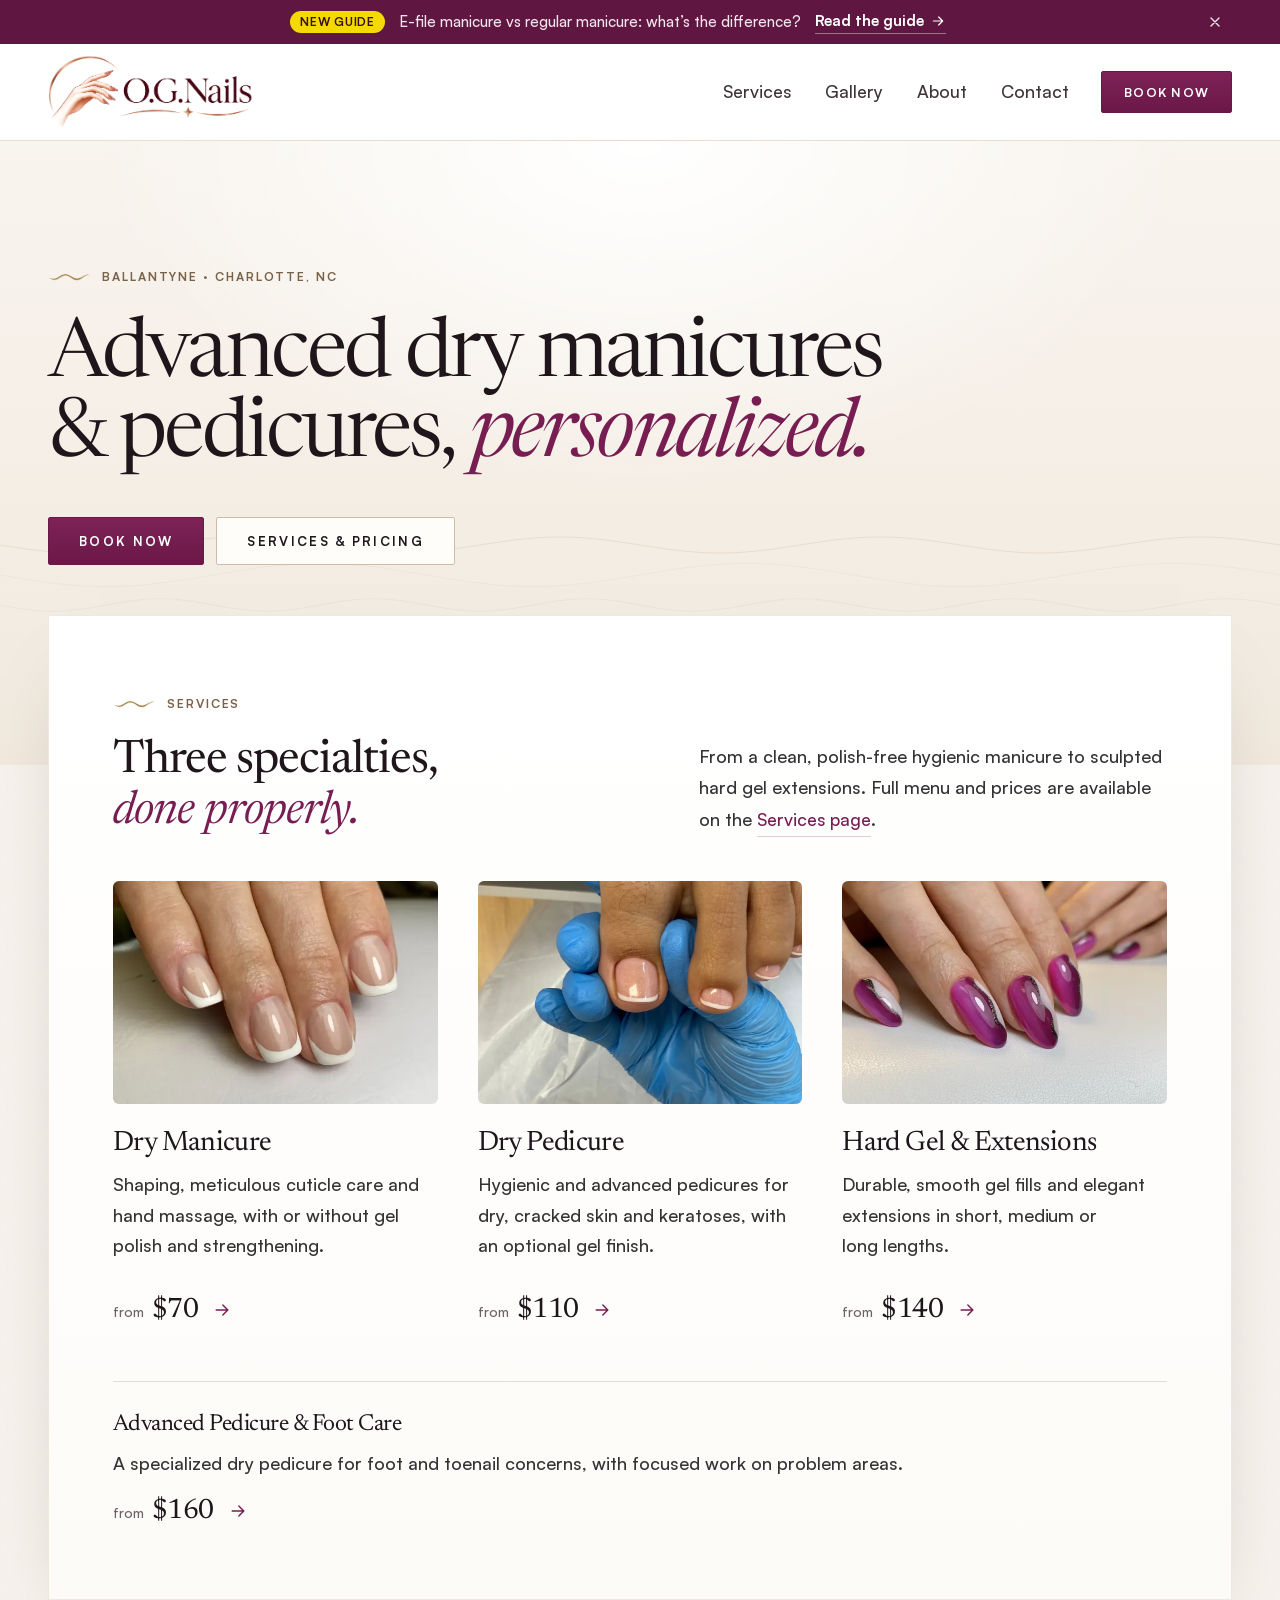
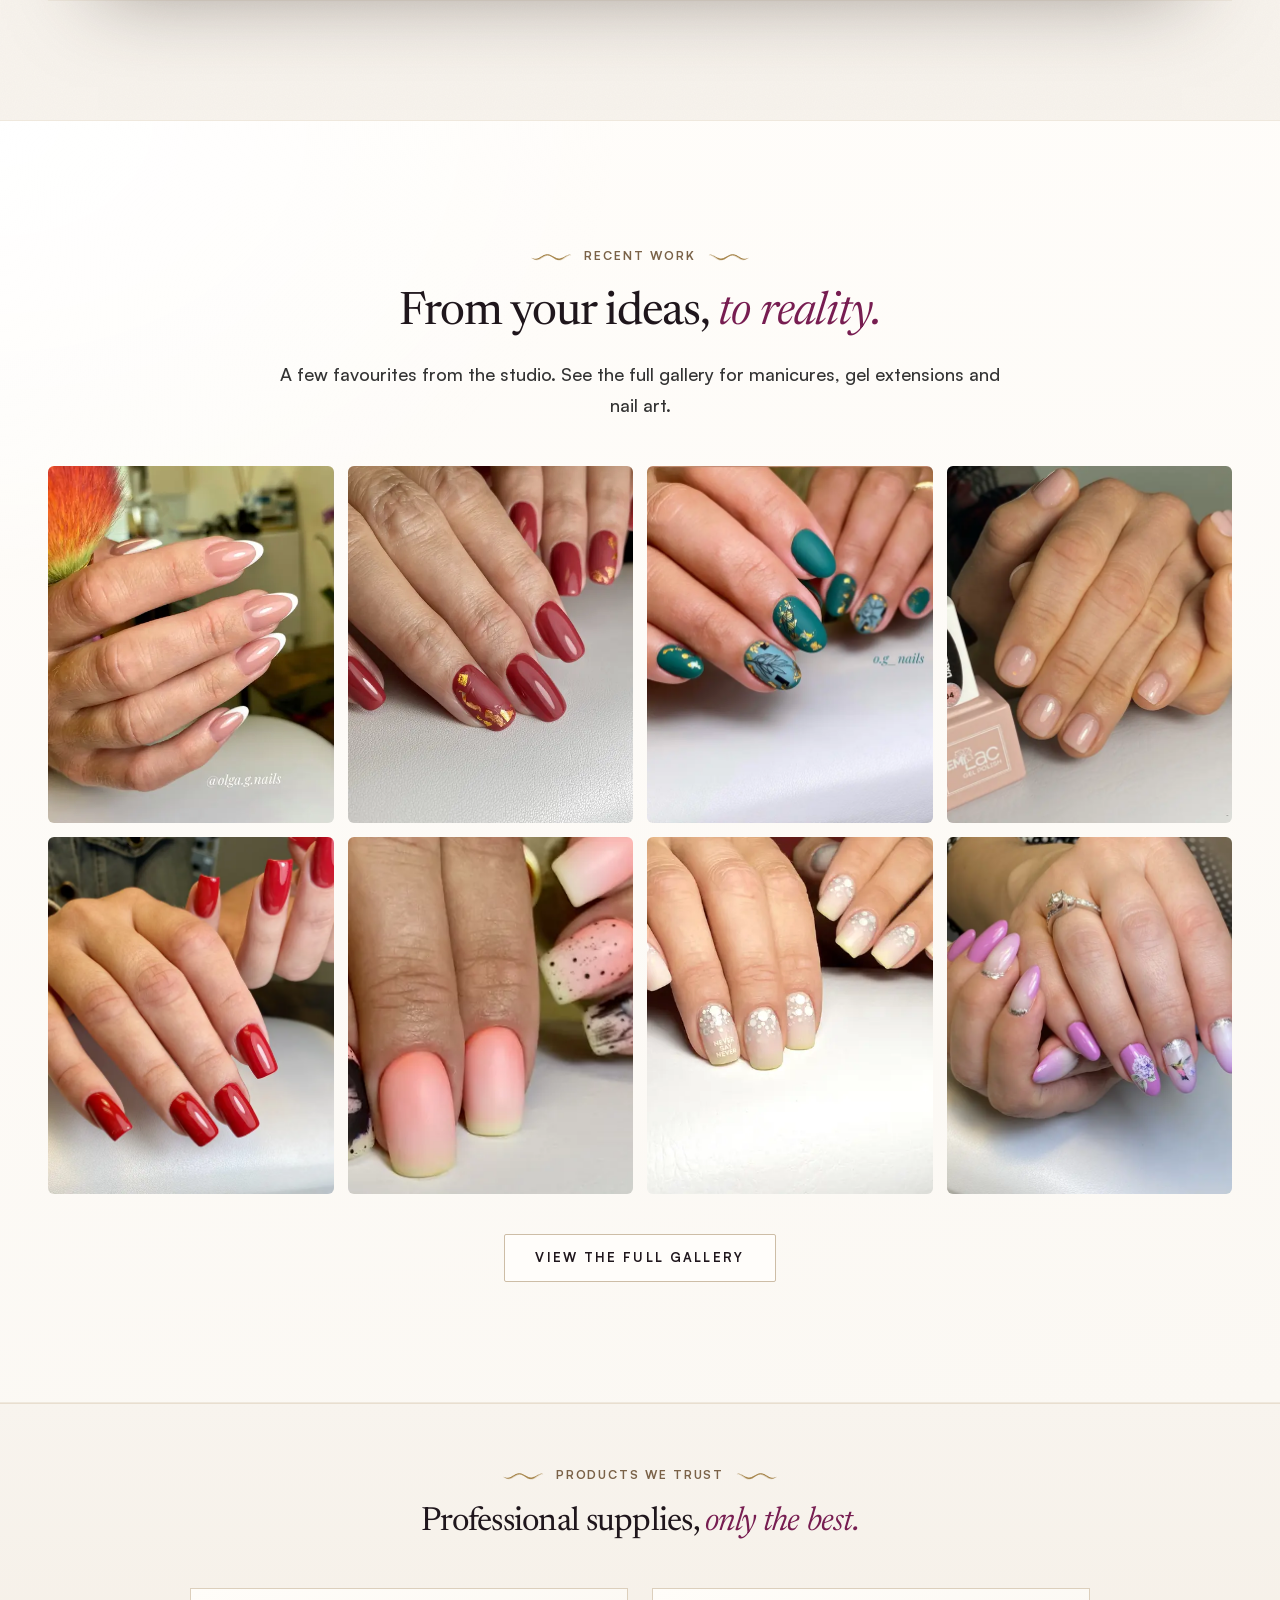
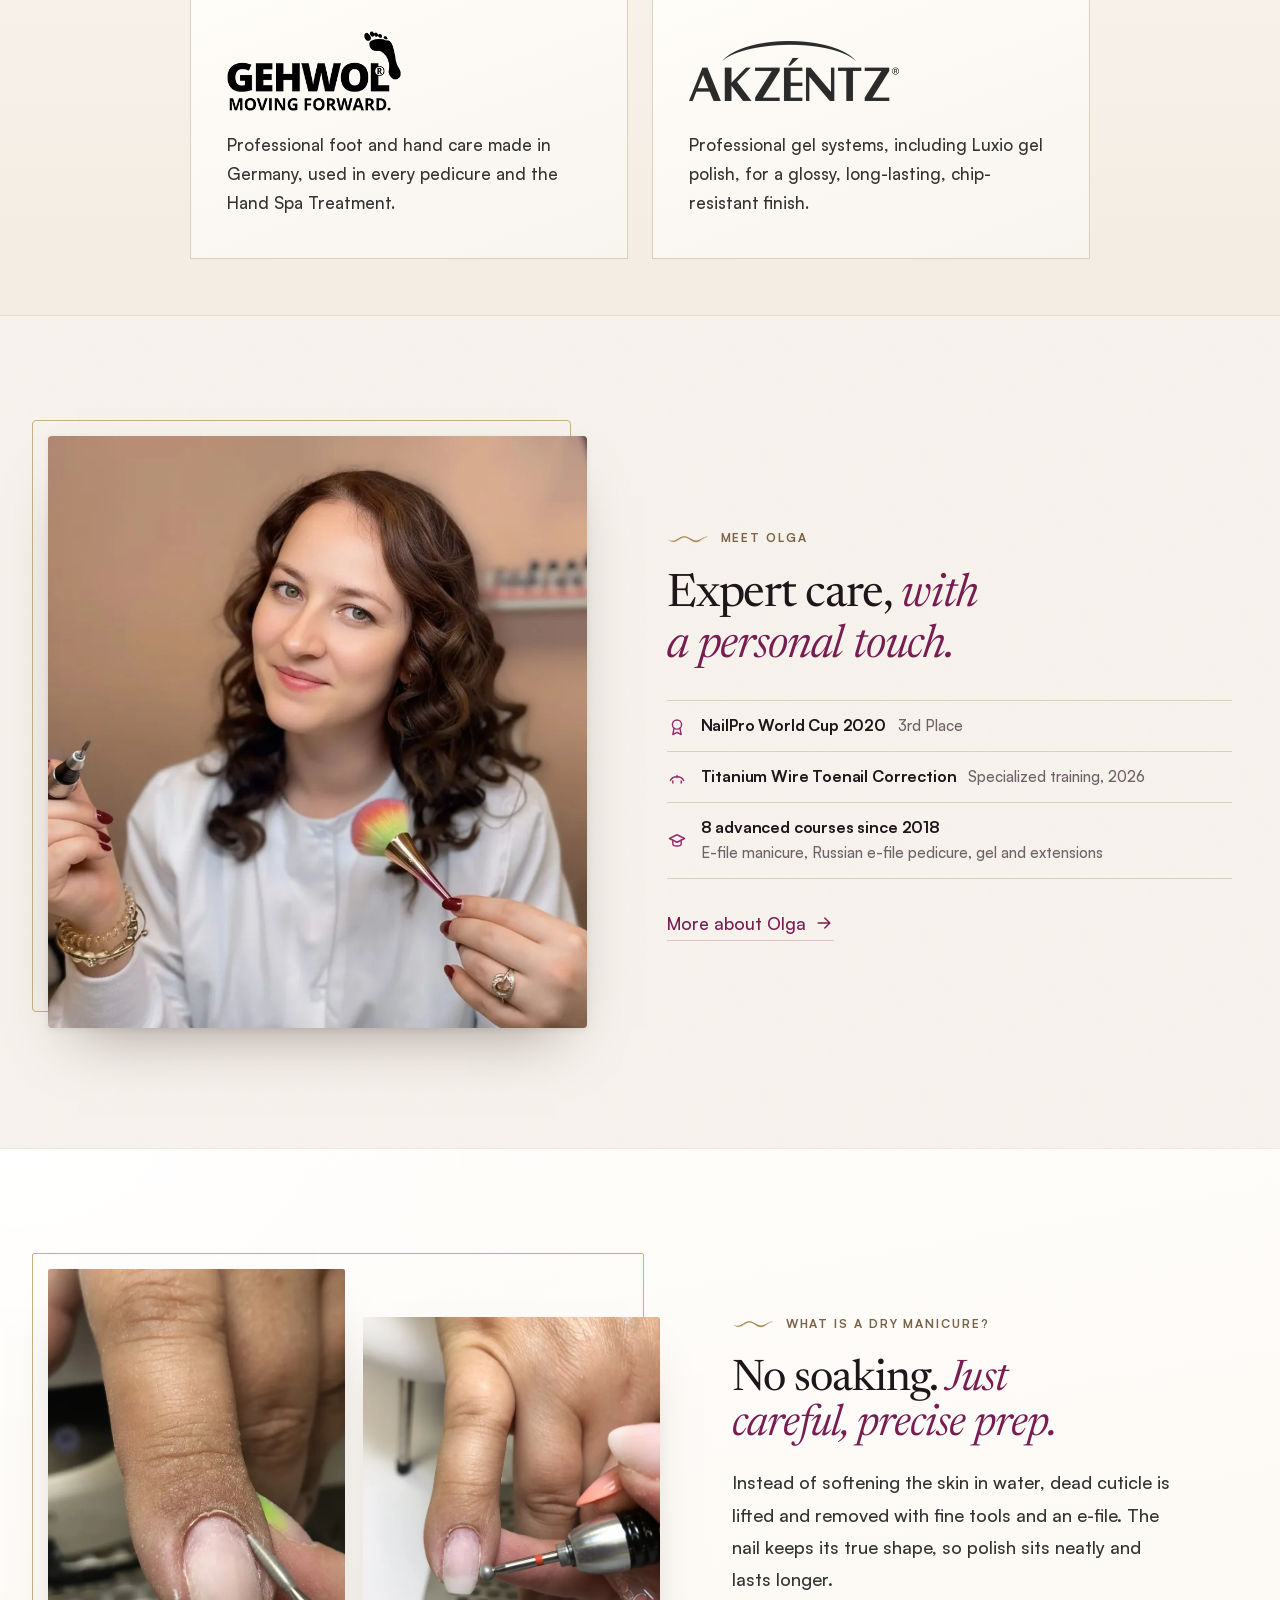
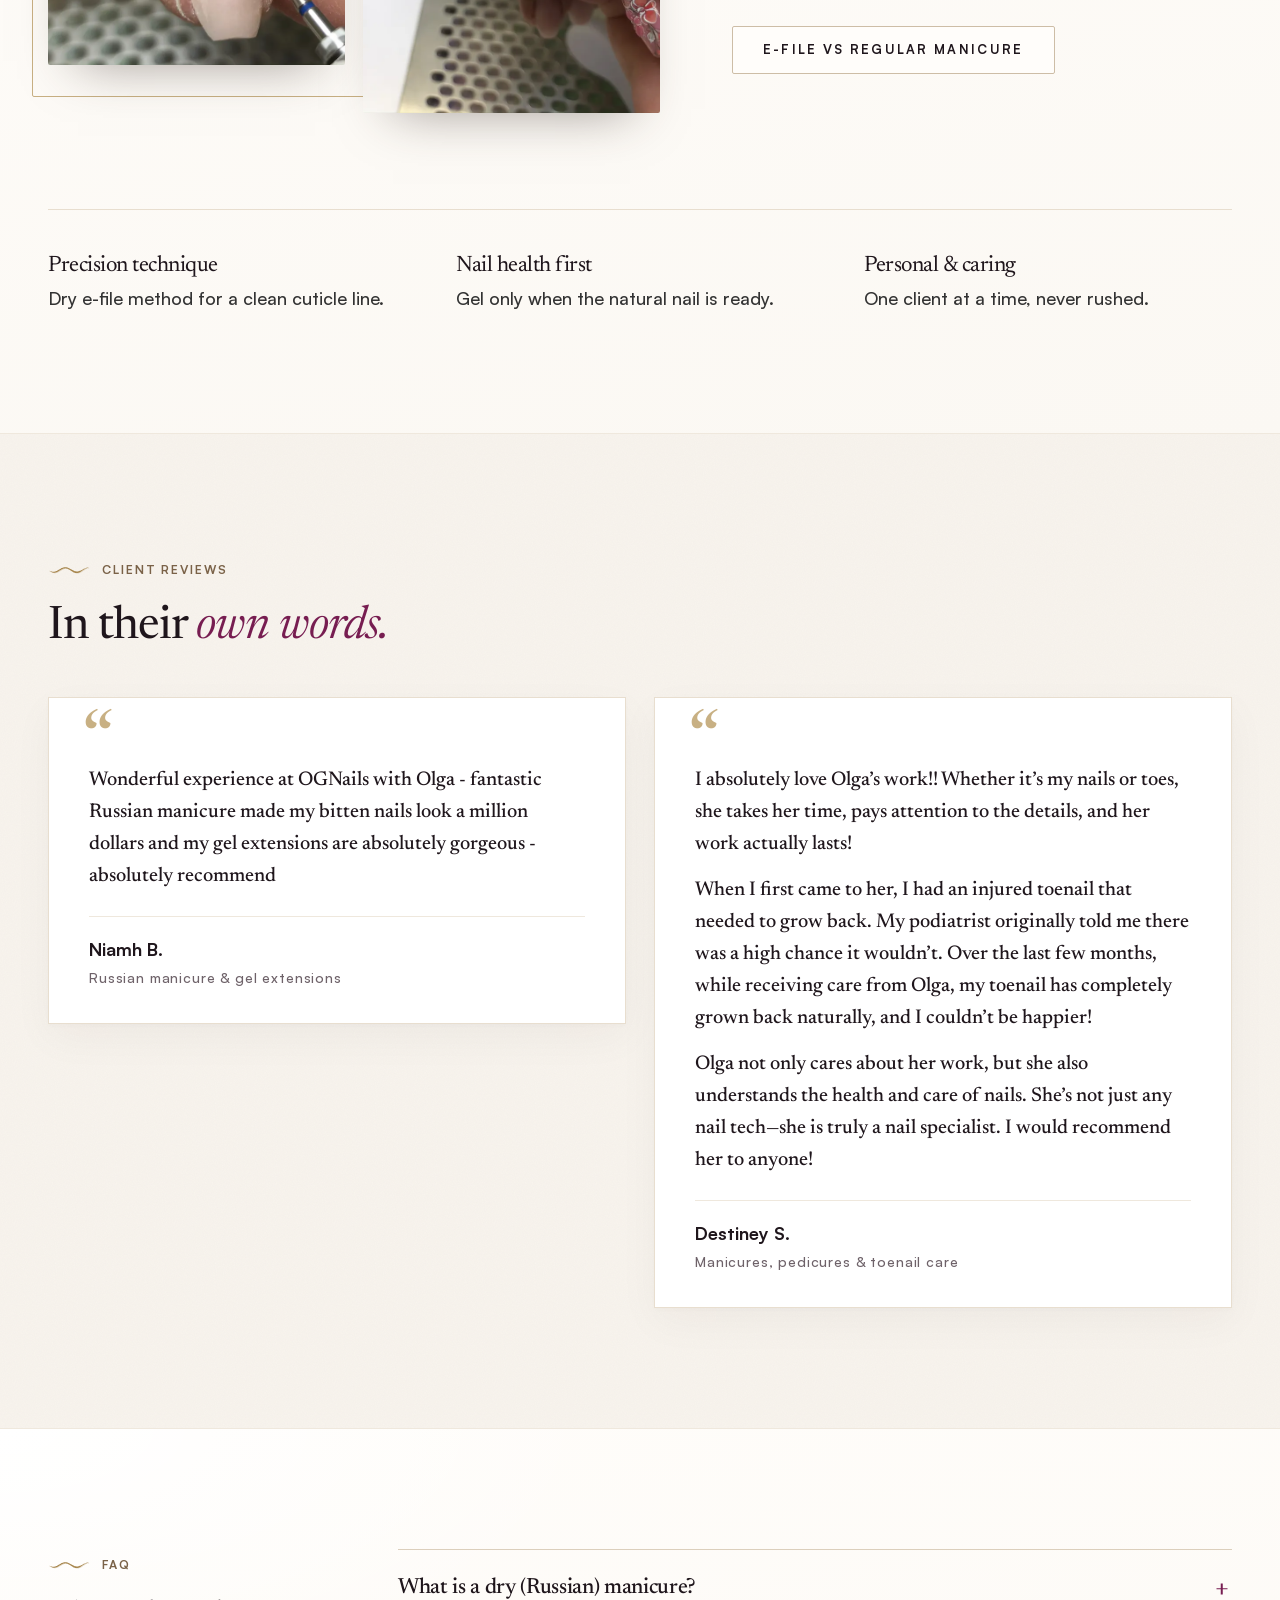
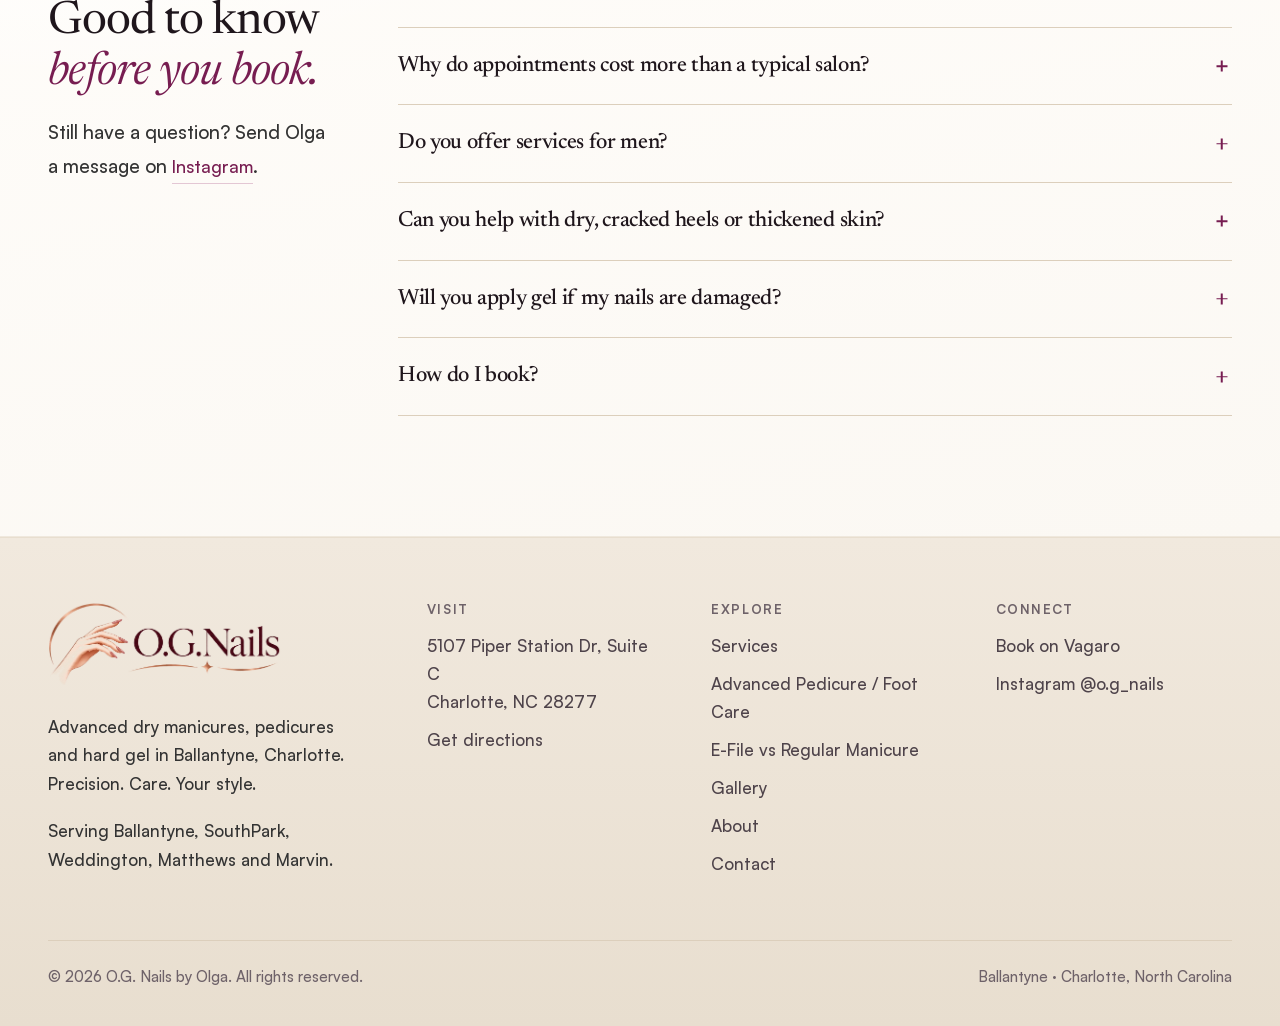
<file: index.html>
<!doctype html>
<html lang="en">
<head>
<meta charset="utf-8">
<!-- Google tag (gtag.js) -->
<script>
    !function(t,e){var o,n,p,r;e.__SV||(window.posthog && window.posthog.__loaded)||(window.posthog=e,e._i=[],e.init=function(i,s,a){function g(t,e){var o=e.split(".");2==o.length&&(t=t[o[0]],e=o[1]),t[e]=function(){t.push([e].concat(Array.prototype.slice.call(arguments,0)))}}p||((p=t.createElement("script")).type="text/javascript",p.crossOrigin="anonymous",p.async=!0,p.src=s.api_host.replace(".i.posthog.com","-assets.i.posthog.com")+"/static/array.js",p.onerror=function(){p=null},(r=t.getElementsByTagName("script")[0]).parentNode.insertBefore(p,r));var u=e;for(void 0!==a?u=e[a]=[]:a="posthog",u.people=u.people||[],Object.defineProperty(u,"toString",{configurable:!0,enumerable:!0,writable:!0,value:function(t){var e="posthog";return"posthog"!==a&&(e+="."+a),t||(e+=" (stub)"),e}}),Object.defineProperty(u.people,"toString",{configurable:!0,enumerable:!0,writable:!0,value:function(){return u.toString(1)+".people (stub)"}}),o="vu pu gu mu init Gu Qu Hu Wu Xu il Vu Yu ju oc ac lc uc cc hc capture getExtension Zu hu gc calculateEventProperties vc register register_once register_for_session unregister unregister_for_session zu mc getFeatureFlag getFeatureFlagPayload getFeatureFlagResult getAllFeatureFlags isFeatureEnabled reloadFeatureFlags updateFlags updateEarlyAccessFeatureEnrollment getEarlyAccessFeatures on onFeatureFlags onSurveysLoaded onSessionId getSurveys getActiveMatchingSurveys onActiveMatchingSurveysChanged renderSurvey displaySurvey cancelPendingSurvey canRenderSurvey canRenderSurveyAsync wc identify setPersonProperties unsetPersonProperties group resetGroups setPersonPropertiesForFlags resetPersonPropertiesForFlags setGroupPropertiesForFlags resetGroupPropertiesForFlags reset kc shutdown setIdentity clearIdentity get_distinct_id getGroups get_session_id get_session_replay_url alias set_config startSessionRecording stopSessionRecording sessionRecordingStarted captureException addExceptionStep captureLog startExceptionAutocapture stopExceptionAutocapture loadToolbar get_property getSessionProperty yc nc createPersonProfile setInternalOrTestUser bc xu ku opt_in_capturing opt_out_capturing Su has_opted_in_capturing has_opted_out_capturing get_explicit_consent_status is_capturing clear_opt_in_out_capturing tc debug nl Os getPageViewId captureTraceFeedback captureTraceMetric Du".split(" "),n=0;n<o.length;n++)g(u,o[n]);e._i.push([i,s,a])},e.__SV=1)}(document,window.posthog||[]);
    posthog.init('phc_rKeMGLRDmFMbcvj2HG238b6Ui7hPsgeLKQimXH4zbVta', {
        api_host: 'https://us.i.posthog.com',
        defaults: '2026-05-30',
        person_profiles: 'identified_only', // or 'always' to create profiles for anonymous users as well
    })
</script>
<script async src="https://www.googletagmanager.com/gtag/js?id=G-LPJMN4SHJZ"></script>
<script>
  window.dataLayer = window.dataLayer || [];
  function gtag(){dataLayer.push(arguments);}
  gtag('js', new Date());

  gtag('config', 'G-LPJMN4SHJZ');
</script>
<meta name="viewport" content="width=device-width, initial-scale=1, viewport-fit=cover">
<title>Russian Manicure & Pedicure in Charlotte | O.G. Nails by Olga</title>
<meta name="description" content="Dry (Russian) manicures, pedicures, advanced foot care and hard gel in Ballantyne, Charlotte NC, near SouthPark, Matthews and Weddington. Book online.">
<meta name="theme-color" content="#ffffff">
<link rel="icon" href="favicon.ico?v=f0ef2752" sizes="any">
<link rel="icon" type="image/png" sizes="32x32" href="assets/img/favicon-32.png?v=cf6e3716">
<link rel="icon" type="image/png" sizes="192x192" href="assets/img/favicon-192.png?v=92e95df4">
<link rel="apple-touch-icon" href="assets/img/apple-touch-icon.png?v=94cba978">
<meta property="og:type" content="website">
<meta property="og:site_name" content="O.G. Nails by Olga">
<meta property="og:title" content="Russian Manicure &amp; Pedicure in Charlotte | O.G. Nails by Olga">
<meta property="og:description" content="Dry (Russian) manicures, pedicures, advanced foot care and hard gel in Ballantyne, Charlotte NC, near SouthPark, Matthews and Weddington. Book online.">
<link rel="canonical" href="https://ognailscharlotte.com/">
<meta property="og:url" content="https://ognailscharlotte.com/">
<meta property="og:image" content="https://ognailscharlotte.com/assets/img/og-image.jpg">
<meta property="og:image:width" content="1200">
<meta property="og:image:height" content="630">
<meta property="og:image:alt" content="O.G. Nails by Olga, nail studio in Ballantyne, Charlotte NC">
<meta property="og:locale" content="en_US">
<meta name="twitter:card" content="summary_large_image">
<meta name="twitter:title" content="Russian Manicure &amp; Pedicure in Charlotte | O.G. Nails by Olga">
<meta name="twitter:description" content="Dry (Russian) manicures, pedicures, advanced foot care and hard gel in Ballantyne, Charlotte NC, near SouthPark, Matthews and Weddington. Book online.">
<link rel="preload" href="assets/fonts/newsreader-latin-opsz-normal.woff2" as="font" type="font/woff2" crossorigin>
<link rel="preload" href="assets/fonts/satoshi-medium.woff2" as="font" type="font/woff2" crossorigin>
<link rel="stylesheet" href="assets/css/styles.css?v=38c53be3">
<script type="application/ld+json">{"@context": "https://schema.org", "@type": "FAQPage", "mainEntity": [{"@type": "Question", "name": "What is a dry (Russian) manicure?", "acceptedAnswer": {"@type": "Answer", "text": "A dry manicure is done without soaking the hands in water. Instead, Olga uses a precision e-file and fine tools to gently lift and remove dead cuticle tissue and refine the nail fold. Because the nail isn\u2019t swollen with water, polish is applied to the nail\u2019s true shape, which helps it sit closer to the cuticle and look neater for longer."}}, {"@type": "Question", "name": "Why do appointments cost more than a typical salon?", "acceptedAnswer": {"@type": "Answer", "text": "You\u2019re paying for time, advanced training and meticulous technique, not a quick turnover. The goal is healthy nails and a result that holds up between visits."}}, {"@type": "Question", "name": "Do you offer services for men?", "acceptedAnswer": {"@type": "Answer", "text": "Yes. There\u2019s a dedicated Hygienic Manicure for Men and Hygienic Pedicure for Men: clean shaping, cuticle care and massage, with no polish."}}, {"@type": "Question", "name": "Can you help with dry, cracked heels or thickened skin?", "acceptedAnswer": {"@type": "Answer", "text": "That\u2019s what the Advanced Pedicure is for. It addresses keratoses, cracks and excessive dryness, and can be combined with gel polish when the natural nail is suitable."}}, {"@type": "Question", "name": "Will you apply gel if my nails are damaged?", "acceptedAnswer": {"@type": "Answer", "text": "Nail health comes first. Gel polish is applied only when the natural nail plate is healthy and suitable. If it isn\u2019t, Olga will suggest a strengthening option or a hygienic service instead."}}, {"@type": "Question", "name": "How do I book?", "acceptedAnswer": {"@type": "Answer", "text": "All appointments are booked online through Vagaro, where you can see live availability and current prices. If you have trouble booking through Vagaro, send a message on Instagram to request an appointment."}}]}</script><script type="application/ld+json">{"@context": "https://schema.org", "@type": "Person", "@id": "https://ognailscharlotte.com/#olga", "name": "Olga Glavatcaia", "jobTitle": "Nail specialist", "image": "https://ognailscharlotte.com/images/olga-glavatcaia-md.webp", "url": "https://ognailscharlotte.com/about", "worksFor": {"@id": "https://ognailscharlotte.com/#business"}, "sameAs": ["https://www.instagram.com/o.g_nails"], "award": "NailPro World Cup 2020, 3rd place", "knowsAbout": ["Russian e-file manicure", "Dry pedicure", "Titanium wire toenail correction", "Hard gel extensions", "French sculpture gel nails"], "workLocation": {"@id": "https://ognailscharlotte.com/#business"}}</script><script type="application/ld+json">{"@context": "https://schema.org", "@type": "NailSalon", "@id": "https://ognailscharlotte.com/#business", "name": "O.G. Nails by Olga", "alternateName": "O.G. Nails", "image": "https://ognailscharlotte.com/images/olga-glavatcaia-md.webp", "url": "https://ognailscharlotte.com/", "logo": "https://ognailscharlotte.com/logo-badge.png", "description": "Advanced dry (Russian) manicures, dry pedicures, advanced pedicure and foot care, and hard gel extensions by Olga Glavatcaia in Ballantyne, Charlotte, NC, near SouthPark, Weddington, Matthews and Marvin.", "address": {"@type": "PostalAddress", "streetAddress": "5107 Piper Station Dr, Suite C", "addressLocality": "Charlotte", "addressRegion": "NC", "postalCode": "28277", "addressCountry": "US"}, "hasMap": "https://www.google.com/maps/search/?api=1&query=5107+Piper+Station+Dr+Suite+C+Charlotte+NC+28277", "areaServed": [{"@type": "City", "name": "Charlotte"}, {"@type": "City", "name": "Matthews"}, {"@type": "City", "name": "Weddington"}, {"@type": "City", "name": "Marvin"}, {"@type": "Place", "name": "Ballantyne"}, {"@type": "Place", "name": "SouthPark"}], "priceRange": "$$$", "currenciesAccepted": "USD", "founder": {"@id": "https://ognailscharlotte.com/#olga"}, "employee": {"@id": "https://ognailscharlotte.com/#olga"}, "knowsAbout": ["Russian manicure", "Dry manicure", "E-file manicure", "Dry pedicure", "Advanced pedicure", "Cracked heels", "Calluses and corns", "Thick toenails", "Titanium wire toenail correction", "Hard gel extensions", "Nail art"], "sameAs": ["https://www.instagram.com/o.g_nails", "https://www.vagaro.com/ognails"], "potentialAction": {"@type": "ReserveAction", "target": {"@type": "EntryPoint", "urlTemplate": "https://www.vagaro.com/ognails", "actionPlatform": ["https://schema.org/DesktopWebPlatform", "https://schema.org/MobileWebPlatform"]}, "result": {"@type": "Reservation", "name": "Nail appointment"}}}</script>
</head>
<body class="has-overlay-header">
<a class="skip-link" href="#main">Skip to content</a>
<div class="promo-bar" id="promo-bar" role="region" aria-label="Announcement">
  <div class="container promo-inner">
    <p><span class="promo-tag">New guide</span><span>E-file manicure vs regular manicure: what’s the difference?</span><a class="promo-link" href="/e-file-vs-regular-manicure" data-promo="efile-guide">Read the guide <svg class="icon" viewBox="0 0 24 24" aria-hidden="true"><path d="M5 12h14M13 6l6 6-6 6"/></svg></a></p>
    <button class="promo-close" type="button" aria-label="Dismiss announcement"><svg class="icon" viewBox="0 0 24 24" aria-hidden="true"><path d="M6 6l12 12M18 6 6 18"/></svg></button>
  </div>
</div>
<script>try{if(localStorage.getItem('promo-efile-closed'))document.getElementById('promo-bar').remove()}catch(e){}</script>
<header class="site-header">
  <div class="container nav-wrap">
    <a class="brand" href="/"><img class="logo" src="assets/img/logo-og.webp?v=9fd27e76" width="971" height="350" alt="O.G. Nails by Olga"></a>
    <button class="nav-toggle" type="button" aria-expanded="false" aria-controls="site-nav" aria-label="Menu"><span class="bar"></span></button>
    <nav class="site-nav" id="site-nav" aria-label="Main"><a href="/services">Services</a><a href="/gallery">Gallery</a><a href="/about">About</a><a href="/contact">Contact</a></nav>
    <a class="button button-small header-book" href="https://www.vagaro.com/ognails" data-book="header">Book Now</a>
  </div>
</header>
<main id="main">

<section class="hero hero-full">
  <div class="hero-waves" aria-hidden="true"><span class="wave w1"></span><span class="wave w2"></span><span class="wave w3"></span></div>
  <div class="container">
    <div class="hero-copy">
      <span class="eyebrow">Ballantyne &middot; Charlotte, NC</span>
      <h1>Advanced dry manicures &amp; pedicures, <em>personalized.</em></h1>
      <div class="hero-actions">
        <a class="button" href="https://www.vagaro.com/ognails" data-book="home-hero">Book Now</a>
        <a class="button button-secondary" href="/services">Services &amp; pricing</a>
      </div>
    </div>
  </div>
</section>

<section class="section services-overlap" id="services">
  <div class="container">
    <div class="section-head reveal">
      <div>
        <span class="eyebrow">Services</span>
        <h2>Three specialties, <em>done properly.</em></h2>
      </div>
      <p>From a clean, polish-free hygienic manicure to sculpted hard gel extensions. Full menu and prices are available on the <a class="text-link" href="/services">Services page</a>.</p>
    </div>
    <div class="service-cards reveal">
      <a class="service-card" href="/services#manicure">
        <div class="media"><img src="images/gallery/og-nails-charlotte-05-sm.webp?v=bdfd2102" width="570" height="720" alt="Short natural French manicure" loading="lazy" decoding="async"></div>
        <div class="body">
          <h3>Dry Manicure</h3>
          <p>Shaping, meticulous cuticle care and hand massage, with or without gel polish and strengthening.</p>
          <div class="meta"><span class="price-from">from <strong>$70</strong></span><span class="arrow"><svg class="icon" viewBox="0 0 24 24" aria-hidden="true"><path d="M5 12h14M13 6l6 6-6 6"/></svg></span></div>
        </div>
      </a>
      <a class="service-card" href="/services#pedicure">
        <div class="media"><img src="images/gallery/pedicure-french-gel-sm.webp?v=6d8b30b8" width="1000" height="693" alt="Natural French gel pedicure with neatly shaped toenails" loading="lazy" decoding="async"></div>
        <div class="body">
          <h3>Dry Pedicure</h3>
          <p>Hygienic and advanced pedicures for dry, cracked skin and keratoses, with an optional gel finish.</p>
          <div class="meta"><span class="price-from">from <strong>$110</strong></span><span class="arrow"><svg class="icon" viewBox="0 0 24 24" aria-hidden="true"><path d="M5 12h14M13 6l6 6-6 6"/></svg></span></div>
        </div>
      </a>
      <a class="service-card" href="/services#hard-gel">
        <div class="media"><img src="images/gallery/og-nails-charlotte-31-sm.webp?v=49a13223" width="603" height="720" alt="Plum almond hard gel nails with white and silver accents" loading="lazy" decoding="async"></div>
        <div class="body">
          <h3>Hard Gel &amp; Extensions</h3>
          <p>Durable, smooth gel fills and elegant extensions in short, medium or long lengths.</p>
          <div class="meta"><span class="price-from">from <strong>$140</strong></span><span class="arrow"><svg class="icon" viewBox="0 0 24 24" aria-hidden="true"><path d="M5 12h14M13 6l6 6-6 6"/></svg></span></div>
        </div>
      </a>
    </div>
    <a class="svc-sub service-card reveal" href="/advanced-pedicure-foot-care">
      <div class="body">
        <h3>Advanced Pedicure &amp; Foot Care</h3>
        <p>A specialized dry pedicure for foot and toenail concerns, with focused work on problem areas.</p>
        <div class="meta"><span class="price-from">from <strong>$160</strong></span><span class="arrow"><svg class="icon" viewBox="0 0 24 24" aria-hidden="true"><path d="M5 12h14M13 6l6 6-6 6"/></svg></span></div>
      </div>
    </a>
  </div>
</section>

<section class="section section-tint" id="work">
  <div class="container">
    <div class="section-head center reveal">
      <span class="eyebrow">Recent work</span>
      <h2>From your ideas, <em>to reality.</em></h2>
      <p>A few favourites from the studio. See the full gallery for manicures, gel extensions and nail art.</p>
    </div>
    <div class="photo-grid reveal">
      <a class="tile" href="/gallery"><img src="images/gallery/og-nails-charlotte-02-sm.webp?v=d108722f" width="487" height="720" alt="Classic white French tips on almond nails" loading="lazy" decoding="async"></a><a class="tile" href="/gallery"><img src="images/gallery/og-nails-charlotte-04-sm.webp?v=8ce168ab" width="540" height="720" alt="Deep burgundy gel manicure with gold foil accents" loading="lazy" decoding="async"></a><a class="tile" href="/gallery"><img src="images/gallery/og-nails-charlotte-07-sm.webp?v=54ab1840" width="576" height="720" alt="Matte teal manicure with gold leaf and botanical accents" loading="lazy" decoding="async"></a><a class="tile" href="/gallery"><img src="images/gallery/og-nails-charlotte-08-sm.webp?v=9a9e8c57" width="674" height="720" alt="Sheer nude gel manicure on short natural nails" loading="lazy" decoding="async"></a><a class="tile" href="/gallery"><img src="images/gallery/og-nails-charlotte-11-sm.webp?v=4b78065f" width="681" height="720" alt="Glossy red square gel extensions" loading="lazy" decoding="async"></a><a class="tile" href="/gallery"><img src="images/gallery/og-nails-charlotte-12-sm.webp?v=50ec6b43" width="720" height="427" alt="Peach ombre manicure with hand-painted portrait art" loading="lazy" decoding="async"></a><a class="tile" href="/gallery"><img src="images/gallery/og-nails-charlotte-10-sm.webp?v=3ba66a74" width="720" height="540" alt="Soft nude manicure with white dot design" loading="lazy" decoding="async"></a><a class="tile" href="/gallery"><img src="images/gallery/og-nails-charlotte-18-sm.webp?v=b3966a86" width="662" height="720" alt="Lilac ombre almond nails with floral art" loading="lazy" decoding="async"></a>
    </div>
    <div class="section-foot"><a class="button button-secondary" href="/gallery">View the full gallery</a></div>
  </div>
</section>



<section class="brands" aria-labelledby="brands-title">
  <div class="container brands-grid reveal">
    <div class="brands-copy">
      <span class="eyebrow">Products we trust</span>
      <h2 id="brands-title">Professional supplies, <em>only the best.</em></h2>
    </div>
    <ul class="brand-list">
      <li class="brand-tile">
        <span class="brand-logo" data-brand="gehwol"><img src="images/brands/gehwol.png?v=208dd46d" width="314" height="144" alt="Gehwol" loading="lazy" decoding="async"></span>
        <p>Professional foot and hand care made in Germany, used in every pedicure and the Hand Spa Treatment.</p>
      </li>
      <li class="brand-tile">
        <span class="brand-logo" data-brand="akzentz"><img src="images/brands/akzentz.png?v=c13eb7dd" width="420" height="120" alt="Akzentz" loading="lazy" decoding="async"></span>
        <p>Professional gel systems, including Luxio gel polish, for a glossy, long-lasting, chip-resistant finish.</p>
      </li>
    </ul>
  </div>
</section>

<section class="section" id="about">
  <div class="container about-split">
    <figure class="hero-photo">
    <div class="portrait reveal">
      <img src="images/olga-glavatcaia-md.webp?v=e395c34f" width="1184" height="864" alt="Olga Glavatcaia, nail specialist, in her Charlotte studio" loading="lazy" decoding="async">
      <div class="portrait-badge"><span class="medal">3rd</span><span><strong>NailPro World Cup</strong>2020 placement</span></div>
    </div>
    </figure>
    <div class="about-copy reveal">
      <span class="eyebrow">Meet Olga</span>
      <h2>Expert care, <em>with a personal touch.</em></h2>
      <ul class="badges">
        <li class="badge"><svg class="icon" viewBox="0 0 24 24" aria-hidden="true"><circle cx="12" cy="9" r="5.5"/><path d="M8.5 13.3 7 21l5-2.6 5 2.6-1.5-7.7"/></svg><div><strong>NailPro World Cup 2020</strong><span>3rd Place</span></div></li>
        <li class="badge"><svg class="icon" viewBox="0 0 24 24" aria-hidden="true"><path d="M4 15c3-6 13-6 16 0"/><path d="M7 15.5V18M17 15.5V18M12 11.5V9"/></svg><div><strong>Titanium Wire Toenail Correction</strong><span>Specialized training, 2026</span></div></li>
        <li class="badge wide"><svg class="icon" viewBox="0 0 24 24" aria-hidden="true"><path d="m3 9 9-4.5L21 9l-9 4.5L3 9Z"/><path d="M7 11v4.5c0 1.4 2.2 2.5 5 2.5s5-1.1 5-2.5V11"/></svg><div><strong>8 advanced courses since 2018</strong><span>E-file manicure, Russian e-file pedicure, gel and extensions</span></div></li>
      </ul>
      <a class="text-link" href="/about">More about Olga <svg class="icon" viewBox="0 0 24 24" aria-hidden="true"><path d="M5 12h14M13 6l6 6-6 6"/></svg></a>
    </div>
  </div>
</section>

<section class="section section-tint" id="approach">
  <div class="container">
    <div class="dry-feature reveal">
      <div class="dry-media">
        <figure><img src="images/gallery/process-cuticle-sm.webp?v=d08b654b" width="675" height="900" alt="Close-up of precise e-file cuticle work during a dry manicure" loading="lazy" decoding="async"></figure>
        <figure><img src="images/gallery/process-structure-sm.webp?v=adda1b46" width="675" height="900" alt="Building a natural-looking hard gel structure with an e-file" loading="lazy" decoding="async"></figure>
      </div>
      <div class="dry-copy">
        <span class="eyebrow">What is a dry manicure?</span>
        <h2>No soaking. <em>Just careful, precise prep.</em></h2>
        <p>Instead of softening the skin in water, dead cuticle is lifted and removed with fine tools and an e-file. The nail keeps its true shape, so polish sits neatly and lasts longer.</p>
        <div class="hero-actions"><a class="button button-secondary" href="/e-file-vs-regular-manicure">E-file vs regular manicure</a></div>
      </div>
    </div>
    <ol class="approach-steps reveal">
      <li><h3>Precision technique</h3><p>Dry e-file method for a clean cuticle line.</p></li>
      <li><h3>Nail health first</h3><p>Gel only when the natural nail is ready.</p></li>
      <li><h3>Personal &amp; caring</h3><p>One client at a time, never rushed.</p></li>
    </ol>
  </div>
</section>

<section class="section" id="reviews">
  <div class="container">
    <div class="section-head reveal">
      <div>
        <span class="eyebrow">Client reviews</span>
        <h2>In their <em>own words.</em></h2>
      </div>
    </div>
    <div class="reviews-grid reveal">
      <figure class="review-card">
      <span class="review-mark" aria-hidden="true">&ldquo;</span>
      <blockquote><p>Wonderful experience at OGNails with Olga - fantastic Russian manicure made my bitten nails look a million dollars and my gel extensions are absolutely gorgeous - absolutely recommend</p></blockquote>
      <figcaption><strong>Niamh B.</strong><span>Russian manicure &amp; gel extensions</span></figcaption>
    </figure><figure class="review-card">
      <span class="review-mark" aria-hidden="true">&ldquo;</span>
      <blockquote><p>I absolutely love Olga&rsquo;s work!! Whether it&rsquo;s my nails or toes, she takes her time, pays attention to the details, and her work actually lasts!</p><p>When I first came to her, I had an injured toenail that needed to grow back. My podiatrist originally told me there was a high chance it wouldn&rsquo;t. Over the last few months, while receiving care from Olga, my toenail has completely grown back naturally, and I couldn&rsquo;t be happier!</p><p>Olga not only cares about her work, but she also understands the health and care of nails. She&rsquo;s not just any nail tech&mdash;she is truly a nail specialist. I would recommend her to anyone!</p></blockquote>
      <figcaption><strong>Destiney S.</strong><span>Manicures, pedicures &amp; toenail care</span></figcaption>
    </figure>
    </div>
  </div>
</section>

<section class="section section-tint" id="faq">
  <div class="container faq">
    <div class="reveal">
      <span class="eyebrow">FAQ</span>
      <h2 style="margin-top:18px">Good to know <em>before you book.</em></h2>
      <p class="lead" style="margin-top:18px">Still have a question? Send Olga a message on <a class="text-link" href="https://www.instagram.com/o.g_nails" target="_blank" rel="noopener">Instagram</a>.</p>
    </div>
    <div class="faq-list reveal"><details><summary>What is a dry (Russian) manicure?<span class="plus" aria-hidden="true"></span></summary><div class="answer"><p>A dry manicure is done without soaking the hands in water. Instead, Olga uses a precision e-file and fine tools to gently lift and remove dead cuticle tissue and refine the nail fold.</p><p>Because the nail isn’t swollen with water, polish is applied to the nail’s true shape, which helps it sit closer to the cuticle and look neater for longer.</p></div></details><details><summary>Why do appointments cost more than a typical salon?<span class="plus" aria-hidden="true"></span></summary><div class="answer"><p>You’re paying for time, advanced training and meticulous technique, not a quick turnover. The goal is healthy nails and a result that holds up between visits.</p></div></details><details><summary>Do you offer services for men?<span class="plus" aria-hidden="true"></span></summary><div class="answer"><p>Yes. There’s a dedicated Hygienic Manicure for Men and Hygienic Pedicure for Men: clean shaping, cuticle care and massage, with no polish.</p></div></details><details><summary>Can you help with dry, cracked heels or thickened skin?<span class="plus" aria-hidden="true"></span></summary><div class="answer"><p>That’s what the <a class="text-link" href="/advanced-pedicure-foot-care">Advanced Pedicure</a> is for. It addresses keratoses, cracks and excessive dryness, and can be combined with gel polish when the natural nail is suitable.</p></div></details><details><summary>Will you apply gel if my nails are damaged?<span class="plus" aria-hidden="true"></span></summary><div class="answer"><p>Nail health comes first. Gel polish is applied only when the natural nail plate is healthy and suitable. If it isn’t, Olga will suggest a strengthening option or a hygienic service instead.</p></div></details><details><summary>How do I book?<span class="plus" aria-hidden="true"></span></summary><div class="answer"><p>All appointments are booked online through <a class="text-link" href="https://www.vagaro.com/ognails" data-book="faq">Vagaro</a>, where you can see live availability and current prices. If you have trouble booking through Vagaro, send a message on <a class="text-link" href="https://www.instagram.com/o.g_nails" target="_blank" rel="noopener">Instagram</a> to request an appointment.</p></div></details></div>
  </div>
</section>

</main>
<footer class="site-footer">
  <div class="container">
    <div class="footer-grid">
      <div class="footer-brand">
        <a class="brand" href="/" ><img class="logo" src="assets/img/logo-og.webp?v=9fd27e76" width="971" height="350" alt="O.G. Nails by Olga"></a>
        <p>Advanced dry manicures, pedicures and hard gel in Ballantyne, Charlotte. Precision. Care. Your style.</p>
        <p class="footer-areas">Serving Ballantyne, SouthPark, Weddington, Matthews and Marvin.</p>
      </div>
      <div>
        <h3>Visit</h3>
        <ul>
          <li>5107 Piper Station Dr, Suite C<br>Charlotte, NC 28277</li>
          <li><a href="https://www.google.com/maps/search/?api=1&query=5107+Piper+Station+Dr+Suite+C+Charlotte+NC+28277" target="_blank" rel="noopener">Get directions</a></li>
        </ul>
      </div>
      <div>
        <h3>Explore</h3>
        <ul><li><a href="/services">Services</a></li><li><a href="/advanced-pedicure-foot-care">Advanced Pedicure / Foot Care</a></li><li><a href="/e-file-vs-regular-manicure">E-File vs Regular Manicure</a></li><li><a href="/gallery">Gallery</a></li><li><a href="/about">About</a></li><li><a href="/contact">Contact</a></li></ul>
      </div>
      <div>
        <h3>Connect</h3>
        <ul>
          <li><a href="https://www.vagaro.com/ognails" data-book="footer">Book on Vagaro</a></li>
          <li><a href="https://www.instagram.com/o.g_nails" target="_blank" rel="noopener">Instagram @o.g_nails</a></li>
        </ul>
      </div>
    </div>
    <div class="footer-bottom">
      <span>&copy; <span data-year>2026</span> O.G. Nails by Olga. All rights reserved.</span>
      <span>Ballantyne &middot; Charlotte, North Carolina</span>
    </div>
  </div>
</footer>
<div class="mobile-book">
  <a class="button" href="https://www.vagaro.com/ognails" data-book="mobile-bar">Book Now</a>
  <a class="button button-secondary" href="https://www.instagram.com/o.g_nails" target="_blank" rel="noopener" aria-label="Instagram"><svg class="icon" viewBox="0 0 24 24" aria-hidden="true"><rect x="3.5" y="3.5" width="17" height="17" rx="5"/><circle cx="12" cy="12" r="4"/><circle cx="17.2" cy="6.8" r=".6" fill="currentColor"/></svg></a>
</div>
<script src="assets/js/main.js?v=a03feeff" defer></script>
</body>
</html>
</file>
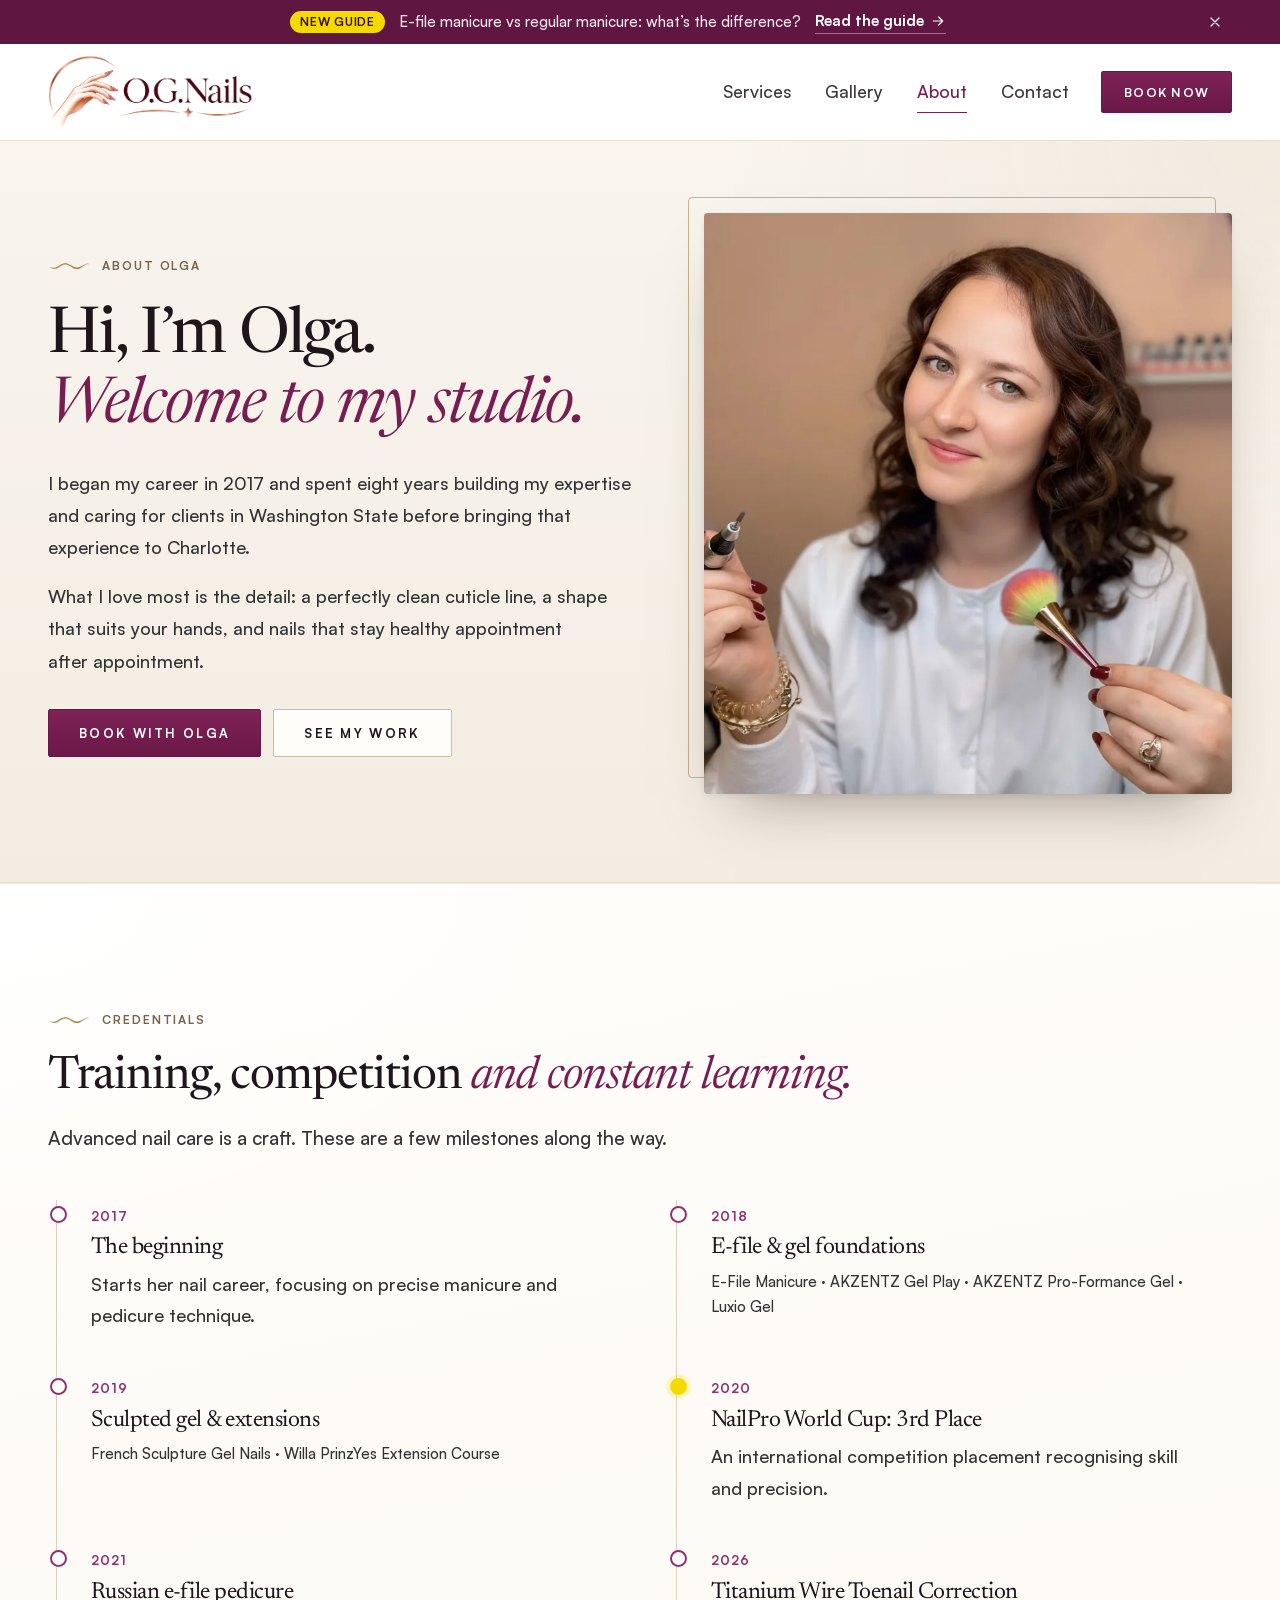
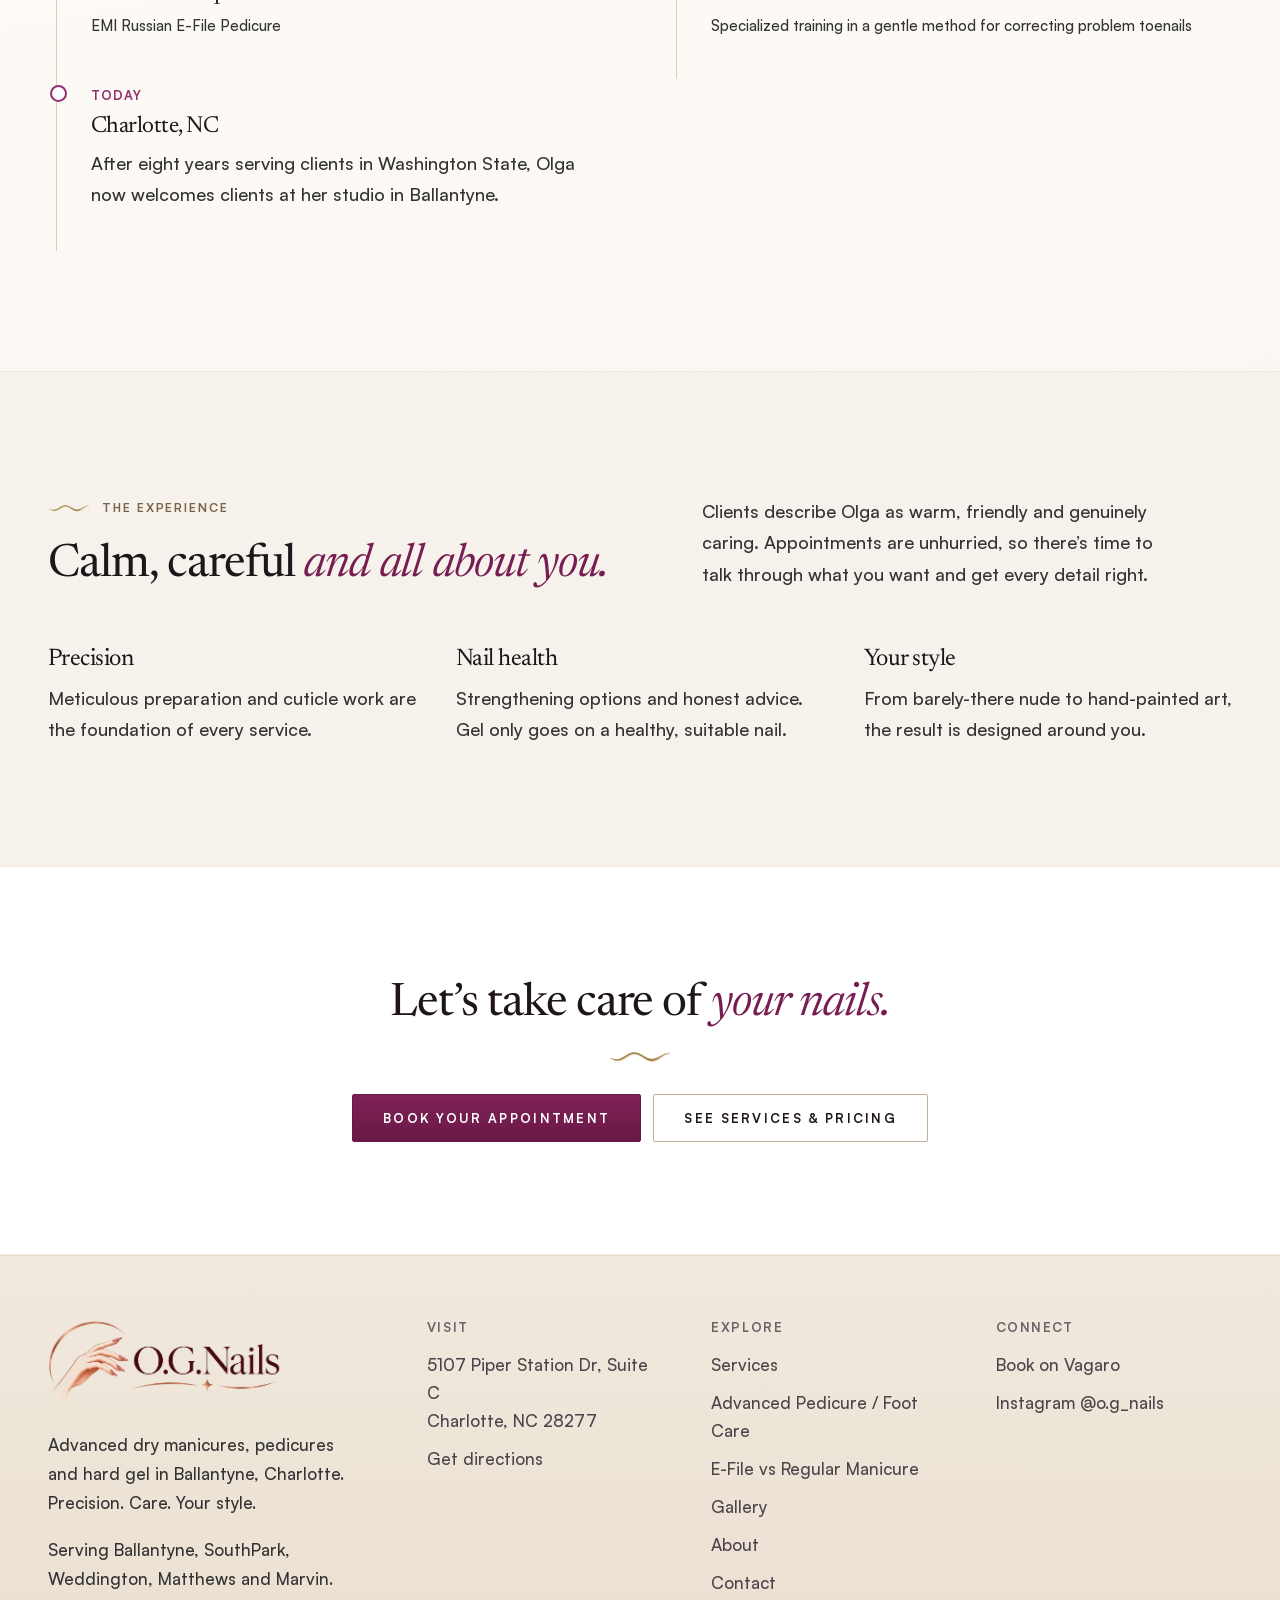
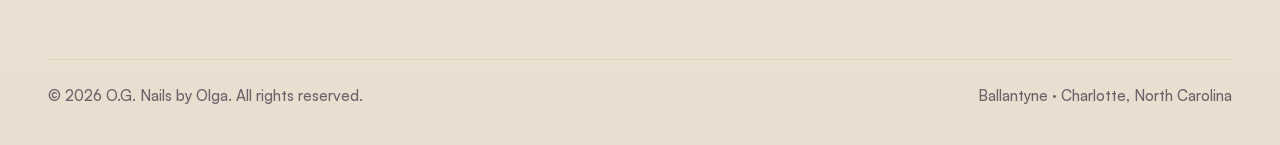
<file: about.html>
<!doctype html>
<html lang="en">
<head>
<meta charset="utf-8">
<!-- Google tag (gtag.js) -->
<script>
    !function(t,e){var o,n,p,r;e.__SV||(window.posthog && window.posthog.__loaded)||(window.posthog=e,e._i=[],e.init=function(i,s,a){function g(t,e){var o=e.split(".");2==o.length&&(t=t[o[0]],e=o[1]),t[e]=function(){t.push([e].concat(Array.prototype.slice.call(arguments,0)))}}p||((p=t.createElement("script")).type="text/javascript",p.crossOrigin="anonymous",p.async=!0,p.src=s.api_host.replace(".i.posthog.com","-assets.i.posthog.com")+"/static/array.js",p.onerror=function(){p=null},(r=t.getElementsByTagName("script")[0]).parentNode.insertBefore(p,r));var u=e;for(void 0!==a?u=e[a]=[]:a="posthog",u.people=u.people||[],Object.defineProperty(u,"toString",{configurable:!0,enumerable:!0,writable:!0,value:function(t){var e="posthog";return"posthog"!==a&&(e+="."+a),t||(e+=" (stub)"),e}}),Object.defineProperty(u.people,"toString",{configurable:!0,enumerable:!0,writable:!0,value:function(){return u.toString(1)+".people (stub)"}}),o="vu pu gu mu init Gu Qu Hu Wu Xu il Vu Yu ju oc ac lc uc cc hc capture getExtension Zu hu gc calculateEventProperties vc register register_once register_for_session unregister unregister_for_session zu mc getFeatureFlag getFeatureFlagPayload getFeatureFlagResult getAllFeatureFlags isFeatureEnabled reloadFeatureFlags updateFlags updateEarlyAccessFeatureEnrollment getEarlyAccessFeatures on onFeatureFlags onSurveysLoaded onSessionId getSurveys getActiveMatchingSurveys onActiveMatchingSurveysChanged renderSurvey displaySurvey cancelPendingSurvey canRenderSurvey canRenderSurveyAsync wc identify setPersonProperties unsetPersonProperties group resetGroups setPersonPropertiesForFlags resetPersonPropertiesForFlags setGroupPropertiesForFlags resetGroupPropertiesForFlags reset kc shutdown setIdentity clearIdentity get_distinct_id getGroups get_session_id get_session_replay_url alias set_config startSessionRecording stopSessionRecording sessionRecordingStarted captureException addExceptionStep captureLog startExceptionAutocapture stopExceptionAutocapture loadToolbar get_property getSessionProperty yc nc createPersonProfile setInternalOrTestUser bc xu ku opt_in_capturing opt_out_capturing Su has_opted_in_capturing has_opted_out_capturing get_explicit_consent_status is_capturing clear_opt_in_out_capturing tc debug nl Os getPageViewId captureTraceFeedback captureTraceMetric Du".split(" "),n=0;n<o.length;n++)g(u,o[n]);e._i.push([i,s,a])},e.__SV=1)}(document,window.posthog||[]);
    posthog.init('phc_rKeMGLRDmFMbcvj2HG238b6Ui7hPsgeLKQimXH4zbVta', {
        api_host: 'https://us.i.posthog.com',
        defaults: '2026-05-30',
        person_profiles: 'identified_only', // or 'always' to create profiles for anonymous users as well
    })
</script>
<script async src="https://www.googletagmanager.com/gtag/js?id=G-LPJMN4SHJZ"></script>
<script>
  window.dataLayer = window.dataLayer || [];
  function gtag(){dataLayer.push(arguments);}
  gtag('js', new Date());

  gtag('config', 'G-LPJMN4SHJZ');
</script>
<meta name="viewport" content="width=device-width, initial-scale=1, viewport-fit=cover">
<title>About Olga Glavatcaia, Nail Specialist | O.G. Nails</title>
<meta name="description" content="Meet Olga Glavatcaia: nail specialist since 2017, NailPro World Cup 2020 3rd place, trained in titanium wire toenail correction. Now in Ballantyne, Charlotte.">
<meta name="theme-color" content="#ffffff">
<link rel="icon" href="favicon.ico?v=f0ef2752" sizes="any">
<link rel="icon" type="image/png" sizes="32x32" href="assets/img/favicon-32.png?v=cf6e3716">
<link rel="icon" type="image/png" sizes="192x192" href="assets/img/favicon-192.png?v=92e95df4">
<link rel="apple-touch-icon" href="assets/img/apple-touch-icon.png?v=94cba978">
<meta property="og:type" content="website">
<meta property="og:site_name" content="O.G. Nails by Olga">
<meta property="og:title" content="About Olga Glavatcaia, Nail Specialist | O.G. Nails">
<meta property="og:description" content="Meet Olga Glavatcaia: nail specialist since 2017, NailPro World Cup 2020 3rd place, trained in titanium wire toenail correction. Now in Ballantyne, Charlotte.">
<link rel="canonical" href="https://ognailscharlotte.com/about">
<meta property="og:url" content="https://ognailscharlotte.com/about">
<meta property="og:image" content="https://ognailscharlotte.com/assets/img/og-image.jpg">
<meta property="og:image:width" content="1200">
<meta property="og:image:height" content="630">
<meta property="og:image:alt" content="O.G. Nails by Olga, nail studio in Ballantyne, Charlotte NC">
<meta property="og:locale" content="en_US">
<meta name="twitter:card" content="summary_large_image">
<meta name="twitter:title" content="About Olga Glavatcaia, Nail Specialist | O.G. Nails">
<meta name="twitter:description" content="Meet Olga Glavatcaia: nail specialist since 2017, NailPro World Cup 2020 3rd place, trained in titanium wire toenail correction. Now in Ballantyne, Charlotte.">
<link rel="preload" href="assets/fonts/newsreader-latin-opsz-normal.woff2" as="font" type="font/woff2" crossorigin>
<link rel="preload" href="assets/fonts/satoshi-medium.woff2" as="font" type="font/woff2" crossorigin>
<link rel="stylesheet" href="assets/css/styles.css?v=38c53be3">
<script type="application/ld+json">{"@context": "https://schema.org", "@type": "Person", "@id": "https://ognailscharlotte.com/#olga", "name": "Olga Glavatcaia", "jobTitle": "Nail specialist", "image": "https://ognailscharlotte.com/images/olga-glavatcaia-md.webp", "url": "https://ognailscharlotte.com/about", "worksFor": {"@id": "https://ognailscharlotte.com/#business"}, "sameAs": ["https://www.instagram.com/o.g_nails"], "award": "NailPro World Cup 2020, 3rd place", "knowsAbout": ["Russian e-file manicure", "Dry pedicure", "Titanium wire toenail correction", "Hard gel extensions", "French sculpture gel nails"], "workLocation": {"@id": "https://ognailscharlotte.com/#business"}}</script><script type="application/ld+json">{"@context": "https://schema.org", "@type": "BreadcrumbList", "itemListElement": [{"@type": "ListItem", "position": 1, "name": "Home", "item": "https://ognailscharlotte.com/"}, {"@type": "ListItem", "position": 2, "name": "About", "item": "https://ognailscharlotte.com/about"}]}</script>
</head>
<body class="">
<a class="skip-link" href="#main">Skip to content</a>
<div class="promo-bar" id="promo-bar" role="region" aria-label="Announcement">
  <div class="container promo-inner">
    <p><span class="promo-tag">New guide</span><span>E-file manicure vs regular manicure: what’s the difference?</span><a class="promo-link" href="/e-file-vs-regular-manicure" data-promo="efile-guide">Read the guide <svg class="icon" viewBox="0 0 24 24" aria-hidden="true"><path d="M5 12h14M13 6l6 6-6 6"/></svg></a></p>
    <button class="promo-close" type="button" aria-label="Dismiss announcement"><svg class="icon" viewBox="0 0 24 24" aria-hidden="true"><path d="M6 6l12 12M18 6 6 18"/></svg></button>
  </div>
</div>
<script>try{if(localStorage.getItem('promo-efile-closed'))document.getElementById('promo-bar').remove()}catch(e){}</script>
<header class="site-header">
  <div class="container nav-wrap">
    <a class="brand" href="/"><img class="logo" src="assets/img/logo-og.webp?v=9fd27e76" width="971" height="350" alt="O.G. Nails by Olga"></a>
    <button class="nav-toggle" type="button" aria-expanded="false" aria-controls="site-nav" aria-label="Menu"><span class="bar"></span></button>
    <nav class="site-nav" id="site-nav" aria-label="Main"><a href="/services">Services</a><a href="/gallery">Gallery</a><a href="/about" aria-current="page">About</a><a href="/contact">Contact</a></nav>
    <a class="button button-small header-book" href="https://www.vagaro.com/ognails" data-book="header">Book Now</a>
  </div>
</header>
<main id="main">

<section class="about-hero">
  <div class="container about-split">
    <figure class="hero-photo">
    <div class="portrait reveal">
      <img src="images/olga-glavatcaia-md.webp?v=e395c34f" width="1184" height="864" alt="Portrait of Olga Glavatcaia holding an e-file and nail brush in her studio" fetchpriority="high" decoding="async">
    </div>
    </figure>
    <div class="about-copy reveal">
      <span class="eyebrow">About Olga</span>
      <h1>Hi, I’m Olga. <em>Welcome to my studio.</em></h1>
      <p>I began my career in 2017 and spent eight years building my expertise and caring for clients in Washington State before bringing that experience to Charlotte.</p>
      <p>What I love most is the detail: a perfectly clean cuticle line, a shape that suits your hands, and nails that stay healthy appointment after appointment.</p>
      <div class="hero-actions" style="justify-content:flex-start">
        <a class="button" href="https://www.vagaro.com/ognails" data-book="about-hero">Book with Olga</a>
        <a class="button button-secondary" href="/gallery">See my work</a>
      </div>
    </div>
  </div>
</section>

<section class="section section-tint cred-section">
  <div class="container about-split" style="align-items:start">
    <div class="reveal">
      <span class="eyebrow">Credentials</span>
      <h2 style="margin:18px 0 20px">Training, competition <em>and constant learning.</em></h2>
      <p class="lead">Advanced nail care is a craft. These are a few milestones along the way.</p>
    </div>
    <ol class="timeline reveal">
      <li><span class="when">2017</span><h3>The beginning</h3><p>Starts her nail career, focusing on precise manicure and pedicure technique.</p></li>
      <li><span class="when">2018</span><h3>E-file &amp; gel foundations</h3><p class="courses">E-File Manicure &middot; AKZENTZ Gel Play &middot; AKZENTZ Pro-Formance Gel &middot; Luxio Gel</p></li>
      <li><span class="when">2019</span><h3>Sculpted gel &amp; extensions</h3><p class="courses">French Sculpture Gel Nails &middot; Willa PrinzYes Extension Course</p></li>
      <li class="highlight"><span class="when">2020</span><h3>NailPro World Cup: 3rd Place</h3><p>An international competition placement recognising skill and precision.</p></li>
      <li><span class="when">2021</span><h3>Russian e-file pedicure</h3><p class="courses">EMI Russian E-File Pedicure</p></li>
      <li><span class="when">2026</span><h3>Titanium Wire Toenail Correction</h3><p class="courses">Specialized training in a gentle method for correcting problem toenails</p></li>
      <li><span class="when">Today</span><h3>Charlotte, NC</h3><p>After eight years serving clients in Washington State, Olga now welcomes clients at her studio in Ballantyne.</p></li>
    </ol>
  </div>
</section>

<section class="section">
  <div class="container">
    <div class="section-head reveal">
      <div>
        <span class="eyebrow">The experience</span>
        <h2>Calm, careful <em>and all about you.</em></h2>
      </div>
      <p>Clients describe Olga as warm, friendly and genuinely caring. Appointments are unhurried, so there’s time to talk through what you want and get every detail right.</p>
    </div>
    <div class="values reveal">
      <article><h3>Precision</h3><p>Meticulous preparation and cuticle work are the foundation of every service.</p></article>
      <article><h3>Nail health</h3><p>Strengthening options and honest advice. Gel only goes on a healthy, suitable nail.</p></article>
      <article><h3>Your style</h3><p>From barely-there nude to hand-painted art, the result is designed around you.</p></article>
    </div>
  </div>
</section>
<section class="section" aria-label="Book an appointment">
  <div class="container">
    <div class="cta-band reveal">
      <h2>Let’s take care of <em>your nails.</em></h2>
      
      <div class="hero-actions">
        <a class="button" href="https://www.vagaro.com/ognails" data-book="about-cta">Book your appointment</a>
        <a class="button button-ghost" href="/services">See services &amp; pricing</a>
      </div>
    </div>
  </div>
</section>

</main>
<footer class="site-footer">
  <div class="container">
    <div class="footer-grid">
      <div class="footer-brand">
        <a class="brand" href="/" ><img class="logo" src="assets/img/logo-og.webp?v=9fd27e76" width="971" height="350" alt="O.G. Nails by Olga"></a>
        <p>Advanced dry manicures, pedicures and hard gel in Ballantyne, Charlotte. Precision. Care. Your style.</p>
        <p class="footer-areas">Serving Ballantyne, SouthPark, Weddington, Matthews and Marvin.</p>
      </div>
      <div>
        <h3>Visit</h3>
        <ul>
          <li>5107 Piper Station Dr, Suite C<br>Charlotte, NC 28277</li>
          <li><a href="https://www.google.com/maps/search/?api=1&query=5107+Piper+Station+Dr+Suite+C+Charlotte+NC+28277" target="_blank" rel="noopener">Get directions</a></li>
        </ul>
      </div>
      <div>
        <h3>Explore</h3>
        <ul><li><a href="/services">Services</a></li><li><a href="/advanced-pedicure-foot-care">Advanced Pedicure / Foot Care</a></li><li><a href="/e-file-vs-regular-manicure">E-File vs Regular Manicure</a></li><li><a href="/gallery">Gallery</a></li><li><a href="/about">About</a></li><li><a href="/contact">Contact</a></li></ul>
      </div>
      <div>
        <h3>Connect</h3>
        <ul>
          <li><a href="https://www.vagaro.com/ognails" data-book="footer">Book on Vagaro</a></li>
          <li><a href="https://www.instagram.com/o.g_nails" target="_blank" rel="noopener">Instagram @o.g_nails</a></li>
        </ul>
      </div>
    </div>
    <div class="footer-bottom">
      <span>&copy; <span data-year>2026</span> O.G. Nails by Olga. All rights reserved.</span>
      <span>Ballantyne &middot; Charlotte, North Carolina</span>
    </div>
  </div>
</footer>
<div class="mobile-book">
  <a class="button" href="https://www.vagaro.com/ognails" data-book="mobile-bar">Book Now</a>
  <a class="button button-secondary" href="https://www.instagram.com/o.g_nails" target="_blank" rel="noopener" aria-label="Instagram"><svg class="icon" viewBox="0 0 24 24" aria-hidden="true"><rect x="3.5" y="3.5" width="17" height="17" rx="5"/><circle cx="12" cy="12" r="4"/><circle cx="17.2" cy="6.8" r=".6" fill="currentColor"/></svg></a>
</div>
<script src="assets/js/main.js?v=a03feeff" defer></script>
</body>
</html>
</file>
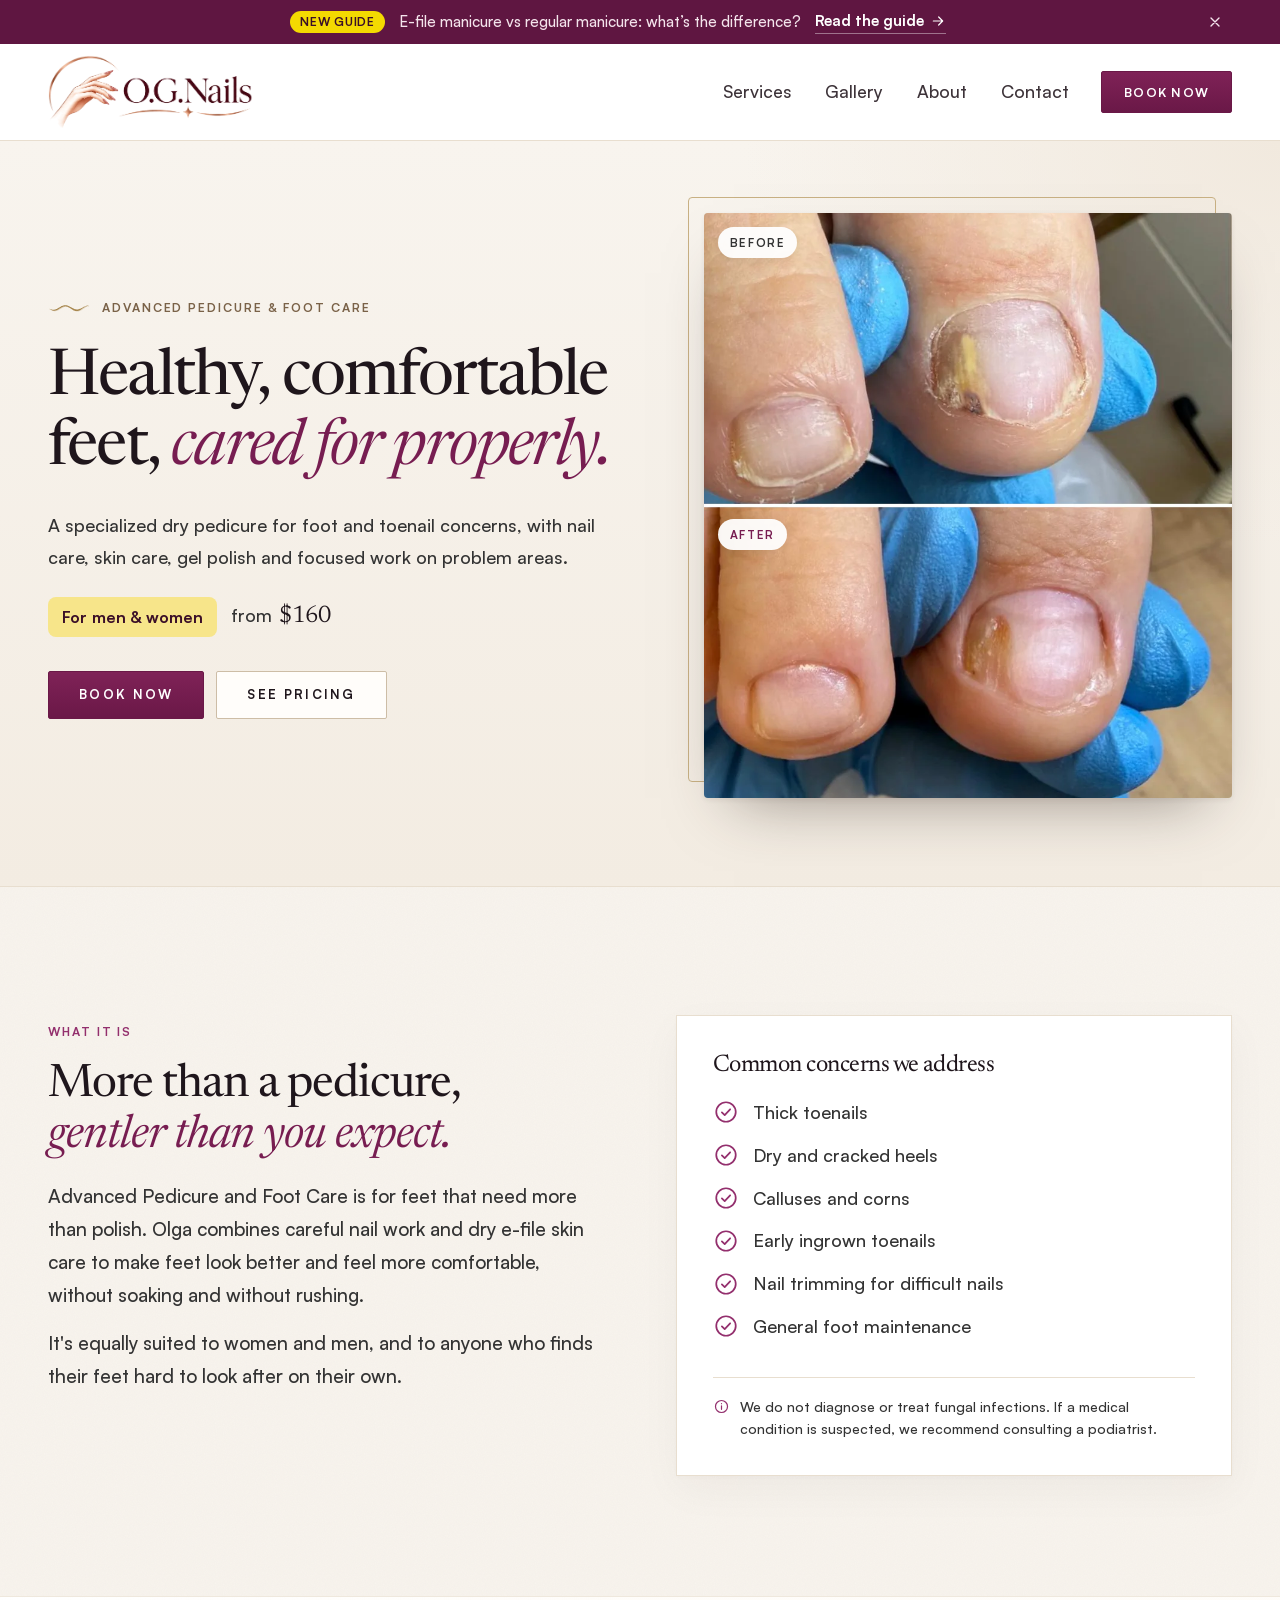
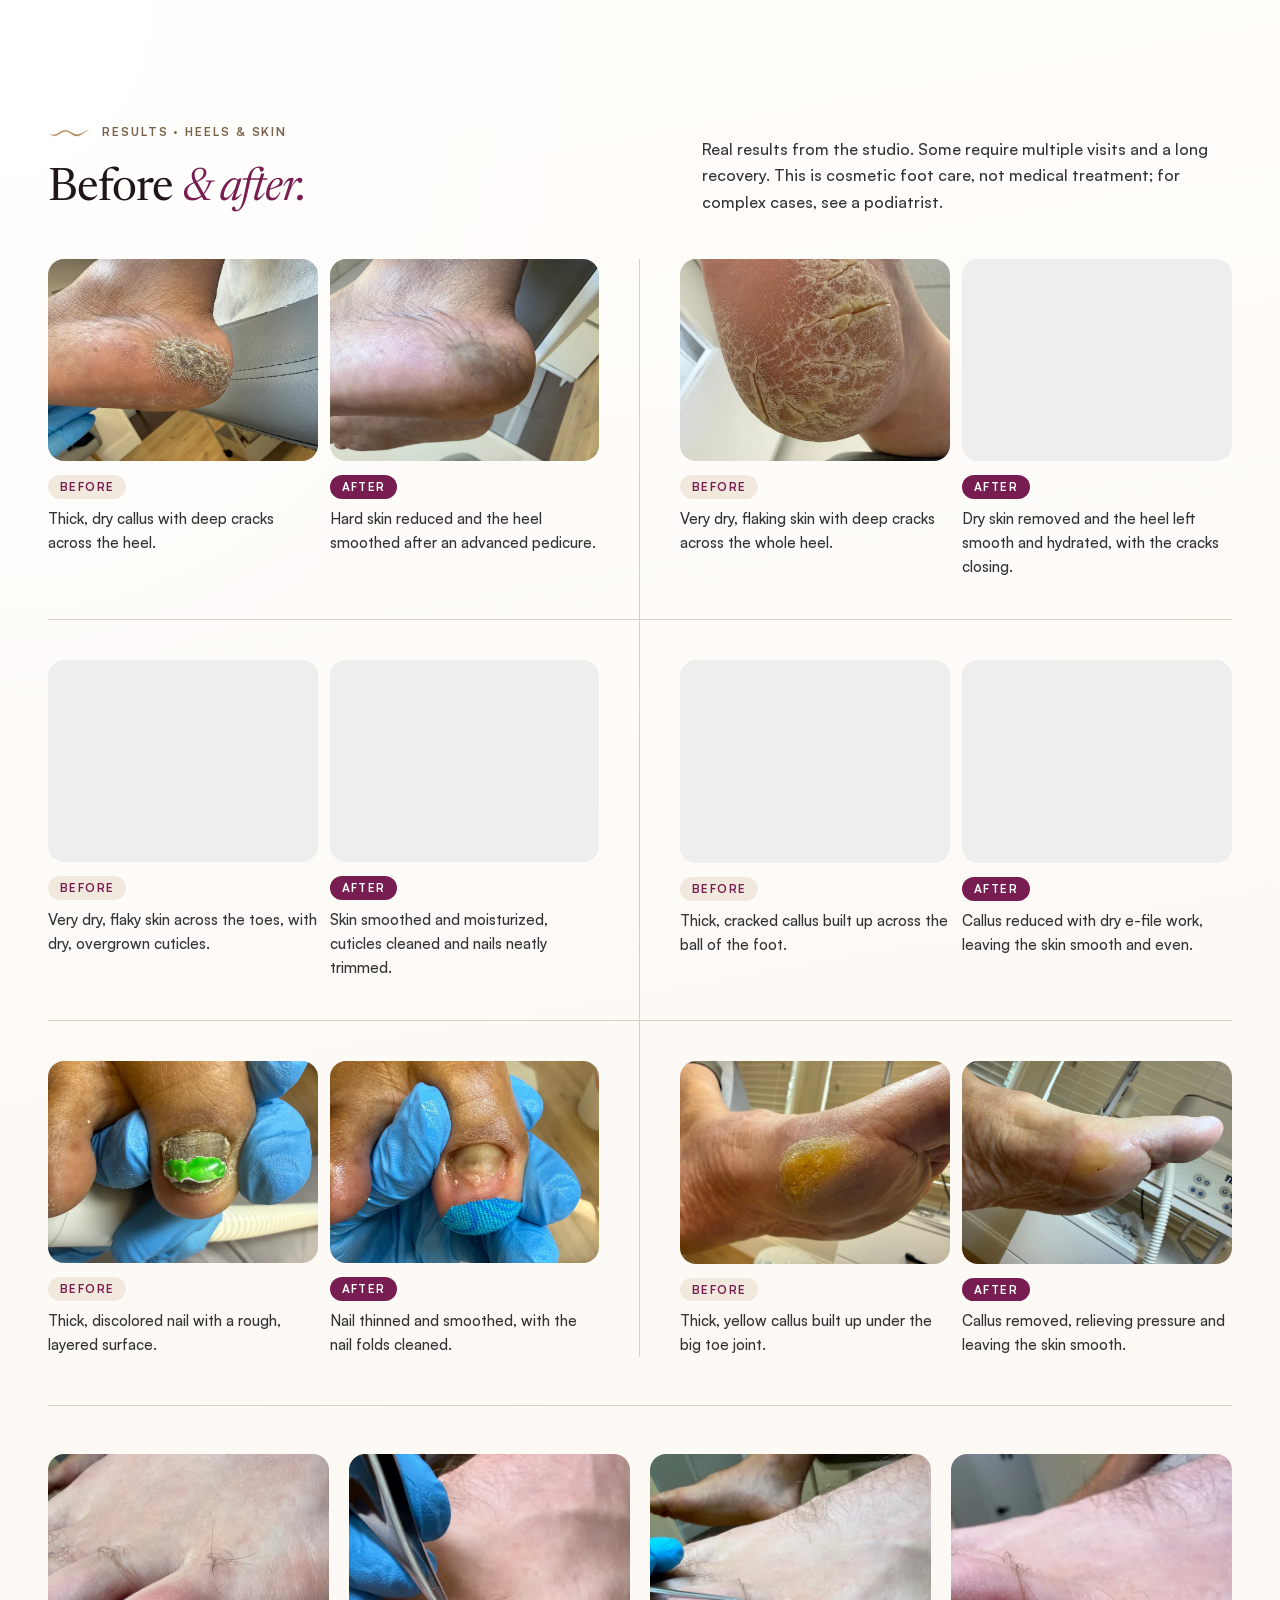
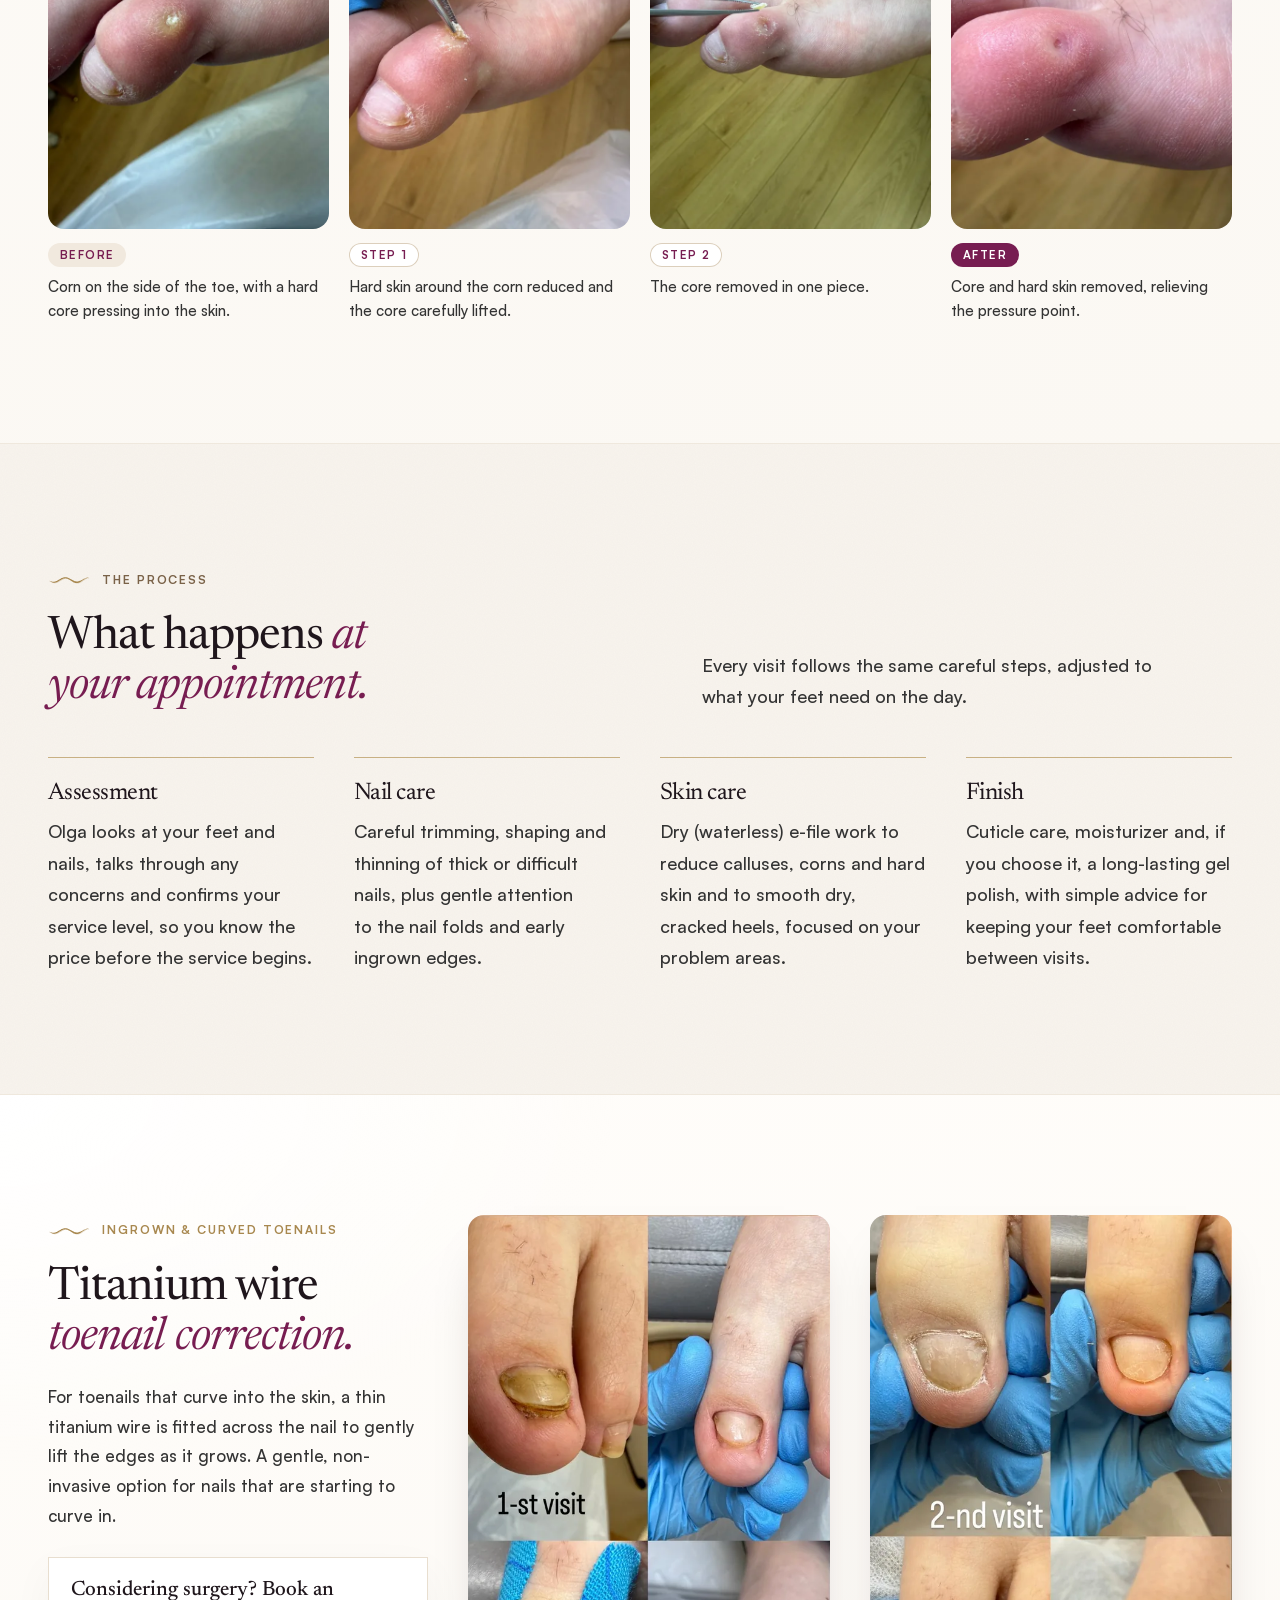
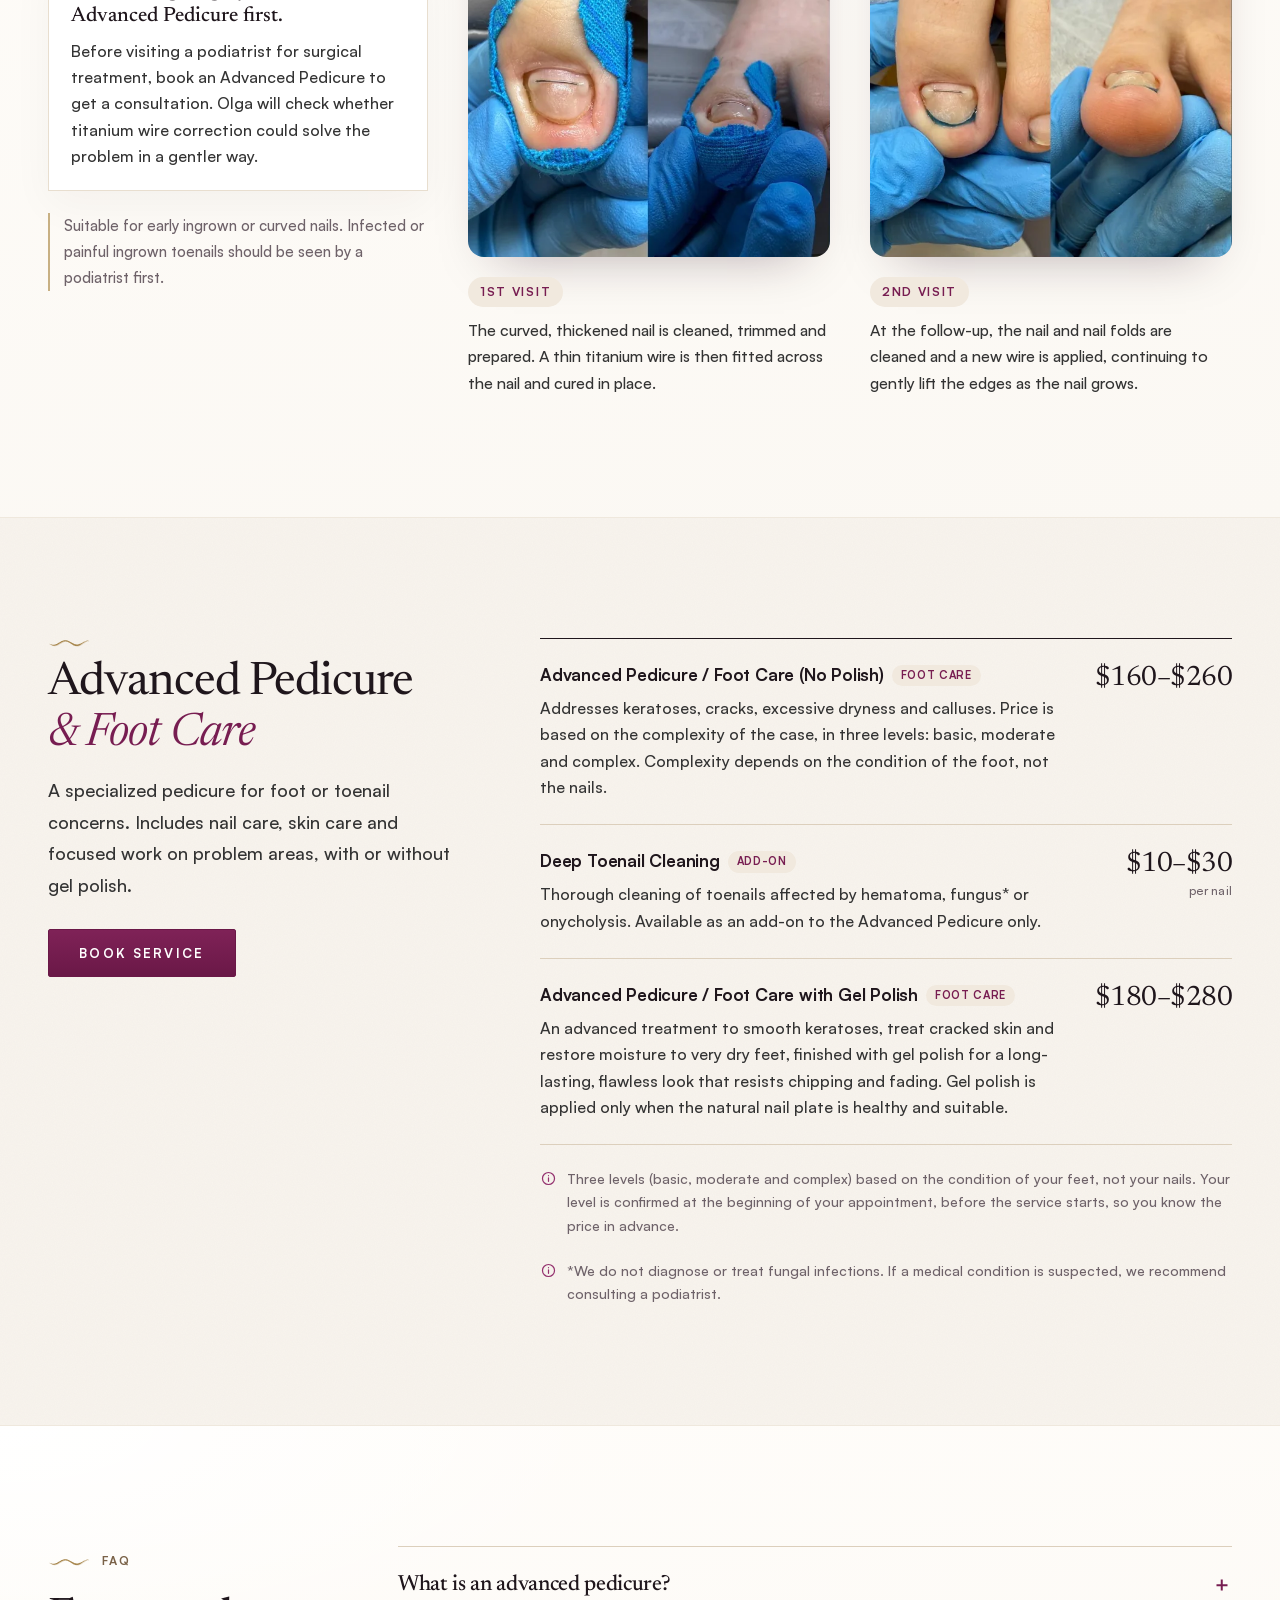
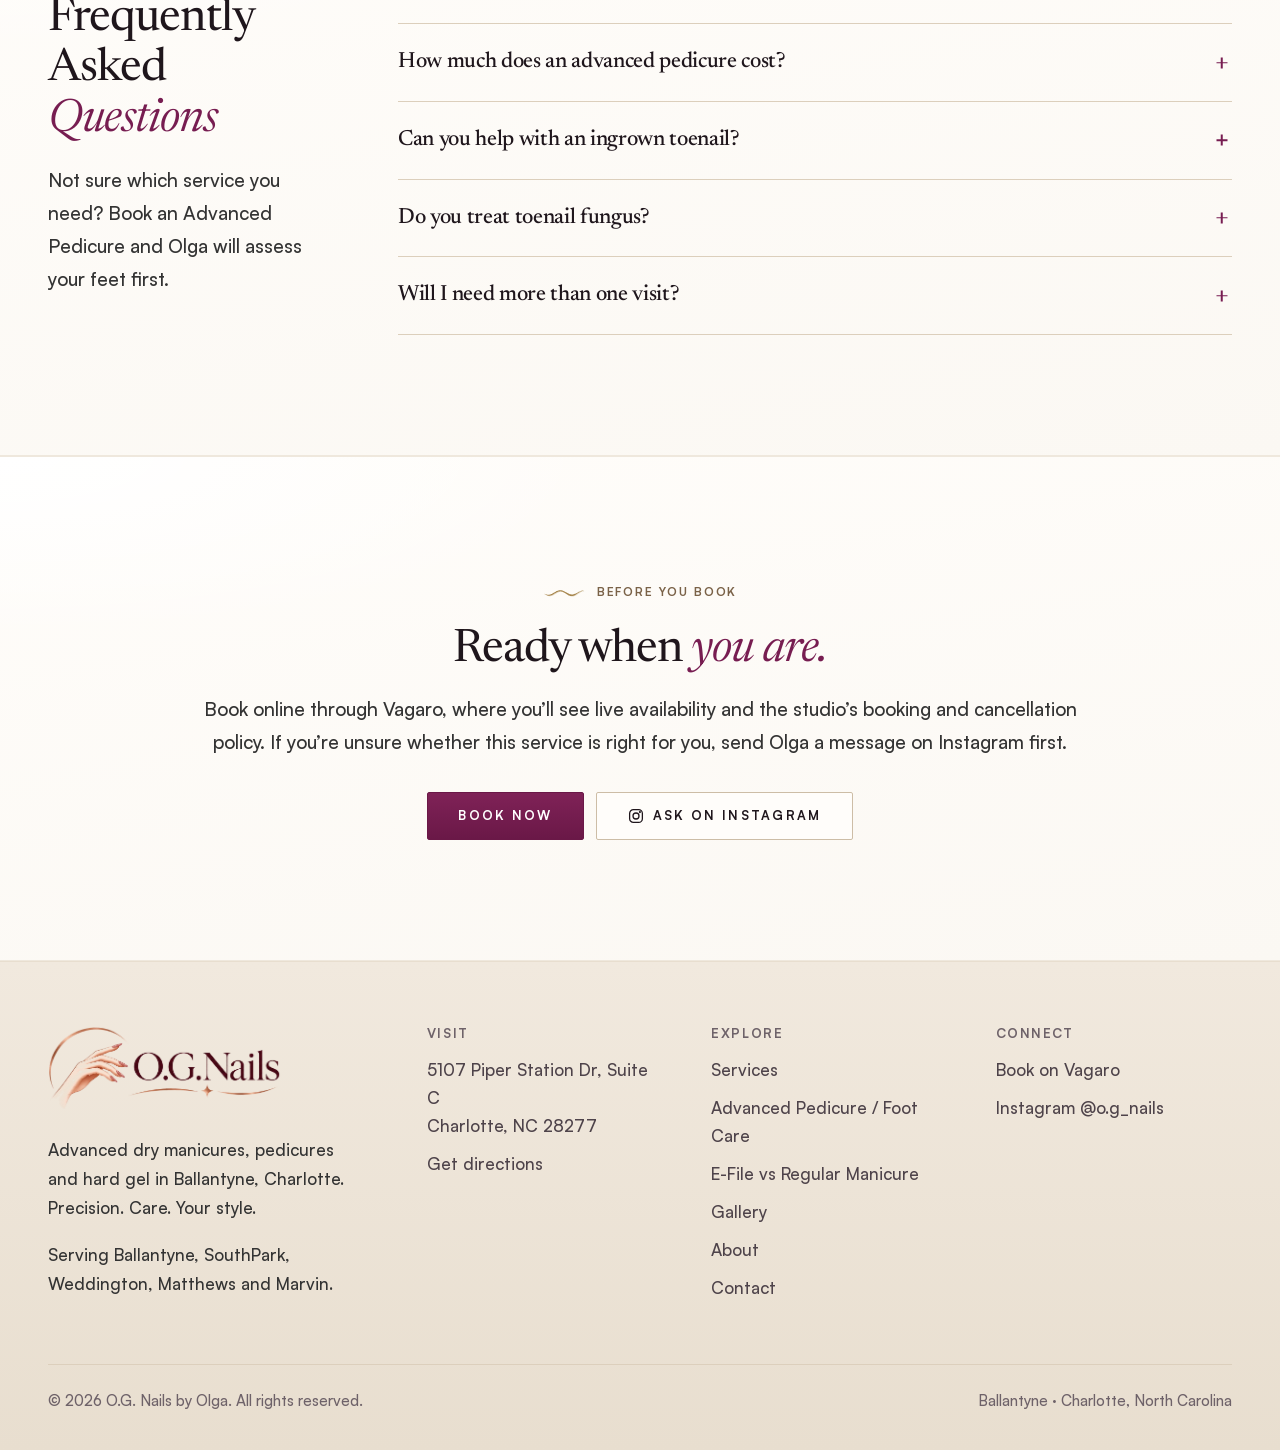
<file: advanced-pedicure-foot-care.html>
<!doctype html>
<html lang="en">
<head>
<meta charset="utf-8">
<!-- Google tag (gtag.js) -->
<script>
    !function(t,e){var o,n,p,r;e.__SV||(window.posthog && window.posthog.__loaded)||(window.posthog=e,e._i=[],e.init=function(i,s,a){function g(t,e){var o=e.split(".");2==o.length&&(t=t[o[0]],e=o[1]),t[e]=function(){t.push([e].concat(Array.prototype.slice.call(arguments,0)))}}p||((p=t.createElement("script")).type="text/javascript",p.crossOrigin="anonymous",p.async=!0,p.src=s.api_host.replace(".i.posthog.com","-assets.i.posthog.com")+"/static/array.js",p.onerror=function(){p=null},(r=t.getElementsByTagName("script")[0]).parentNode.insertBefore(p,r));var u=e;for(void 0!==a?u=e[a]=[]:a="posthog",u.people=u.people||[],Object.defineProperty(u,"toString",{configurable:!0,enumerable:!0,writable:!0,value:function(t){var e="posthog";return"posthog"!==a&&(e+="."+a),t||(e+=" (stub)"),e}}),Object.defineProperty(u.people,"toString",{configurable:!0,enumerable:!0,writable:!0,value:function(){return u.toString(1)+".people (stub)"}}),o="vu pu gu mu init Gu Qu Hu Wu Xu il Vu Yu ju oc ac lc uc cc hc capture getExtension Zu hu gc calculateEventProperties vc register register_once register_for_session unregister unregister_for_session zu mc getFeatureFlag getFeatureFlagPayload getFeatureFlagResult getAllFeatureFlags isFeatureEnabled reloadFeatureFlags updateFlags updateEarlyAccessFeatureEnrollment getEarlyAccessFeatures on onFeatureFlags onSurveysLoaded onSessionId getSurveys getActiveMatchingSurveys onActiveMatchingSurveysChanged renderSurvey displaySurvey cancelPendingSurvey canRenderSurvey canRenderSurveyAsync wc identify setPersonProperties unsetPersonProperties group resetGroups setPersonPropertiesForFlags resetPersonPropertiesForFlags setGroupPropertiesForFlags resetGroupPropertiesForFlags reset kc shutdown setIdentity clearIdentity get_distinct_id getGroups get_session_id get_session_replay_url alias set_config startSessionRecording stopSessionRecording sessionRecordingStarted captureException addExceptionStep captureLog startExceptionAutocapture stopExceptionAutocapture loadToolbar get_property getSessionProperty yc nc createPersonProfile setInternalOrTestUser bc xu ku opt_in_capturing opt_out_capturing Su has_opted_in_capturing has_opted_out_capturing get_explicit_consent_status is_capturing clear_opt_in_out_capturing tc debug nl Os getPageViewId captureTraceFeedback captureTraceMetric Du".split(" "),n=0;n<o.length;n++)g(u,o[n]);e._i.push([i,s,a])},e.__SV=1)}(document,window.posthog||[]);
    posthog.init('phc_rKeMGLRDmFMbcvj2HG238b6Ui7hPsgeLKQimXH4zbVta', {
        api_host: 'https://us.i.posthog.com',
        defaults: '2026-05-30',
        person_profiles: 'identified_only', // or 'always' to create profiles for anonymous users as well
    })
</script>
<script async src="https://www.googletagmanager.com/gtag/js?id=G-LPJMN4SHJZ"></script>
<script>
  window.dataLayer = window.dataLayer || [];
  function gtag(){dataLayer.push(arguments);}
  gtag('js', new Date());

  gtag('config', 'G-LPJMN4SHJZ');
</script>
<meta name="viewport" content="width=device-width, initial-scale=1, viewport-fit=cover">
<title>Advanced Pedicure & Foot Care in Charlotte | O.G. Nails</title>
<meta name="description" content="Dry advanced pedicure in Ballantyne, Charlotte for thick toenails, cracked heels, calluses, corns and early ingrown nails. Men and women, from $160.">
<meta name="theme-color" content="#ffffff">
<link rel="icon" href="favicon.ico?v=f0ef2752" sizes="any">
<link rel="icon" type="image/png" sizes="32x32" href="assets/img/favicon-32.png?v=cf6e3716">
<link rel="icon" type="image/png" sizes="192x192" href="assets/img/favicon-192.png?v=92e95df4">
<link rel="apple-touch-icon" href="assets/img/apple-touch-icon.png?v=94cba978">
<meta property="og:type" content="website">
<meta property="og:site_name" content="O.G. Nails by Olga">
<meta property="og:title" content="Advanced Pedicure &amp; Foot Care in Charlotte | O.G. Nails">
<meta property="og:description" content="Dry advanced pedicure in Ballantyne, Charlotte for thick toenails, cracked heels, calluses, corns and early ingrown nails. Men and women, from $160.">
<link rel="canonical" href="https://ognailscharlotte.com/advanced-pedicure-foot-care">
<meta property="og:url" content="https://ognailscharlotte.com/advanced-pedicure-foot-care">
<meta property="og:image" content="https://ognailscharlotte.com/assets/img/og-image.jpg">
<meta property="og:image:width" content="1200">
<meta property="og:image:height" content="630">
<meta property="og:image:alt" content="O.G. Nails by Olga, nail studio in Ballantyne, Charlotte NC">
<meta property="og:locale" content="en_US">
<meta name="twitter:card" content="summary_large_image">
<meta name="twitter:title" content="Advanced Pedicure &amp; Foot Care in Charlotte | O.G. Nails">
<meta name="twitter:description" content="Dry advanced pedicure in Ballantyne, Charlotte for thick toenails, cracked heels, calluses, corns and early ingrown nails. Men and women, from $160.">
<link rel="preload" href="assets/fonts/newsreader-latin-opsz-normal.woff2" as="font" type="font/woff2" crossorigin>
<link rel="preload" href="assets/fonts/satoshi-medium.woff2" as="font" type="font/woff2" crossorigin>
<link rel="stylesheet" href="assets/css/styles.css?v=38c53be3">
<script type="application/ld+json">{"@context": "https://schema.org", "@type": "Service", "name": "Advanced Pedicure & Foot Care", "serviceType": "Advanced dry pedicure", "url": "https://ognailscharlotte.com/advanced-pedicure-foot-care", "description": "Specialized dry pedicure for thick toenails, dry and cracked heels, calluses and corns, early ingrown toenails and difficult-to-trim nails, for men and women. Includes titanium wire toenail correction for early ingrown or curved nails.", "provider": {"@id": "https://ognailscharlotte.com/#business"}, "areaServed": {"@type": "City", "name": "Charlotte"}, "offers": [{"@type": "Offer", "priceSpecification": {"@type": "PriceSpecification", "priceCurrency": "USD", "minPrice": 160.0, "maxPrice": 260.0}, "itemOffered": {"@type": "Service", "name": "Advanced Pedicure / Foot Care (No Polish)", "description": "Addresses keratoses, cracks, excessive dryness and calluses. Price is based on the complexity of the case, in three levels: basic, moderate and complex. Complexity depends on the condition of the foot, not the nails.", "provider": {"@id": "https://ognailscharlotte.com/#business"}}}, {"@type": "Offer", "priceSpecification": {"@type": "PriceSpecification", "priceCurrency": "USD", "minPrice": 10.0, "maxPrice": 30.0, "unitText": "per nail"}, "itemOffered": {"@type": "Service", "name": "Deep Toenail Cleaning", "description": "Thorough cleaning of toenails affected by hematoma, fungus or onycholysis. Available as an add-on to the Advanced Pedicure only.", "provider": {"@id": "https://ognailscharlotte.com/#business"}}}, {"@type": "Offer", "priceSpecification": {"@type": "PriceSpecification", "priceCurrency": "USD", "minPrice": 180.0, "maxPrice": 280.0}, "itemOffered": {"@type": "Service", "name": "Advanced Pedicure / Foot Care with Gel Polish", "description": "An advanced treatment to smooth keratoses, treat cracked skin and restore moisture to very dry feet, finished with gel polish for a long-lasting, flawless look that resists chipping and fading. Gel polish is applied only when the natural nail plate is healthy and suitable.", "provider": {"@id": "https://ognailscharlotte.com/#business"}}}]}</script><script type="application/ld+json">{"@context": "https://schema.org", "@type": "FAQPage", "mainEntity": [{"@type": "Question", "name": "What is an advanced pedicure?", "acceptedAnswer": {"@type": "Answer", "text": "A specialized dry (waterless) pedicure for foot and toenail concerns: thick toenails, dry and cracked heels, calluses and corns, early ingrown toenails and nails that are difficult to trim. It is available for men and women, with or without gel polish."}}, {"@type": "Question", "name": "How much does an advanced pedicure cost?", "acceptedAnswer": {"@type": "Answer", "text": "From $160 to $260 without polish, or $180 to $280 with gel polish. The price depends on the condition of your feet (basic, moderate or complex), and Olga confirms it at the assessment before the service begins."}}, {"@type": "Question", "name": "Can you help with an ingrown toenail?", "acceptedAnswer": {"@type": "Answer", "text": "For early ingrown or curved toenails, Olga offers titanium wire toenail correction: a thin wire is fitted across the nail to gently lift the edges as it grows, over several visits. Infected or painful ingrown toenails should be seen by a podiatrist first."}}, {"@type": "Question", "name": "Do you treat toenail fungus?", "acceptedAnswer": {"@type": "Answer", "text": "No. We do not diagnose or treat fungal infections. A Deep Toenail Cleaning add-on ($10 to $30 per nail) is available with the Advanced Pedicure for nails affected by hematoma, fungus or onycholysis. If a medical condition is suspected, we recommend consulting a podiatrist."}}, {"@type": "Question", "name": "Will I need more than one visit?", "acceptedAnswer": {"@type": "Answer", "text": "Sometimes. Results vary with the condition of each foot, and some cases need multiple visits and a longer recovery. Titanium wire correction is always done over more than one visit."}}]}</script><script type="application/ld+json">{"@context": "https://schema.org", "@type": "BreadcrumbList", "itemListElement": [{"@type": "ListItem", "position": 1, "name": "Home", "item": "https://ognailscharlotte.com/"}, {"@type": "ListItem", "position": 2, "name": "Advanced Pedicure & Foot Care", "item": "https://ognailscharlotte.com/advanced-pedicure-foot-care"}]}</script><script type="application/ld+json">{"@context": "https://schema.org", "@type": "NailSalon", "@id": "https://ognailscharlotte.com/#business", "name": "O.G. Nails by Olga", "alternateName": "O.G. Nails", "image": "https://ognailscharlotte.com/images/olga-glavatcaia-md.webp", "url": "https://ognailscharlotte.com/", "logo": "https://ognailscharlotte.com/logo-badge.png", "description": "Advanced dry (Russian) manicures, dry pedicures, advanced pedicure and foot care, and hard gel extensions by Olga Glavatcaia in Ballantyne, Charlotte, NC, near SouthPark, Weddington, Matthews and Marvin.", "address": {"@type": "PostalAddress", "streetAddress": "5107 Piper Station Dr, Suite C", "addressLocality": "Charlotte", "addressRegion": "NC", "postalCode": "28277", "addressCountry": "US"}, "hasMap": "https://www.google.com/maps/search/?api=1&query=5107+Piper+Station+Dr+Suite+C+Charlotte+NC+28277", "areaServed": [{"@type": "City", "name": "Charlotte"}, {"@type": "City", "name": "Matthews"}, {"@type": "City", "name": "Weddington"}, {"@type": "City", "name": "Marvin"}, {"@type": "Place", "name": "Ballantyne"}, {"@type": "Place", "name": "SouthPark"}], "priceRange": "$$$", "currenciesAccepted": "USD", "founder": {"@id": "https://ognailscharlotte.com/#olga"}, "employee": {"@id": "https://ognailscharlotte.com/#olga"}, "knowsAbout": ["Russian manicure", "Dry manicure", "E-file manicure", "Dry pedicure", "Advanced pedicure", "Cracked heels", "Calluses and corns", "Thick toenails", "Titanium wire toenail correction", "Hard gel extensions", "Nail art"], "sameAs": ["https://www.instagram.com/o.g_nails", "https://www.vagaro.com/ognails"], "potentialAction": {"@type": "ReserveAction", "target": {"@type": "EntryPoint", "urlTemplate": "https://www.vagaro.com/ognails", "actionPlatform": ["https://schema.org/DesktopWebPlatform", "https://schema.org/MobileWebPlatform"]}, "result": {"@type": "Reservation", "name": "Nail appointment"}}}</script>
</head>
<body class="">
<a class="skip-link" href="#main">Skip to content</a>
<div class="promo-bar" id="promo-bar" role="region" aria-label="Announcement">
  <div class="container promo-inner">
    <p><span class="promo-tag">New guide</span><span>E-file manicure vs regular manicure: what’s the difference?</span><a class="promo-link" href="/e-file-vs-regular-manicure" data-promo="efile-guide">Read the guide <svg class="icon" viewBox="0 0 24 24" aria-hidden="true"><path d="M5 12h14M13 6l6 6-6 6"/></svg></a></p>
    <button class="promo-close" type="button" aria-label="Dismiss announcement"><svg class="icon" viewBox="0 0 24 24" aria-hidden="true"><path d="M6 6l12 12M18 6 6 18"/></svg></button>
  </div>
</div>
<script>try{if(localStorage.getItem('promo-efile-closed'))document.getElementById('promo-bar').remove()}catch(e){}</script>
<header class="site-header">
  <div class="container nav-wrap">
    <a class="brand" href="/"><img class="logo" src="assets/img/logo-og.webp?v=9fd27e76" width="971" height="350" alt="O.G. Nails by Olga"></a>
    <button class="nav-toggle" type="button" aria-expanded="false" aria-controls="site-nav" aria-label="Menu"><span class="bar"></span></button>
    <nav class="site-nav" id="site-nav" aria-label="Main"><a href="/services">Services</a><a href="/gallery">Gallery</a><a href="/about">About</a><a href="/contact">Contact</a></nav>
    <a class="button button-small header-book" href="https://www.vagaro.com/ognails" data-book="header">Book Now</a>
  </div>
</header>
<main id="main">

<section class="about-hero">
  <div class="container about-split">
    <figure class="hero-photo">
    <div class="portrait portrait-ba reveal">
      <img src="images/foot-care/hero-before-after.webp?v=36401644" width="880" height="974" alt="Big toenail before and after advanced foot care: discolored, rough nail and dry cuticles before; cleaner, smoother nail and skin after" fetchpriority="high" decoding="async">
      <span class="hero-ba-chip" style="top:14px">Before</span>
      <span class="hero-ba-chip is-after" style="top:calc(50% + 14px)">After</span>
    </div>
    </figure>
    <div class="about-copy reveal">
      <span class="eyebrow">Advanced pedicure &amp; foot care</span>
      <h1>Healthy, comfortable feet, <em>cared for properly.</em></h1>
      <p>A specialized dry pedicure for foot and toenail concerns, with nail care, skin care, gel polish and focused work on problem areas.</p>
      <p class="fc-who"><span class="who-pill">For men &amp; women</span><span class="fc-from">from <strong>$160</strong></span></p>
      <div class="hero-actions" style="justify-content:flex-start">
        <a class="button" href="https://www.vagaro.com/ognails" data-book="footcare-hero">Book Now</a>
        <a class="button button-secondary" href="#pricing">See pricing</a>
      </div>
    </div>
  </div>
</section>

<section class="section" id="about-footcare">
  <div class="container explainer">
    <div class="reveal">
      <span class="kicker">What it is</span>
      <h2 style="margin:16px 0 18px">More than a pedicure, <em>gentler than you expect.</em></h2>
      <p class="lead">Advanced Pedicure and Foot Care is for feet that need more than polish. Olga combines careful nail work and dry e-file skin care to make feet look better and feel more comfortable, without soaking and without rushing.</p>
      <p class="lead" style="margin-top:14px">It's equally suited to women and men, and to anyone who finds their feet hard to look after on their own.</p>
    </div>
    <div class="checks checks-white reveal">
      <h3>Common concerns we address</h3>
      <ul style="display:grid;gap:14px">
        <li><svg class="icon" viewBox="0 0 24 24" aria-hidden="true"><circle cx="12" cy="12" r="9"/><path d="m8.2 12.3 2.6 2.6 5-5.4"/></svg><span>Thick toenails</span></li><li><svg class="icon" viewBox="0 0 24 24" aria-hidden="true"><circle cx="12" cy="12" r="9"/><path d="m8.2 12.3 2.6 2.6 5-5.4"/></svg><span>Dry and cracked heels</span></li><li><svg class="icon" viewBox="0 0 24 24" aria-hidden="true"><circle cx="12" cy="12" r="9"/><path d="m8.2 12.3 2.6 2.6 5-5.4"/></svg><span>Calluses and corns</span></li><li><svg class="icon" viewBox="0 0 24 24" aria-hidden="true"><circle cx="12" cy="12" r="9"/><path d="m8.2 12.3 2.6 2.6 5-5.4"/></svg><span>Early ingrown toenails</span></li><li><svg class="icon" viewBox="0 0 24 24" aria-hidden="true"><circle cx="12" cy="12" r="9"/><path d="m8.2 12.3 2.6 2.6 5-5.4"/></svg><span>Nail trimming for difficult nails</span></li><li><svg class="icon" viewBox="0 0 24 24" aria-hidden="true"><circle cx="12" cy="12" r="9"/><path d="m8.2 12.3 2.6 2.6 5-5.4"/></svg><span>General foot maintenance</span></li>
      </ul>
      <p class="disclaimer"><svg class="icon" viewBox="0 0 24 24" aria-hidden="true"><circle cx="12" cy="12" r="8.5"/><path d="M12 11v5M12 8h.01"/></svg><span>We do not diagnose or treat fungal infections. If a medical condition is suspected, we recommend consulting a podiatrist.</span></p>
    </div>
  </div>
</section>

<div data-gallery>
<section class="section section-tint" id="results">
  <div class="container">
    <div class="section-head reveal">
      <div>
        <span class="eyebrow">Results &middot; Heels &amp; skin</span>
        <h2>Before <em>&amp; after.</em></h2>
      </div>
      <p class="results-note">Real results from the studio. Some require multiple visits and a long recovery. This is cosmetic foot care, not medical treatment; for complex cases, see a podiatrist.</p>
    </div>
    <div class="ba-pairs reveal">
    <div class="ba">
      <figure class="ba-item">
        <button class="ba-img tile" type="button" data-full="images/foot-care/heel-before-lg.webp?v=e340d19c" aria-label="View larger: heel before treatment"><img src="images/foot-care/heel-before-sm.webp?v=1507fa57" width="900" height="675" alt="Heel before treatment, with thick, dry, cracked callus" loading="lazy" decoding="async"></button>
        <figcaption><span class="ba-tag">Before</span>Thick, dry callus with deep cracks across the heel.</figcaption>
      </figure>
      <figure class="ba-item">
        <button class="ba-img tile" type="button" data-full="images/foot-care/heel-after-lg.webp?v=b9a45ffc" aria-label="View larger: heel after treatment"><img src="images/foot-care/heel-after-sm.webp?v=80c2b5ad" width="900" height="675" alt="Heel after treatment, smooth and even" loading="lazy" decoding="async"></button>
        <figcaption><span class="ba-tag ba-after">After</span>Hard skin reduced and the heel smoothed after an advanced pedicure.</figcaption>
      </figure>
    </div>
    <div class="ba">
      <figure class="ba-item">
        <button class="ba-img tile" type="button" data-full="images/foot-care/heel2-before-lg.webp?v=a3ccce7f" aria-label="View larger: second heel before treatment"><img src="images/foot-care/heel2-before-sm.webp?v=51038bac" width="900" height="675" alt="Heel before treatment, very dry with scaly, flaking skin and deep cracks" loading="lazy" decoding="async"></button>
        <figcaption><span class="ba-tag">Before</span>Very dry, flaking skin with deep cracks across the whole heel.</figcaption>
      </figure>
      <figure class="ba-item">
        <button class="ba-img tile" type="button" data-full="images/foot-care/heel2-after-lg.webp?v=2d417172" aria-label="View larger: second heel after treatment"><img src="images/foot-care/heel2-after-sm.webp?v=00ac41eb" width="900" height="675" alt="Same heel after treatment, smooth and hydrated with cracks closed" loading="lazy" decoding="async"></button>
        <figcaption><span class="ba-tag ba-after">After</span>Dry skin removed and the heel left smooth and hydrated, with the cracks closing.</figcaption>
      </figure>
    </div>
    <div class="ba">
      <figure class="ba-item">
        <button class="ba-img tile" type="button" data-full="images/foot-care/toes-before-lg.webp?v=ce4c4fd8" aria-label="View larger: toes before treatment"><img src="images/foot-care/toes-before-sm.webp?v=8d22588b" width="900" height="675" alt="Toes before treatment, with very dry, flaky skin and dry cuticles" loading="lazy" decoding="async"></button>
        <figcaption><span class="ba-tag">Before</span>Very dry, flaky skin across the toes, with dry, overgrown cuticles.</figcaption>
      </figure>
      <figure class="ba-item">
        <button class="ba-img tile" type="button" data-full="images/foot-care/toes-after-lg.webp?v=e8f8939c" aria-label="View larger: toes after treatment"><img src="images/foot-care/toes-after-sm.webp?v=ec1f202c" width="900" height="675" alt="Same toes after treatment, skin smooth and moisturized, cuticles clean" loading="lazy" decoding="async"></button>
        <figcaption><span class="ba-tag ba-after">After</span>Skin smoothed and moisturized, cuticles cleaned and nails neatly trimmed.</figcaption>
      </figure>
    </div>
    <div class="ba">
      <figure class="ba-item">
        <button class="ba-img tile" type="button" data-full="images/foot-care/sole-before-lg.webp?v=2191a822" aria-label="View larger: ball of the foot before treatment"><img src="images/foot-care/sole-before-sm.webp?v=09e89959" width="900" height="675" alt="Ball of the foot before treatment, with thick, cracked yellow callus" loading="lazy" decoding="async"></button>
        <figcaption><span class="ba-tag">Before</span>Thick, cracked callus built up across the ball of the foot.</figcaption>
      </figure>
      <figure class="ba-item">
        <button class="ba-img tile" type="button" data-full="images/foot-care/sole-after-lg.webp?v=eb7e6964" aria-label="View larger: ball of the foot after treatment"><img src="images/foot-care/sole-after-sm.webp?v=f8ab199c" width="900" height="675" alt="Same foot after treatment, callus reduced and skin smooth" loading="lazy" decoding="async"></button>
        <figcaption><span class="ba-tag ba-after">After</span>Callus reduced with dry e-file work, leaving the skin smooth and even.</figcaption>
      </figure>
    </div>
    <div class="ba">
      <figure class="ba-item">
        <button class="ba-img tile" type="button" data-full="images/foot-care/nail-before-lg.webp?v=fa2e7270" aria-label="View larger: thick toenail before treatment"><img src="images/foot-care/nail-before-sm.webp?v=fb0c72f6" width="900" height="675" alt="Thick, discolored big toenail with a rough, layered surface before treatment" loading="lazy" decoding="async"></button>
        <figcaption><span class="ba-tag">Before</span>Thick, discolored nail with a rough, layered surface.</figcaption>
      </figure>
      <figure class="ba-item">
        <button class="ba-img tile" type="button" data-full="images/foot-care/nail-after-lg.webp?v=17b9f3a9" aria-label="View larger: toenail after treatment"><img src="images/foot-care/nail-after-sm.webp?v=a9ac88c6" width="900" height="675" alt="Same toenail after treatment, thinned and smoothed with clean nail folds" loading="lazy" decoding="async"></button>
        <figcaption><span class="ba-tag ba-after">After</span>Nail thinned and smoothed, with the nail folds cleaned.</figcaption>
      </figure>
    </div>
    <div class="ba">
      <figure class="ba-item">
        <button class="ba-img tile" type="button" data-full="images/foot-care/ball-before-lg.webp?v=2e446b9f" aria-label="View larger: callus under the big toe joint before treatment"><img src="images/foot-care/ball-before-sm.webp?v=c21fed5c" width="900" height="675" alt="Thick yellow callus under the big toe joint before treatment" loading="lazy" decoding="async"></button>
        <figcaption><span class="ba-tag">Before</span>Thick, yellow callus built up under the big toe joint.</figcaption>
      </figure>
      <figure class="ba-item">
        <button class="ba-img tile" type="button" data-full="images/foot-care/ball-after-lg.webp?v=79c94705" aria-label="View larger: same area after treatment"><img src="images/foot-care/ball-after-sm.webp?v=5bbe9987" width="900" height="675" alt="Same area after treatment, callus removed and skin smooth" loading="lazy" decoding="async"></button>
        <figcaption><span class="ba-tag ba-after">After</span>Callus removed, relieving pressure and leaving the skin smooth.</figcaption>
      </figure>
    </div>
    </div>
    <div class="ba ba-next ba-quad reveal">
      <figure class="ba-item">
        <button class="ba-img tile" type="button" data-full="images/foot-care/corn-1-lg.webp?v=c7c04bc8" aria-label="View larger: corn removal, before"><img src="images/foot-care/corn-1-sm.webp?v=e544de26" width="600" height="800" alt="Corn on the side of a toe before treatment" loading="lazy" decoding="async"></button>
        <figcaption><span class="ba-tag">Before</span>Corn on the side of the toe, with a hard core pressing into the skin.</figcaption>
      </figure>
      <figure class="ba-item">
        <button class="ba-img tile" type="button" data-full="images/foot-care/corn-2-lg.webp?v=26c6e976" aria-label="View larger: corn removal, step 1"><img src="images/foot-care/corn-2-sm.webp?v=c3e3f561" width="600" height="800" alt="Lifting the core of a corn with fine tweezers" loading="lazy" decoding="async"></button>
        <figcaption><span class="ba-tag ba-step">Step 1</span>Hard skin around the corn reduced and the core carefully lifted.</figcaption>
      </figure>
      <figure class="ba-item">
        <button class="ba-img tile" type="button" data-full="images/foot-care/corn-3-lg.webp?v=ff2852d5" aria-label="View larger: corn removal, step 2"><img src="images/foot-care/corn-3-sm.webp?v=16b0f0e4" width="600" height="800" alt="The removed corn core held in tweezers" loading="lazy" decoding="async"></button>
        <figcaption><span class="ba-tag ba-step">Step 2</span>The core removed in one piece.</figcaption>
      </figure>
      <figure class="ba-item">
        <button class="ba-img tile" type="button" data-full="images/foot-care/corn-4-lg.webp?v=dd46b32b" aria-label="View larger: corn removal, after"><img src="images/foot-care/corn-4-sm.webp?v=7891a25e" width="600" height="800" alt="Toe after the corn and its core were removed" loading="lazy" decoding="async"></button>
        <figcaption><span class="ba-tag ba-after">After</span>Core and hard skin removed, relieving the pressure point.</figcaption>
      </figure>
    </div>
  </div>
</section>

<section class="section" id="process">
  <div class="container">
    <div class="section-head reveal">
      <div>
        <span class="eyebrow">The process</span>
        <h2>What happens <em>at your appointment.</em></h2>
      </div>
      <p>Every visit follows the same careful steps, adjusted to what your feet need on the day.</p>
    </div>
    <ol class="fc-steps reveal">
      <li><h3>Assessment</h3><p>Olga looks at your feet and nails, talks through any concerns and confirms your service level, so you know the price before the service begins.</p></li><li><h3>Nail care</h3><p>Careful trimming, shaping and thinning of thick or difficult nails, plus gentle attention to the nail folds and early ingrown edges.</p></li><li><h3>Skin care</h3><p>Dry (waterless) e-file work to reduce calluses, corns and hard skin and to smooth dry, cracked heels, focused on your problem areas.</p></li><li><h3>Finish</h3><p>Cuticle care, moisturizer and, if you choose it, a long-lasting gel polish, with simple advice for keeping your feet comfortable between visits.</p></li>
    </ol>
  </div>
</section>

<section class="section section-tint wire-band wire-light" id="titanium-wire" aria-labelledby="wire-title">
  <div class="container wire-grid">
    <div class="wire-intro reveal">
      <span class="eyebrow">Ingrown &amp; curved toenails</span>
      <h2 id="wire-title">Titanium wire <em>toenail correction.</em></h2>
      <p>For toenails that curve into the skin, a thin titanium wire is fitted across the nail to gently lift the edges as it grows. A gentle, non-invasive option for nails that are starting to curve in.</p>
      <div class="wire-consult">
        <strong>Considering surgery? Book an Advanced Pedicure first.</strong>
        <p>Before visiting a podiatrist for surgical treatment, book an Advanced Pedicure to get a consultation. Olga will check whether titanium wire correction could solve the problem in a gentler way.</p>
      </div>
      <p class="wire-note">Suitable for early ingrown or curved nails. Infected or painful ingrown toenails should be seen by a podiatrist first.</p>
    </div>
    <figure class="wire-card reveal">
      <button class="ba-img tile" type="button" data-full="images/foot-care/wire/wire-visit-1-lg.webp?v=bee4fa22" aria-label="View larger: 1st visit"><img src="images/foot-care/wire/wire-visit-1-sm.webp?v=587a9bf7" width="600" height="1057" alt="Titanium wire correction, 1st visit: nail before, after preparation, and with the wire fitted under protective tape" loading="lazy" decoding="async"></button>
      <figcaption><span class="wire-tag">1st visit</span><p>The curved, thickened nail is cleaned, trimmed and prepared. A thin titanium wire is then fitted across the nail and cured in place.</p></figcaption>
    </figure><figure class="wire-card reveal">
      <button class="ba-img tile" type="button" data-full="images/foot-care/wire/wire-visit-2-lg.webp?v=aef829d7" aria-label="View larger: 2nd visit"><img src="images/foot-care/wire/wire-visit-2-sm.webp?v=6be27125" width="600" height="1070" alt="Titanium wire correction, 2nd visit: nail at follow-up, cleaned, and with a new wire applied" loading="lazy" decoding="async"></button>
      <figcaption><span class="wire-tag">2nd visit</span><p>At the follow-up, the nail and nail folds are cleaned and a new wire is applied, continuing to gently lift the edges as the nail grows.</p></figcaption>
    </figure>
  </div>
</section>
</div>

<section class="section" id="pricing">
  <div class="container price-layout">
    <div class="price-intro reveal">
      <span class="num">Pricing</span>
      <h2>Advanced Pedicure <em>&amp; Foot Care</em></h2>
      <p>A specialized pedicure for foot or toenail concerns. Includes nail care, skin care and focused work on problem areas, with or without gel polish.</p>
      <a class="button" href="https://www.vagaro.com/ognails" data-book="footcare-pricing">Book Service</a>
    </div>
    <div class="reveal">
      <ul class="price-list">
        <li class="price-row"><h3>Advanced Pedicure / Foot Care (No Polish)<span class="tag">Foot care</span></h3><div class="price">$160–$260</div><p>Addresses keratoses, cracks, excessive dryness and calluses. Price is based on the complexity of the case, in three levels: basic, moderate and complex. Complexity depends on the condition of the foot, not the nails.</p></li><li class="price-row"><h3>Deep Toenail Cleaning<span class="tag">Add-on</span></h3><div class="price">$10–$30<small class="per">per nail</small></div><p>Thorough cleaning of toenails affected by hematoma, fungus* or onycholysis. Available as an add-on to the Advanced Pedicure only.</p></li><li class="price-row"><h3>Advanced Pedicure / Foot Care with Gel Polish<span class="tag">Foot care</span></h3><div class="price">$180–$280</div><p>An advanced treatment to smooth keratoses, treat cracked skin and restore moisture to very dry feet, finished with gel polish for a long-lasting, flawless look that resists chipping and fading. Gel polish is applied only when the natural nail plate is healthy and suitable.</p></li>
      </ul>
      <p class="price-note"><svg class="icon" viewBox="0 0 24 24" aria-hidden="true"><circle cx="12" cy="12" r="8.5"/><path d="M12 11v5M12 8h.01"/></svg>Three levels (basic, moderate and complex) based on the condition of your feet, not your nails. Your level is confirmed at the beginning of your appointment, before the service starts, so you know the price in advance.</p>
      <p class="price-note"><svg class="icon" viewBox="0 0 24 24" aria-hidden="true"><circle cx="12" cy="12" r="8.5"/><path d="M12 11v5M12 8h.01"/></svg>*We do not diagnose or treat fungal infections. If a medical condition is suspected, we recommend consulting a podiatrist.</p>
    </div>
  </div>
</section>

<section class="section section-tint" id="foot-care-faq">
  <div class="container faq">
    <div class="reveal">
      <span class="eyebrow">FAQ</span>
      <h2 style="margin-top:18px">Frequently Asked <em>Questions</em></h2>
      <p class="lead" style="margin-top:18px">Not sure which service you need? Book an Advanced Pedicure and Olga will assess your feet first.</p>
    </div>
    <div class="faq-list reveal"><details><summary>What is an advanced pedicure?<span class="plus" aria-hidden="true"></span></summary><div class="answer"><p>A specialized dry (waterless) pedicure for foot and toenail concerns: thick toenails, dry and cracked heels, calluses and corns, early ingrown toenails and nails that are difficult to trim. It is available for men and women, with or without gel polish.</p></div></details><details><summary>How much does an advanced pedicure cost?<span class="plus" aria-hidden="true"></span></summary><div class="answer"><p>From $160 to $260 without polish, or $180 to $280 with gel polish. The price depends on the condition of your feet (basic, moderate or complex), and Olga confirms it at the assessment before the service begins.</p></div></details><details><summary>Can you help with an ingrown toenail?<span class="plus" aria-hidden="true"></span></summary><div class="answer"><p>For early ingrown or curved toenails, Olga offers titanium wire toenail correction: a thin wire is fitted across the nail to gently lift the edges as it grows, over several visits. Infected or painful ingrown toenails should be seen by a podiatrist first.</p></div></details><details><summary>Do you treat toenail fungus?<span class="plus" aria-hidden="true"></span></summary><div class="answer"><p>No. We do not diagnose or treat fungal infections. A Deep Toenail Cleaning add-on ($10 to $30 per nail) is available with the Advanced Pedicure for nails affected by hematoma, fungus or onycholysis. If a medical condition is suspected, we recommend consulting a podiatrist.</p></div></details><details><summary>Will I need more than one visit?<span class="plus" aria-hidden="true"></span></summary><div class="answer"><p>Sometimes. Results vary with the condition of each foot, and some cases need multiple visits and a longer recovery. Titanium wire correction is always done over more than one visit.</p></div></details></div>
  </div>
</section>

<section class="section section-tint">
  <div class="container narrow" style="text-align:center">
    <span class="eyebrow" style="justify-content:center">Before you book</span>
    <h2 style="margin-top:18px">Ready when <em>you are.</em></h2>
    <p class="lead" style="margin-top:18px">Book online through Vagaro, where you&rsquo;ll see live availability and the studio&rsquo;s booking and cancellation policy. If you&rsquo;re unsure whether this service is right for you, send Olga a message on Instagram first.</p>
    <div class="hero-actions">
      <a class="button" href="https://www.vagaro.com/ognails" data-book="footcare-final">Book Now</a>
      <a class="button button-secondary" href="https://www.instagram.com/o.g_nails" target="_blank" rel="noopener"><svg class="icon" viewBox="0 0 24 24" aria-hidden="true"><rect x="3.5" y="3.5" width="17" height="17" rx="5"/><circle cx="12" cy="12" r="4"/><circle cx="17.2" cy="6.8" r=".6" fill="currentColor"/></svg>Ask on Instagram</a>
    </div>
  </div>
</section>
<dialog class="lightbox" aria-label="Photo viewer">
  <div class="lb-top"><span class="lb-count"></span><button class="lb-btn lb-close" type="button" aria-label="Close"><svg class="icon" viewBox="0 0 24 24" aria-hidden="true"><path d="M6 6l12 12M18 6 6 18"/></svg></button></div>
  <div class="lb-stage">
    <button class="lb-btn lb-prev" type="button" aria-label="Previous photo"><svg class="icon" viewBox="0 0 24 24" aria-hidden="true"><path d="m15 5-7 7 7 7"/></svg></button>
    <img alt="">
    <button class="lb-btn lb-next" type="button" aria-label="Next photo"><svg class="icon" viewBox="0 0 24 24" aria-hidden="true"><path d="m9 5 7 7-7 7"/></svg></button>
  </div>
  <p class="lb-caption"></p>
</dialog>

</main>
<footer class="site-footer">
  <div class="container">
    <div class="footer-grid">
      <div class="footer-brand">
        <a class="brand" href="/" ><img class="logo" src="assets/img/logo-og.webp?v=9fd27e76" width="971" height="350" alt="O.G. Nails by Olga"></a>
        <p>Advanced dry manicures, pedicures and hard gel in Ballantyne, Charlotte. Precision. Care. Your style.</p>
        <p class="footer-areas">Serving Ballantyne, SouthPark, Weddington, Matthews and Marvin.</p>
      </div>
      <div>
        <h3>Visit</h3>
        <ul>
          <li>5107 Piper Station Dr, Suite C<br>Charlotte, NC 28277</li>
          <li><a href="https://www.google.com/maps/search/?api=1&query=5107+Piper+Station+Dr+Suite+C+Charlotte+NC+28277" target="_blank" rel="noopener">Get directions</a></li>
        </ul>
      </div>
      <div>
        <h3>Explore</h3>
        <ul><li><a href="/services">Services</a></li><li><a href="/advanced-pedicure-foot-care">Advanced Pedicure / Foot Care</a></li><li><a href="/e-file-vs-regular-manicure">E-File vs Regular Manicure</a></li><li><a href="/gallery">Gallery</a></li><li><a href="/about">About</a></li><li><a href="/contact">Contact</a></li></ul>
      </div>
      <div>
        <h3>Connect</h3>
        <ul>
          <li><a href="https://www.vagaro.com/ognails" data-book="footer">Book on Vagaro</a></li>
          <li><a href="https://www.instagram.com/o.g_nails" target="_blank" rel="noopener">Instagram @o.g_nails</a></li>
        </ul>
      </div>
    </div>
    <div class="footer-bottom">
      <span>&copy; <span data-year>2026</span> O.G. Nails by Olga. All rights reserved.</span>
      <span>Ballantyne &middot; Charlotte, North Carolina</span>
    </div>
  </div>
</footer>
<div class="mobile-book">
  <a class="button" href="https://www.vagaro.com/ognails" data-book="mobile-bar">Book Now</a>
  <a class="button button-secondary" href="https://www.instagram.com/o.g_nails" target="_blank" rel="noopener" aria-label="Instagram"><svg class="icon" viewBox="0 0 24 24" aria-hidden="true"><rect x="3.5" y="3.5" width="17" height="17" rx="5"/><circle cx="12" cy="12" r="4"/><circle cx="17.2" cy="6.8" r=".6" fill="currentColor"/></svg></a>
</div>
<script src="assets/js/main.js?v=a03feeff" defer></script>
</body>
</html>
</file>
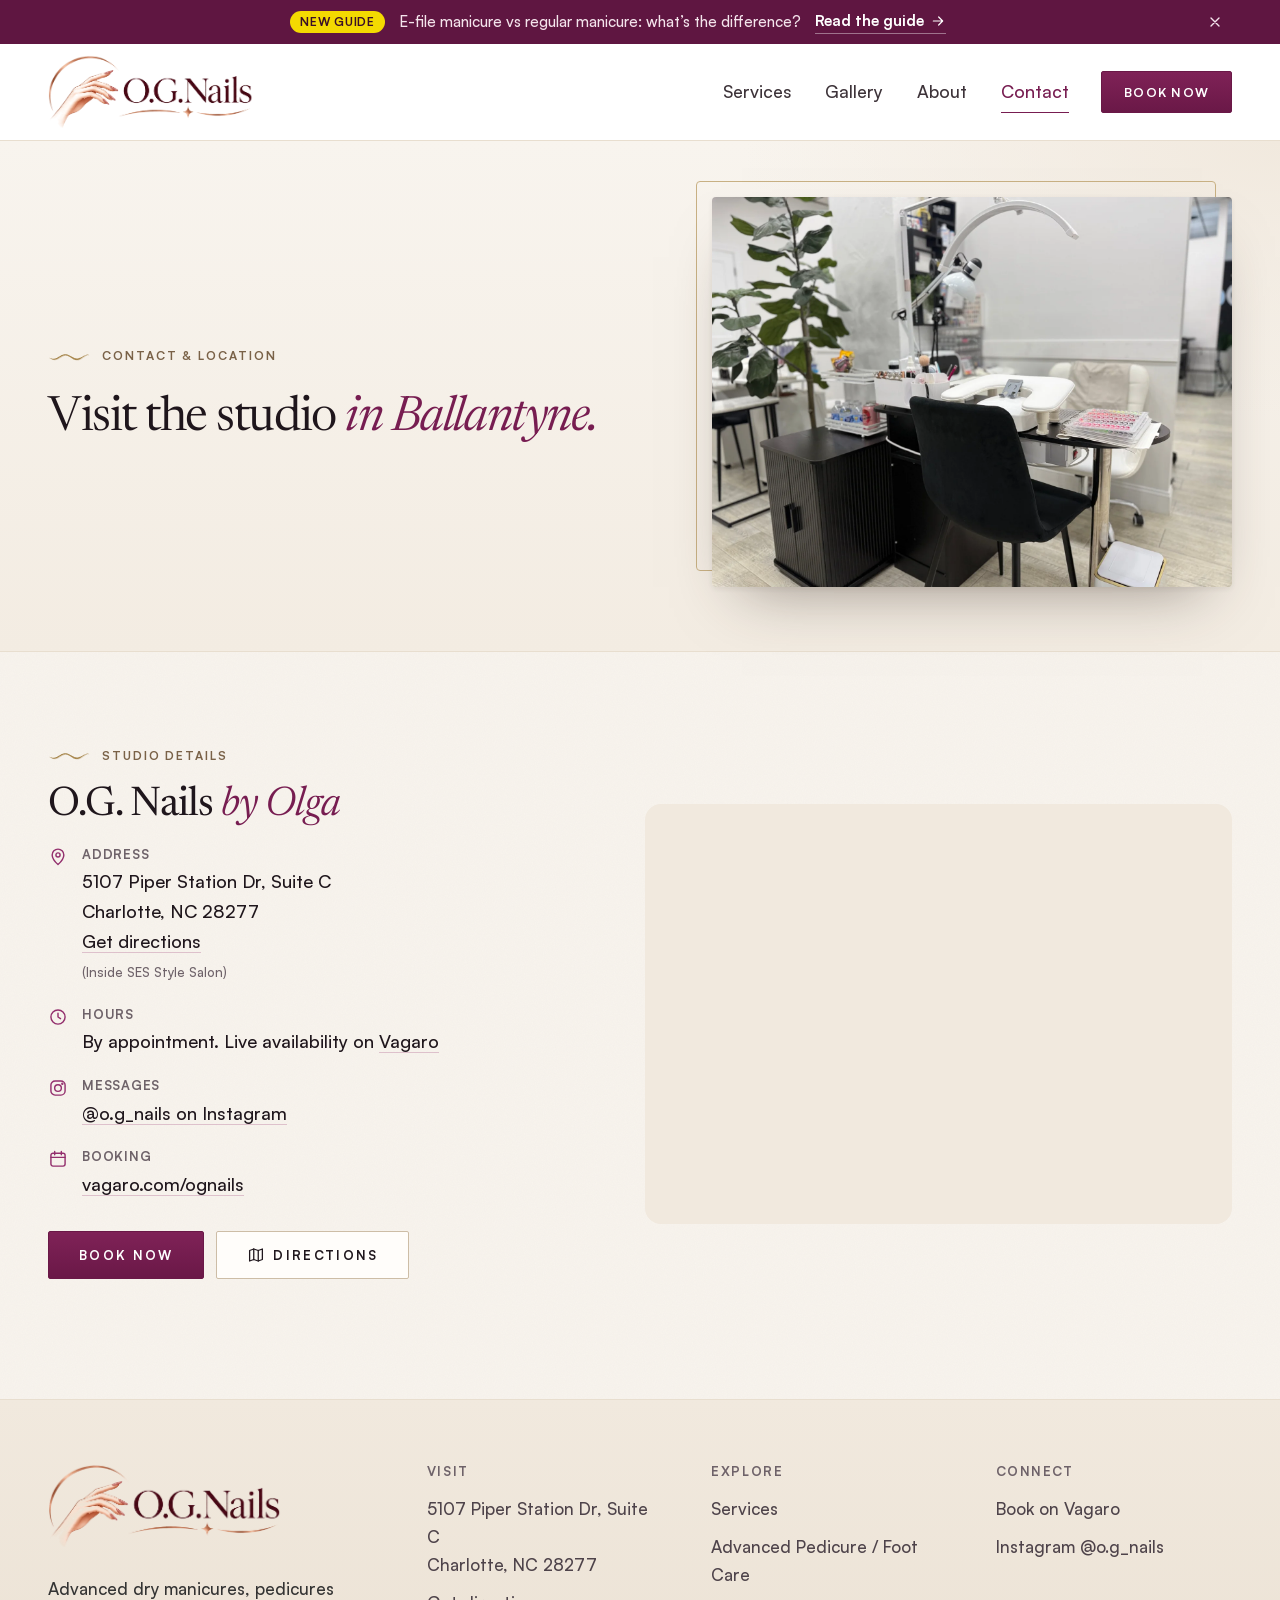
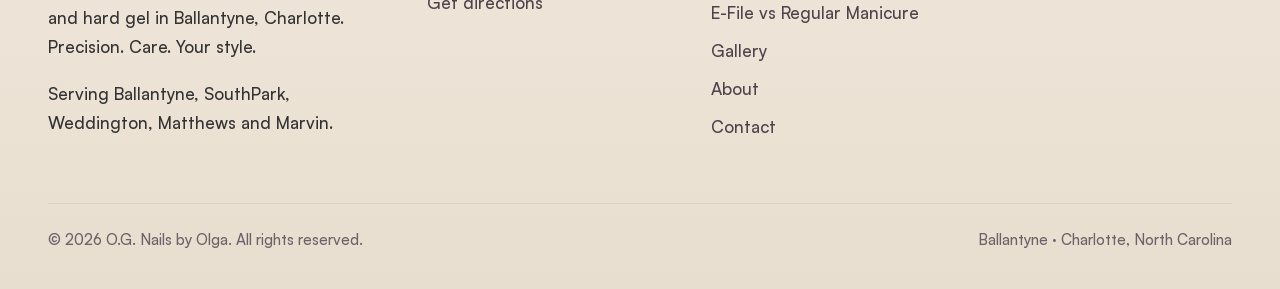
<file: contact.html>
<!doctype html>
<html lang="en">
<head>
<meta charset="utf-8">
<!-- Google tag (gtag.js) -->
<script>
    !function(t,e){var o,n,p,r;e.__SV||(window.posthog && window.posthog.__loaded)||(window.posthog=e,e._i=[],e.init=function(i,s,a){function g(t,e){var o=e.split(".");2==o.length&&(t=t[o[0]],e=o[1]),t[e]=function(){t.push([e].concat(Array.prototype.slice.call(arguments,0)))}}p||((p=t.createElement("script")).type="text/javascript",p.crossOrigin="anonymous",p.async=!0,p.src=s.api_host.replace(".i.posthog.com","-assets.i.posthog.com")+"/static/array.js",p.onerror=function(){p=null},(r=t.getElementsByTagName("script")[0]).parentNode.insertBefore(p,r));var u=e;for(void 0!==a?u=e[a]=[]:a="posthog",u.people=u.people||[],Object.defineProperty(u,"toString",{configurable:!0,enumerable:!0,writable:!0,value:function(t){var e="posthog";return"posthog"!==a&&(e+="."+a),t||(e+=" (stub)"),e}}),Object.defineProperty(u.people,"toString",{configurable:!0,enumerable:!0,writable:!0,value:function(){return u.toString(1)+".people (stub)"}}),o="vu pu gu mu init Gu Qu Hu Wu Xu il Vu Yu ju oc ac lc uc cc hc capture getExtension Zu hu gc calculateEventProperties vc register register_once register_for_session unregister unregister_for_session zu mc getFeatureFlag getFeatureFlagPayload getFeatureFlagResult getAllFeatureFlags isFeatureEnabled reloadFeatureFlags updateFlags updateEarlyAccessFeatureEnrollment getEarlyAccessFeatures on onFeatureFlags onSurveysLoaded onSessionId getSurveys getActiveMatchingSurveys onActiveMatchingSurveysChanged renderSurvey displaySurvey cancelPendingSurvey canRenderSurvey canRenderSurveyAsync wc identify setPersonProperties unsetPersonProperties group resetGroups setPersonPropertiesForFlags resetPersonPropertiesForFlags setGroupPropertiesForFlags resetGroupPropertiesForFlags reset kc shutdown setIdentity clearIdentity get_distinct_id getGroups get_session_id get_session_replay_url alias set_config startSessionRecording stopSessionRecording sessionRecordingStarted captureException addExceptionStep captureLog startExceptionAutocapture stopExceptionAutocapture loadToolbar get_property getSessionProperty yc nc createPersonProfile setInternalOrTestUser bc xu ku opt_in_capturing opt_out_capturing Su has_opted_in_capturing has_opted_out_capturing get_explicit_consent_status is_capturing clear_opt_in_out_capturing tc debug nl Os getPageViewId captureTraceFeedback captureTraceMetric Du".split(" "),n=0;n<o.length;n++)g(u,o[n]);e._i.push([i,s,a])},e.__SV=1)}(document,window.posthog||[]);
    posthog.init('phc_rKeMGLRDmFMbcvj2HG238b6Ui7hPsgeLKQimXH4zbVta', {
        api_host: 'https://us.i.posthog.com',
        defaults: '2026-05-30',
        person_profiles: 'identified_only', // or 'always' to create profiles for anonymous users as well
    })
</script>
<script async src="https://www.googletagmanager.com/gtag/js?id=G-LPJMN4SHJZ"></script>
<script>
  window.dataLayer = window.dataLayer || [];
  function gtag(){dataLayer.push(arguments);}
  gtag('js', new Date());

  gtag('config', 'G-LPJMN4SHJZ');
</script>
<meta name="viewport" content="width=device-width, initial-scale=1, viewport-fit=cover">
<title>Contact & Location, Ballantyne, Charlotte | O.G. Nails</title>
<meta name="description" content="O.G. Nails by Olga, 5107 Piper Station Dr Suite C, Charlotte NC 28277 (Ballantyne), near SouthPark, Matthews and Weddington. Book online on Vagaro.">
<meta name="theme-color" content="#ffffff">
<link rel="icon" href="favicon.ico?v=f0ef2752" sizes="any">
<link rel="icon" type="image/png" sizes="32x32" href="assets/img/favicon-32.png?v=cf6e3716">
<link rel="icon" type="image/png" sizes="192x192" href="assets/img/favicon-192.png?v=92e95df4">
<link rel="apple-touch-icon" href="assets/img/apple-touch-icon.png?v=94cba978">
<meta property="og:type" content="website">
<meta property="og:site_name" content="O.G. Nails by Olga">
<meta property="og:title" content="Contact &amp; Location, Ballantyne, Charlotte | O.G. Nails">
<meta property="og:description" content="O.G. Nails by Olga, 5107 Piper Station Dr Suite C, Charlotte NC 28277 (Ballantyne), near SouthPark, Matthews and Weddington. Book online on Vagaro.">
<link rel="canonical" href="https://ognailscharlotte.com/contact">
<meta property="og:url" content="https://ognailscharlotte.com/contact">
<meta property="og:image" content="https://ognailscharlotte.com/assets/img/og-image.jpg">
<meta property="og:image:width" content="1200">
<meta property="og:image:height" content="630">
<meta property="og:image:alt" content="O.G. Nails by Olga, nail studio in Ballantyne, Charlotte NC">
<meta property="og:locale" content="en_US">
<meta name="twitter:card" content="summary_large_image">
<meta name="twitter:title" content="Contact &amp; Location, Ballantyne, Charlotte | O.G. Nails">
<meta name="twitter:description" content="O.G. Nails by Olga, 5107 Piper Station Dr Suite C, Charlotte NC 28277 (Ballantyne), near SouthPark, Matthews and Weddington. Book online on Vagaro.">
<link rel="preload" href="assets/fonts/newsreader-latin-opsz-normal.woff2" as="font" type="font/woff2" crossorigin>
<link rel="preload" href="assets/fonts/satoshi-medium.woff2" as="font" type="font/woff2" crossorigin>
<link rel="stylesheet" href="assets/css/styles.css?v=38c53be3">
<script type="application/ld+json">{"@context": "https://schema.org", "@type": "BreadcrumbList", "itemListElement": [{"@type": "ListItem", "position": 1, "name": "Home", "item": "https://ognailscharlotte.com/"}, {"@type": "ListItem", "position": 2, "name": "Contact", "item": "https://ognailscharlotte.com/contact"}]}</script><script type="application/ld+json">{"@context": "https://schema.org", "@type": "NailSalon", "@id": "https://ognailscharlotte.com/#business", "name": "O.G. Nails by Olga", "alternateName": "O.G. Nails", "image": "https://ognailscharlotte.com/images/olga-glavatcaia-md.webp", "url": "https://ognailscharlotte.com/", "logo": "https://ognailscharlotte.com/logo-badge.png", "description": "Advanced dry (Russian) manicures, dry pedicures, advanced pedicure and foot care, and hard gel extensions by Olga Glavatcaia in Ballantyne, Charlotte, NC, near SouthPark, Weddington, Matthews and Marvin.", "address": {"@type": "PostalAddress", "streetAddress": "5107 Piper Station Dr, Suite C", "addressLocality": "Charlotte", "addressRegion": "NC", "postalCode": "28277", "addressCountry": "US"}, "hasMap": "https://www.google.com/maps/search/?api=1&query=5107+Piper+Station+Dr+Suite+C+Charlotte+NC+28277", "areaServed": [{"@type": "City", "name": "Charlotte"}, {"@type": "City", "name": "Matthews"}, {"@type": "City", "name": "Weddington"}, {"@type": "City", "name": "Marvin"}, {"@type": "Place", "name": "Ballantyne"}, {"@type": "Place", "name": "SouthPark"}], "priceRange": "$$$", "currenciesAccepted": "USD", "founder": {"@id": "https://ognailscharlotte.com/#olga"}, "employee": {"@id": "https://ognailscharlotte.com/#olga"}, "knowsAbout": ["Russian manicure", "Dry manicure", "E-file manicure", "Dry pedicure", "Advanced pedicure", "Cracked heels", "Calluses and corns", "Thick toenails", "Titanium wire toenail correction", "Hard gel extensions", "Nail art"], "sameAs": ["https://www.instagram.com/o.g_nails", "https://www.vagaro.com/ognails"], "potentialAction": {"@type": "ReserveAction", "target": {"@type": "EntryPoint", "urlTemplate": "https://www.vagaro.com/ognails", "actionPlatform": ["https://schema.org/DesktopWebPlatform", "https://schema.org/MobileWebPlatform"]}, "result": {"@type": "Reservation", "name": "Nail appointment"}}}</script>
</head>
<body class="has-overlay-header">
<a class="skip-link" href="#main">Skip to content</a>
<div class="promo-bar" id="promo-bar" role="region" aria-label="Announcement">
  <div class="container promo-inner">
    <p><span class="promo-tag">New guide</span><span>E-file manicure vs regular manicure: what’s the difference?</span><a class="promo-link" href="/e-file-vs-regular-manicure" data-promo="efile-guide">Read the guide <svg class="icon" viewBox="0 0 24 24" aria-hidden="true"><path d="M5 12h14M13 6l6 6-6 6"/></svg></a></p>
    <button class="promo-close" type="button" aria-label="Dismiss announcement"><svg class="icon" viewBox="0 0 24 24" aria-hidden="true"><path d="M6 6l12 12M18 6 6 18"/></svg></button>
  </div>
</div>
<script>try{if(localStorage.getItem('promo-efile-closed'))document.getElementById('promo-bar').remove()}catch(e){}</script>
<header class="site-header">
  <div class="container nav-wrap">
    <a class="brand" href="/"><img class="logo" src="assets/img/logo-og.webp?v=9fd27e76" width="971" height="350" alt="O.G. Nails by Olga"></a>
    <button class="nav-toggle" type="button" aria-expanded="false" aria-controls="site-nav" aria-label="Menu"><span class="bar"></span></button>
    <nav class="site-nav" id="site-nav" aria-label="Main"><a href="/services">Services</a><a href="/gallery">Gallery</a><a href="/about">About</a><a href="/contact" aria-current="page">Contact</a></nav>
    <a class="button button-small header-book" href="https://www.vagaro.com/ognails" data-book="header">Book Now</a>
  </div>
</header>
<main id="main">

<section class="hero hero-split hero-split-page">
  <div class="container hero-split-grid">
    <div class="hero-copy">
      <span class="eyebrow">Contact &amp; location</span>
      <h1>Visit the studio <em>in Ballantyne.</em></h1>
    </div>
    <figure class="hero-photo">
      <div class="hero-photo-pic"><img src="images/hero/studio-lg.webp?v=f526815e" width="1600" height="1200" alt="Olga’s manicure station at O.G. Nails in Ballantyne, Charlotte, with a velvet client chair and professional lamp" style="object-position:45% 60%" fetchpriority="high" decoding="async"></div>
    </figure>
  </div>
</section>
<section class="section" style="padding-top:0">
  <div class="container visit">
    <div class="visit-card reveal">
      <span class="eyebrow">Studio details</span>
      <h2>O.G. Nails <em>by Olga</em></h2>
      <ul class="info-list">
        <li><svg class="icon" viewBox="0 0 24 24" aria-hidden="true"><path d="M12 21s-7-6.2-7-11.5A7 7 0 0 1 19 9.5C19 14.8 12 21 12 21Z"/><circle cx="12" cy="9.5" r="2.5"/></svg><div><strong>Address</strong>5107 Piper Station Dr, Suite C<br>Charlotte, NC 28277<br><a href="https://www.google.com/maps/search/?api=1&query=5107+Piper+Station+Dr+Suite+C+Charlotte+NC+28277" target="_blank" rel="noopener">Get directions</a><br><small class="addr-note">(Inside SES Style Salon)</small></div></li>
        <li><svg class="icon" viewBox="0 0 24 24" aria-hidden="true"><circle cx="12" cy="12" r="8.5"/><path d="M12 7.5V12l3 2"/></svg><div><strong>Hours</strong>By appointment. Live availability on <a href="https://www.vagaro.com/ognails" data-book="contact-hours">Vagaro</a></div></li>
        <li><svg class="icon" viewBox="0 0 24 24" aria-hidden="true"><rect x="3.5" y="3.5" width="17" height="17" rx="5"/><circle cx="12" cy="12" r="4"/><circle cx="17.2" cy="6.8" r=".6" fill="currentColor"/></svg><div><strong>Messages</strong><a href="https://www.instagram.com/o.g_nails" target="_blank" rel="noopener">@o.g_nails on Instagram</a></div></li>
        <li><svg class="icon" viewBox="0 0 24 24" aria-hidden="true"><rect x="3.5" y="5" width="17" height="15.5" rx="2.5"/><path d="M3.5 10h17M8 3v4M16 3v4"/></svg><div><strong>Booking</strong><a href="https://www.vagaro.com/ognails" data-book="contact-booking">vagaro.com/ognails</a></div></li>
      </ul>
      <div class="actions">
        <a class="button" href="https://www.vagaro.com/ognails" data-book="contact-card">Book Now</a>
        <a class="button button-secondary" href="https://www.google.com/maps/search/?api=1&query=5107+Piper+Station+Dr+Suite+C+Charlotte+NC+28277" target="_blank" rel="noopener"><svg class="icon" viewBox="0 0 24 24" aria-hidden="true"><path d="m9 4-5.5 2v14L9 18l6 2 5.5-2V4L15 6 9 4Z"/><path d="M9 4v14M15 6v14"/></svg>Directions</a>
      </div>
    </div>
    <div class="map reveal">
      <iframe src="https://www.google.com/maps?q=5107+Piper+Station+Dr+Suite+C,+Charlotte,+NC+28277&output=embed" title="Map to O.G. Nails by Olga, 5107 Piper Station Dr Suite C, Charlotte" loading="lazy" referrerpolicy="no-referrer-when-downgrade"></iframe>
    </div>
  </div>
</section>

</main>
<footer class="site-footer">
  <div class="container">
    <div class="footer-grid">
      <div class="footer-brand">
        <a class="brand" href="/" ><img class="logo" src="assets/img/logo-og.webp?v=9fd27e76" width="971" height="350" alt="O.G. Nails by Olga"></a>
        <p>Advanced dry manicures, pedicures and hard gel in Ballantyne, Charlotte. Precision. Care. Your style.</p>
        <p class="footer-areas">Serving Ballantyne, SouthPark, Weddington, Matthews and Marvin.</p>
      </div>
      <div>
        <h3>Visit</h3>
        <ul>
          <li>5107 Piper Station Dr, Suite C<br>Charlotte, NC 28277</li>
          <li><a href="https://www.google.com/maps/search/?api=1&query=5107+Piper+Station+Dr+Suite+C+Charlotte+NC+28277" target="_blank" rel="noopener">Get directions</a></li>
        </ul>
      </div>
      <div>
        <h3>Explore</h3>
        <ul><li><a href="/services">Services</a></li><li><a href="/advanced-pedicure-foot-care">Advanced Pedicure / Foot Care</a></li><li><a href="/e-file-vs-regular-manicure">E-File vs Regular Manicure</a></li><li><a href="/gallery">Gallery</a></li><li><a href="/about">About</a></li><li><a href="/contact">Contact</a></li></ul>
      </div>
      <div>
        <h3>Connect</h3>
        <ul>
          <li><a href="https://www.vagaro.com/ognails" data-book="footer">Book on Vagaro</a></li>
          <li><a href="https://www.instagram.com/o.g_nails" target="_blank" rel="noopener">Instagram @o.g_nails</a></li>
        </ul>
      </div>
    </div>
    <div class="footer-bottom">
      <span>&copy; <span data-year>2026</span> O.G. Nails by Olga. All rights reserved.</span>
      <span>Ballantyne &middot; Charlotte, North Carolina</span>
    </div>
  </div>
</footer>
<div class="mobile-book">
  <a class="button" href="https://www.vagaro.com/ognails" data-book="mobile-bar">Book Now</a>
  <a class="button button-secondary" href="https://www.instagram.com/o.g_nails" target="_blank" rel="noopener" aria-label="Instagram"><svg class="icon" viewBox="0 0 24 24" aria-hidden="true"><rect x="3.5" y="3.5" width="17" height="17" rx="5"/><circle cx="12" cy="12" r="4"/><circle cx="17.2" cy="6.8" r=".6" fill="currentColor"/></svg></a>
</div>
<script src="assets/js/main.js?v=a03feeff" defer></script>
</body>
</html>
</file>
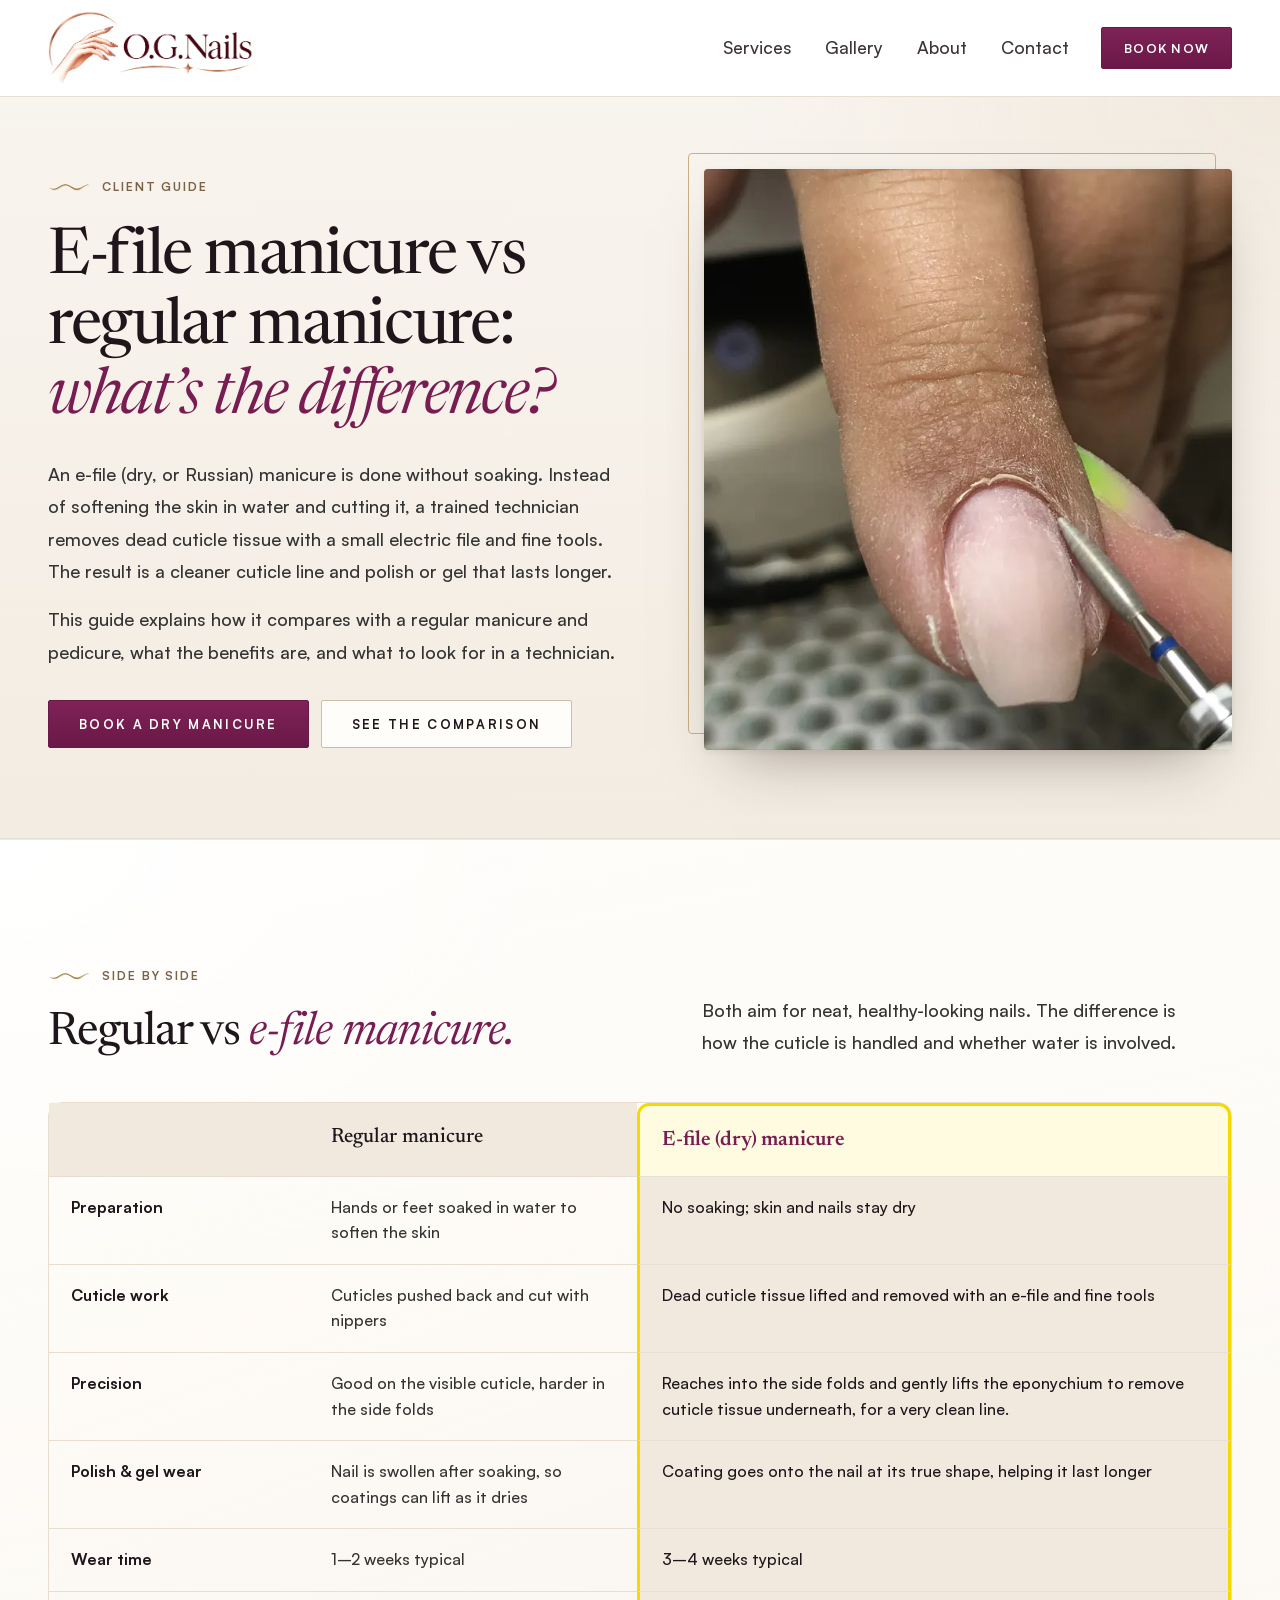
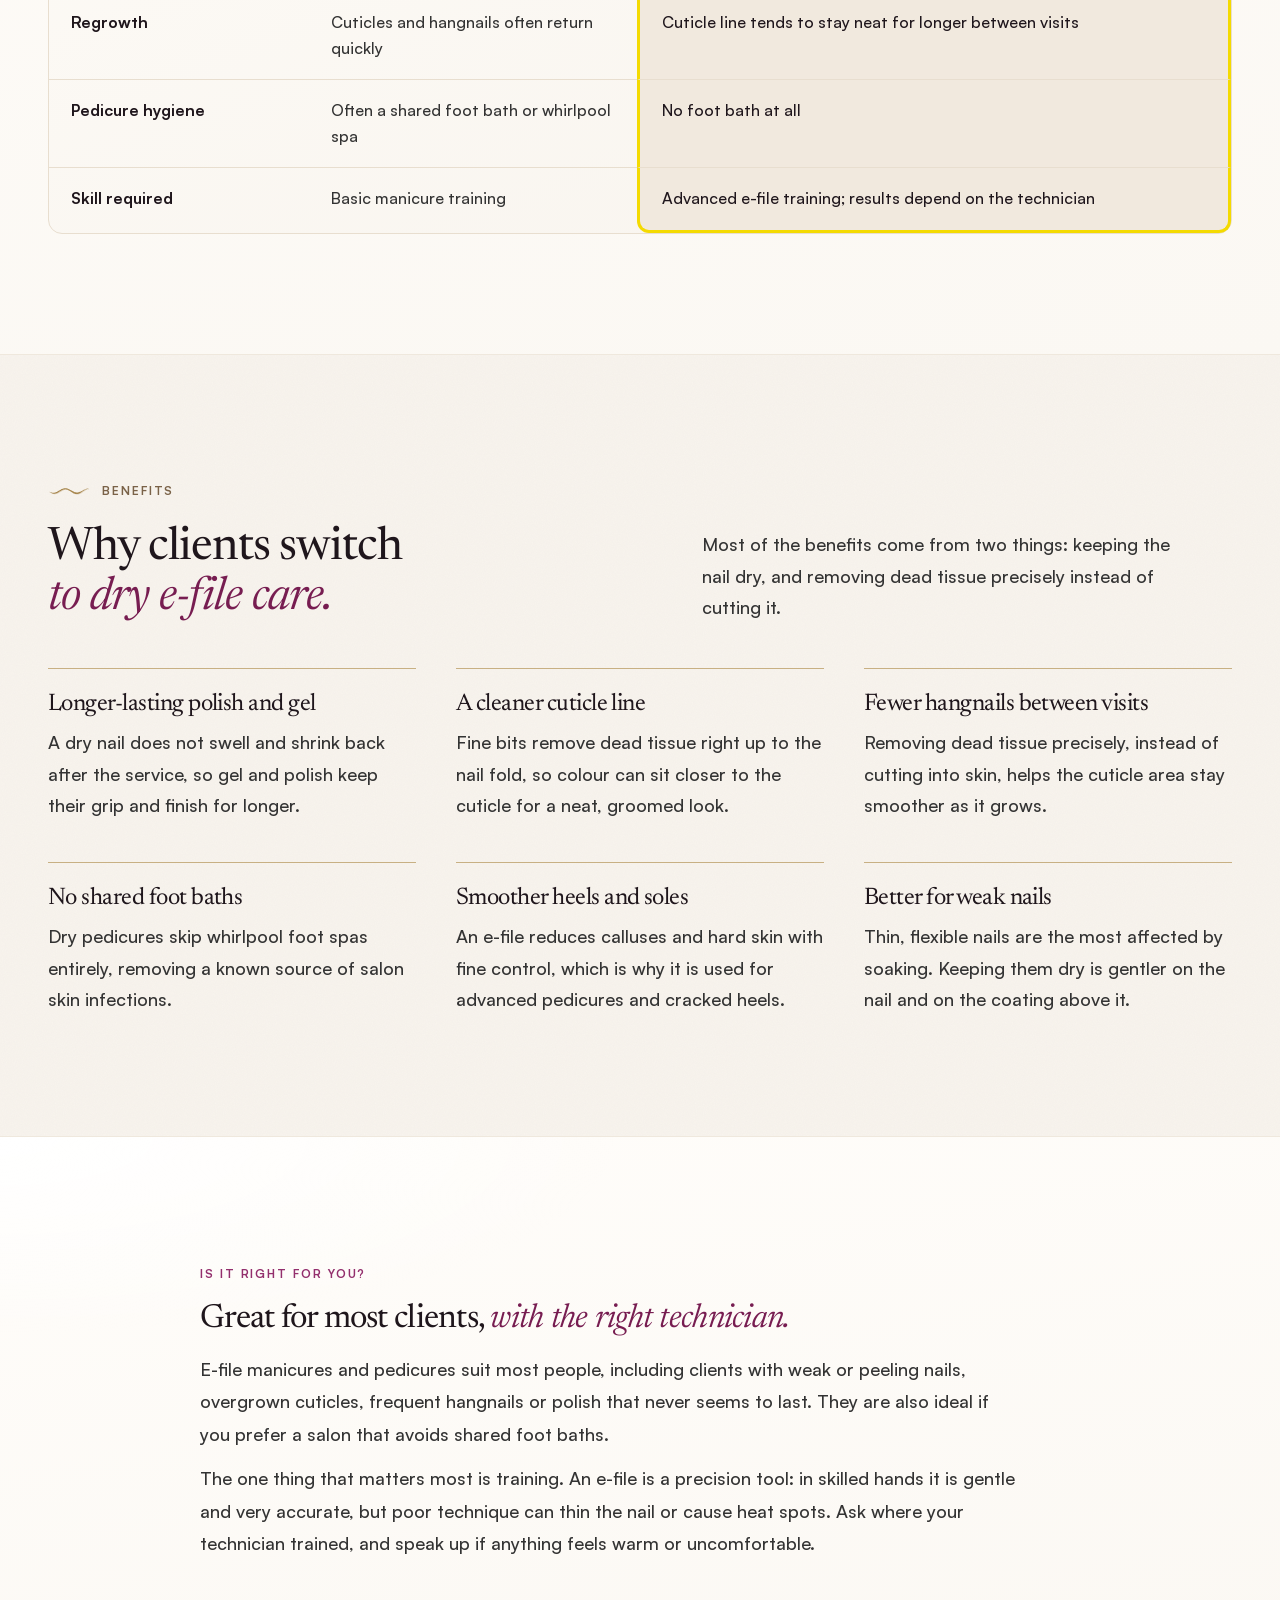
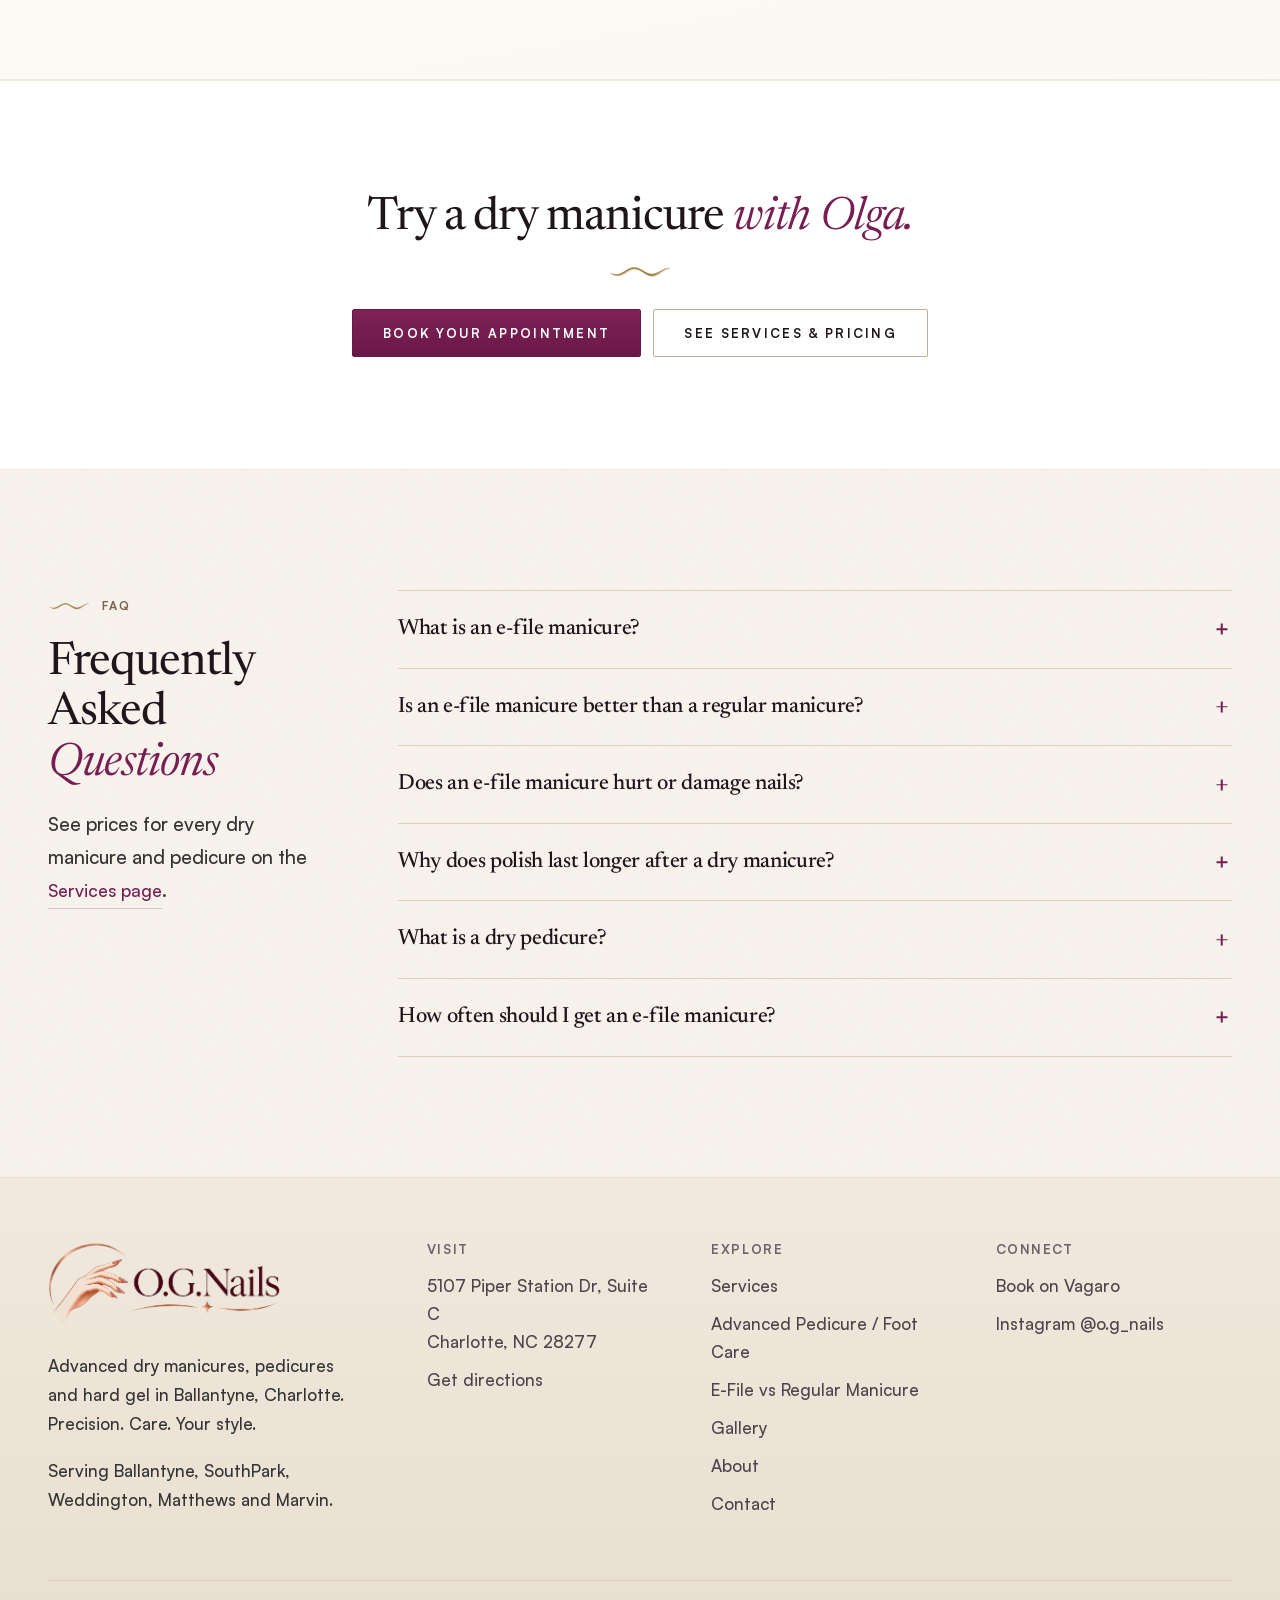
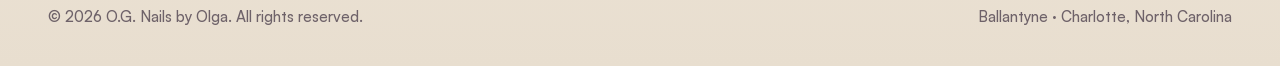
<file: e-file-vs-regular-manicure.html>
<!doctype html>
<html lang="en">
<head>
<meta charset="utf-8">
<!-- Google tag (gtag.js) -->
<script>
    !function(t,e){var o,n,p,r;e.__SV||(window.posthog && window.posthog.__loaded)||(window.posthog=e,e._i=[],e.init=function(i,s,a){function g(t,e){var o=e.split(".");2==o.length&&(t=t[o[0]],e=o[1]),t[e]=function(){t.push([e].concat(Array.prototype.slice.call(arguments,0)))}}p||((p=t.createElement("script")).type="text/javascript",p.crossOrigin="anonymous",p.async=!0,p.src=s.api_host.replace(".i.posthog.com","-assets.i.posthog.com")+"/static/array.js",p.onerror=function(){p=null},(r=t.getElementsByTagName("script")[0]).parentNode.insertBefore(p,r));var u=e;for(void 0!==a?u=e[a]=[]:a="posthog",u.people=u.people||[],Object.defineProperty(u,"toString",{configurable:!0,enumerable:!0,writable:!0,value:function(t){var e="posthog";return"posthog"!==a&&(e+="."+a),t||(e+=" (stub)"),e}}),Object.defineProperty(u.people,"toString",{configurable:!0,enumerable:!0,writable:!0,value:function(){return u.toString(1)+".people (stub)"}}),o="vu pu gu mu init Gu Qu Hu Wu Xu il Vu Yu ju oc ac lc uc cc hc capture getExtension Zu hu gc calculateEventProperties vc register register_once register_for_session unregister unregister_for_session zu mc getFeatureFlag getFeatureFlagPayload getFeatureFlagResult getAllFeatureFlags isFeatureEnabled reloadFeatureFlags updateFlags updateEarlyAccessFeatureEnrollment getEarlyAccessFeatures on onFeatureFlags onSurveysLoaded onSessionId getSurveys getActiveMatchingSurveys onActiveMatchingSurveysChanged renderSurvey displaySurvey cancelPendingSurvey canRenderSurvey canRenderSurveyAsync wc identify setPersonProperties unsetPersonProperties group resetGroups setPersonPropertiesForFlags resetPersonPropertiesForFlags setGroupPropertiesForFlags resetGroupPropertiesForFlags reset kc shutdown setIdentity clearIdentity get_distinct_id getGroups get_session_id get_session_replay_url alias set_config startSessionRecording stopSessionRecording sessionRecordingStarted captureException addExceptionStep captureLog startExceptionAutocapture stopExceptionAutocapture loadToolbar get_property getSessionProperty yc nc createPersonProfile setInternalOrTestUser bc xu ku opt_in_capturing opt_out_capturing Su has_opted_in_capturing has_opted_out_capturing get_explicit_consent_status is_capturing clear_opt_in_out_capturing tc debug nl Os getPageViewId captureTraceFeedback captureTraceMetric Du".split(" "),n=0;n<o.length;n++)g(u,o[n]);e._i.push([i,s,a])},e.__SV=1)}(document,window.posthog||[]);
    posthog.init('phc_rKeMGLRDmFMbcvj2HG238b6Ui7hPsgeLKQimXH4zbVta', {
        api_host: 'https://us.i.posthog.com',
        defaults: '2026-05-30',
        person_profiles: 'identified_only', // or 'always' to create profiles for anonymous users as well
    })
</script>
<script async src="https://www.googletagmanager.com/gtag/js?id=G-LPJMN4SHJZ"></script>
<script>
  window.dataLayer = window.dataLayer || [];
  function gtag(){dataLayer.push(arguments);}
  gtag('js', new Date());

  gtag('config', 'G-LPJMN4SHJZ');
</script>
<meta name="viewport" content="width=device-width, initial-scale=1, viewport-fit=cover">
<title>E-File (Dry) Manicure vs Regular Manicure | O.G. Nails</title>
<meta name="description" content="How an e-file (dry, Russian) manicure and pedicure compare with a regular manicure: longer-lasting polish, cleaner cuticles and no shared foot baths.">
<meta name="theme-color" content="#ffffff">
<link rel="icon" href="favicon.ico?v=f0ef2752" sizes="any">
<link rel="icon" type="image/png" sizes="32x32" href="assets/img/favicon-32.png?v=cf6e3716">
<link rel="icon" type="image/png" sizes="192x192" href="assets/img/favicon-192.png?v=92e95df4">
<link rel="apple-touch-icon" href="assets/img/apple-touch-icon.png?v=94cba978">
<meta property="og:type" content="website">
<meta property="og:site_name" content="O.G. Nails by Olga">
<meta property="og:title" content="E-File (Dry) Manicure vs Regular Manicure | O.G. Nails">
<meta property="og:description" content="How an e-file (dry, Russian) manicure and pedicure compare with a regular manicure: longer-lasting polish, cleaner cuticles and no shared foot baths.">
<link rel="canonical" href="https://ognailscharlotte.com/e-file-vs-regular-manicure">
<meta property="og:url" content="https://ognailscharlotte.com/e-file-vs-regular-manicure">
<meta property="og:image" content="https://ognailscharlotte.com/assets/img/og-image.jpg">
<meta property="og:image:width" content="1200">
<meta property="og:image:height" content="630">
<meta property="og:image:alt" content="O.G. Nails by Olga, nail studio in Ballantyne, Charlotte NC">
<meta property="og:locale" content="en_US">
<meta name="twitter:card" content="summary_large_image">
<meta name="twitter:title" content="E-File (Dry) Manicure vs Regular Manicure | O.G. Nails">
<meta name="twitter:description" content="How an e-file (dry, Russian) manicure and pedicure compare with a regular manicure: longer-lasting polish, cleaner cuticles and no shared foot baths.">
<link rel="preload" href="assets/fonts/newsreader-latin-opsz-normal.woff2" as="font" type="font/woff2" crossorigin>
<link rel="preload" href="assets/fonts/satoshi-medium.woff2" as="font" type="font/woff2" crossorigin>
<link rel="stylesheet" href="assets/css/styles.css?v=38c53be3">
<script type="application/ld+json">{"@context": "https://schema.org", "@type": "Person", "@id": "https://ognailscharlotte.com/#olga", "name": "Olga Glavatcaia", "jobTitle": "Nail specialist", "image": "https://ognailscharlotte.com/images/olga-glavatcaia-md.webp", "url": "https://ognailscharlotte.com/about", "worksFor": {"@id": "https://ognailscharlotte.com/#business"}, "sameAs": ["https://www.instagram.com/o.g_nails"], "award": "NailPro World Cup 2020, 3rd place", "knowsAbout": ["Russian e-file manicure", "Dry pedicure", "Titanium wire toenail correction", "Hard gel extensions", "French sculpture gel nails"], "workLocation": {"@id": "https://ognailscharlotte.com/#business"}}</script><script type="application/ld+json">{"@context": "https://schema.org", "@type": "Article", "headline": "E-file manicure vs regular manicure: what\u2019s the difference?", "description": "How e-file (dry, Russian) manicures and pedicures compare with regular manicures, the benefits, and what to look for in a technician.", "author": {"@id": "https://ognailscharlotte.com/#olga"}, "publisher": {"@id": "https://ognailscharlotte.com/#business"}, "image": "https://ognailscharlotte.com/images/gallery/process-cuticle-sm.webp", "mainEntityOfPage": "https://ognailscharlotte.com/e-file-vs-regular-manicure", "datePublished": "2026-10-16", "dateModified": "2026-10-16", "about": ["E-file manicure", "Dry manicure", "Russian manicure", "Dry pedicure"]}</script><script type="application/ld+json">{"@context": "https://schema.org", "@type": "FAQPage", "mainEntity": [{"@type": "Question", "name": "What is an e-file manicure?", "acceptedAnswer": {"@type": "Answer", "text": "An e-file (electric file) manicure, also called a dry or Russian manicure, is done without soaking. Instead of softening skin in water and cutting it, the nail technician uses a small electric file with fine bits to lift and remove dead cuticle tissue, then refines the nail fold and prepares the nail plate for polish or gel."}}, {"@type": "Question", "name": "Is an e-file manicure better than a regular manicure?", "acceptedAnswer": {"@type": "Answer", "text": "For many clients, yes. Because the nail is never soaked, polish and gel go onto the nail at its true size and shape, which helps them last longer. The cuticle line is also cleaner and tends to stay neat for longer. The trade-off is that it depends heavily on the technician\u2019s training, so it should only be done by someone skilled with an e-file."}}, {"@type": "Question", "name": "Does an e-file manicure hurt or damage nails?", "acceptedAnswer": {"@type": "Answer", "text": "In trained hands it should not hurt. The e-file works on dead tissue and the nail surface, not on living skin. Damage such as thinning or heat spots comes from poor technique, not from the tool itself, which is why training matters. Tell your technician straight away if anything feels warm or uncomfortable."}}, {"@type": "Question", "name": "Why does polish last longer after a dry manicure?", "acceptedAnswer": {"@type": "Answer", "text": "Nail plates absorb water. After a soak the nail swells, and as it dries it shrinks back. Polish or gel applied to a swollen nail can then lift, crack or chip as the nail returns to its normal shape. Working on a dry nail avoids that."}}, {"@type": "Question", "name": "What is a dry pedicure?", "acceptedAnswer": {"@type": "Answer", "text": "A dry pedicure skips the foot bath. Nails, cuticles, calluses and hard skin are treated with an e-file on dry skin, which gives very precise control and leaves heels and soles smoother. It also avoids the shared whirlpool foot spas that have been linked to skin infections."}}, {"@type": "Question", "name": "How often should I get an e-file manicure?", "acceptedAnswer": {"@type": "Answer", "text": "Most clients book every 2 to 4 weeks. Gel manicures are usually refreshed every 3 to 4 weeks, and hygienic (no polish) manicures every 2 to 3 weeks, depending on how fast your nails and cuticles grow."}}]}</script><script type="application/ld+json">{"@context": "https://schema.org", "@type": "BreadcrumbList", "itemListElement": [{"@type": "ListItem", "position": 1, "name": "Home", "item": "https://ognailscharlotte.com/"}, {"@type": "ListItem", "position": 2, "name": "E-File vs Regular Manicure", "item": "https://ognailscharlotte.com/e-file-vs-regular-manicure"}]}</script>
</head>
<body class="">
<a class="skip-link" href="#main">Skip to content</a>
<header class="site-header">
  <div class="container nav-wrap">
    <a class="brand" href="/"><img class="logo" src="assets/img/logo-og.webp?v=9fd27e76" width="971" height="350" alt="O.G. Nails by Olga"></a>
    <button class="nav-toggle" type="button" aria-expanded="false" aria-controls="site-nav" aria-label="Menu"><span class="bar"></span></button>
    <nav class="site-nav" id="site-nav" aria-label="Main"><a href="/services">Services</a><a href="/gallery">Gallery</a><a href="/about">About</a><a href="/contact">Contact</a></nav>
    <a class="button button-small header-book" href="https://www.vagaro.com/ognails" data-book="header">Book Now</a>
  </div>
</header>
<main id="main">

<section class="about-hero">
  <div class="container about-split">
    <figure class="hero-photo">
    <div class="portrait reveal">
      <img class="focus-bottom" src="images/gallery/process-cuticle-sm.webp?v=d08b654b" width="675" height="900" alt="Close-up of an e-file bit lifting dead cuticle tissue along the nail fold during a dry manicure" fetchpriority="high" decoding="async">
    </div>
    </figure>
    <div class="about-copy reveal">
      <span class="eyebrow">Client guide</span>
      <h1>E-file manicure vs regular manicure: <em>what’s the difference?</em></h1>
      <p>An e-file (dry, or Russian) manicure is done without soaking. Instead of softening the skin in water and cutting it, a trained technician removes dead cuticle tissue with a small electric file and fine tools. The result is a cleaner cuticle line and polish or gel that lasts longer.</p>
      <p>This guide explains how it compares with a regular manicure and pedicure, what the benefits are, and what to look for in a technician.</p>
      <div class="hero-actions" style="justify-content:flex-start">
        <a class="button" href="https://www.vagaro.com/ognails" data-book="efile-hero">Book a dry manicure</a>
        <a class="button button-secondary" href="#compare">See the comparison</a>
      </div>
    </div>
  </div>
</section>

<section class="section section-tint" id="compare">
  <div class="container">
    <div class="section-head reveal">
      <div>
        <span class="eyebrow">Side by side</span>
        <h2>Regular vs <em>e-file manicure.</em></h2>
      </div>
      <p>Both aim for neat, healthy-looking nails. The difference is how the cuticle is handled and whether water is involved.</p>
    </div>
    <div class="compare-wrap reveal">
      <table class="compare">
        <thead><tr><th scope="col"></th><th scope="col">Regular manicure</th><th scope="col">E-file (dry) manicure</th></tr></thead>
        <tbody><tr><th scope="row">Preparation</th><td data-label="Regular">Hands or feet soaked in water to soften the skin</td><td data-label="E-file (dry)">No soaking; skin and nails stay dry</td></tr><tr><th scope="row">Cuticle work</th><td data-label="Regular">Cuticles pushed back and cut with nippers</td><td data-label="E-file (dry)">Dead cuticle tissue lifted and removed with an e-file and fine tools</td></tr><tr><th scope="row">Precision</th><td data-label="Regular">Good on the visible cuticle, harder in the side folds</td><td data-label="E-file (dry)">Reaches into the side folds and gently lifts the eponychium to remove cuticle tissue underneath, for a very clean line.</td></tr><tr><th scope="row">Polish & gel wear</th><td data-label="Regular">Nail is swollen after soaking, so coatings can lift as it dries</td><td data-label="E-file (dry)">Coating goes onto the nail at its true shape, helping it last longer</td></tr><tr><th scope="row">Wear time</th><td data-label="Regular">1–2 weeks typical</td><td data-label="E-file (dry)">3–4 weeks typical</td></tr><tr><th scope="row">Regrowth</th><td data-label="Regular">Cuticles and hangnails often return quickly</td><td data-label="E-file (dry)">Cuticle line tends to stay neat for longer between visits</td></tr><tr><th scope="row">Pedicure hygiene</th><td data-label="Regular">Often a shared foot bath or whirlpool spa</td><td data-label="E-file (dry)">No foot bath at all</td></tr><tr><th scope="row">Skill required</th><td data-label="Regular">Basic manicure training</td><td data-label="E-file (dry)">Advanced e-file training; results depend on the technician</td></tr></tbody>
      </table>
    </div>
  </div>
</section>

<section class="section" id="benefits">
  <div class="container">
    <div class="section-head reveal">
      <div>
        <span class="eyebrow">Benefits</span>
        <h2>Why clients switch <em>to dry e-file care.</em></h2>
      </div>
      <p>Most of the benefits come from two things: keeping the nail dry, and removing dead tissue precisely instead of cutting it.</p>
    </div>
    <ol class="ef-benefits reveal">
      <li><h3>Longer-lasting polish and gel</h3><p>A dry nail does not swell and shrink back after the service, so gel and polish keep their grip and finish for longer.</p></li><li><h3>A cleaner cuticle line</h3><p>Fine bits remove dead tissue right up to the nail fold, so colour can sit closer to the cuticle for a neat, groomed look.</p></li><li><h3>Fewer hangnails between visits</h3><p>Removing dead tissue precisely, instead of cutting into skin, helps the cuticle area stay smoother as it grows.</p></li><li><h3>No shared foot baths</h3><p>Dry pedicures skip whirlpool foot spas entirely, removing a known source of salon skin infections.</p></li><li><h3>Smoother heels and soles</h3><p>An e-file reduces calluses and hard skin with fine control, which is why it is used for advanced pedicures and cracked heels.</p></li><li><h3>Better for weak nails</h3><p>Thin, flexible nails are the most affected by soaking. Keeping them dry is gentler on the nail and on the coating above it.</p></li>
    </ol>
  </div>
</section>

<section class="section section-tint" id="choose">
  <div class="container narrow choose-single">
    <div class="explainer-card reveal">
      <span class="kicker">Is it right for you?</span>
      <h2>Great for most clients, <em>with the right technician.</em></h2>
      <p>E-file manicures and pedicures suit most people, including clients with weak or peeling nails, overgrown cuticles, frequent hangnails or polish that never seems to last. They are also ideal if you prefer a salon that avoids shared foot baths.</p>
      <p>The one thing that matters most is training. An e-file is a precision tool: in skilled hands it is gentle and very accurate, but poor technique can thin the nail or cause heat spots. Ask where your technician trained, and speak up if anything feels warm or uncomfortable.</p>
    </div>
  </div>
</section>

<section class="section" aria-label="Book an appointment">
  <div class="container">
    <div class="cta-band reveal">
      <h2>Try a dry manicure <em>with Olga.</em></h2>
      
      <div class="hero-actions">
        <a class="button" href="https://www.vagaro.com/ognails" data-book="efile-cta">Book your appointment</a>
        <a class="button button-ghost" href="/services">See services &amp; pricing</a>
      </div>
    </div>
  </div>
</section>

<section class="section" id="efile-faq">
  <div class="container faq">
    <div class="reveal">
      <span class="eyebrow">FAQ</span>
      <h2 style="margin-top:18px">Frequently Asked <em>Questions</em></h2>
      <p class="lead" style="margin-top:18px">See prices for every dry manicure and pedicure on the <a class="text-link" href="/services">Services page</a>.</p>
    </div>
    <div class="faq-list reveal"><details><summary>What is an e-file manicure?<span class="plus" aria-hidden="true"></span></summary><div class="answer"><p>An e-file (electric file) manicure, also called a dry or Russian manicure, is done without soaking. Instead of softening skin in water and cutting it, the nail technician uses a small electric file with fine bits to lift and remove dead cuticle tissue, then refines the nail fold and prepares the nail plate for polish or gel.</p></div></details><details><summary>Is an e-file manicure better than a regular manicure?<span class="plus" aria-hidden="true"></span></summary><div class="answer"><p>For many clients, yes. Because the nail is never soaked, polish and gel go onto the nail at its true size and shape, which helps them last longer. The cuticle line is also cleaner and tends to stay neat for longer. The trade-off is that it depends heavily on the technician’s training, so it should only be done by someone skilled with an e-file.</p></div></details><details><summary>Does an e-file manicure hurt or damage nails?<span class="plus" aria-hidden="true"></span></summary><div class="answer"><p>In trained hands it should not hurt. The e-file works on dead tissue and the nail surface, not on living skin. Damage such as thinning or heat spots comes from poor technique, not from the tool itself, which is why training matters. Tell your technician straight away if anything feels warm or uncomfortable.</p></div></details><details><summary>Why does polish last longer after a dry manicure?<span class="plus" aria-hidden="true"></span></summary><div class="answer"><p>Nail plates absorb water. After a soak the nail swells, and as it dries it shrinks back. Polish or gel applied to a swollen nail can then lift, crack or chip as the nail returns to its normal shape. Working on a dry nail avoids that.</p></div></details><details><summary>What is a dry pedicure?<span class="plus" aria-hidden="true"></span></summary><div class="answer"><p>A dry pedicure skips the foot bath. Nails, cuticles, calluses and hard skin are treated with an e-file on dry skin, which gives very precise control and leaves heels and soles smoother. It also avoids the shared whirlpool foot spas that have been linked to skin infections.</p></div></details><details><summary>How often should I get an e-file manicure?<span class="plus" aria-hidden="true"></span></summary><div class="answer"><p>Most clients book every 2 to 4 weeks. Gel manicures are usually refreshed every 3 to 4 weeks, and hygienic (no polish) manicures every 2 to 3 weeks, depending on how fast your nails and cuticles grow.</p></div></details></div>
  </div>
</section>

</main>
<footer class="site-footer">
  <div class="container">
    <div class="footer-grid">
      <div class="footer-brand">
        <a class="brand" href="/" ><img class="logo" src="assets/img/logo-og.webp?v=9fd27e76" width="971" height="350" alt="O.G. Nails by Olga"></a>
        <p>Advanced dry manicures, pedicures and hard gel in Ballantyne, Charlotte. Precision. Care. Your style.</p>
        <p class="footer-areas">Serving Ballantyne, SouthPark, Weddington, Matthews and Marvin.</p>
      </div>
      <div>
        <h3>Visit</h3>
        <ul>
          <li>5107 Piper Station Dr, Suite C<br>Charlotte, NC 28277</li>
          <li><a href="https://www.google.com/maps/search/?api=1&query=5107+Piper+Station+Dr+Suite+C+Charlotte+NC+28277" target="_blank" rel="noopener">Get directions</a></li>
        </ul>
      </div>
      <div>
        <h3>Explore</h3>
        <ul><li><a href="/services">Services</a></li><li><a href="/advanced-pedicure-foot-care">Advanced Pedicure / Foot Care</a></li><li><a href="/e-file-vs-regular-manicure">E-File vs Regular Manicure</a></li><li><a href="/gallery">Gallery</a></li><li><a href="/about">About</a></li><li><a href="/contact">Contact</a></li></ul>
      </div>
      <div>
        <h3>Connect</h3>
        <ul>
          <li><a href="https://www.vagaro.com/ognails" data-book="footer">Book on Vagaro</a></li>
          <li><a href="https://www.instagram.com/o.g_nails" target="_blank" rel="noopener">Instagram @o.g_nails</a></li>
        </ul>
      </div>
    </div>
    <div class="footer-bottom">
      <span>&copy; <span data-year>2026</span> O.G. Nails by Olga. All rights reserved.</span>
      <span>Ballantyne &middot; Charlotte, North Carolina</span>
    </div>
  </div>
</footer>
<div class="mobile-book">
  <a class="button" href="https://www.vagaro.com/ognails" data-book="mobile-bar">Book Now</a>
  <a class="button button-secondary" href="https://www.instagram.com/o.g_nails" target="_blank" rel="noopener" aria-label="Instagram"><svg class="icon" viewBox="0 0 24 24" aria-hidden="true"><rect x="3.5" y="3.5" width="17" height="17" rx="5"/><circle cx="12" cy="12" r="4"/><circle cx="17.2" cy="6.8" r=".6" fill="currentColor"/></svg></a>
</div>
<script src="assets/js/main.js?v=a03feeff" defer></script>
</body>
</html>
</file>
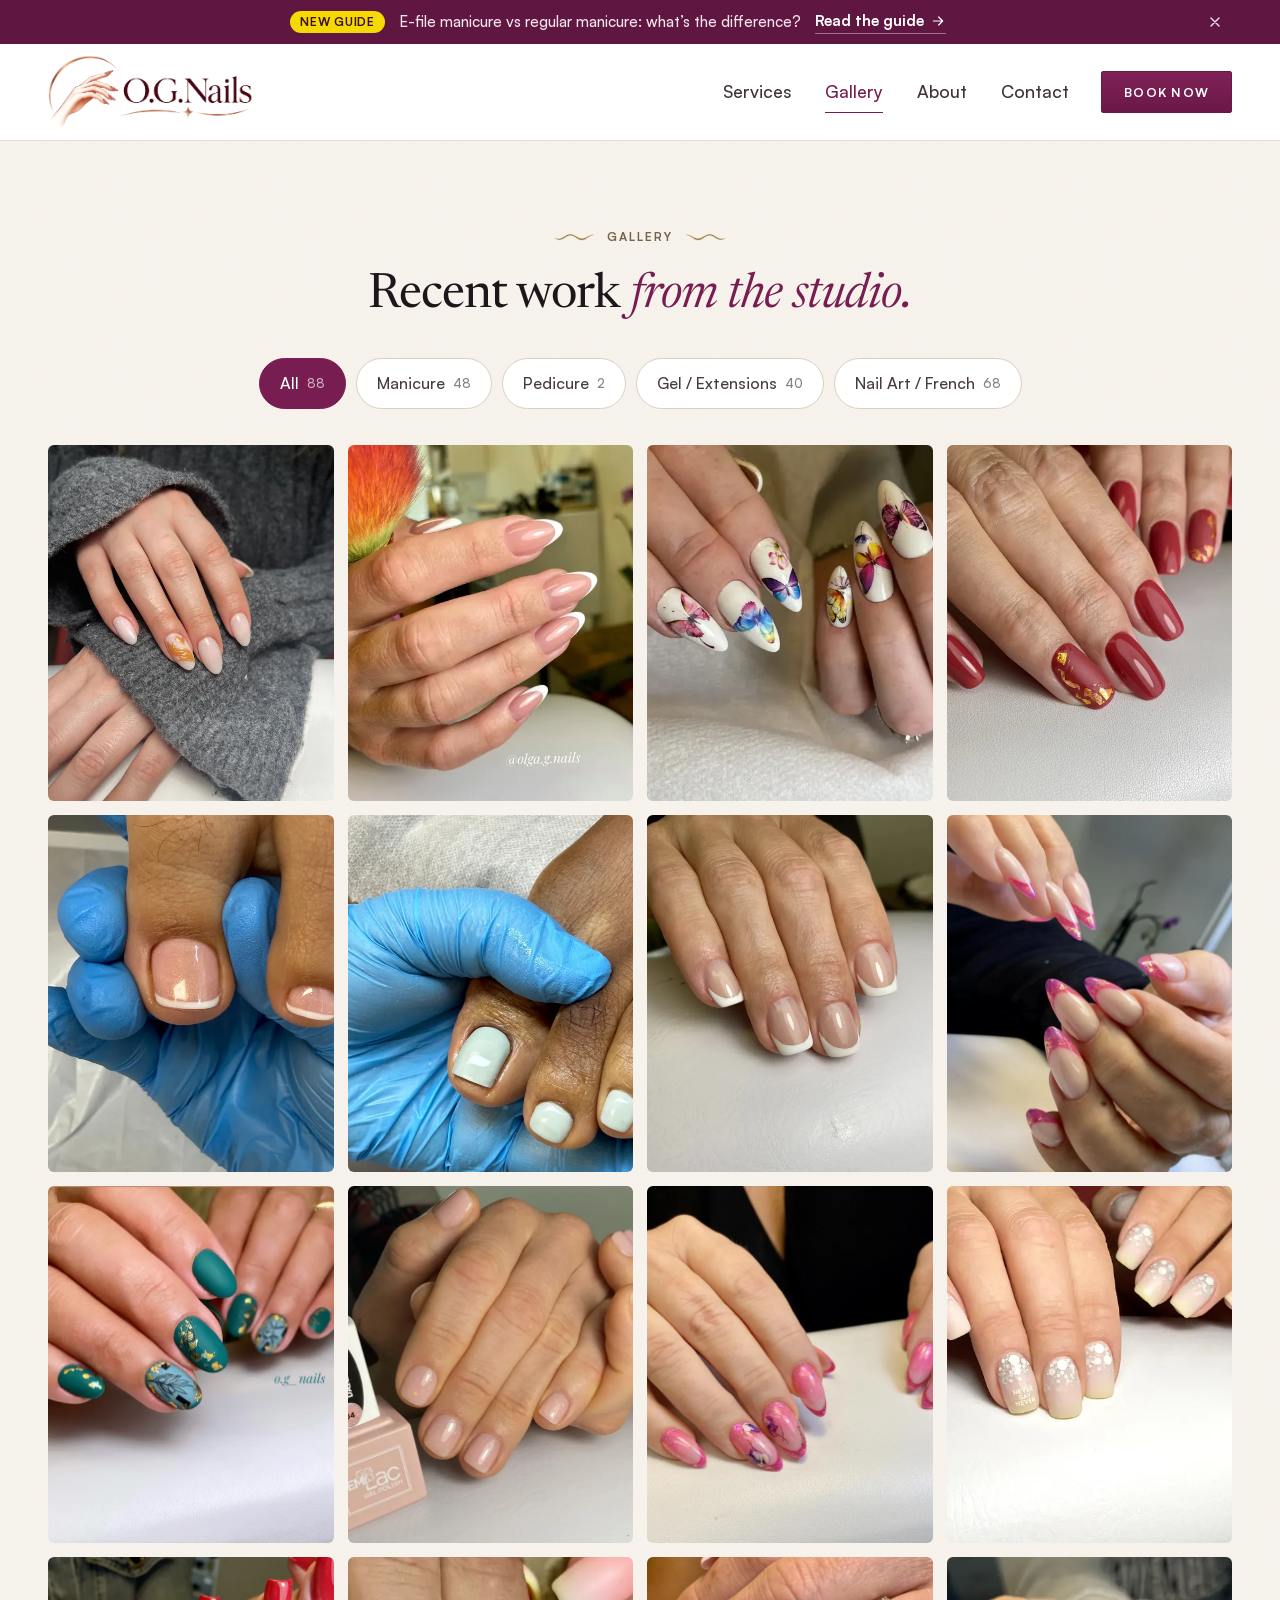
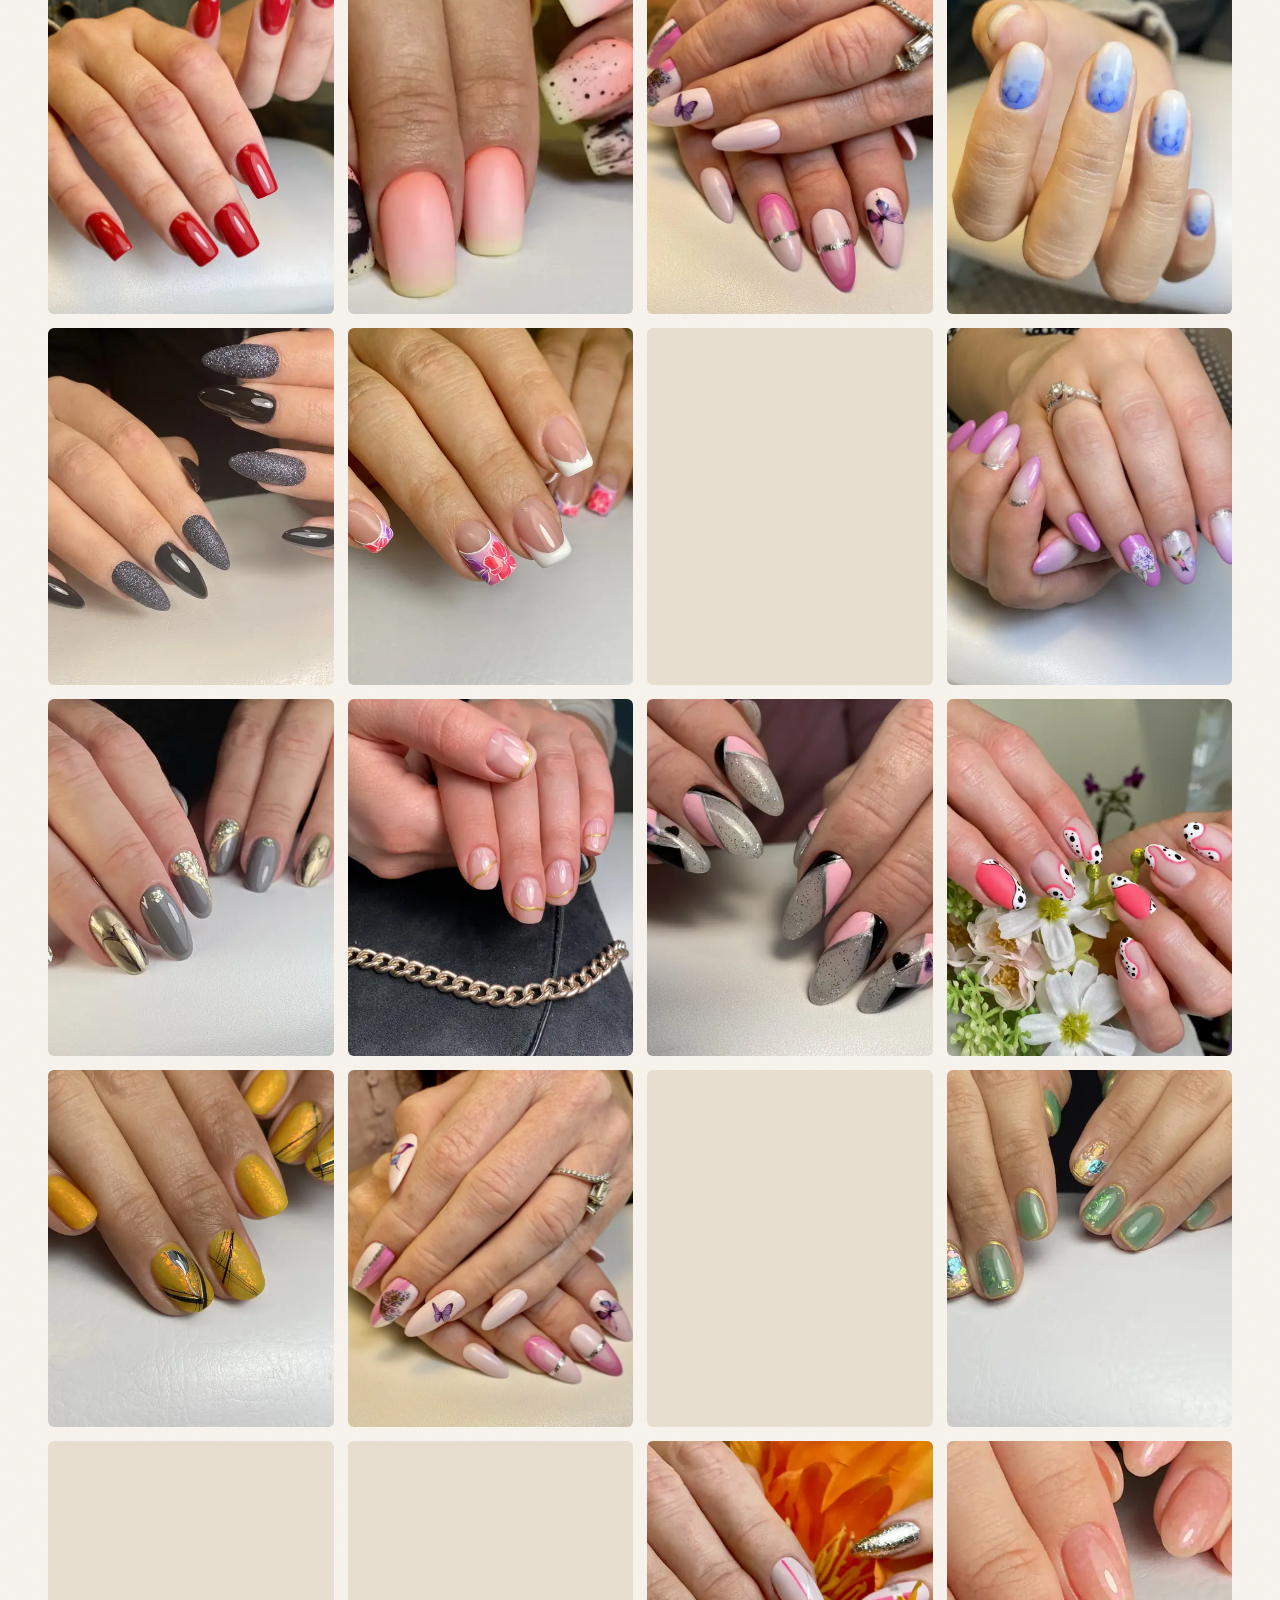
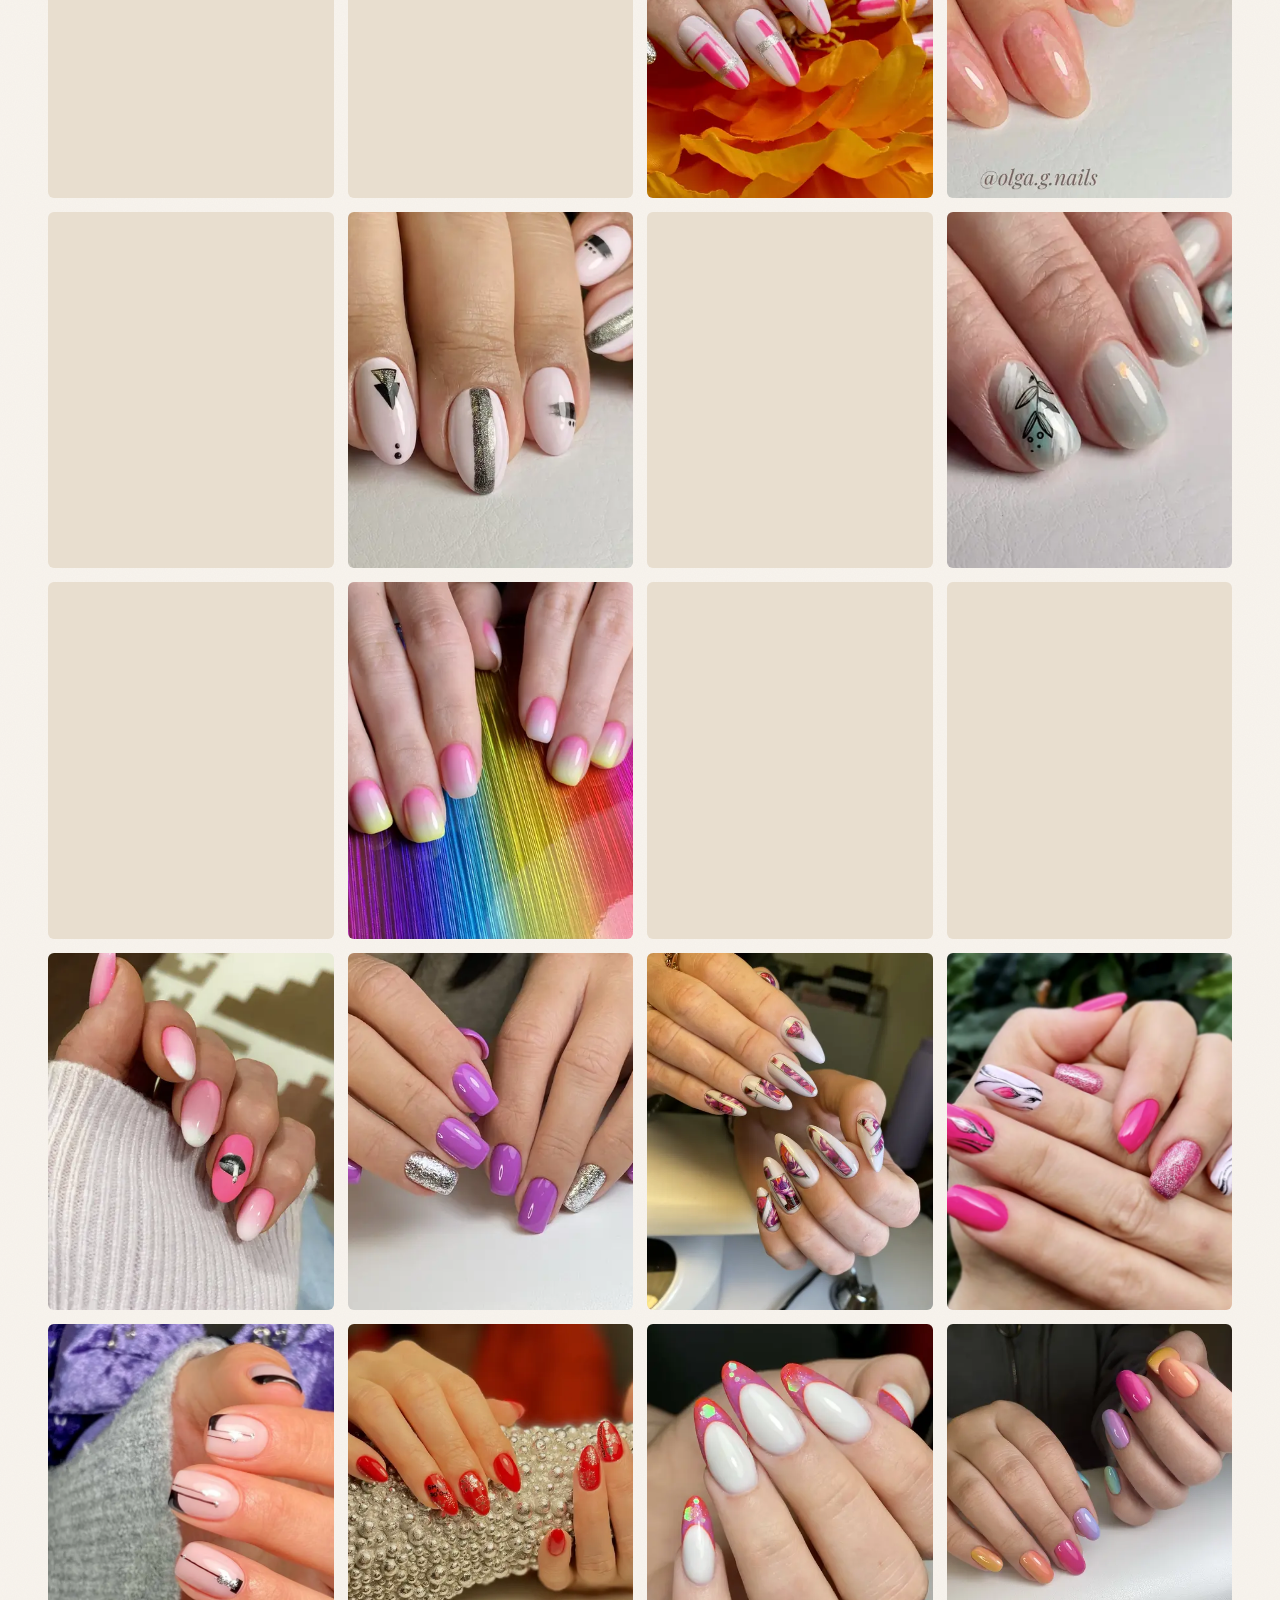
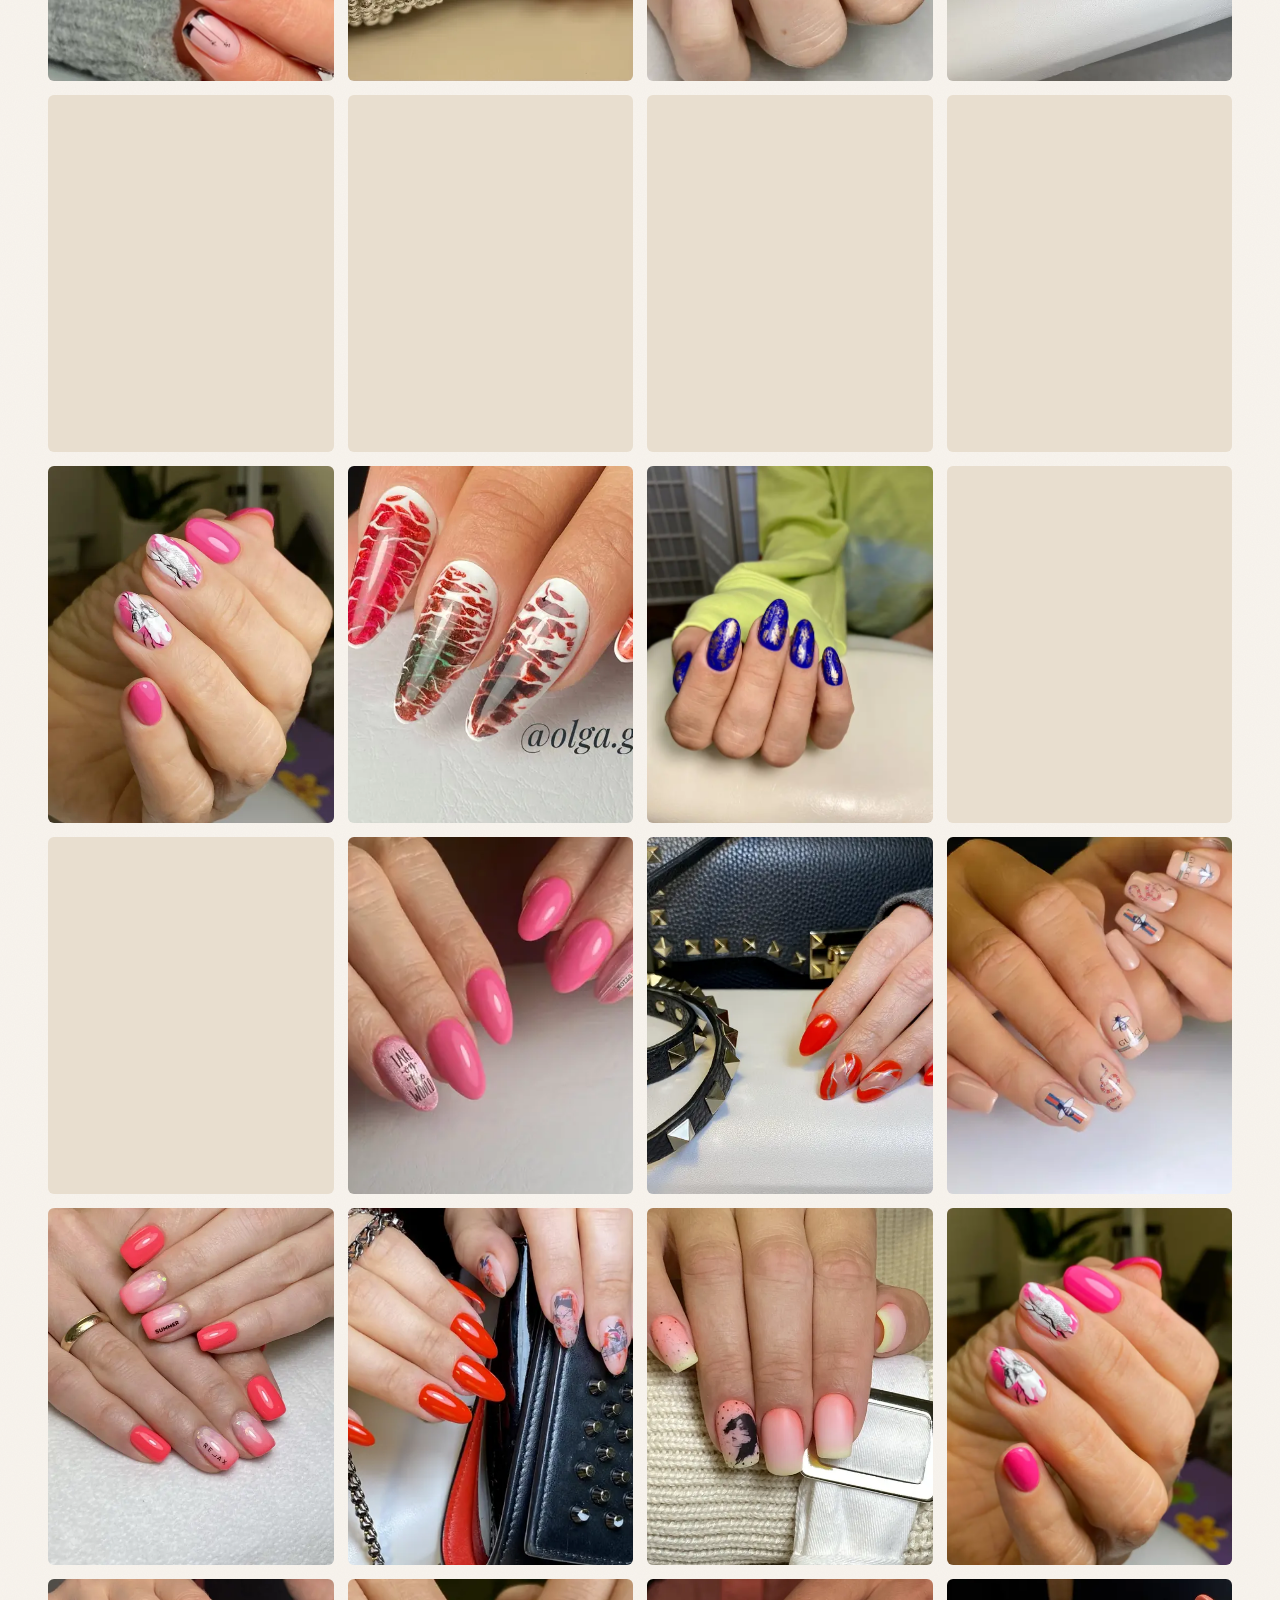
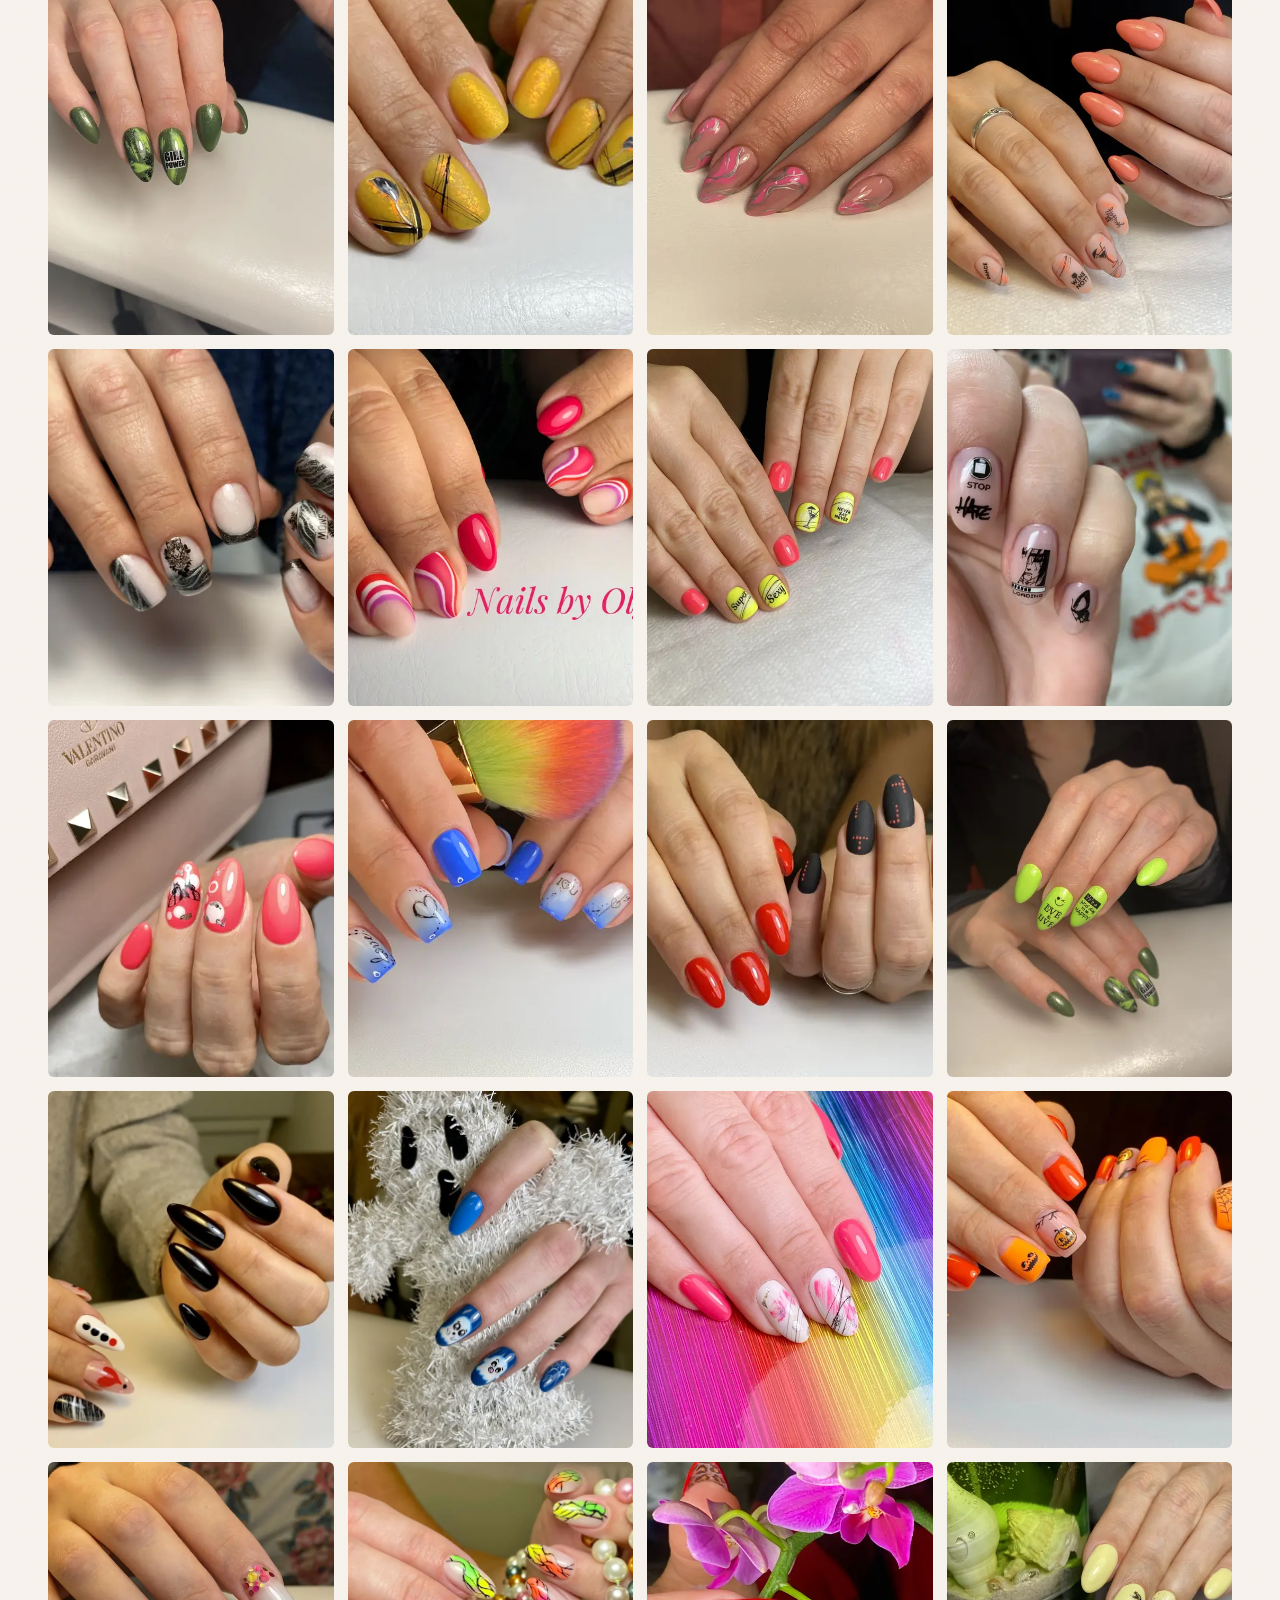
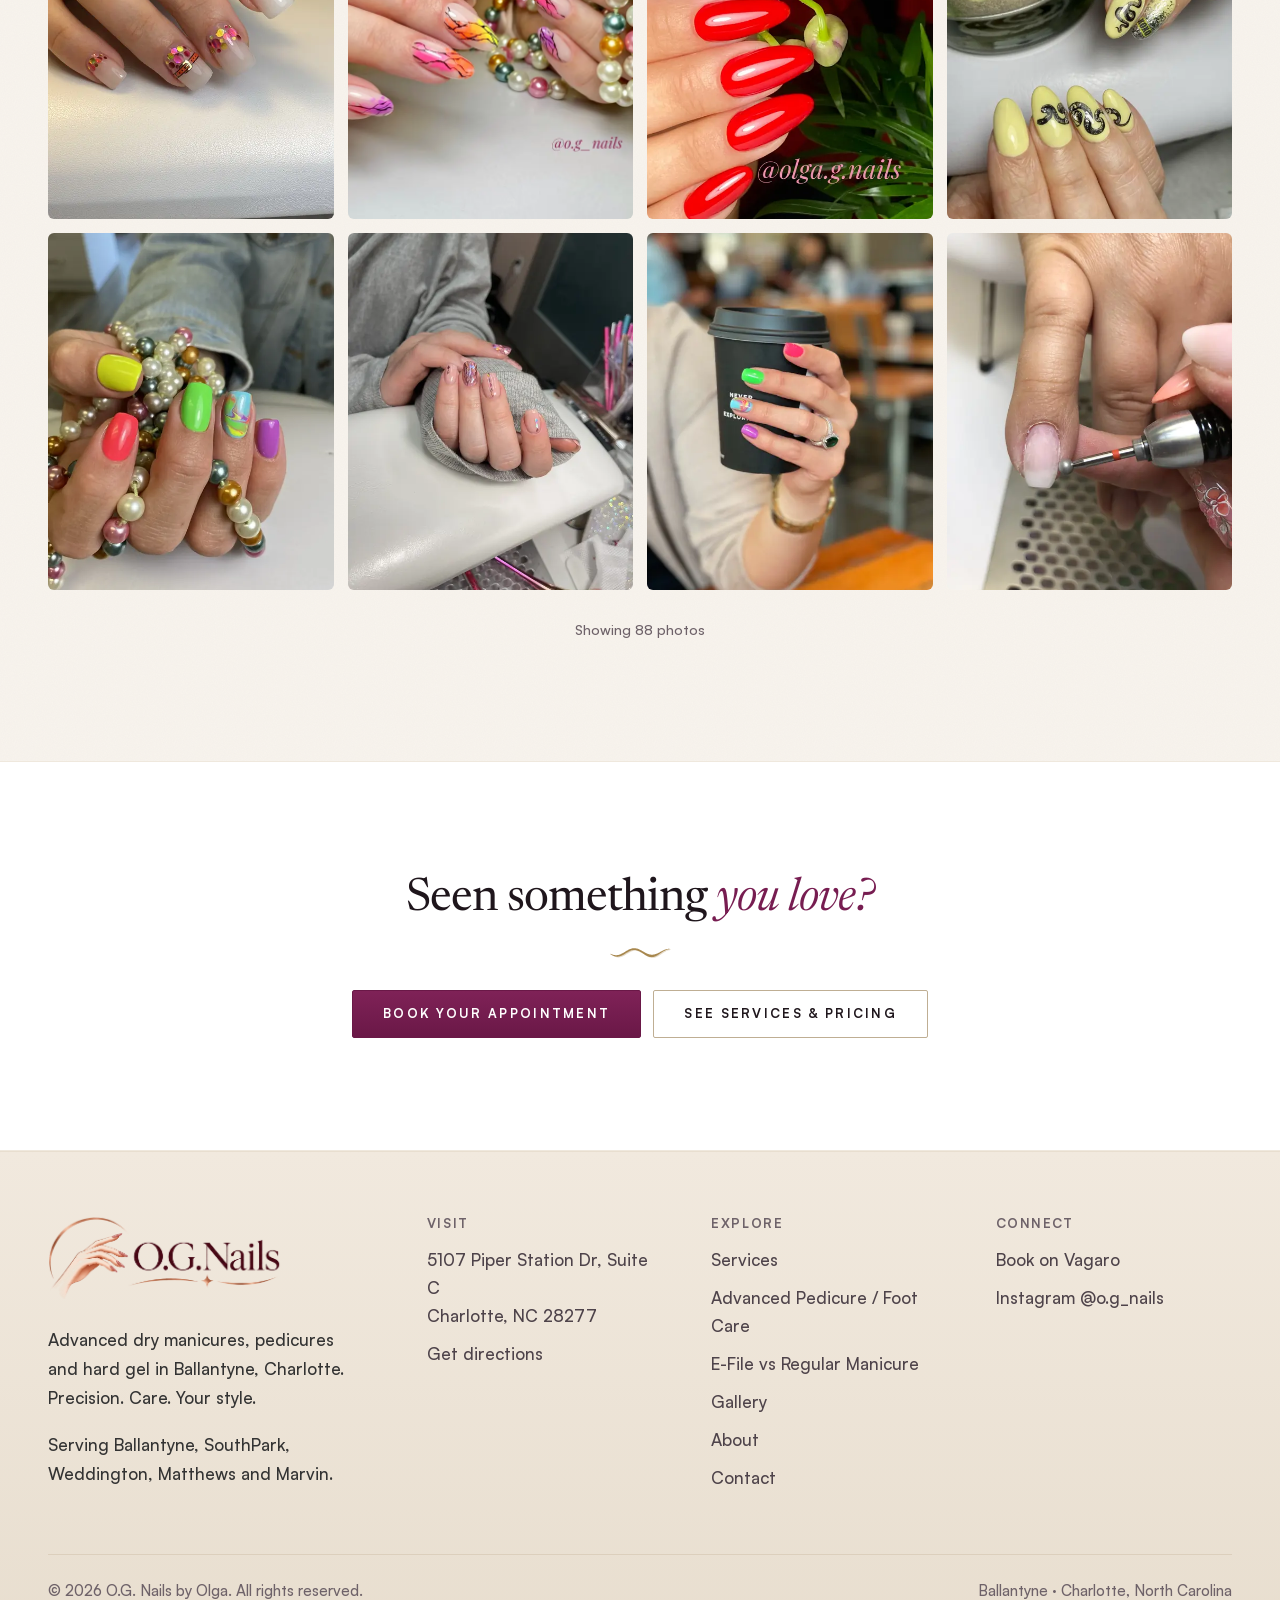
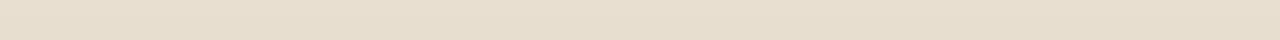
<file: gallery.html>
<!doctype html>
<html lang="en">
<head>
<meta charset="utf-8">
<!-- Google tag (gtag.js) -->
<script>
    !function(t,e){var o,n,p,r;e.__SV||(window.posthog && window.posthog.__loaded)||(window.posthog=e,e._i=[],e.init=function(i,s,a){function g(t,e){var o=e.split(".");2==o.length&&(t=t[o[0]],e=o[1]),t[e]=function(){t.push([e].concat(Array.prototype.slice.call(arguments,0)))}}p||((p=t.createElement("script")).type="text/javascript",p.crossOrigin="anonymous",p.async=!0,p.src=s.api_host.replace(".i.posthog.com","-assets.i.posthog.com")+"/static/array.js",p.onerror=function(){p=null},(r=t.getElementsByTagName("script")[0]).parentNode.insertBefore(p,r));var u=e;for(void 0!==a?u=e[a]=[]:a="posthog",u.people=u.people||[],Object.defineProperty(u,"toString",{configurable:!0,enumerable:!0,writable:!0,value:function(t){var e="posthog";return"posthog"!==a&&(e+="."+a),t||(e+=" (stub)"),e}}),Object.defineProperty(u.people,"toString",{configurable:!0,enumerable:!0,writable:!0,value:function(){return u.toString(1)+".people (stub)"}}),o="vu pu gu mu init Gu Qu Hu Wu Xu il Vu Yu ju oc ac lc uc cc hc capture getExtension Zu hu gc calculateEventProperties vc register register_once register_for_session unregister unregister_for_session zu mc getFeatureFlag getFeatureFlagPayload getFeatureFlagResult getAllFeatureFlags isFeatureEnabled reloadFeatureFlags updateFlags updateEarlyAccessFeatureEnrollment getEarlyAccessFeatures on onFeatureFlags onSurveysLoaded onSessionId getSurveys getActiveMatchingSurveys onActiveMatchingSurveysChanged renderSurvey displaySurvey cancelPendingSurvey canRenderSurvey canRenderSurveyAsync wc identify setPersonProperties unsetPersonProperties group resetGroups setPersonPropertiesForFlags resetPersonPropertiesForFlags setGroupPropertiesForFlags resetGroupPropertiesForFlags reset kc shutdown setIdentity clearIdentity get_distinct_id getGroups get_session_id get_session_replay_url alias set_config startSessionRecording stopSessionRecording sessionRecordingStarted captureException addExceptionStep captureLog startExceptionAutocapture stopExceptionAutocapture loadToolbar get_property getSessionProperty yc nc createPersonProfile setInternalOrTestUser bc xu ku opt_in_capturing opt_out_capturing Su has_opted_in_capturing has_opted_out_capturing get_explicit_consent_status is_capturing clear_opt_in_out_capturing tc debug nl Os getPageViewId captureTraceFeedback captureTraceMetric Du".split(" "),n=0;n<o.length;n++)g(u,o[n]);e._i.push([i,s,a])},e.__SV=1)}(document,window.posthog||[]);
    posthog.init('phc_rKeMGLRDmFMbcvj2HG238b6Ui7hPsgeLKQimXH4zbVta', {
        api_host: 'https://us.i.posthog.com',
        defaults: '2026-05-30',
        person_profiles: 'identified_only', // or 'always' to create profiles for anonymous users as well
    })
</script>
<script async src="https://www.googletagmanager.com/gtag/js?id=G-LPJMN4SHJZ"></script>
<script>
  window.dataLayer = window.dataLayer || [];
  function gtag(){dataLayer.push(arguments);}
  gtag('js', new Date());

  gtag('config', 'G-LPJMN4SHJZ');
</script>
<meta name="viewport" content="width=device-width, initial-scale=1, viewport-fit=cover">
<title>Nail Art & Gel Extensions Gallery, Charlotte | O.G. Nails</title>
<meta name="description" content="Browse dry manicures, hard gel extensions, French and hand-painted nail art by Olga Glavatcaia in Ballantyne, Charlotte NC.">
<meta name="theme-color" content="#ffffff">
<link rel="icon" href="favicon.ico?v=f0ef2752" sizes="any">
<link rel="icon" type="image/png" sizes="32x32" href="assets/img/favicon-32.png?v=cf6e3716">
<link rel="icon" type="image/png" sizes="192x192" href="assets/img/favicon-192.png?v=92e95df4">
<link rel="apple-touch-icon" href="assets/img/apple-touch-icon.png?v=94cba978">
<meta property="og:type" content="website">
<meta property="og:site_name" content="O.G. Nails by Olga">
<meta property="og:title" content="Nail Art &amp; Gel Extensions Gallery, Charlotte | O.G. Nails">
<meta property="og:description" content="Browse dry manicures, hard gel extensions, French and hand-painted nail art by Olga Glavatcaia in Ballantyne, Charlotte NC.">
<link rel="canonical" href="https://ognailscharlotte.com/gallery">
<meta property="og:url" content="https://ognailscharlotte.com/gallery">
<meta property="og:image" content="https://ognailscharlotte.com/assets/img/og-image.jpg">
<meta property="og:image:width" content="1200">
<meta property="og:image:height" content="630">
<meta property="og:image:alt" content="O.G. Nails by Olga, nail studio in Ballantyne, Charlotte NC">
<meta property="og:locale" content="en_US">
<meta name="twitter:card" content="summary_large_image">
<meta name="twitter:title" content="Nail Art &amp; Gel Extensions Gallery, Charlotte | O.G. Nails">
<meta name="twitter:description" content="Browse dry manicures, hard gel extensions, French and hand-painted nail art by Olga Glavatcaia in Ballantyne, Charlotte NC.">
<link rel="preload" href="assets/fonts/newsreader-latin-opsz-normal.woff2" as="font" type="font/woff2" crossorigin>
<link rel="preload" href="assets/fonts/satoshi-medium.woff2" as="font" type="font/woff2" crossorigin>
<link rel="stylesheet" href="assets/css/styles.css?v=38c53be3">
<script type="application/ld+json">{"@context": "https://schema.org", "@type": "BreadcrumbList", "itemListElement": [{"@type": "ListItem", "position": 1, "name": "Home", "item": "https://ognailscharlotte.com/"}, {"@type": "ListItem", "position": 2, "name": "Gallery", "item": "https://ognailscharlotte.com/gallery"}]}</script>
</head>
<body class="has-overlay-header">
<a class="skip-link" href="#main">Skip to content</a>
<div class="promo-bar" id="promo-bar" role="region" aria-label="Announcement">
  <div class="container promo-inner">
    <p><span class="promo-tag">New guide</span><span>E-file manicure vs regular manicure: what’s the difference?</span><a class="promo-link" href="/e-file-vs-regular-manicure" data-promo="efile-guide">Read the guide <svg class="icon" viewBox="0 0 24 24" aria-hidden="true"><path d="M5 12h14M13 6l6 6-6 6"/></svg></a></p>
    <button class="promo-close" type="button" aria-label="Dismiss announcement"><svg class="icon" viewBox="0 0 24 24" aria-hidden="true"><path d="M6 6l12 12M18 6 6 18"/></svg></button>
  </div>
</div>
<script>try{if(localStorage.getItem('promo-efile-closed'))document.getElementById('promo-bar').remove()}catch(e){}</script>
<header class="site-header">
  <div class="container nav-wrap">
    <a class="brand" href="/"><img class="logo" src="assets/img/logo-og.webp?v=9fd27e76" width="971" height="350" alt="O.G. Nails by Olga"></a>
    <button class="nav-toggle" type="button" aria-expanded="false" aria-controls="site-nav" aria-label="Menu"><span class="bar"></span></button>
    <nav class="site-nav" id="site-nav" aria-label="Main"><a href="/services">Services</a><a href="/gallery" aria-current="page">Gallery</a><a href="/about">About</a><a href="/contact">Contact</a></nav>
    <a class="button button-small header-book" href="https://www.vagaro.com/ognails" data-book="header">Book Now</a>
  </div>
</header>
<main id="main">

<section class="section gallery-section">
  <div class="container">
    <div class="section-head center gallery-head">
      <span class="eyebrow">Gallery</span>
      <h1>Recent work <em>from the studio.</em></h1>
    </div>
    <div class="filters" role="group" aria-label="Filter photos">
      <button class="filter" type="button" data-filter="all" aria-pressed="true">All <span class="count"></span></button>
      <button class="filter" type="button" data-filter="manicure" aria-pressed="false">Manicure <span class="count"></span></button>
      <button class="filter" type="button" data-filter="pedicure" aria-pressed="false">Pedicure <span class="count"></span></button>
      <button class="filter" type="button" data-filter="gel" aria-pressed="false">Gel / Extensions <span class="count"></span></button>
      <button class="filter" type="button" data-filter="art" aria-pressed="false">Nail Art / French <span class="count"></span></button>
      <button class="filter" type="button" data-filter="men" aria-pressed="false">Men’s <span class="count"></span></button>
    </div>
    <div class="photo-grid gallery-grid" data-gallery>
<button class="tile" type="button" data-tags="manicure gel art" data-full="images/gallery/og-nails-charlotte-01-lg.webp?v=425c921a" aria-label="View larger: Almond nude gel manicure with a hand-painted accent nail"><img src="images/gallery/og-nails-charlotte-01-sm.webp?v=15cfebc6" width="540" height="720" alt="Almond nude gel manicure with a hand-painted accent nail" loading="lazy" decoding="async"></button>
<button class="tile" type="button" data-tags="gel art" data-full="images/gallery/og-nails-charlotte-02-lg.webp?v=0a1a09ad" aria-label="View larger: Classic white French tips on almond nails"><img src="images/gallery/og-nails-charlotte-02-sm.webp?v=d108722f" width="487" height="720" alt="Classic white French tips on almond nails" loading="lazy" decoding="async"></button>
<button class="tile" type="button" data-tags="gel art" data-full="images/gallery/og-nails-charlotte-03-lg.webp?v=b539f421" aria-label="View larger: Hand-painted butterfly nail art on milky white almond nails"><img src="images/gallery/og-nails-charlotte-03-sm.webp?v=8d2fce5b" width="720" height="532" alt="Hand-painted butterfly nail art on milky white almond nails" loading="lazy" decoding="async"></button>
<button class="tile" type="button" data-tags="manicure art" data-full="images/gallery/og-nails-charlotte-04-lg.webp?v=68691b3d" aria-label="View larger: Deep burgundy gel manicure with gold foil accents"><img src="images/gallery/og-nails-charlotte-04-sm.webp?v=8ce168ab" width="540" height="720" alt="Deep burgundy gel manicure with gold foil accents" loading="lazy" decoding="async"></button>
<button class="tile" type="button" data-tags="pedicure art" data-full="images/gallery/pedicure-french-gel-lg.webp?v=ee1021b6" aria-label="View larger: Natural French gel pedicure with neatly shaped toenails"><img src="images/gallery/pedicure-french-gel-sm.webp?v=6d8b30b8" width="1000" height="693" alt="Natural French gel pedicure with neatly shaped toenails" loading="lazy" decoding="async"></button>
<button class="tile" type="button" data-tags="pedicure" data-full="images/gallery/pedicure-sage-lg.webp?v=7495ae54" aria-label="View larger: Soft sage gel pedicure with clean, square-shaped toenails"><img src="images/gallery/pedicure-sage-sm.webp?v=4c39719b" width="1000" height="667" alt="Soft sage gel pedicure with clean, square-shaped toenails" loading="lazy" decoding="async"></button>
<button class="tile" type="button" data-tags="manicure art" data-full="images/gallery/og-nails-charlotte-05-lg.webp?v=17b5cadc" aria-label="View larger: Short natural French manicure with clean cuticles"><img src="images/gallery/og-nails-charlotte-05-sm.webp?v=bdfd2102" width="570" height="720" alt="Short natural French manicure with clean cuticles" loading="lazy" decoding="async"></button>
<button class="tile" type="button" data-tags="gel art" data-full="images/gallery/og-nails-charlotte-06-lg.webp?v=b5f6cf67" aria-label="View larger: Pink French tips on long almond extensions"><img src="images/gallery/og-nails-charlotte-06-sm.webp?v=9016dbbf" width="616" height="720" alt="Pink French tips on long almond extensions" loading="lazy" decoding="async"></button>
<button class="tile" type="button" data-tags="manicure art" data-full="images/gallery/og-nails-charlotte-07-lg.webp?v=df00201c" aria-label="View larger: Matte teal manicure with gold leaf and botanical accents"><img src="images/gallery/og-nails-charlotte-07-sm.webp?v=54ab1840" width="576" height="720" alt="Matte teal manicure with gold leaf and botanical accents" loading="lazy" decoding="async"></button>
<button class="tile" type="button" data-tags="manicure" data-full="images/gallery/og-nails-charlotte-08-lg.webp?v=fa3ec6e5" aria-label="View larger: Sheer nude gel manicure on short natural nails"><img src="images/gallery/og-nails-charlotte-08-sm.webp?v=9a9e8c57" width="674" height="720" alt="Sheer nude gel manicure on short natural nails" loading="lazy" decoding="async"></button>
<button class="tile" type="button" data-tags="gel art" data-full="images/gallery/og-nails-charlotte-09-lg.webp?v=06e97df6" aria-label="View larger: Pink floral nail art on almond nails"><img src="images/gallery/og-nails-charlotte-09-sm.webp?v=df4ef4b0" width="662" height="720" alt="Pink floral nail art on almond nails" loading="lazy" decoding="async"></button>
<button class="tile" type="button" data-tags="manicure art" data-full="images/gallery/og-nails-charlotte-10-lg.webp?v=e6d32ac8" aria-label="View larger: Soft nude manicure with white dot design"><img src="images/gallery/og-nails-charlotte-10-sm.webp?v=3ba66a74" width="720" height="540" alt="Soft nude manicure with white dot design" loading="lazy" decoding="async"></button>
<button class="tile" type="button" data-tags="gel" data-full="images/gallery/og-nails-charlotte-11-lg.webp?v=61181254" aria-label="View larger: Glossy red square gel extensions"><img src="images/gallery/og-nails-charlotte-11-sm.webp?v=4b78065f" width="681" height="720" alt="Glossy red square gel extensions" loading="lazy" decoding="async"></button>
<button class="tile" type="button" data-tags="manicure art" data-full="images/gallery/og-nails-charlotte-12-lg.webp?v=00b81c8a" aria-label="View larger: Peach ombre manicure with hand-painted portrait art"><img src="images/gallery/og-nails-charlotte-12-sm.webp?v=50ec6b43" width="720" height="427" alt="Peach ombre manicure with hand-painted portrait art" loading="lazy" decoding="async"></button>
<button class="tile" type="button" data-tags="gel art" data-full="images/gallery/og-nails-charlotte-13-lg.webp?v=17ae3872" aria-label="View larger: Blush almond nails with butterfly and silver details"><img src="images/gallery/og-nails-charlotte-13-sm.webp?v=f566d62f" width="650" height="720" alt="Blush almond nails with butterfly and silver details" loading="lazy" decoding="async"></button>
<button class="tile" type="button" data-tags="manicure art" data-full="images/gallery/og-nails-charlotte-14-lg.webp?v=6b996a8b" aria-label="View larger: Blue-to-white ombre manicure"><img src="images/gallery/og-nails-charlotte-14-sm.webp?v=803cd25c" width="490" height="720" alt="Blue-to-white ombre manicure" loading="lazy" decoding="async"></button>
<button class="tile" type="button" data-tags="gel" data-full="images/gallery/og-nails-charlotte-15-lg.webp?v=08e5b609" aria-label="View larger: Black and glitter gel on almond nails"><img src="images/gallery/og-nails-charlotte-15-sm.webp?v=210b3c0a" width="720" height="589" alt="Black and glitter gel on almond nails" loading="lazy" decoding="async"></button>
<button class="tile" type="button" data-tags="manicure art" data-full="images/gallery/og-nails-charlotte-16-lg.webp?v=342135a8" aria-label="View larger: French manicure with painted hibiscus accents"><img src="images/gallery/og-nails-charlotte-16-sm.webp?v=53e14a79" width="540" height="720" alt="French manicure with painted hibiscus accents" loading="lazy" decoding="async"></button>
<button class="tile" type="button" data-tags="manicure gel" data-full="images/gallery/og-nails-charlotte-17-lg.webp?v=f837fe91" aria-label="View larger: Natural-looking hard gel structure on short nails"><img src="images/gallery/og-nails-charlotte-17-sm.webp?v=a53d2d24" width="540" height="720" alt="Natural-looking hard gel structure on short nails" loading="lazy" decoding="async"></button>
<button class="tile" type="button" data-tags="gel art" data-full="images/gallery/og-nails-charlotte-18-lg.webp?v=5b72968f" aria-label="View larger: Lilac ombre almond nails with floral art"><img src="images/gallery/og-nails-charlotte-18-sm.webp?v=b3966a86" width="662" height="720" alt="Lilac ombre almond nails with floral art" loading="lazy" decoding="async"></button>
<button class="tile" type="button" data-tags="manicure art" data-full="images/gallery/og-nails-charlotte-19-lg.webp?v=5fa82d4c" aria-label="View larger: Grey and metallic gold manicure with glitter accent"><img src="images/gallery/og-nails-charlotte-19-sm.webp?v=2afcb2be" width="720" height="540" alt="Grey and metallic gold manicure with glitter accent" loading="lazy" decoding="async"></button>
<button class="tile" type="button" data-tags="manicure" data-full="images/gallery/og-nails-charlotte-20-lg.webp?v=96fe734f" aria-label="View larger: Sheer nude manicure on short natural nails"><img src="images/gallery/og-nails-charlotte-20-sm.webp?v=6f84b409" width="405" height="720" alt="Sheer nude manicure on short natural nails" loading="lazy" decoding="async"></button>
<button class="tile" type="button" data-tags="gel art" data-full="images/gallery/og-nails-charlotte-21-lg.webp?v=3de97b81" aria-label="View larger: Pink, grey and black geometric nail design"><img src="images/gallery/og-nails-charlotte-21-sm.webp?v=b29014b9" width="720" height="540" alt="Pink, grey and black geometric nail design" loading="lazy" decoding="async"></button>
<button class="tile" type="button" data-tags="manicure art" data-full="images/gallery/og-nails-charlotte-22-lg.webp?v=3ce15638" aria-label="View larger: Coral manicure with daisy nail art"><img src="images/gallery/og-nails-charlotte-22-sm.webp?v=9546f025" width="720" height="547" alt="Coral manicure with daisy nail art" loading="lazy" decoding="async"></button>
<button class="tile" type="button" data-tags="manicure art" data-full="images/gallery/og-nails-charlotte-23-lg.webp?v=f358ee15" aria-label="View larger: Mustard manicure with fine black line art"><img src="images/gallery/og-nails-charlotte-23-sm.webp?v=e3669877" width="540" height="720" alt="Mustard manicure with fine black line art" loading="lazy" decoding="async"></button>
<button class="tile" type="button" data-tags="gel art" data-full="images/gallery/og-nails-charlotte-24-lg.webp?v=63d8fcab" aria-label="View larger: Nude almond nails with butterfly art and chrome bands"><img src="images/gallery/og-nails-charlotte-24-sm.webp?v=9ce92b20" width="650" height="720" alt="Nude almond nails with butterfly art and chrome bands" loading="lazy" decoding="async"></button>
<button class="tile" type="button" data-tags="gel" data-full="images/gallery/og-nails-charlotte-25-lg.webp?v=6c965959" aria-label="View larger: Bright red-orange stiletto gel extensions"><img src="images/gallery/og-nails-charlotte-25-sm.webp?v=66bf7684" width="606" height="720" alt="Bright red-orange stiletto gel extensions" loading="lazy" decoding="async"></button>
<button class="tile" type="button" data-tags="manicure art" data-full="images/gallery/og-nails-charlotte-26-lg.webp?v=de1af75b" aria-label="View larger: Sage green manicure with gold foil accents"><img src="images/gallery/og-nails-charlotte-26-sm.webp?v=18a88741" width="720" height="540" alt="Sage green manicure with gold foil accents" loading="lazy" decoding="async"></button>
<button class="tile" type="button" data-tags="manicure art" data-full="images/gallery/og-nails-charlotte-27-lg.webp?v=dc930753" aria-label="View larger: Peach gel manicure with a painted butterfly"><img src="images/gallery/og-nails-charlotte-27-sm.webp?v=3189f79a" width="607" height="720" alt="Peach gel manicure with a painted butterfly" loading="lazy" decoding="async"></button>
<button class="tile" type="button" data-tags="gel art" data-full="images/gallery/og-nails-charlotte-28-lg.webp?v=d6b5226b" aria-label="View larger: Black glitter French tips on almond nails"><img src="images/gallery/og-nails-charlotte-28-sm.webp?v=918bd50c" width="540" height="720" alt="Black glitter French tips on almond nails" loading="lazy" decoding="async"></button>
<button class="tile" type="button" data-tags="manicure art" data-full="images/gallery/og-nails-charlotte-29-lg.webp?v=4e70ac60" aria-label="View larger: Pink and white geometric design with silver glitter"><img src="images/gallery/og-nails-charlotte-29-sm.webp?v=2462f409" width="720" height="540" alt="Pink and white geometric design with silver glitter" loading="lazy" decoding="async"></button>
<button class="tile" type="button" data-tags="gel" data-full="images/gallery/og-nails-charlotte-30-lg.webp?v=e0636d4f" aria-label="View larger: Long sheer nude gel extensions"><img src="images/gallery/og-nails-charlotte-30-sm.webp?v=6c011583" width="720" height="540" alt="Long sheer nude gel extensions" loading="lazy" decoding="async"></button>
<button class="tile" type="button" data-tags="gel" data-full="images/gallery/og-nails-charlotte-31-lg.webp?v=7166ad3d" aria-label="View larger: Plum and white stiletto gel nails"><img src="images/gallery/og-nails-charlotte-31-sm.webp?v=49a13223" width="603" height="720" alt="Plum and white stiletto gel nails" loading="lazy" decoding="async"></button>
<button class="tile" type="button" data-tags="manicure art" data-full="images/gallery/og-nails-charlotte-32-lg.webp?v=6de1cd3a" aria-label="View larger: Pale pink manicure with silver geometric art"><img src="images/gallery/og-nails-charlotte-32-sm.webp?v=42941d36" width="720" height="540" alt="Pale pink manicure with silver geometric art" loading="lazy" decoding="async"></button>
<button class="tile" type="button" data-tags="gel art" data-full="images/gallery/og-nails-charlotte-33-lg.webp?v=117d11da" aria-label="View larger: Coral almond nails with white floral details"><img src="images/gallery/og-nails-charlotte-33-sm.webp?v=397156c9" width="540" height="720" alt="Coral almond nails with white floral details" loading="lazy" decoding="async"></button>
<button class="tile" type="button" data-tags="manicure art" data-full="images/gallery/og-nails-charlotte-34-lg.webp?v=23deb1d6" aria-label="View larger: Grey manicure with fine botanical line art"><img src="images/gallery/og-nails-charlotte-34-sm.webp?v=8665eb2a" width="720" height="464" alt="Grey manicure with fine botanical line art" loading="lazy" decoding="async"></button>
<button class="tile" type="button" data-tags="gel art" data-full="images/gallery/og-nails-charlotte-35-lg.webp?v=690f65b7" aria-label="View larger: Pink almond nails with violet flower art"><img src="images/gallery/og-nails-charlotte-35-sm.webp?v=a3705c5b" width="617" height="720" alt="Pink almond nails with violet flower art" loading="lazy" decoding="async"></button>
<button class="tile" type="button" data-tags="manicure art" data-full="images/gallery/og-nails-charlotte-36-lg.webp?v=1b3e13fc" aria-label="View larger: Pink-to-yellow ombre manicure"><img src="images/gallery/og-nails-charlotte-36-sm.webp?v=39d77ccd" width="720" height="502" alt="Pink-to-yellow ombre manicure" loading="lazy" decoding="async"></button>
<button class="tile" type="button" data-tags="gel art" data-full="images/gallery/og-nails-charlotte-37-lg.webp?v=1375b677" aria-label="View larger: Purple almond nails with crystal accents"><img src="images/gallery/og-nails-charlotte-37-sm.webp?v=2a7b76ed" width="540" height="720" alt="Purple almond nails with crystal accents" loading="lazy" decoding="async"></button>
<button class="tile" type="button" data-tags="manicure art" data-full="images/gallery/og-nails-charlotte-38-lg.webp?v=dc41b3e1" aria-label="View larger: Nude manicure with black French tips and lace accent"><img src="images/gallery/og-nails-charlotte-38-sm.webp?v=fa44f270" width="585" height="720" alt="Nude manicure with black French tips and lace accent" loading="lazy" decoding="async"></button>
<button class="tile" type="button" data-tags="gel art" data-full="images/gallery/og-nails-charlotte-39-lg.webp?v=59dd31d4" aria-label="View larger: Pink ombre almond nails with a heart accent"><img src="images/gallery/og-nails-charlotte-39-sm.webp?v=14d148e3" width="445" height="720" alt="Pink ombre almond nails with a heart accent" loading="lazy" decoding="async"></button>
<button class="tile" type="button" data-tags="manicure" data-full="images/gallery/og-nails-charlotte-40-lg.webp?v=8b4de291" aria-label="View larger: Violet gel manicure with silver glitter accent"><img src="images/gallery/og-nails-charlotte-40-sm.webp?v=146b905a" width="720" height="540" alt="Violet gel manicure with silver glitter accent" loading="lazy" decoding="async"></button>
<button class="tile" type="button" data-tags="gel art" data-full="images/gallery/og-nails-charlotte-41-lg.webp?v=a93db62d" aria-label="View larger: Pink and white abstract floral nail art"><img src="images/gallery/og-nails-charlotte-41-sm.webp?v=edd2a9a3" width="540" height="720" alt="Pink and white abstract floral nail art" loading="lazy" decoding="async"></button>
<button class="tile" type="button" data-tags="manicure art" data-full="images/gallery/og-nails-charlotte-42-lg.webp?v=f7d8c5a0" aria-label="View larger: Hot pink manicure with graphic line art and glitter"><img src="images/gallery/og-nails-charlotte-42-sm.webp?v=81efe0ab" width="720" height="720" alt="Hot pink manicure with graphic line art and glitter" loading="lazy" decoding="async"></button>
<button class="tile" type="button" data-tags="manicure art" data-full="images/gallery/og-nails-charlotte-43-lg.webp?v=b7425367" aria-label="View larger: Pale pink manicure with black and silver line art"><img src="images/gallery/og-nails-charlotte-43-sm.webp?v=cdd5c849" width="578" height="720" alt="Pale pink manicure with black and silver line art" loading="lazy" decoding="async"></button>
<button class="tile" type="button" data-tags="gel art" data-full="images/gallery/og-nails-charlotte-44-lg.webp?v=5dd87af9" aria-label="View larger: Red almond nails with glitter accents"><img src="images/gallery/og-nails-charlotte-44-sm.webp?v=e7a5cb43" width="720" height="595" alt="Red almond nails with glitter accents" loading="lazy" decoding="async"></button>
<button class="tile" type="button" data-tags="gel art" data-full="images/gallery/og-nails-charlotte-45-lg.webp?v=6886f15a" aria-label="View larger: Long white almond nails with pink French edges"><img src="images/gallery/og-nails-charlotte-45-sm.webp?v=edeff047" width="473" height="720" alt="Long white almond nails with pink French edges" loading="lazy" decoding="async"></button>
<button class="tile" type="button" data-tags="manicure" data-full="images/gallery/og-nails-charlotte-46-lg.webp?v=ee292b33" aria-label="View larger: Multicolor pastel gel manicure"><img src="images/gallery/og-nails-charlotte-46-sm.webp?v=4490c624" width="540" height="720" alt="Multicolor pastel gel manicure" loading="lazy" decoding="async"></button>
<button class="tile" type="button" data-tags="gel art" data-full="images/gallery/og-nails-charlotte-47-lg.webp?v=83f928e6" aria-label="View larger: Hand-painted multicolor art on milky almond nails"><img src="images/gallery/og-nails-charlotte-47-sm.webp?v=954001d6" width="540" height="720" alt="Hand-painted multicolor art on milky almond nails" loading="lazy" decoding="async"></button>
<button class="tile" type="button" data-tags="manicure art" data-full="images/gallery/og-nails-charlotte-48-lg.webp?v=8285513c" aria-label="View larger: Pink and white plaid nail design"><img src="images/gallery/og-nails-charlotte-48-sm.webp?v=683a5b07" width="698" height="720" alt="Pink and white plaid nail design" loading="lazy" decoding="async"></button>
<button class="tile" type="button" data-tags="manicure" data-full="images/gallery/og-nails-charlotte-49-lg.webp?v=437ed355" aria-label="View larger: Sheer pink gel manicure on short nails"><img src="images/gallery/og-nails-charlotte-49-sm.webp?v=efb2e04d" width="578" height="720" alt="Sheer pink gel manicure on short nails" loading="lazy" decoding="async"></button>
<button class="tile" type="button" data-tags="gel" data-full="images/gallery/og-nails-charlotte-50-lg.webp?v=3ca0310a" aria-label="View larger: Long black almond nails with sparkle finish"><img src="images/gallery/og-nails-charlotte-50-sm.webp?v=8a0e1094" width="591" height="720" alt="Long black almond nails with sparkle finish" loading="lazy" decoding="async"></button>
<button class="tile" type="button" data-tags="manicure art" data-full="images/gallery/og-nails-charlotte-51-lg.webp?v=d56bfa39" aria-label="View larger: Pink manicure with marble flower art"><img src="images/gallery/og-nails-charlotte-51-sm.webp?v=f53ea94b" width="540" height="720" alt="Pink manicure with marble flower art" loading="lazy" decoding="async"></button>
<button class="tile" type="button" data-tags="gel art" data-full="images/gallery/og-nails-charlotte-52-lg.webp?v=e5a18775" aria-label="View larger: Red and white flame design on long almond nails"><img src="images/gallery/og-nails-charlotte-52-sm.webp?v=27dc5250" width="720" height="540" alt="Red and white flame design on long almond nails" loading="lazy" decoding="async"></button>
<button class="tile" type="button" data-tags="manicure art" data-full="images/gallery/og-nails-charlotte-53-lg.webp?v=bad41cc4" aria-label="View larger: Cobalt blue manicure with gold foil"><img src="images/gallery/og-nails-charlotte-53-sm.webp?v=dab00691" width="585" height="720" alt="Cobalt blue manicure with gold foil" loading="lazy" decoding="async"></button>
<button class="tile" type="button" data-tags="manicure art" data-full="images/gallery/og-nails-charlotte-54-lg.webp?v=be7023bf" aria-label="View larger: Pastel pink manicure with marble accents"><img src="images/gallery/og-nails-charlotte-54-sm.webp?v=88b45f2d" width="587" height="720" alt="Pastel pink manicure with marble accents" loading="lazy" decoding="async"></button>
<button class="tile" type="button" data-tags="gel art" data-full="images/gallery/og-nails-charlotte-55-lg.webp?v=caf524b5" aria-label="View larger: Neon yellow and orange gradient almond nails"><img src="images/gallery/og-nails-charlotte-55-sm.webp?v=8a3675e9" width="530" height="720" alt="Neon yellow and orange gradient almond nails" loading="lazy" decoding="async"></button>
<button class="tile" type="button" data-tags="manicure art" data-full="images/gallery/og-nails-charlotte-56-lg.webp?v=90b13c03" aria-label="View larger: Hot pink manicure with a lettering accent nail"><img src="images/gallery/og-nails-charlotte-56-sm.webp?v=82f55387" width="720" height="436" alt="Hot pink manicure with a lettering accent nail" loading="lazy" decoding="async"></button>
<button class="tile" type="button" data-tags="gel art" data-full="images/gallery/og-nails-charlotte-57-lg.webp?v=5e2da637" aria-label="View larger: Red almond nails with white swirl accent"><img src="images/gallery/og-nails-charlotte-57-sm.webp?v=fd008dca" width="720" height="553" alt="Red almond nails with white swirl accent" loading="lazy" decoding="async"></button>
<button class="tile" type="button" data-tags="manicure art" data-full="images/gallery/og-nails-charlotte-58-lg.webp?v=b75d78a2" aria-label="View larger: Nude manicure with fine line art"><img src="images/gallery/og-nails-charlotte-58-sm.webp?v=c0f7321a" width="405" height="720" alt="Nude manicure with fine line art" loading="lazy" decoding="async"></button>
<button class="tile" type="button" data-tags="manicure" data-full="images/gallery/og-nails-charlotte-59-lg.webp?v=0cc3d7f0" aria-label="View larger: Coral and pink gel manicure"><img src="images/gallery/og-nails-charlotte-59-sm.webp?v=8f87ef49" width="522" height="720" alt="Coral and pink gel manicure" loading="lazy" decoding="async"></button>
<button class="tile" type="button" data-tags="gel art" data-full="images/gallery/og-nails-charlotte-60-lg.webp?v=15f5b4a1" aria-label="View larger: Red almond nails with marble accent nails"><img src="images/gallery/og-nails-charlotte-60-sm.webp?v=e550b177" width="720" height="505" alt="Red almond nails with marble accent nails" loading="lazy" decoding="async"></button>
<button class="tile" type="button" data-tags="manicure art" data-full="images/gallery/og-nails-charlotte-61-lg.webp?v=23cf0a07" aria-label="View larger: Peach ombre manicure with portrait art accent"><img src="images/gallery/og-nails-charlotte-61-sm.webp?v=96f8ae50" width="540" height="720" alt="Peach ombre manicure with portrait art accent" loading="lazy" decoding="async"></button>
<button class="tile" type="button" data-tags="manicure art" data-full="images/gallery/og-nails-charlotte-62-lg.webp?v=2a998967" aria-label="View larger: Hot pink manicure with painted white flowers"><img src="images/gallery/og-nails-charlotte-62-sm.webp?v=707de943" width="576" height="720" alt="Hot pink manicure with painted white flowers" loading="lazy" decoding="async"></button>
<button class="tile" type="button" data-tags="gel art" data-full="images/gallery/og-nails-charlotte-63-lg.webp?v=2d381432" aria-label="View larger: Olive green almond nails with graphic art"><img src="images/gallery/og-nails-charlotte-63-sm.webp?v=4461fdbd" width="540" height="720" alt="Olive green almond nails with graphic art" loading="lazy" decoding="async"></button>
<button class="tile" type="button" data-tags="manicure art" data-full="images/gallery/og-nails-charlotte-64-lg.webp?v=9206afdd" aria-label="View larger: Mustard manicure with black line accents"><img src="images/gallery/og-nails-charlotte-64-sm.webp?v=be5bb76a" width="720" height="466" alt="Mustard manicure with black line accents" loading="lazy" decoding="async"></button>
<button class="tile" type="button" data-tags="gel art" data-full="images/gallery/og-nails-charlotte-65-lg.webp?v=416d01ba" aria-label="View larger: Nude almond nails with pink swirl design"><img src="images/gallery/og-nails-charlotte-65-sm.webp?v=b836884c" width="540" height="720" alt="Nude almond nails with pink swirl design" loading="lazy" decoding="async"></button>
<button class="tile" type="button" data-tags="gel art" data-full="images/gallery/og-nails-charlotte-66-lg.webp?v=1632caa0" aria-label="View larger: Peach almond nails with fine botanical art"><img src="images/gallery/og-nails-charlotte-66-sm.webp?v=48874d4b" width="511" height="720" alt="Peach almond nails with fine botanical art" loading="lazy" decoding="async"></button>
<button class="tile" type="button" data-tags="manicure art" data-full="images/gallery/og-nails-charlotte-67-lg.webp?v=576c1b38" aria-label="View larger: Nude manicure with black and grey artistic French"><img src="images/gallery/og-nails-charlotte-67-sm.webp?v=f6571a3b" width="720" height="540" alt="Nude manicure with black and grey artistic French" loading="lazy" decoding="async"></button>
<button class="tile" type="button" data-tags="manicure art" data-full="images/gallery/og-nails-charlotte-68-lg.webp?v=700651ab" aria-label="View larger: Red and pink manicure with swirl accents"><img src="images/gallery/og-nails-charlotte-68-sm.webp?v=5b1ab72d" width="720" height="540" alt="Red and pink manicure with swirl accents" loading="lazy" decoding="async"></button>
<button class="tile" type="button" data-tags="manicure art" data-full="images/gallery/og-nails-charlotte-69-lg.webp?v=6d330ba4" aria-label="View larger: Coral and yellow manicure with lettering art"><img src="images/gallery/og-nails-charlotte-69-sm.webp?v=3a9eeeb7" width="540" height="720" alt="Coral and yellow manicure with lettering art" loading="lazy" decoding="async"></button>
<button class="tile" type="button" data-tags="manicure art" data-full="images/gallery/og-nails-charlotte-70-lg.webp?v=e199f949" aria-label="View larger: Nude manicure with black illustrated accent nails"><img src="images/gallery/og-nails-charlotte-70-sm.webp?v=c011e318" width="720" height="540" alt="Nude manicure with black illustrated accent nails" loading="lazy" decoding="async"></button>
<button class="tile" type="button" data-tags="gel art" data-full="images/gallery/og-nails-charlotte-71-lg.webp?v=347c44cc" aria-label="View larger: Coral almond nails with painted floral accents"><img src="images/gallery/og-nails-charlotte-71-sm.webp?v=fcd495e1" width="424" height="720" alt="Coral almond nails with painted floral accents" loading="lazy" decoding="async"></button>
<button class="tile" type="button" data-tags="manicure art" data-full="images/gallery/og-nails-charlotte-72-lg.webp?v=5415fe95" aria-label="View larger: Cobalt blue manicure with ombre heart accent"><img src="images/gallery/og-nails-charlotte-72-sm.webp?v=04711239" width="720" height="540" alt="Cobalt blue manicure with ombre heart accent" loading="lazy" decoding="async"></button>
<button class="tile" type="button" data-tags="manicure" data-full="images/gallery/og-nails-charlotte-73-lg.webp?v=b99e249b" aria-label="View larger: Red and charcoal gel manicure"><img src="images/gallery/og-nails-charlotte-73-sm.webp?v=57aa9bfa" width="720" height="490" alt="Red and charcoal gel manicure" loading="lazy" decoding="async"></button>
<button class="tile" type="button" data-tags="gel art" data-full="images/gallery/og-nails-charlotte-74-lg.webp?v=69b92eeb" aria-label="View larger: Neon green and olive almond nails with lettering"><img src="images/gallery/og-nails-charlotte-74-sm.webp?v=43e30199" width="540" height="720" alt="Neon green and olive almond nails with lettering" loading="lazy" decoding="async"></button>
<button class="tile" type="button" data-tags="gel art" data-full="images/gallery/og-nails-charlotte-75-lg.webp?v=5751f9fe" aria-label="View larger: Black almond nails with red heart and dot art"><img src="images/gallery/og-nails-charlotte-75-sm.webp?v=32352e79" width="583" height="720" alt="Black almond nails with red heart and dot art" loading="lazy" decoding="async"></button>
<button class="tile" type="button" data-tags="gel art" data-full="images/gallery/og-nails-charlotte-76-lg.webp?v=1a23bf5a" aria-label="View larger: Cobalt blue almond nails with playful ghost art"><img src="images/gallery/og-nails-charlotte-76-sm.webp?v=8440bf92" width="573" height="720" alt="Cobalt blue almond nails with playful ghost art" loading="lazy" decoding="async"></button>
<button class="tile" type="button" data-tags="manicure art" data-full="images/gallery/og-nails-charlotte-77-lg.webp?v=5e12a077" aria-label="View larger: Pink manicure with marble accent nails"><img src="images/gallery/og-nails-charlotte-77-sm.webp?v=874cdc55" width="540" height="720" alt="Pink manicure with marble accent nails" loading="lazy" decoding="async"></button>
<button class="tile" type="button" data-tags="manicure art" data-full="images/gallery/og-nails-charlotte-78-lg.webp?v=32799eec" aria-label="View larger: Orange manicure with Halloween pumpkin art"><img src="images/gallery/og-nails-charlotte-78-sm.webp?v=45952026" width="720" height="540" alt="Orange manicure with Halloween pumpkin art" loading="lazy" decoding="async"></button>
<button class="tile" type="button" data-tags="manicure art" data-full="images/gallery/og-nails-charlotte-79-lg.webp?v=c562bbd1" aria-label="View larger: Nude manicure with confetti glitter accents"><img src="images/gallery/og-nails-charlotte-79-sm.webp?v=073b9aa6" width="540" height="720" alt="Nude manicure with confetti glitter accents" loading="lazy" decoding="async"></button>
<button class="tile" type="button" data-tags="gel art" data-full="images/gallery/og-nails-charlotte-80-lg.webp?v=fc2cbdce" aria-label="View larger: Neon flame design on nude almond nails"><img src="images/gallery/og-nails-charlotte-80-sm.webp?v=8f763044" width="633" height="720" alt="Neon flame design on nude almond nails" loading="lazy" decoding="async"></button>
<button class="tile" type="button" data-tags="gel" data-full="images/gallery/og-nails-charlotte-81-lg.webp?v=bb9fdf41" aria-label="View larger: Long glossy red almond nails"><img src="images/gallery/og-nails-charlotte-81-sm.webp?v=7362050a" width="520" height="720" alt="Long glossy red almond nails" loading="lazy" decoding="async"></button>
<button class="tile" type="button" data-tags="gel art" data-full="images/gallery/og-nails-charlotte-82-lg.webp?v=2b78aca0" aria-label="View larger: Pastel yellow almond nails with hand-painted art"><img src="images/gallery/og-nails-charlotte-82-sm.webp?v=c4fd31da" width="535" height="720" alt="Pastel yellow almond nails with hand-painted art" loading="lazy" decoding="async"></button>
<button class="tile" type="button" data-tags="manicure" data-full="images/gallery/og-nails-charlotte-83-lg.webp?v=a1f18999" aria-label="View larger: Neon multicolor gel manicure"><img src="images/gallery/og-nails-charlotte-83-sm.webp?v=04758307" width="540" height="720" alt="Neon multicolor gel manicure" loading="lazy" decoding="async"></button>
<button class="tile" type="button" data-tags="manicure" data-full="images/gallery/og-nails-charlotte-84-lg.webp?v=be0274e3" aria-label="View larger: Subtle nude manicure with a glitter accent"><img src="images/gallery/og-nails-charlotte-84-sm.webp?v=dadc56ba" width="540" height="720" alt="Subtle nude manicure with a glitter accent" loading="lazy" decoding="async"></button>
<button class="tile" type="button" data-tags="manicure" data-full="images/gallery/og-nails-charlotte-85-lg.webp?v=3780b0d2" aria-label="View larger: Multicolor neon manicure"><img src="images/gallery/og-nails-charlotte-85-sm.webp?v=95e28bd6" width="493" height="720" alt="Multicolor neon manicure" loading="lazy" decoding="async"></button>
<button class="tile" type="button" data-tags="gel" data-full="images/gallery/og-nails-charlotte-86-lg.webp?v=6eaa1435" aria-label="View larger: Building a hard gel overlay with an e-file"><img src="images/gallery/og-nails-charlotte-86-sm.webp?v=e2f4e756" width="540" height="720" alt="Building a hard gel overlay with an e-file" loading="lazy" decoding="async"></button>
    </div>
    <p class="gallery-status" aria-live="polite"></p>
  </div>
</section>
<section class="section" aria-label="Book an appointment">
  <div class="container">
    <div class="cta-band reveal">
      <h2>Seen something <em>you love?</em></h2>
      
      <div class="hero-actions">
        <a class="button" href="https://www.vagaro.com/ognails" data-book="gallery-cta">Book your appointment</a>
        <a class="button button-ghost" href="/services">See services &amp; pricing</a>
      </div>
    </div>
  </div>
</section>
<dialog class="lightbox" aria-label="Photo viewer">
  <div class="lb-top"><span class="lb-count"></span><button class="lb-btn lb-close" type="button" aria-label="Close"><svg class="icon" viewBox="0 0 24 24" aria-hidden="true"><path d="M6 6l12 12M18 6 6 18"/></svg></button></div>
  <div class="lb-stage">
    <button class="lb-btn lb-prev" type="button" aria-label="Previous photo"><svg class="icon" viewBox="0 0 24 24" aria-hidden="true"><path d="m15 5-7 7 7 7"/></svg></button>
    <img alt="">
    <button class="lb-btn lb-next" type="button" aria-label="Next photo"><svg class="icon" viewBox="0 0 24 24" aria-hidden="true"><path d="m9 5 7 7-7 7"/></svg></button>
  </div>
  <p class="lb-caption"></p>
</dialog>

</main>
<footer class="site-footer">
  <div class="container">
    <div class="footer-grid">
      <div class="footer-brand">
        <a class="brand" href="/" ><img class="logo" src="assets/img/logo-og.webp?v=9fd27e76" width="971" height="350" alt="O.G. Nails by Olga"></a>
        <p>Advanced dry manicures, pedicures and hard gel in Ballantyne, Charlotte. Precision. Care. Your style.</p>
        <p class="footer-areas">Serving Ballantyne, SouthPark, Weddington, Matthews and Marvin.</p>
      </div>
      <div>
        <h3>Visit</h3>
        <ul>
          <li>5107 Piper Station Dr, Suite C<br>Charlotte, NC 28277</li>
          <li><a href="https://www.google.com/maps/search/?api=1&query=5107+Piper+Station+Dr+Suite+C+Charlotte+NC+28277" target="_blank" rel="noopener">Get directions</a></li>
        </ul>
      </div>
      <div>
        <h3>Explore</h3>
        <ul><li><a href="/services">Services</a></li><li><a href="/advanced-pedicure-foot-care">Advanced Pedicure / Foot Care</a></li><li><a href="/e-file-vs-regular-manicure">E-File vs Regular Manicure</a></li><li><a href="/gallery">Gallery</a></li><li><a href="/about">About</a></li><li><a href="/contact">Contact</a></li></ul>
      </div>
      <div>
        <h3>Connect</h3>
        <ul>
          <li><a href="https://www.vagaro.com/ognails" data-book="footer">Book on Vagaro</a></li>
          <li><a href="https://www.instagram.com/o.g_nails" target="_blank" rel="noopener">Instagram @o.g_nails</a></li>
        </ul>
      </div>
    </div>
    <div class="footer-bottom">
      <span>&copy; <span data-year>2026</span> O.G. Nails by Olga. All rights reserved.</span>
      <span>Ballantyne &middot; Charlotte, North Carolina</span>
    </div>
  </div>
</footer>
<div class="mobile-book">
  <a class="button" href="https://www.vagaro.com/ognails" data-book="mobile-bar">Book Now</a>
  <a class="button button-secondary" href="https://www.instagram.com/o.g_nails" target="_blank" rel="noopener" aria-label="Instagram"><svg class="icon" viewBox="0 0 24 24" aria-hidden="true"><rect x="3.5" y="3.5" width="17" height="17" rx="5"/><circle cx="12" cy="12" r="4"/><circle cx="17.2" cy="6.8" r=".6" fill="currentColor"/></svg></a>
</div>
<script src="assets/js/main.js?v=a03feeff" defer></script>
</body>
</html>
</file>
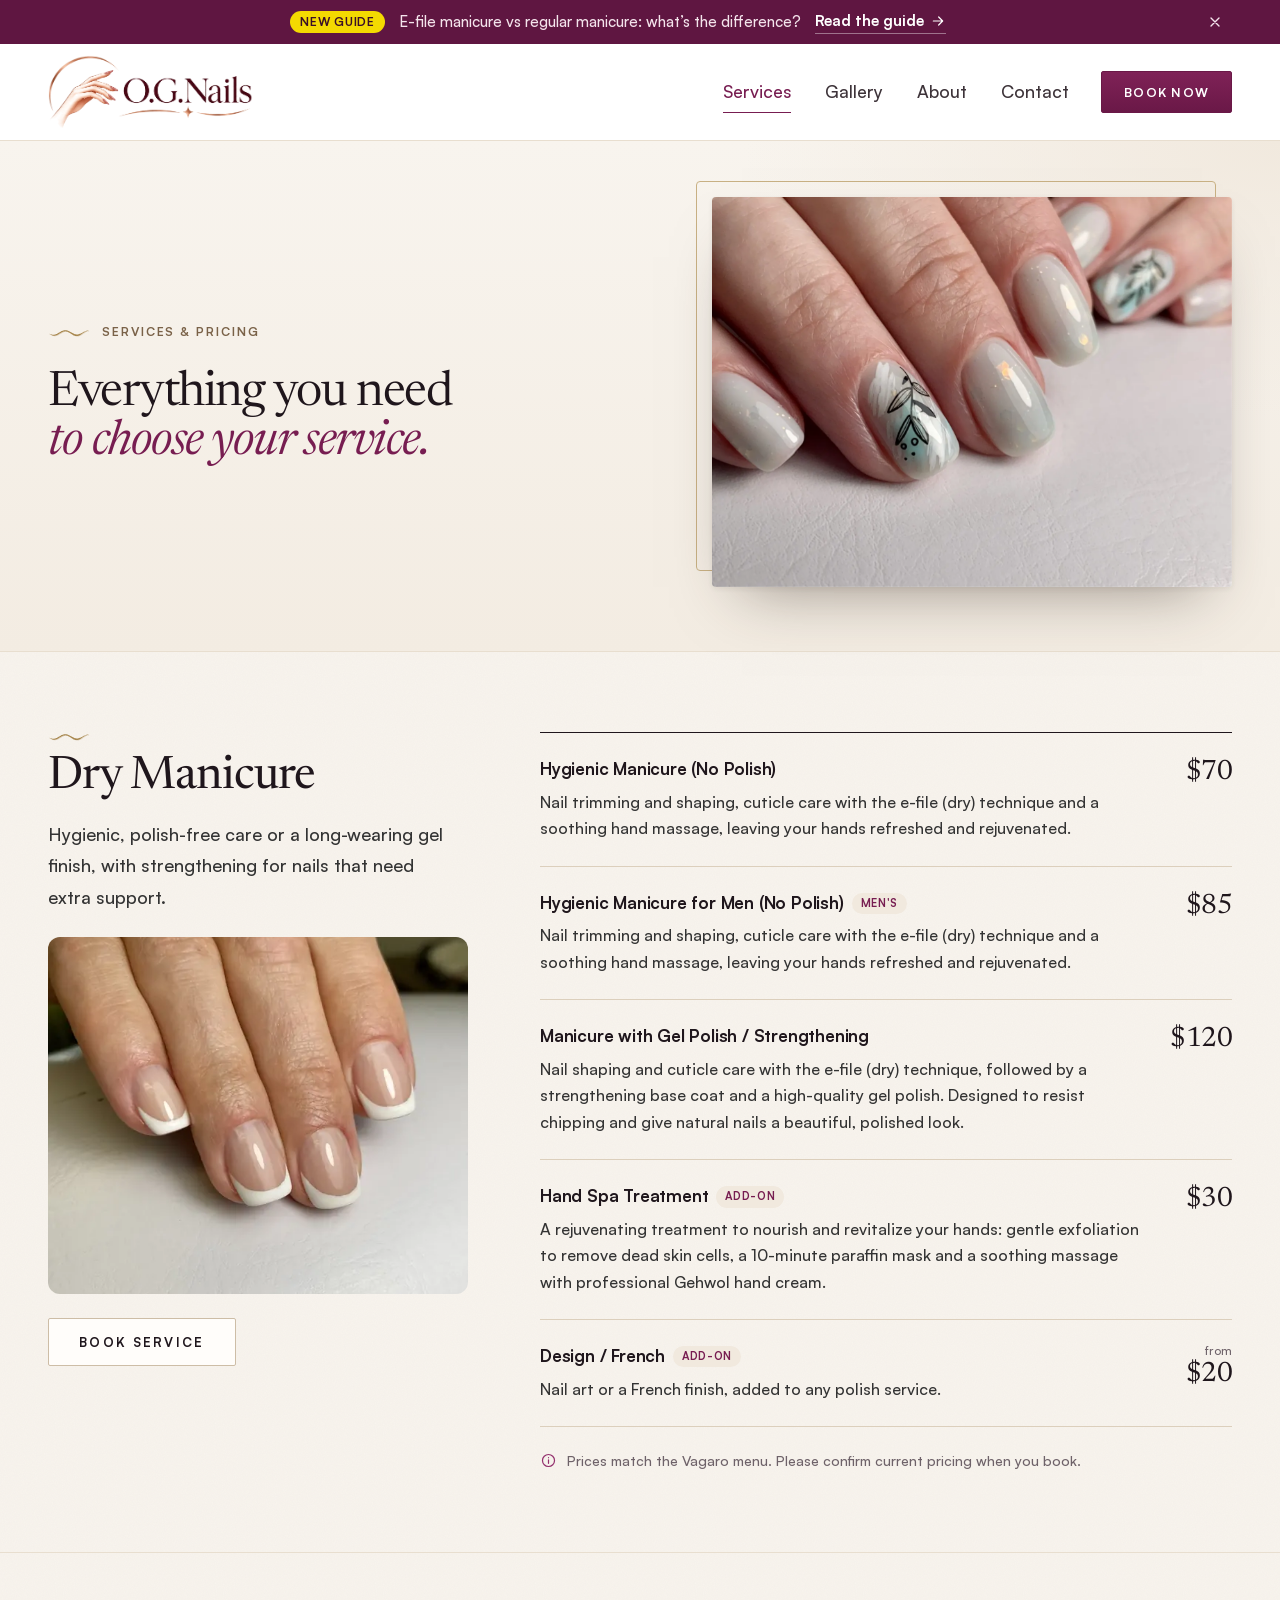
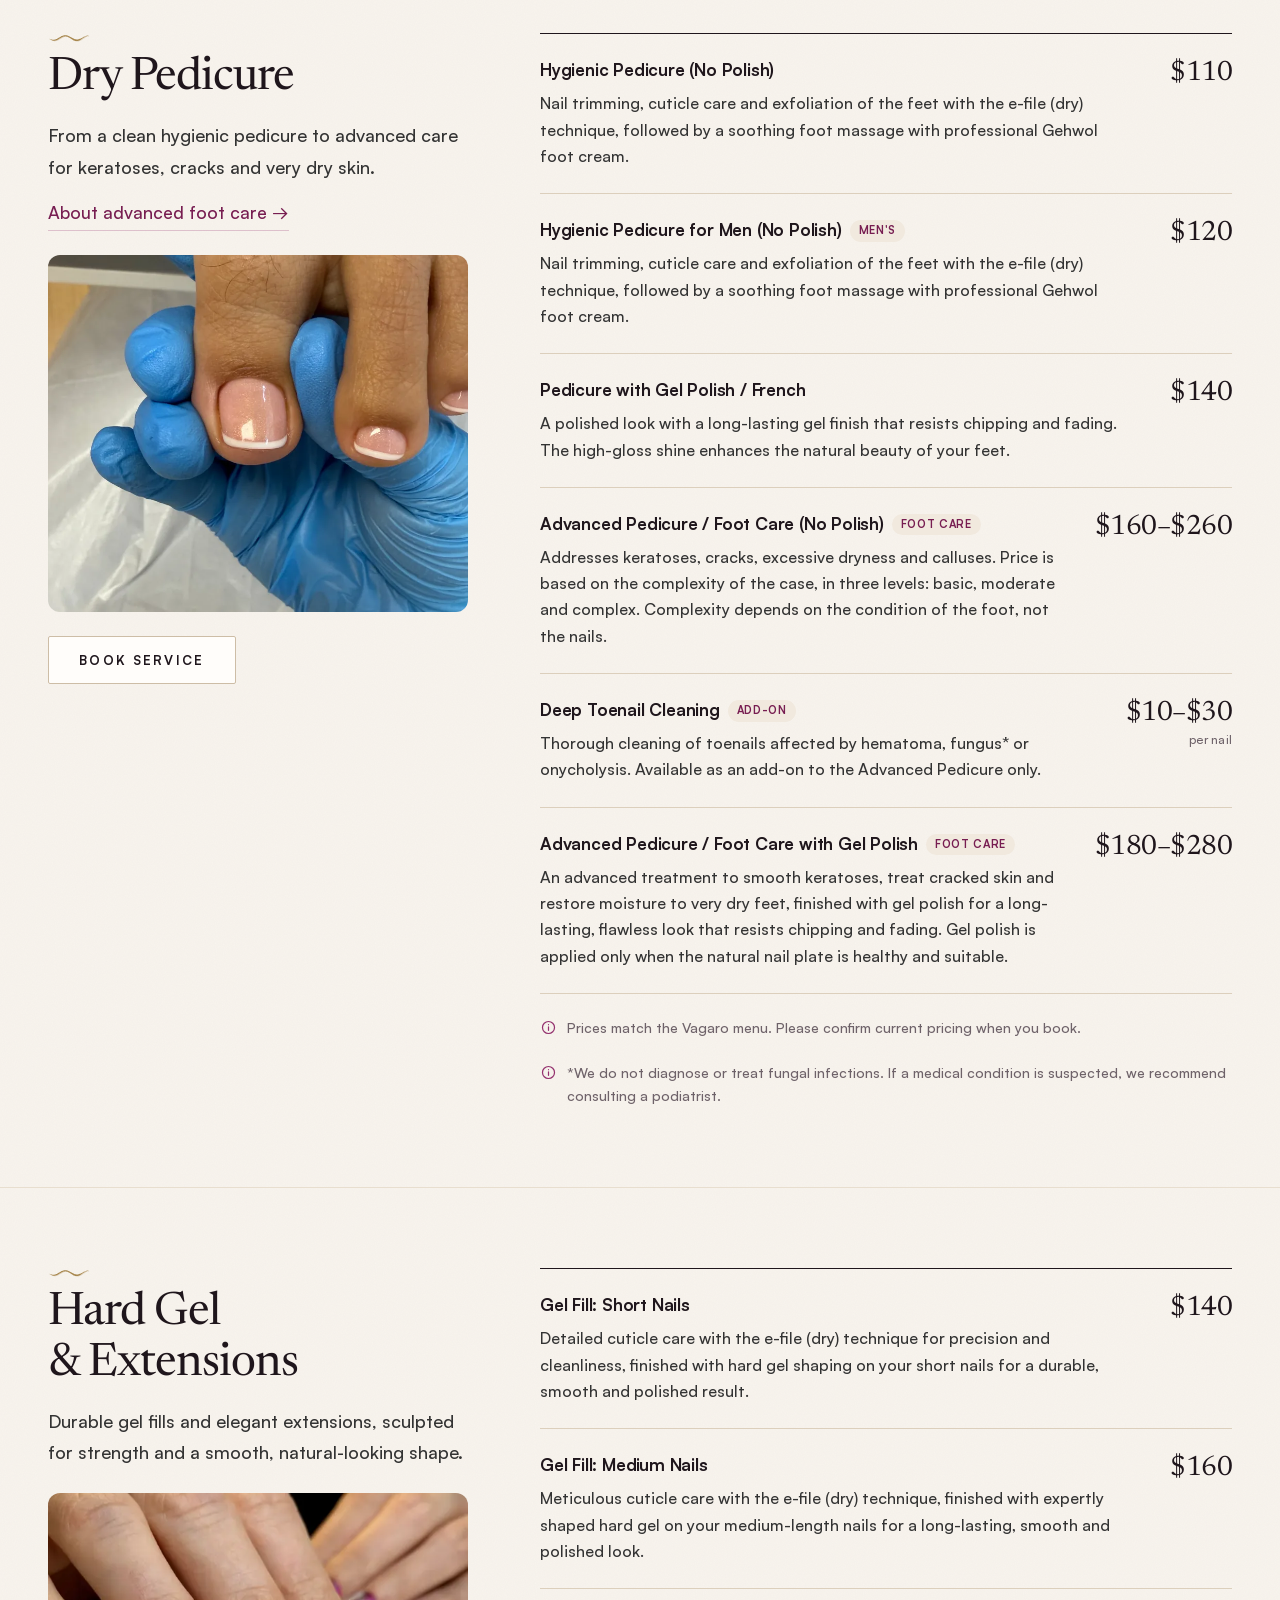
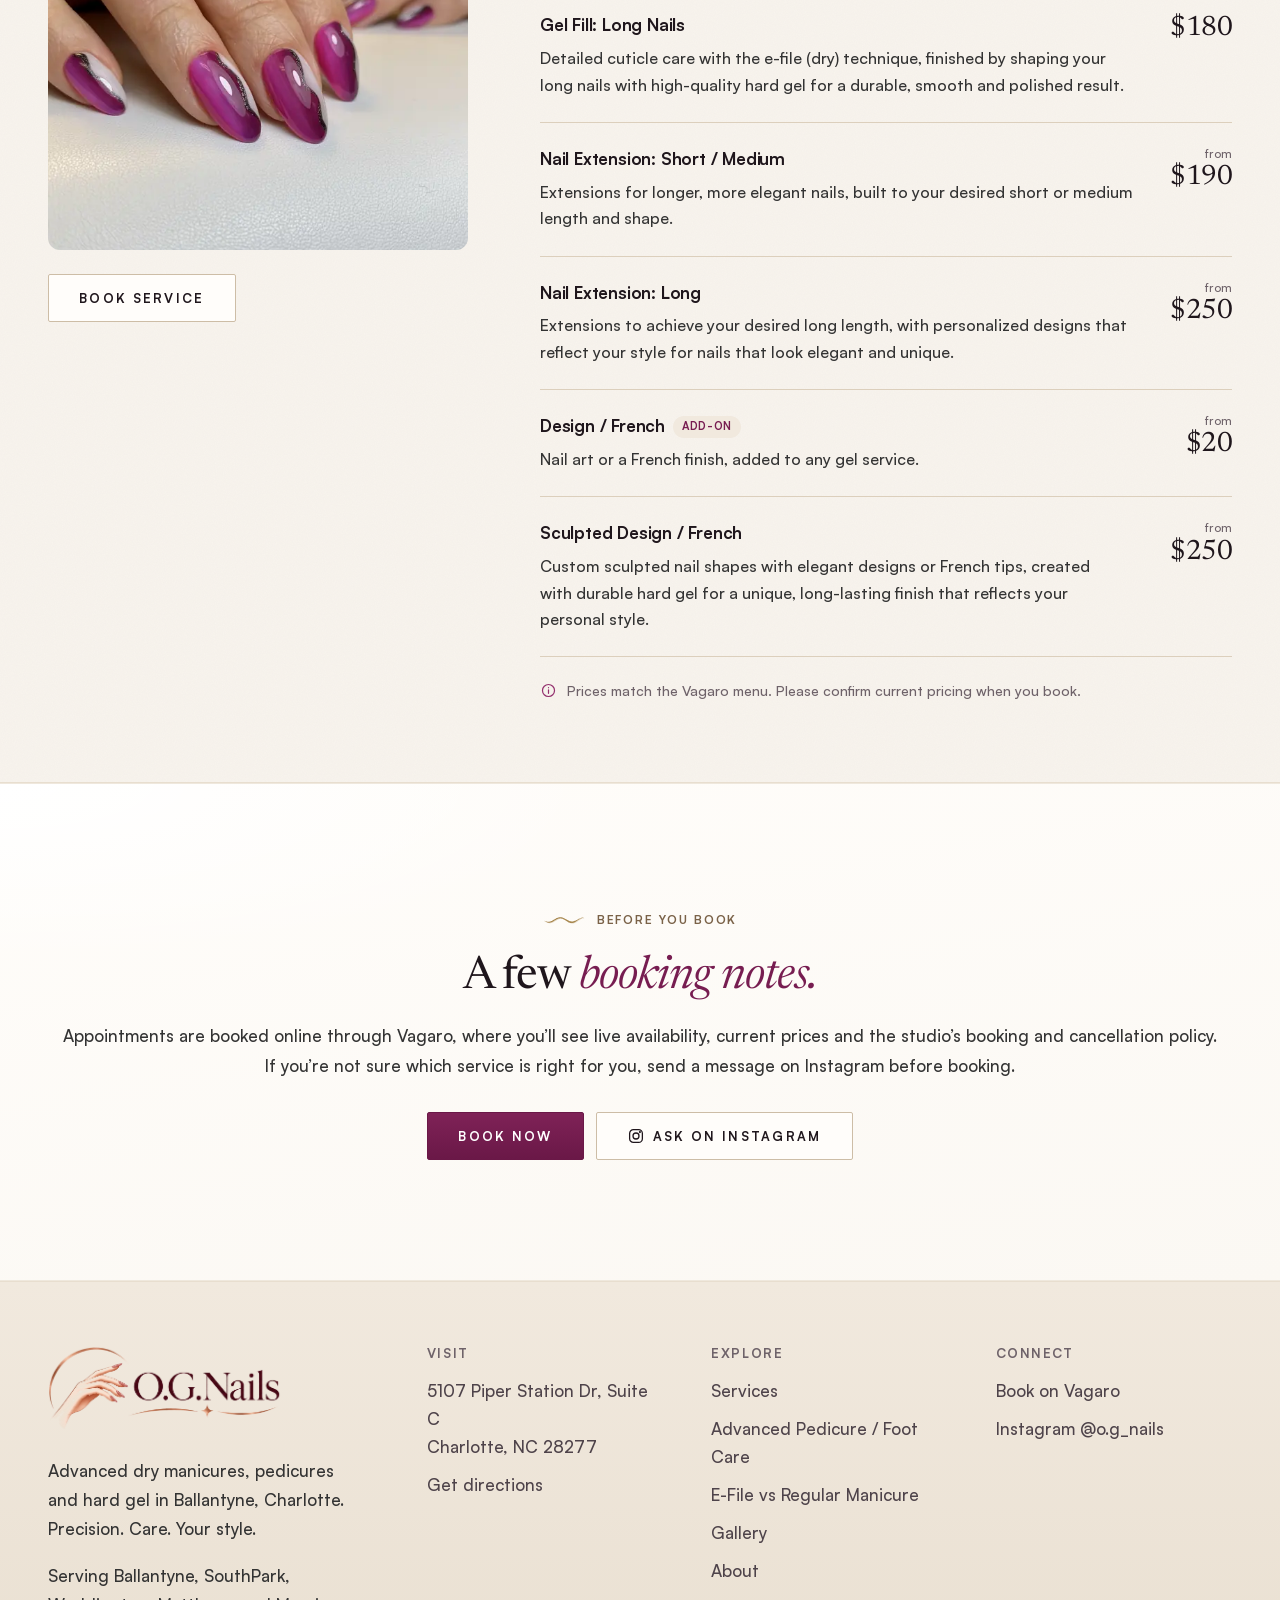
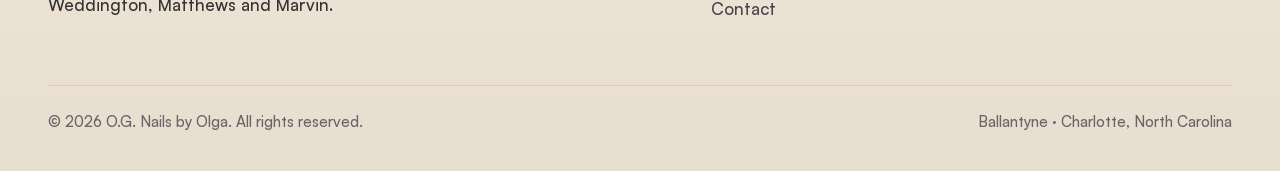
<file: services.html>
<!doctype html>
<html lang="en">
<head>
<meta charset="utf-8">
<!-- Google tag (gtag.js) -->
<script>
    !function(t,e){var o,n,p,r;e.__SV||(window.posthog && window.posthog.__loaded)||(window.posthog=e,e._i=[],e.init=function(i,s,a){function g(t,e){var o=e.split(".");2==o.length&&(t=t[o[0]],e=o[1]),t[e]=function(){t.push([e].concat(Array.prototype.slice.call(arguments,0)))}}p||((p=t.createElement("script")).type="text/javascript",p.crossOrigin="anonymous",p.async=!0,p.src=s.api_host.replace(".i.posthog.com","-assets.i.posthog.com")+"/static/array.js",p.onerror=function(){p=null},(r=t.getElementsByTagName("script")[0]).parentNode.insertBefore(p,r));var u=e;for(void 0!==a?u=e[a]=[]:a="posthog",u.people=u.people||[],Object.defineProperty(u,"toString",{configurable:!0,enumerable:!0,writable:!0,value:function(t){var e="posthog";return"posthog"!==a&&(e+="."+a),t||(e+=" (stub)"),e}}),Object.defineProperty(u.people,"toString",{configurable:!0,enumerable:!0,writable:!0,value:function(){return u.toString(1)+".people (stub)"}}),o="vu pu gu mu init Gu Qu Hu Wu Xu il Vu Yu ju oc ac lc uc cc hc capture getExtension Zu hu gc calculateEventProperties vc register register_once register_for_session unregister unregister_for_session zu mc getFeatureFlag getFeatureFlagPayload getFeatureFlagResult getAllFeatureFlags isFeatureEnabled reloadFeatureFlags updateFlags updateEarlyAccessFeatureEnrollment getEarlyAccessFeatures on onFeatureFlags onSurveysLoaded onSessionId getSurveys getActiveMatchingSurveys onActiveMatchingSurveysChanged renderSurvey displaySurvey cancelPendingSurvey canRenderSurvey canRenderSurveyAsync wc identify setPersonProperties unsetPersonProperties group resetGroups setPersonPropertiesForFlags resetPersonPropertiesForFlags setGroupPropertiesForFlags resetGroupPropertiesForFlags reset kc shutdown setIdentity clearIdentity get_distinct_id getGroups get_session_id get_session_replay_url alias set_config startSessionRecording stopSessionRecording sessionRecordingStarted captureException addExceptionStep captureLog startExceptionAutocapture stopExceptionAutocapture loadToolbar get_property getSessionProperty yc nc createPersonProfile setInternalOrTestUser bc xu ku opt_in_capturing opt_out_capturing Su has_opted_in_capturing has_opted_out_capturing get_explicit_consent_status is_capturing clear_opt_in_out_capturing tc debug nl Os getPageViewId captureTraceFeedback captureTraceMetric Du".split(" "),n=0;n<o.length;n++)g(u,o[n]);e._i.push([i,s,a])},e.__SV=1)}(document,window.posthog||[]);
    posthog.init('phc_rKeMGLRDmFMbcvj2HG238b6Ui7hPsgeLKQimXH4zbVta', {
        api_host: 'https://us.i.posthog.com',
        defaults: '2026-05-30',
        person_profiles: 'identified_only', // or 'always' to create profiles for anonymous users as well
    })
</script>
<script async src="https://www.googletagmanager.com/gtag/js?id=G-LPJMN4SHJZ"></script>
<script>
  window.dataLayer = window.dataLayer || [];
  function gtag(){dataLayer.push(arguments);}
  gtag('js', new Date());

  gtag('config', 'G-LPJMN4SHJZ');
</script>
<meta name="viewport" content="width=device-width, initial-scale=1, viewport-fit=cover">
<title>Nail Services & Prices in Charlotte | O.G. Nails by Olga</title>
<meta name="description" content="Prices for Russian dry manicures, men’s manicures, pedicures, advanced foot care and hard gel extensions in Ballantyne, Charlotte NC. Book online on Vagaro.">
<meta name="theme-color" content="#ffffff">
<link rel="icon" href="favicon.ico?v=f0ef2752" sizes="any">
<link rel="icon" type="image/png" sizes="32x32" href="assets/img/favicon-32.png?v=cf6e3716">
<link rel="icon" type="image/png" sizes="192x192" href="assets/img/favicon-192.png?v=92e95df4">
<link rel="apple-touch-icon" href="assets/img/apple-touch-icon.png?v=94cba978">
<meta property="og:type" content="website">
<meta property="og:site_name" content="O.G. Nails by Olga">
<meta property="og:title" content="Nail Services &amp; Prices in Charlotte | O.G. Nails by Olga">
<meta property="og:description" content="Prices for Russian dry manicures, men’s manicures, pedicures, advanced foot care and hard gel extensions in Ballantyne, Charlotte NC. Book online on Vagaro.">
<link rel="canonical" href="https://ognailscharlotte.com/services">
<meta property="og:url" content="https://ognailscharlotte.com/services">
<meta property="og:image" content="https://ognailscharlotte.com/assets/img/og-image.jpg">
<meta property="og:image:width" content="1200">
<meta property="og:image:height" content="630">
<meta property="og:image:alt" content="O.G. Nails by Olga, nail studio in Ballantyne, Charlotte NC">
<meta property="og:locale" content="en_US">
<meta name="twitter:card" content="summary_large_image">
<meta name="twitter:title" content="Nail Services &amp; Prices in Charlotte | O.G. Nails by Olga">
<meta name="twitter:description" content="Prices for Russian dry manicures, men’s manicures, pedicures, advanced foot care and hard gel extensions in Ballantyne, Charlotte NC. Book online on Vagaro.">
<link rel="preload" href="assets/fonts/newsreader-latin-opsz-normal.woff2" as="font" type="font/woff2" crossorigin>
<link rel="preload" href="assets/fonts/satoshi-medium.woff2" as="font" type="font/woff2" crossorigin>
<link rel="stylesheet" href="assets/css/styles.css?v=38c53be3">
<script type="application/ld+json">{"@context": "https://schema.org", "@type": "OfferCatalog", "name": "O.G. Nails services and prices", "provider": {"@id": "https://ognailscharlotte.com/#business"}, "url": "https://ognailscharlotte.com/services", "itemListElement": [{"@type": "OfferCatalog", "name": "Dry Manicure", "itemListElement": [{"@type": "Offer", "priceSpecification": {"@type": "PriceSpecification", "priceCurrency": "USD", "price": 70.0}, "itemOffered": {"@type": "Service", "name": "Hygienic Manicure (No Polish)", "description": "Nail trimming and shaping, cuticle care with the e-file (dry) technique and a soothing hand massage, leaving your hands refreshed and rejuvenated.", "provider": {"@id": "https://ognailscharlotte.com/#business"}}}, {"@type": "Offer", "priceSpecification": {"@type": "PriceSpecification", "priceCurrency": "USD", "price": 85.0}, "itemOffered": {"@type": "Service", "name": "Hygienic Manicure for Men (No Polish)", "description": "Nail trimming and shaping, cuticle care with the e-file (dry) technique and a soothing hand massage, leaving your hands refreshed and rejuvenated.", "provider": {"@id": "https://ognailscharlotte.com/#business"}}}, {"@type": "Offer", "priceSpecification": {"@type": "PriceSpecification", "priceCurrency": "USD", "price": 120.0}, "itemOffered": {"@type": "Service", "name": "Manicure with Gel Polish / Strengthening", "description": "Nail shaping and cuticle care with the e-file (dry) technique, followed by a strengthening base coat and a high-quality gel polish. Designed to resist chipping and give natural nails a beautiful, polished look.", "provider": {"@id": "https://ognailscharlotte.com/#business"}}}, {"@type": "Offer", "priceSpecification": {"@type": "PriceSpecification", "priceCurrency": "USD", "price": 30.0}, "itemOffered": {"@type": "Service", "name": "Hand Spa Treatment", "description": "A rejuvenating treatment to nourish and revitalize your hands: gentle exfoliation to remove dead skin cells, a 10-minute paraffin mask and a soothing massage with professional Gehwol hand cream.", "provider": {"@id": "https://ognailscharlotte.com/#business"}}}, {"@type": "Offer", "priceSpecification": {"@type": "PriceSpecification", "priceCurrency": "USD", "minPrice": 20.0}, "itemOffered": {"@type": "Service", "name": "Design / French", "description": "Nail art or a French finish, added to any polish service.", "provider": {"@id": "https://ognailscharlotte.com/#business"}}}]}, {"@type": "OfferCatalog", "name": "Dry Pedicure & Advanced Foot Care", "itemListElement": [{"@type": "Offer", "priceSpecification": {"@type": "PriceSpecification", "priceCurrency": "USD", "price": 110.0}, "itemOffered": {"@type": "Service", "name": "Hygienic Pedicure (No Polish)", "description": "Nail trimming, cuticle care and exfoliation of the feet with the e-file (dry) technique, followed by a soothing foot massage with professional Gehwol foot cream.", "provider": {"@id": "https://ognailscharlotte.com/#business"}}}, {"@type": "Offer", "priceSpecification": {"@type": "PriceSpecification", "priceCurrency": "USD", "price": 120.0}, "itemOffered": {"@type": "Service", "name": "Hygienic Pedicure for Men (No Polish)", "description": "Nail trimming, cuticle care and exfoliation of the feet with the e-file (dry) technique, followed by a soothing foot massage with professional Gehwol foot cream.", "provider": {"@id": "https://ognailscharlotte.com/#business"}}}, {"@type": "Offer", "priceSpecification": {"@type": "PriceSpecification", "priceCurrency": "USD", "price": 140.0}, "itemOffered": {"@type": "Service", "name": "Pedicure with Gel Polish / French", "description": "A polished look with a long-lasting gel finish that resists chipping and fading. The high-gloss shine enhances the natural beauty of your feet.", "provider": {"@id": "https://ognailscharlotte.com/#business"}}}, {"@type": "Offer", "priceSpecification": {"@type": "PriceSpecification", "priceCurrency": "USD", "minPrice": 160.0, "maxPrice": 260.0}, "itemOffered": {"@type": "Service", "name": "Advanced Pedicure / Foot Care (No Polish)", "description": "Addresses keratoses, cracks, excessive dryness and calluses. Price is based on the complexity of the case, in three levels: basic, moderate and complex. Complexity depends on the condition of the foot, not the nails.", "provider": {"@id": "https://ognailscharlotte.com/#business"}}}, {"@type": "Offer", "priceSpecification": {"@type": "PriceSpecification", "priceCurrency": "USD", "minPrice": 10.0, "maxPrice": 30.0, "unitText": "per nail"}, "itemOffered": {"@type": "Service", "name": "Deep Toenail Cleaning", "description": "Thorough cleaning of toenails affected by hematoma, fungus or onycholysis. Available as an add-on to the Advanced Pedicure only.", "provider": {"@id": "https://ognailscharlotte.com/#business"}}}, {"@type": "Offer", "priceSpecification": {"@type": "PriceSpecification", "priceCurrency": "USD", "minPrice": 180.0, "maxPrice": 280.0}, "itemOffered": {"@type": "Service", "name": "Advanced Pedicure / Foot Care with Gel Polish", "description": "An advanced treatment to smooth keratoses, treat cracked skin and restore moisture to very dry feet, finished with gel polish for a long-lasting, flawless look that resists chipping and fading. Gel polish is applied only when the natural nail plate is healthy and suitable.", "provider": {"@id": "https://ognailscharlotte.com/#business"}}}]}, {"@type": "OfferCatalog", "name": "Hard Gel & Extensions", "itemListElement": [{"@type": "Offer", "priceSpecification": {"@type": "PriceSpecification", "priceCurrency": "USD", "price": 140.0}, "itemOffered": {"@type": "Service", "name": "Gel Fill: Short Nails", "description": "Detailed cuticle care with the e-file (dry) technique for precision and cleanliness, finished with hard gel shaping on your short nails for a durable, smooth and polished result.", "provider": {"@id": "https://ognailscharlotte.com/#business"}}}, {"@type": "Offer", "priceSpecification": {"@type": "PriceSpecification", "priceCurrency": "USD", "price": 160.0}, "itemOffered": {"@type": "Service", "name": "Gel Fill: Medium Nails", "description": "Meticulous cuticle care with the e-file (dry) technique, finished with expertly shaped hard gel on your medium-length nails for a long-lasting, smooth and polished look.", "provider": {"@id": "https://ognailscharlotte.com/#business"}}}, {"@type": "Offer", "priceSpecification": {"@type": "PriceSpecification", "priceCurrency": "USD", "price": 180.0}, "itemOffered": {"@type": "Service", "name": "Gel Fill: Long Nails", "description": "Detailed cuticle care with the e-file (dry) technique, finished by shaping your long nails with high-quality hard gel for a durable, smooth and polished result.", "provider": {"@id": "https://ognailscharlotte.com/#business"}}}, {"@type": "Offer", "priceSpecification": {"@type": "PriceSpecification", "priceCurrency": "USD", "minPrice": 190.0}, "itemOffered": {"@type": "Service", "name": "Nail Extension: Short / Medium", "description": "Extensions for longer, more elegant nails, built to your desired short or medium length and shape.", "provider": {"@id": "https://ognailscharlotte.com/#business"}}}, {"@type": "Offer", "priceSpecification": {"@type": "PriceSpecification", "priceCurrency": "USD", "minPrice": 250.0}, "itemOffered": {"@type": "Service", "name": "Nail Extension: Long", "description": "Extensions to achieve your desired long length, with personalized designs that reflect your style for nails that look elegant and unique.", "provider": {"@id": "https://ognailscharlotte.com/#business"}}}, {"@type": "Offer", "priceSpecification": {"@type": "PriceSpecification", "priceCurrency": "USD", "minPrice": 20.0}, "itemOffered": {"@type": "Service", "name": "Design / French", "description": "Nail art or a French finish, added to any gel service.", "provider": {"@id": "https://ognailscharlotte.com/#business"}}}, {"@type": "Offer", "priceSpecification": {"@type": "PriceSpecification", "priceCurrency": "USD", "minPrice": 250.0}, "itemOffered": {"@type": "Service", "name": "Sculpted Design / French", "description": "Custom sculpted nail shapes with elegant designs or French tips, created with durable hard gel for a unique, long-lasting finish that reflects your personal style.", "provider": {"@id": "https://ognailscharlotte.com/#business"}}}]}]}</script><script type="application/ld+json">{"@context": "https://schema.org", "@type": "BreadcrumbList", "itemListElement": [{"@type": "ListItem", "position": 1, "name": "Home", "item": "https://ognailscharlotte.com/"}, {"@type": "ListItem", "position": 2, "name": "Services & Pricing", "item": "https://ognailscharlotte.com/services"}]}</script><script type="application/ld+json">{"@context": "https://schema.org", "@type": "NailSalon", "@id": "https://ognailscharlotte.com/#business", "name": "O.G. Nails by Olga", "alternateName": "O.G. Nails", "image": "https://ognailscharlotte.com/images/olga-glavatcaia-md.webp", "url": "https://ognailscharlotte.com/", "logo": "https://ognailscharlotte.com/logo-badge.png", "description": "Advanced dry (Russian) manicures, dry pedicures, advanced pedicure and foot care, and hard gel extensions by Olga Glavatcaia in Ballantyne, Charlotte, NC, near SouthPark, Weddington, Matthews and Marvin.", "address": {"@type": "PostalAddress", "streetAddress": "5107 Piper Station Dr, Suite C", "addressLocality": "Charlotte", "addressRegion": "NC", "postalCode": "28277", "addressCountry": "US"}, "hasMap": "https://www.google.com/maps/search/?api=1&query=5107+Piper+Station+Dr+Suite+C+Charlotte+NC+28277", "areaServed": [{"@type": "City", "name": "Charlotte"}, {"@type": "City", "name": "Matthews"}, {"@type": "City", "name": "Weddington"}, {"@type": "City", "name": "Marvin"}, {"@type": "Place", "name": "Ballantyne"}, {"@type": "Place", "name": "SouthPark"}], "priceRange": "$$$", "currenciesAccepted": "USD", "founder": {"@id": "https://ognailscharlotte.com/#olga"}, "employee": {"@id": "https://ognailscharlotte.com/#olga"}, "knowsAbout": ["Russian manicure", "Dry manicure", "E-file manicure", "Dry pedicure", "Advanced pedicure", "Cracked heels", "Calluses and corns", "Thick toenails", "Titanium wire toenail correction", "Hard gel extensions", "Nail art"], "sameAs": ["https://www.instagram.com/o.g_nails", "https://www.vagaro.com/ognails"], "potentialAction": {"@type": "ReserveAction", "target": {"@type": "EntryPoint", "urlTemplate": "https://www.vagaro.com/ognails", "actionPlatform": ["https://schema.org/DesktopWebPlatform", "https://schema.org/MobileWebPlatform"]}, "result": {"@type": "Reservation", "name": "Nail appointment"}}}</script>
</head>
<body class="has-overlay-header">
<a class="skip-link" href="#main">Skip to content</a>
<div class="promo-bar" id="promo-bar" role="region" aria-label="Announcement">
  <div class="container promo-inner">
    <p><span class="promo-tag">New guide</span><span>E-file manicure vs regular manicure: what’s the difference?</span><a class="promo-link" href="/e-file-vs-regular-manicure" data-promo="efile-guide">Read the guide <svg class="icon" viewBox="0 0 24 24" aria-hidden="true"><path d="M5 12h14M13 6l6 6-6 6"/></svg></a></p>
    <button class="promo-close" type="button" aria-label="Dismiss announcement"><svg class="icon" viewBox="0 0 24 24" aria-hidden="true"><path d="M6 6l12 12M18 6 6 18"/></svg></button>
  </div>
</div>
<script>try{if(localStorage.getItem('promo-efile-closed'))document.getElementById('promo-bar').remove()}catch(e){}</script>
<header class="site-header">
  <div class="container nav-wrap">
    <a class="brand" href="/"><img class="logo" src="assets/img/logo-og.webp?v=9fd27e76" width="971" height="350" alt="O.G. Nails by Olga"></a>
    <button class="nav-toggle" type="button" aria-expanded="false" aria-controls="site-nav" aria-label="Menu"><span class="bar"></span></button>
    <nav class="site-nav" id="site-nav" aria-label="Main"><a href="/services" aria-current="page">Services</a><a href="/gallery">Gallery</a><a href="/about">About</a><a href="/contact">Contact</a></nav>
    <a class="button button-small header-book" href="https://www.vagaro.com/ognails" data-book="header">Book Now</a>
  </div>
</header>
<main id="main">

<section class="hero hero-split hero-split-page">
  <div class="container hero-split-grid">
    <div class="hero-copy">
      <span class="eyebrow">Services &amp; pricing</span>
      <h1>Everything you need <em>to choose your service.</em></h1>
    </div>
    <figure class="hero-photo">
      <div class="hero-photo-pic"><img src="images/hero/services-lg.webp?v=d0319ee1" width="1744" height="1123" alt="Clean, glossy gel manicure finished with the dry e-file technique" style="object-position:55% 50%" fetchpriority="high" decoding="async"></div>
    </figure>
  </div>
</section>

<section class="price-section" id="manicure">
  <div class="container price-layout">
    <div class="price-intro">
      <span class="num">I</span>
      <h2>Dry Manicure</h2>
      <p>Hygienic, polish-free care or a long-wearing gel finish, with strengthening for nails that need extra support.</p>
      <figure><img src="images/gallery/og-nails-charlotte-05-sm.webp?v=bdfd2102" width="570" height="720" alt="Natural French dry manicure" loading="lazy" decoding="async"></figure>
      <a class="button button-secondary" href="https://www.vagaro.com/ognails" data-book="services-manicure">Book Service</a>
    </div>
    <div>
      <ul class="price-list"><li class="price-row"><h3>Hygienic Manicure (No Polish)</h3><div class="price">$70</div><p>Nail trimming and shaping, cuticle care with the e-file (dry) technique and a soothing hand massage, leaving your hands refreshed and rejuvenated.</p></li><li class="price-row"><h3>Hygienic Manicure for Men (No Polish)<span class="tag">Men's</span></h3><div class="price">$85</div><p>Nail trimming and shaping, cuticle care with the e-file (dry) technique and a soothing hand massage, leaving your hands refreshed and rejuvenated.</p></li><li class="price-row"><h3>Manicure with Gel Polish / Strengthening</h3><div class="price">$120</div><p>Nail shaping and cuticle care with the e-file (dry) technique, followed by a strengthening base coat and a high-quality gel polish. Designed to resist chipping and give natural nails a beautiful, polished look.</p></li><li class="price-row"><h3>Hand Spa Treatment<span class="tag">Add-on</span></h3><div class="price">$30</div><p>A rejuvenating treatment to nourish and revitalize your hands: gentle exfoliation to remove dead skin cells, a 10-minute paraffin mask and a soothing massage with professional Gehwol hand cream.</p></li><li class="price-row"><h3>Design / French<span class="tag">Add-on</span></h3><div class="price"><small>from</small>$20</div><p>Nail art or a French finish, added to any polish service.</p></li></ul>
      <p class="price-note"><svg class="icon" viewBox="0 0 24 24" aria-hidden="true"><circle cx="12" cy="12" r="8.5"/><path d="M12 11v5M12 8h.01"/></svg>Prices match the Vagaro menu. Please confirm current pricing when you book.</p>
    </div>
  </div>
</section>
<section class="price-section" id="pedicure">
  <div class="container price-layout">
    <div class="price-intro">
      <span class="num">II</span>
      <h2>Dry Pedicure</h2>
      <p>From a clean hygienic pedicure to advanced care for keratoses, cracks and very dry skin.<br><a class="text-link" style="margin-top:14px" href="/advanced-pedicure-foot-care">About advanced foot care &rarr;</a></p>
      <figure><img src="images/gallery/pedicure-french-gel-sm.webp?v=6d8b30b8" width="1000" height="693" alt="Natural French gel pedicure" loading="lazy" decoding="async"></figure>
      <a class="button button-secondary" href="https://www.vagaro.com/ognails" data-book="services-pedicure">Book Service</a>
    </div>
    <div>
      <ul class="price-list"><li class="price-row"><h3>Hygienic Pedicure (No Polish)</h3><div class="price">$110</div><p>Nail trimming, cuticle care and exfoliation of the feet with the e-file (dry) technique, followed by a soothing foot massage with professional Gehwol foot cream.</p></li><li class="price-row"><h3>Hygienic Pedicure for Men (No Polish)<span class="tag">Men's</span></h3><div class="price">$120</div><p>Nail trimming, cuticle care and exfoliation of the feet with the e-file (dry) technique, followed by a soothing foot massage with professional Gehwol foot cream.</p></li><li class="price-row"><h3>Pedicure with Gel Polish / French</h3><div class="price">$140</div><p>A polished look with a long-lasting gel finish that resists chipping and fading. The high-gloss shine enhances the natural beauty of your feet.</p></li><li class="price-row"><h3>Advanced Pedicure / Foot Care (No Polish)<span class="tag">Foot care</span></h3><div class="price">$160–$260</div><p>Addresses keratoses, cracks, excessive dryness and calluses. Price is based on the complexity of the case, in three levels: basic, moderate and complex. Complexity depends on the condition of the foot, not the nails.</p></li><li class="price-row"><h3>Deep Toenail Cleaning<span class="tag">Add-on</span></h3><div class="price">$10–$30<small class="per">per nail</small></div><p>Thorough cleaning of toenails affected by hematoma, fungus* or onycholysis. Available as an add-on to the Advanced Pedicure only.</p></li><li class="price-row"><h3>Advanced Pedicure / Foot Care with Gel Polish<span class="tag">Foot care</span></h3><div class="price">$180–$280</div><p>An advanced treatment to smooth keratoses, treat cracked skin and restore moisture to very dry feet, finished with gel polish for a long-lasting, flawless look that resists chipping and fading. Gel polish is applied only when the natural nail plate is healthy and suitable.</p></li></ul>
      <p class="price-note"><svg class="icon" viewBox="0 0 24 24" aria-hidden="true"><circle cx="12" cy="12" r="8.5"/><path d="M12 11v5M12 8h.01"/></svg>Prices match the Vagaro menu. Please confirm current pricing when you book.</p><p class="price-note"><svg class="icon" viewBox="0 0 24 24" aria-hidden="true"><circle cx="12" cy="12" r="8.5"/><path d="M12 11v5M12 8h.01"/></svg>*We do not diagnose or treat fungal infections. If a medical condition is suspected, we recommend consulting a podiatrist.</p>
    </div>
  </div>
</section>
<section class="price-section" id="hard-gel">
  <div class="container price-layout">
    <div class="price-intro">
      <span class="num">III</span>
      <h2>Hard Gel &amp; Extensions</h2>
      <p>Durable gel fills and elegant extensions, sculpted for strength and a smooth, natural-looking shape.</p>
      <figure><img src="images/gallery/og-nails-charlotte-31-sm.webp?v=49a13223" width="603" height="720" alt="Plum almond hard gel nails with white and silver accents" loading="lazy" decoding="async"></figure>
      <a class="button button-secondary" href="https://www.vagaro.com/ognails" data-book="services-hard-gel">Book Service</a>
    </div>
    <div>
      <ul class="price-list"><li class="price-row"><h3>Gel Fill: Short Nails</h3><div class="price">$140</div><p>Detailed cuticle care with the e-file (dry) technique for precision and cleanliness, finished with hard gel shaping on your short nails for a durable, smooth and polished result.</p></li><li class="price-row"><h3>Gel Fill: Medium Nails</h3><div class="price">$160</div><p>Meticulous cuticle care with the e-file (dry) technique, finished with expertly shaped hard gel on your medium-length nails for a long-lasting, smooth and polished look.</p></li><li class="price-row"><h3>Gel Fill: Long Nails</h3><div class="price">$180</div><p>Detailed cuticle care with the e-file (dry) technique, finished by shaping your long nails with high-quality hard gel for a durable, smooth and polished result.</p></li><li class="price-row"><h3>Nail Extension: Short / Medium</h3><div class="price"><small>from</small>$190</div><p>Extensions for longer, more elegant nails, built to your desired short or medium length and shape.</p></li><li class="price-row"><h3>Nail Extension: Long</h3><div class="price"><small>from</small>$250</div><p>Extensions to achieve your desired long length, with personalized designs that reflect your style for nails that look elegant and unique.</p></li><li class="price-row"><h3>Design / French<span class="tag">Add-on</span></h3><div class="price"><small>from</small>$20</div><p>Nail art or a French finish, added to any gel service.</p></li><li class="price-row"><h3>Sculpted Design / French</h3><div class="price"><small>from</small>$250</div><p>Custom sculpted nail shapes with elegant designs or French tips, created with durable hard gel for a unique, long-lasting finish that reflects your personal style.</p></li></ul>
      <p class="price-note"><svg class="icon" viewBox="0 0 24 24" aria-hidden="true"><circle cx="12" cy="12" r="8.5"/><path d="M12 11v5M12 8h.01"/></svg>Prices match the Vagaro menu. Please confirm current pricing when you book.</p>
    </div>
  </div>
</section>

<section class="section section-tint">
  <div class="container narrow" style="text-align:center">
    <span class="eyebrow">Before you book</span>
    <h2 style="margin-top:18px">A few <em>booking notes.</em></h2>
    <p class="lead lead-2line" style="margin-top:18px">Appointments are booked online through Vagaro, where you’ll see live availability, current prices and the studio’s booking and cancellation policy.<br>If you’re not sure which service is right for you, send a message on Instagram before booking.</p>
    <div class="hero-actions">
      <a class="button" href="https://www.vagaro.com/ognails" data-book="services-notes">Book Now</a>
      <a class="button button-secondary" href="https://www.instagram.com/o.g_nails" target="_blank" rel="noopener"><svg class="icon" viewBox="0 0 24 24" aria-hidden="true"><rect x="3.5" y="3.5" width="17" height="17" rx="5"/><circle cx="12" cy="12" r="4"/><circle cx="17.2" cy="6.8" r=".6" fill="currentColor"/></svg>Ask on Instagram</a>
    </div>
  </div>
</section>

</main>
<footer class="site-footer">
  <div class="container">
    <div class="footer-grid">
      <div class="footer-brand">
        <a class="brand" href="/" ><img class="logo" src="assets/img/logo-og.webp?v=9fd27e76" width="971" height="350" alt="O.G. Nails by Olga"></a>
        <p>Advanced dry manicures, pedicures and hard gel in Ballantyne, Charlotte. Precision. Care. Your style.</p>
        <p class="footer-areas">Serving Ballantyne, SouthPark, Weddington, Matthews and Marvin.</p>
      </div>
      <div>
        <h3>Visit</h3>
        <ul>
          <li>5107 Piper Station Dr, Suite C<br>Charlotte, NC 28277</li>
          <li><a href="https://www.google.com/maps/search/?api=1&query=5107+Piper+Station+Dr+Suite+C+Charlotte+NC+28277" target="_blank" rel="noopener">Get directions</a></li>
        </ul>
      </div>
      <div>
        <h3>Explore</h3>
        <ul><li><a href="/services">Services</a></li><li><a href="/advanced-pedicure-foot-care">Advanced Pedicure / Foot Care</a></li><li><a href="/e-file-vs-regular-manicure">E-File vs Regular Manicure</a></li><li><a href="/gallery">Gallery</a></li><li><a href="/about">About</a></li><li><a href="/contact">Contact</a></li></ul>
      </div>
      <div>
        <h3>Connect</h3>
        <ul>
          <li><a href="https://www.vagaro.com/ognails" data-book="footer">Book on Vagaro</a></li>
          <li><a href="https://www.instagram.com/o.g_nails" target="_blank" rel="noopener">Instagram @o.g_nails</a></li>
        </ul>
      </div>
    </div>
    <div class="footer-bottom">
      <span>&copy; <span data-year>2026</span> O.G. Nails by Olga. All rights reserved.</span>
      <span>Ballantyne &middot; Charlotte, North Carolina</span>
    </div>
  </div>
</footer>
<div class="mobile-book">
  <a class="button" href="https://www.vagaro.com/ognails" data-book="mobile-bar">Book Now</a>
  <a class="button button-secondary" href="https://www.instagram.com/o.g_nails" target="_blank" rel="noopener" aria-label="Instagram"><svg class="icon" viewBox="0 0 24 24" aria-hidden="true"><rect x="3.5" y="3.5" width="17" height="17" rx="5"/><circle cx="12" cy="12" r="4"/><circle cx="17.2" cy="6.8" r=".6" fill="currentColor"/></svg></a>
</div>
<script src="assets/js/main.js?v=a03feeff" defer></script>
</body>
</html>
</file>
<file: assets/css/styles.css>
/* O.G. Nails by Olga — site styles */
@font-face{font-family:"Newsreader";font-style:normal;font-weight:200 800;font-display:swap;src:url("../fonts/newsreader-latin-opsz-normal.woff2") format("woff2")}
@font-face{font-family:"Newsreader";font-style:italic;font-weight:200 800;font-display:swap;src:url("../fonts/newsreader-latin-opsz-italic.woff2") format("woff2")}
@font-face{font-family:"Satoshi";font-style:normal;font-weight:300 599;font-display:swap;src:url("../fonts/satoshi-medium.woff2") format("woff2")}
@font-face{font-family:"Satoshi";font-style:normal;font-weight:600 900;font-display:swap;src:url("../fonts/satoshi-bold.woff2") format("woff2")}
@font-face{font-family:"Inter";font-style:normal;font-weight:100 900;font-display:swap;src:url("../fonts/inter-latin-wght-normal.woff2") format("woff2")}

:root{
  --bg:#f8f4ee;
  --ink:#1f161c;
  --muted:#333;
  --soft:#6e6269;
  --line:#e8decf;
  --line-strong:#dccfbc;
  --surface:#f1e9de;
  --plum:#771d51;
  --plum-2:#932f6d;
  --plum-deep:#5f1641;
  --plum-soft:#f1e9de;
  --plum-tint:#f1e9de;
  --gold:#f4da01;
  --radius:14px;
  --radius-sm:8px;
  --shadow:0 2px 4px #2a0f1f05,0 14px 40px #2a0f1f0a;
  --serif:"Newsreader",Georgia,"Times New Roman",serif;
  --sans:"Satoshi","Inter",-apple-system,BlinkMacSystemFont,"Segoe UI",Roboto,sans-serif;
  --header-h:80px;
}
*{box-sizing:border-box}
html{scroll-behavior:smooth;scroll-padding-top:calc(var(--header-h) + 24px);-webkit-text-size-adjust:100%}
body{margin:0;color:var(--ink);background:var(--bg);font-family:var(--sans);font-size:18px;font-weight:500;line-height:1.65;-webkit-font-smoothing:antialiased;text-rendering:optimizeLegibility}
img{display:block;max-width:100%;height:auto}
a{color:inherit;text-decoration:none}
button{font:inherit;cursor:pointer;color:inherit}
a,button{-webkit-tap-highlight-color:transparent}
:focus-visible{outline:3px solid #c27aa3;outline-offset:4px;border-radius:4px}
h1,h2,h3,h4,p,ul,ol,dl,dd,figure{margin:0}
ul,ol{padding:0;list-style:none}
h1,h2,h3{font-family:var(--serif);font-weight:420;line-height:1.1;letter-spacing:-.022em;font-optical-sizing:auto;text-wrap:balance}
h1 em,h2 em,h3 em{font-style:italic;font-weight:380;color:var(--plum)}
p{text-wrap:pretty}

.container{width:min(1200px,calc(100% - 96px));margin-inline:auto}
.narrow{max-width:880px}
.sr-only{position:absolute;width:1px;height:1px;padding:0;margin:-1px;overflow:hidden;clip:rect(0,0,0,0);white-space:nowrap;border:0}
.skip-link{position:fixed;left:16px;top:-80px;z-index:200;background:var(--plum);color:#fff;padding:10px 18px;border-radius:6px}
.skip-link:focus{top:12px}

/* ---------- Buttons ---------- */
.button{display:inline-flex;justify-content:center;align-items:center;gap:10px;padding:14px 24px;min-height:50px;color:#fff;background:var(--plum);border:2.5px solid var(--plum);border-radius:50px;font-size:1.1rem;font-weight:560;line-height:1.3;letter-spacing:.005em;box-shadow:0 2px 4px #5f164120;transition:background .2s,transform .2s,border-color .2s,color .2s;text-align:center}
.button:hover{background:var(--plum-deep);border-color:var(--plum-deep);transform:translateY(-2px)}
.button-small{font-size:1rem;padding:10px 18px;min-height:44px}
.button-secondary{background:#fff;color:var(--ink);border-color:var(--line-strong);box-shadow:0 2px 3px #2a0f1f05}
.button-secondary:hover{background:var(--plum-tint);border-color:#cdbda6;color:var(--plum)}
.button .icon{width:18px;height:18px}
.text-link{display:inline-flex;align-items:center;gap:8px;font-weight:560;font-size:1.1rem;color:var(--plum);border-bottom:1px solid #932f6d40;padding-bottom:2px;transition:border-color .2s,gap .2s}
.text-link:hover{border-color:var(--plum);gap:12px}
.icon{width:20px;height:20px;fill:none;stroke:currentColor;stroke-width:1.7;stroke-linecap:round;stroke-linejoin:round;flex-shrink:0}

/* ---------- Eyebrow / labels ---------- */
.eyebrow{display:inline-flex;align-items:center;gap:10px;font-size:.8125rem;font-weight:560;letter-spacing:.02em;color:#463b42;border:1px solid var(--line-strong);background:#fff;border-radius:40px;padding:6px 15px 6px 12px;line-height:1.4}
.eyebrow::before{content:"";width:7px;height:7px;border-radius:50%;background:var(--gold);box-shadow:0 0 0 3px #f4da0133}
.kicker{font-size:.75rem;font-weight:620;letter-spacing:.12em;text-transform:uppercase;color:var(--plum-2)}

/* ---------- Header ---------- */
.site-header{position:sticky;top:0;z-index:50;background:#f8f4eef0;backdrop-filter:blur(14px);-webkit-backdrop-filter:blur(14px);border-bottom:1px solid var(--line)}
.nav-wrap{min-height:var(--header-h);display:flex;align-items:center;gap:32px}
.brand{display:inline-flex;align-items:center;flex-shrink:0;color:var(--ink)}
.brand .logo{width:220px;height:auto}
.logo-by{fill:var(--plum-2)}
.site-nav{display:flex;gap:34px;margin-left:auto}
.site-nav a{font-size:1.1rem;font-weight:500;color:#3d3339;padding:6px 0;position:relative;transition:color .2s}
.site-nav a::after{content:"";position:absolute;left:0;right:0;bottom:0;height:1px;background:var(--plum);transform:scaleX(0);transform-origin:left;transition:transform .25s}
.site-nav a:hover,.site-nav a[aria-current="page"]{color:var(--plum)}
.site-nav a[aria-current="page"]::after,.site-nav a:hover::after{transform:scaleX(1)}
.nav-toggle{display:none;margin-left:auto;background:none;border:1px solid var(--line-strong);border-radius:8px;width:44px;height:44px;align-items:center;justify-content:center}
.nav-toggle .bar{display:block;width:18px;height:1.5px;background:var(--ink);position:relative;transition:transform .25s,background .25s}
.nav-toggle .bar::before,.nav-toggle .bar::after{content:"";position:absolute;left:0;width:18px;height:1.5px;background:var(--ink);transition:transform .25s}
.nav-toggle .bar::before{top:-6px}.nav-toggle .bar::after{top:6px}
.nav-open .nav-toggle .bar{background:transparent}
.nav-open .nav-toggle .bar::before{transform:translateY(6px) rotate(45deg)}
.nav-open .nav-toggle .bar::after{transform:translateY(-6px) rotate(-45deg)}

/* Mobile sticky book bar */
.mobile-book{display:none}

/* ---------- Sections ---------- */
.section{padding:88px 0}
.section-tint{background:var(--surface);border-top:1px solid var(--line);border-bottom:1px solid var(--line)}
.section-head{display:grid;grid-template-columns:1.1fr 1fr;gap:72px;align-items:end;margin-bottom:44px}
.section-head h2{margin-top:18px}
.section-head>p{color:var(--muted);font-size:1.0625rem;line-height:1.75;max-width:480px}
.section-head.center{display:block;text-align:center;max-width:780px;margin-inline:auto}
.section-head.center>p{margin:20px auto 0;max-width:840px}
h2{font-size:clamp(34px,3.6vw,50px)}
.lead{font-size:1.125rem;line-height:1.75;color:var(--muted)}

/* ---------- Hero (image background) ---------- */
.hero-actions{display:flex;align-items:center;justify-content:center;gap:12px;margin-top:32px;flex-wrap:wrap}
.logo-light{display:none}
.hero-bg,.hero-bg-soft{position:relative;isolation:isolate;overflow:hidden;color:#fff;background:#3b0f28}
.hero-media{position:absolute;inset:0;z-index:-2;display:block}
.hero-media,.hero-media img{width:100%;height:100%;object-fit:cover}
.hero-bg .hero-media img{object-position:70% 40%;transform-origin:70% 50%}
.hero-bg::before{content:"";position:absolute;inset:0;z-index:-1;background:
  linear-gradient(90deg,#2c0a1ef2 0%,#5a163ddd 32%,#771d5199 52%,#771d5126 72%,#771d5100 88%),
  linear-gradient(0deg,#2c0a1e99 0%,#2c0a1e00 38%),
  linear-gradient(180deg,#2c0a1e80 0%,#2c0a1e00 22%)}
.hero-bg::after{content:"";position:absolute;inset:0;z-index:-1;pointer-events:none;opacity:.35;mix-blend-mode:soft-light;background:radial-gradient(60% 80% at 15% 30%,#f4da0126,transparent 60%)}
.hero-inner{min-height:min(880px,100svh);display:flex;flex-direction:column;justify-content:center;padding:calc(var(--header-h) + 48px) 0 44px}
.hero-copy{max-width:880px}
.hero-bg h1{font-size:clamp(46px,5.4vw,80px);line-height:.98;letter-spacing:-.032em;font-weight:380;margin-top:26px;color:#fff;text-wrap:balance}
.hero-bg h1 em{color:#f7e58a;font-weight:360}
.hero-bg .hero-description{font-size:1.125rem;line-height:1.75;color:#f4e4ec;max-width:520px;margin-top:26px}
.hero-bg .hero-actions{justify-content:flex-start;margin-top:34px}
.eyebrow-glass{background:#ffffff1a;border-color:#ffffff3d;color:#fff;backdrop-filter:blur(10px);-webkit-backdrop-filter:blur(10px)}
.button-light{background:#fff;color:var(--plum);border-color:#fff;box-shadow:0 10px 30px #2c0a1e40}
.button-light:hover{background:#fdf6e0;border-color:#fdf6e0;color:var(--plum-deep)}
.button-glass{background:#ffffff14;color:#fff;border-color:#ffffff59;backdrop-filter:blur(10px);-webkit-backdrop-filter:blur(10px);box-shadow:none}
.button-glass:hover{background:#ffffff26;border-color:#fff;color:#fff}
.hero-stats{display:grid;grid-template-columns:repeat(3,minmax(0,1fr));max-width:100%;margin-top:56px;border-top:1px solid #ffffff38}
.hero-stats li{display:flex;align-items:center;gap:16px;padding:22px 24px 0 0}
.hero-stats li+li{padding-left:24px;border-left:1px solid #ffffff26}
.stat-num{font-family:var(--serif);font-size:2.5rem;line-height:1;font-weight:380;letter-spacing:-.03em;color:#fff;white-space:nowrap}
.stat-num sup{font-size:.45em;vertical-align:.9em;margin-left:1px;font-style:italic}
.stat-num small{font-size:.38em;font-family:var(--sans);letter-spacing:.02em;margin-right:4px;color:#ead2df;vertical-align:.35em}
.stat-label{font-size:.8125rem;line-height:1.4;color:#ead2df}
@media (prefers-reduced-motion:no-preference){
  .hero-bg .hero-media img{animation:heroZoom 18s ease-out both}
  .hero-copy>*{animation:heroIn .9s cubic-bezier(.2,.7,.2,1) both}
  .hero-copy>*:nth-child(2){animation-delay:.08s}.hero-copy>*:nth-child(3){animation-delay:.16s}.hero-copy>*:nth-child(4){animation-delay:.24s}
  .hero-stats{animation:heroIn 1s .35s cubic-bezier(.2,.7,.2,1) both}
}
@keyframes heroZoom{from{transform:scale(1.08)}to{transform:scale(1)}}
@keyframes heroIn{from{opacity:0;transform:translateY(16px)}to{opacity:1;transform:none}}

/* Header over image heroes */
.has-overlay-header .site-header{margin-bottom:calc(-1 * var(--header-h) - 1px);background:transparent;border-bottom-color:#ffffff1f;backdrop-filter:none;-webkit-backdrop-filter:none;transition:background .3s,border-color .3s}
.has-overlay-header:not(.scrolled) .site-header .logo:not(.logo-light){display:none}
.has-overlay-header:not(.scrolled) .site-header .logo-light{display:block}
.has-overlay-header:not(.scrolled) .site-nav a{color:#ffffffd9}
.has-overlay-header:not(.scrolled) .site-nav a:hover,.has-overlay-header:not(.scrolled) .site-nav a[aria-current="page"]{color:#fff}
.has-overlay-header:not(.scrolled) .site-nav a::after{background:#f7e58a}
.has-overlay-header:not(.scrolled) .header-book{background:#fff;color:var(--plum);border-color:#fff}
.has-overlay-header:not(.scrolled) .nav-toggle{border-color:#ffffff59}
.has-overlay-header:not(.scrolled) .nav-toggle .bar,.has-overlay-header:not(.scrolled) .nav-toggle .bar::before,.has-overlay-header:not(.scrolled) .nav-toggle .bar::after{background:#fff}
.nav-open .has-overlay-header:not(.scrolled) .nav-toggle .bar{background:transparent}
.has-overlay-header.scrolled .site-header{background:#f8f4eef0;border-bottom-color:var(--line);backdrop-filter:blur(14px);-webkit-backdrop-filter:blur(14px)}

/* ---------- Page hero (inner pages) ---------- */
.page-hero{padding:76px 0 56px;text-align:center}
.page-hero h1{font-size:clamp(42px,5vw,68px);margin:22px auto 0;max-width:900px;letter-spacing:-.028em}
.page-hero .lead{max-width:680px;margin:22px auto 0}
.page-hero.hero-bg-soft{padding:calc(var(--header-h) + 96px) 0 88px}
.hero-bg-soft .hero-media{object-position:center 45%}
.hero-bg-soft::before{content:"";position:absolute;inset:0;z-index:-1;background:linear-gradient(180deg,#2c0a1eb3 0%,#5f1641c7 55%,#771d51e0 100%)}
.hero-bg-soft h1{color:#fff}
.hero-bg-soft h1 em{color:#f7e58a}
.hero-bg-soft .lead{color:#f4e4ec}
.hero-bg-soft .eyebrow{background:#ffffff1a;border-color:#ffffff3d;color:#fff;backdrop-filter:blur(10px);-webkit-backdrop-filter:blur(10px)}
.hero-bg-soft + .section{padding-top:72px!important}

/* ---------- Approach / features ---------- */
.feature-grid{display:grid;grid-template-columns:repeat(3,minmax(0,1fr));gap:40px}
.feature-grid article{border-top:1px solid var(--line-strong);padding-top:26px}
.feature-icon{width:44px;height:44px;border-radius:10px;display:grid;place-items:center;background:var(--plum-soft);color:var(--plum);margin-bottom:22px}
.feature-icon .icon{width:22px;height:22px;stroke-width:1.6}
.feature-grid h3{font-size:1.625rem;margin-bottom:12px}
.feature-grid p{color:var(--muted);line-height:1.75}
.process{display:grid;grid-template-columns:1fr 1fr 1.2fr;gap:16px;margin-top:56px}
.process figure{border-radius:var(--radius);overflow:hidden;aspect-ratio:4/5;background:#eee}
.process img{width:100%;height:100%;object-fit:cover}
.process .process-note{border-radius:var(--radius);border:1px solid #e8decf;background:linear-gradient(150deg,#f1e9de 0%,#fff 80%);padding:32px;display:flex;flex-direction:column;justify-content:flex-end;aspect-ratio:auto}
.process-note h3{font-size:1.75rem;margin:14px 0 12px}
.process-note p{color:var(--muted);line-height:1.75}

/* ---------- Service cards ---------- */
.service-cards{display:grid;grid-template-columns:repeat(3,minmax(0,1fr));gap:22px}
.service-card{display:flex;flex-direction:column;border:1px solid var(--line-strong);border-radius:var(--radius);background:#fff;overflow:hidden;transition:box-shadow .3s,border-color .3s,transform .3s}
.service-card:hover{box-shadow:var(--shadow);border-color:#dcc0cf;transform:translateY(-3px)}
.service-card .media{aspect-ratio:16/11;overflow:hidden;background:#eee}
.service-card .media img{width:100%;height:100%;object-fit:cover;transition:transform .6s}
.service-card:hover .media img{transform:scale(1.03)}
.service-card .body{padding:28px 28px 30px;display:flex;flex-direction:column;flex:1}
.service-card h3{font-size:1.75rem;margin-bottom:10px}
.service-card p{color:var(--muted);line-height:1.7;margin-bottom:22px}
.service-card .meta{margin-top:auto;display:flex;align-items:center;justify-content:space-between;gap:16px;border-top:1px solid var(--line);padding-top:18px}
.price-from{font-size:.875rem;color:var(--soft)}
.price-from strong{font-family:var(--serif);font-size:1.75rem;font-weight:450;color:var(--ink);letter-spacing:-.02em;margin-left:4px}
.service-card .arrow{width:40px;height:40px;border-radius:50%;border:1px solid var(--line-strong);display:grid;place-items:center;color:var(--plum);transition:background .2s,color .2s,border-color .2s}
.service-card:hover .arrow{background:var(--plum);color:#fff;border-color:var(--plum)}

/* ---------- Photo grid ---------- */
.photo-grid{display:grid;grid-template-columns:repeat(4,minmax(0,1fr));gap:14px}
.photo-grid .tile{position:relative;border-radius:12px;overflow:hidden;background:#e8decf;aspect-ratio:4/5;border:0;padding:0;display:block;width:100%}
.photo-grid .tile img{width:100%;height:100%;object-fit:cover;transition:transform .6s,filter .3s}
.photo-grid .tile:hover img{transform:scale(1.035)}
.photo-grid .tile::after{content:"";position:absolute;inset:0;border-radius:inherit;box-shadow:inset 0 0 0 1px #00000010;pointer-events:none}
.photo-grid .tile[hidden]{display:none}
.section-foot{display:flex;justify-content:center;margin-top:40px}

/* ---------- About snippet ---------- */
.about-split{display:grid;grid-template-columns:1fr 1.05fr;gap:80px;align-items:center}
.portrait{position:relative;border-radius:18px;overflow:hidden;aspect-ratio:4/4.4;background:#e8decf;box-shadow:var(--shadow)}
.portrait img{width:100%;height:100%;object-fit:cover;object-position:52% 30%}
.portrait-badge{position:absolute;left:18px;bottom:18px;background:#fffffff2;backdrop-filter:blur(8px);border-radius:10px;padding:12px 16px;display:flex;align-items:center;gap:12px;box-shadow:var(--shadow);font-size:.8125rem;line-height:1.35;color:var(--muted)}
.portrait-badge strong{display:block;color:var(--ink);font-weight:600;font-size:.9rem}
.medal{width:38px;height:38px;border-radius:50%;display:grid;place-items:center;background:var(--gold);color:var(--plum-deep);font-family:var(--serif);font-weight:600;font-size:1.05rem;flex-shrink:0}
.about-copy h2{margin:18px 0 22px}
.about-copy>p{color:var(--muted);font-size:1.0625rem;line-height:1.8;margin-bottom:16px}
.badges{display:grid;grid-template-columns:1fr 1fr;gap:12px;margin:30px 0 32px}
.badge{display:flex;gap:14px;align-items:flex-start;border:1px solid var(--line-strong);border-radius:10px;background:#fff;padding:16px 18px}
.badge .icon{color:var(--plum-2);margin-top:2px}
.badge strong{display:block;font-size:.9375rem;font-weight:600;line-height:1.35;letter-spacing:-.01em}
.badge span{font-size:.8125rem;color:var(--soft);line-height:1.45}
.badge.wide{grid-column:1/-1}

/* ---------- Visit / location ---------- */
.visit{display:grid;grid-template-columns:1fr 1.1fr;gap:24px;align-items:stretch}
.visit-card{border:1px solid #dccfbc;border-radius:var(--radius);background:linear-gradient(145deg,#f1e9de 0,#fff 78%);padding:40px;display:flex;flex-direction:column}
.visit-card h2{font-size:clamp(32px,3.2vw,44px);margin:18px 0 16px}
.visit-card>p{color:var(--muted);line-height:1.75;margin-bottom:28px}
.info-list{display:grid;gap:18px;margin-bottom:32px}
.info-list li{display:flex;gap:14px;align-items:flex-start}
.info-list .icon{color:var(--plum-2);margin-top:3px}
.info-list strong{display:block;font-size:.8125rem;font-weight:600;letter-spacing:.06em;text-transform:uppercase;color:var(--soft);margin-bottom:2px}
.info-list a{border-bottom:1px solid #932f6d40}
.info-list a:hover{color:var(--plum);border-color:var(--plum)}
.visit-card .actions{display:flex;gap:12px;flex-wrap:wrap;margin-top:auto}
.map{border-radius:var(--radius);overflow:hidden;border:1px solid var(--line-strong);background:var(--surface);min-height:420px}
.map iframe{width:100%;height:100%;min-height:420px;border:0;display:block;filter:saturate(.75)}

/* ---------- FAQ ---------- */
.faq{display:grid;grid-template-columns:.5fr 1.5fr;gap:72px;align-items:start}
.faq-list{border-top:1px solid var(--line-strong)}
.faq-list details{border-bottom:1px solid var(--line-strong)}
.faq-list summary{list-style:none;cursor:pointer;display:flex;justify-content:space-between;align-items:center;gap:24px;padding:24px 0;font-family:var(--serif);font-size:1.375rem;line-height:1.3;letter-spacing:-.015em}
.faq-list summary::-webkit-details-marker{display:none}
.faq-list summary .plus{width:30px;height:30px;border-radius:50%;border:1px solid var(--line-strong);position:relative;flex-shrink:0;transition:background .2s,border-color .2s}
.faq-list summary .plus::before,.faq-list summary .plus::after{content:"";position:absolute;left:50%;top:50%;width:11px;height:1.5px;background:var(--plum);transform:translate(-50%,-50%);transition:transform .25s}
.faq-list summary .plus::after{transform:translate(-50%,-50%) rotate(90deg)}
.faq-list details[open] summary .plus{background:var(--plum-soft);border-color:#dccfbc}
.faq-list details[open] summary .plus::after{transform:translate(-50%,-50%) rotate(0)}
.faq-list summary:hover{color:var(--plum)}
.faq-list .answer{padding:0 54px 26px 0;color:var(--muted);line-height:1.8}
.faq-list .answer p+p{margin-top:12px}

/* ---------- CTA band ---------- */
.cta-band{border-radius:22px;padding:72px 40px;text-align:center;background:radial-gradient(120% 140% at 50% 0%,#932f6d 0%,#771d51 55%,#5f1641 100%);color:#fff;position:relative;overflow:hidden}
.cta-band::before{content:"";position:absolute;inset:auto -10% -60% -10%;height:120%;background:radial-gradient(50% 50% at 50% 50%,#ffffff14,transparent 70%);pointer-events:none}
.cta-band h2{color:#fff;max-width:760px;margin:0 auto}
.cta-band h2 em{color:#fbe9a0}
.cta-band p{color:#f2dbe7;max-width:560px;margin:18px auto 0;font-size:1.0625rem;line-height:1.75}
.cta-band .hero-actions{margin-top:30px}
.cta-band .button{background:#fff;color:var(--plum);border-color:#fff}
.cta-band .button:hover{background:#fdf6e0;border-color:#fdf6e0}
.cta-band .button-ghost{background:transparent;color:#fff;border-color:#ffffff59}
.cta-band .button-ghost:hover{background:#ffffff14;border-color:#fff;color:#fff}

/* ---------- Services page ---------- */
.explainer{display:grid;grid-template-columns:1fr 1fr;gap:24px;margin-top:8px}
.explainer-card{border:1px solid #e8decf;border-radius:var(--radius);background:linear-gradient(145deg,#f1e9de 0,#fff 75%);padding:36px}
.explainer-card h2{font-size:clamp(28px,2.6vw,36px);margin:16px 0 14px}
.explainer-card p{color:var(--muted);line-height:1.8}
.explainer-card p+p{margin-top:12px}
.checks{display:grid;gap:14px;align-content:start;border:1px solid var(--line-strong);border-radius:var(--radius);background:#fff;padding:36px}
.checks h3{font-size:1.5rem;margin-bottom:6px}
.checks li{display:flex;gap:12px;color:var(--muted);line-height:1.6}
.checks .icon{color:var(--plum-2);margin-top:2px}
.checks li strong{color:var(--ink);font-weight:600}

.jump-nav{position:sticky;top:var(--header-h);z-index:30;background:#f8f4eef0;backdrop-filter:blur(14px);-webkit-backdrop-filter:blur(14px);border-bottom:1px solid var(--line);border-top:1px solid var(--line)}
.jump-nav .container{display:flex;align-items:center;gap:8px;min-height:64px;overflow-x:auto;scrollbar-width:none}
.jump-nav .container::-webkit-scrollbar{display:none}
.jump-nav a{white-space:nowrap;font-size:.875rem;font-weight:540;color:#463b42;padding:9px 16px;border-radius:40px;border:1px solid transparent;transition:background .2s,color .2s,border-color .2s}
.jump-nav a:hover{color:var(--plum)}
.jump-nav a.active{background:var(--plum-soft);color:var(--plum);border-color:#dccfbc}
.jump-nav .button{margin-left:auto}

.price-section{padding:80px 0;border-bottom:1px solid var(--line);scroll-margin-top:calc(var(--header-h) + 16px)}
.price-section:last-of-type{border-bottom:0}
.price-layout{display:grid;grid-template-columns:.85fr 1.4fr;gap:72px;align-items:start}
.price-intro{position:sticky;top:calc(var(--header-h) + 32px)}
.price-intro .num{font-family:var(--serif);font-style:italic;color:var(--plum-2);font-size:1.125rem}
.price-intro h2{margin:10px 0 16px}
.price-intro p{color:var(--muted);line-height:1.75;margin-bottom:24px}
.price-intro figure{border-radius:12px;overflow:hidden;aspect-ratio:4/3.4;margin-bottom:24px}
.price-intro figure img{width:100%;height:100%;object-fit:cover}
.price-list{border-top:1px solid var(--ink)}
.price-row{display:grid;grid-template-columns:1fr auto;gap:8px 32px;padding:24px 0;border-bottom:1px solid var(--line-strong)}
.price-row h3{font-family:var(--sans);font-size:1.0625rem;font-weight:600;letter-spacing:-.012em;line-height:1.4}
.price-row h3 .tag{display:inline-block;vertical-align:2px;margin-left:8px;font-size:.6875rem;font-weight:600;letter-spacing:.06em;text-transform:uppercase;color:var(--plum);background:var(--plum-soft);border-radius:30px;padding:3px 9px}
.price-row p{grid-column:1;color:var(--muted);font-size:.9375rem;line-height:1.65}
.price-row .price{grid-row:1/span 2;grid-column:2;font-family:var(--serif);font-size:1.75rem;font-weight:430;letter-spacing:-.02em;line-height:1.1;text-align:right;white-space:nowrap}
.price-row .price small{display:block;font-family:var(--sans);font-size:.75rem;color:var(--soft);letter-spacing:.02em;font-weight:500;margin-bottom:2px}
.price-note{margin-top:22px;font-size:.875rem;color:var(--soft);display:flex;gap:10px;align-items:flex-start}
.price-note .icon{width:17px;height:17px;margin-top:3px;color:var(--plum-2)}

/* ---------- Gallery page ---------- */
.filters{display:flex;flex-wrap:wrap;justify-content:center;gap:8px;margin-bottom:36px}
.filter{display:inline-flex;align-items:center;gap:8px;padding:9px 16px;min-height:42px;border-radius:40px;border:1px solid var(--line-strong);background:#fff;font-size:.875rem;font-weight:540;color:#463b42;transition:all .2s}
.filter:hover{border-color:#cdbda6;color:var(--plum)}
.filter[aria-pressed="true"]{background:var(--plum);border-color:var(--plum);color:#fff}
.filter .count{font-size:.75rem;opacity:.65;font-variant-numeric:tabular-nums}
.filter[hidden]{display:none}
.gallery-grid{grid-template-columns:repeat(4,minmax(0,1fr))}
.gallery-status{text-align:center;color:var(--soft);font-size:.875rem;margin-top:28px}

/* Lightbox */
.lightbox{border:0;padding:0;margin:0;width:100vw;height:100vh;max-width:none;max-height:none;background:#170f14f2;color:#fff}
.lightbox::backdrop{background:#170f14e6}
.lightbox[open]{display:grid;grid-template-rows:auto 1fr auto}
.lb-top{display:flex;justify-content:space-between;align-items:center;padding:16px 20px;font-size:.875rem;color:#e8decf}
.lb-stage{position:relative;display:grid;place-items:center;min-height:0;padding:0 72px}
.lb-stage img{max-width:100%;max-height:calc(100vh - 150px);width:auto;height:auto;border-radius:10px;object-fit:contain;box-shadow:0 30px 80px #0008}
.lb-caption{padding:16px 20px 24px;text-align:center;color:#e8decf;font-size:.9375rem}
.lb-btn{background:#ffffff14;border:1px solid #ffffff2e;color:#fff;width:48px;height:48px;border-radius:50%;display:grid;place-items:center;transition:background .2s}
.lb-btn:hover{background:#ffffff2e}
.lb-prev,.lb-next{position:absolute;top:50%;transform:translateY(-50%)}
.lb-prev{left:14px}.lb-next{right:14px}

/* ---------- About page ---------- */
.about-hero{padding:72px 0 88px}
.about-hero .about-split{align-items:center}
.about-hero h1{font-size:clamp(42px,5vw,68px);margin:22px 0 24px;letter-spacing:-.028em}
.timeline{position:relative;display:grid;gap:0;border-left:1px solid var(--line-strong);margin-left:8px}
.timeline li{position:relative;padding:0 0 40px 40px}
.timeline li:last-child{padding-bottom:0}
.timeline li::before{content:"";position:absolute;left:-7px;top:6px;width:13px;height:13px;border-radius:50%;background:#fff;border:2px solid var(--plum-2)}
.timeline li.highlight::before{background:var(--gold);border-color:var(--gold);box-shadow:0 0 0 4px #f4da0133}
.timeline .when{font-size:.8125rem;font-weight:600;letter-spacing:.08em;text-transform:uppercase;color:var(--plum-2)}
.timeline h3{font-size:1.625rem;margin:6px 0 8px}
.timeline p{color:var(--muted);line-height:1.75;max-width:560px}
.studio-pair{display:grid;grid-template-columns:1.25fr 1fr;gap:16px}
.studio-pair figure{border-radius:var(--radius);overflow:hidden;aspect-ratio:4/3.2;background:#eee}
.studio-pair img{width:100%;height:100%;object-fit:cover}
.values{display:grid;grid-template-columns:repeat(3,1fr);gap:40px;margin-top:56px}
.values article{border-top:1px solid var(--line-strong);padding-top:24px}
.values h3{font-size:1.5rem;margin-bottom:10px}
.values p{color:var(--muted);line-height:1.75}

/* ---------- Contact page ---------- */
.contact-grid{display:grid;grid-template-columns:1fr 1.1fr;gap:24px}
.booking-widget{border:1px solid var(--line-strong);border-radius:var(--radius);background:#fff;padding:40px;text-align:center}
.booking-widget h2{font-size:clamp(30px,3vw,40px);margin:16px 0 12px}
.booking-widget>p{color:var(--muted);max-width:520px;margin:0 auto 28px;line-height:1.75}
.vagaro-embed{min-height:120px}
.vagaro-embed .vagaro{width:auto!important}
.vagaro-embed .embedded-widget-title{display:none}

/* ---------- Footer ---------- */
.site-footer{border-top:1px solid var(--line);background:var(--surface);padding:64px 0 36px;margin-top:0}
.footer-grid{display:grid;grid-template-columns:1.4fr 1fr 1fr 1fr;gap:48px}
.footer-brand .logo{width:230px;color:var(--ink)}
.footer-brand p{color:var(--muted);font-size:.9375rem;line-height:1.7;margin-top:18px;max-width:300px}
.site-footer h3{font-family:var(--sans);font-size:.75rem;font-weight:620;letter-spacing:.12em;text-transform:uppercase;color:var(--soft);margin-bottom:16px}
.site-footer li{margin-bottom:10px;font-size:.9375rem;color:#4e434a}
.site-footer li a:hover{color:var(--plum)}
.footer-bottom{display:flex;justify-content:space-between;gap:20px;flex-wrap:wrap;margin-top:52px;padding-top:24px;border-top:1px solid var(--line-strong);font-size:.8125rem;color:var(--soft)}

/* ---------- 404 ---------- */
.not-found{min-height:60vh;display:grid;place-items:center;text-align:center;padding:96px 0}

/* ---------- Reveal ---------- */
@media (prefers-reduced-motion:no-preference){
  .reveal{opacity:0;transform:translateY(14px);transition:opacity .7s ease,transform .7s ease}
  .reveal.in{opacity:1;transform:none}
}
@media (prefers-reduced-motion:reduce){html{scroll-behavior:auto}*{transition:none!important}}

/* ---------- Responsive ---------- */
@media (max-width:1100px){
  .container{width:calc(100% - 64px)}
  .site-nav{gap:24px}
  .section-head{gap:40px}
  .about-split{gap:48px}
  .feature-grid{gap:28px}
  .footer-grid{grid-template-columns:1.3fr 1fr 1fr;row-gap:36px}
  .footer-grid>div:last-child{grid-column:2/-1}
  .price-layout{gap:48px}
}
@media (max-width:900px){
  :root{--header-h:68px}
  .nav-toggle{display:inline-flex}
  .site-header .header-book{display:none}
  .site-nav{position:absolute;top:100%;left:0;right:0;flex-direction:column;gap:0;margin:0;background:#f8f4ee;border-bottom:1px solid var(--line);padding:8px 32px 20px;box-shadow:0 20px 30px #2a0f1f0d;transform:translateY(-8px);opacity:0;visibility:hidden;transition:opacity .2s,transform .2s,visibility .2s}
  .nav-open .site-nav{opacity:1;visibility:visible;transform:none}
  .site-nav a{font-family:var(--serif);font-size:1.5rem;padding:12px 0;border-bottom:1px solid var(--line)}
  .site-nav a::after{display:none}
  .brand .logo{width:184px}
  .mobile-book{display:flex;position:fixed;left:0;right:0;bottom:0;z-index:60;gap:10px;padding:10px 16px calc(10px + env(safe-area-inset-bottom));background:#f8f4eef2;backdrop-filter:blur(14px);-webkit-backdrop-filter:blur(14px);border-top:1px solid var(--line)}
  .mobile-book .button{flex:1}
  .mobile-book .button-secondary{flex:0 0 52px;padding:0}
  body{padding-bottom:76px}
  .section{padding:68px 0}
  .section-head{grid-template-columns:1fr;gap:18px;margin-bottom:34px}
  .hero{padding-top:52px}
  .hero-gallery{padding:14px;margin-top:44px}
  .hero-gallery .frames{grid-template-columns:repeat(3,1fr);gap:10px}
  .hero-gallery figure:nth-child(1),.hero-gallery figure:nth-child(5){display:none}
  .feature-grid,.service-cards,.values{grid-template-columns:1fr}
  .process{grid-template-columns:1fr 1fr}
  .process .process-note{grid-column:1/-1;order:-1}
  .photo-grid,.gallery-grid{grid-template-columns:repeat(3,minmax(0,1fr))}
  .about-split,.visit,.faq,.explainer,.price-layout,.contact-grid{grid-template-columns:1fr}
  .about-split{gap:40px}
  .faq{gap:32px}
  .price-intro{position:static}
  .price-intro figure{display:none}
  .price-section{padding:60px 0;scroll-margin-top:calc(var(--header-h) + 58px)}
  .jump-nav .container{min-height:58px}
  .jump-nav .button{display:none}
  .map,.map iframe{min-height:340px}
  .footer-grid{grid-template-columns:1fr 1fr}
  .footer-brand{grid-column:1/-1}
  .footer-grid>div:last-child{grid-column:auto}
  .studio-pair{grid-template-columns:1fr}
}
@media (max-width:600px){
  .container{width:calc(100% - 32px)}
  .site-nav{padding:8px 16px 20px}
  .hero h1{font-size:clamp(38px,10.5vw,52px)}
  .hero-description{font-size:1.0625rem}
  .hero-actions .button{flex:1 1 100%}
  .proof .divider{display:none}
  .proof{gap:10px 18px}
  .photo-grid,.gallery-grid{grid-template-columns:repeat(2,minmax(0,1fr));gap:8px}
  .badges{grid-template-columns:1fr}
  .visit-card,.explainer-card,.checks,.booking-widget{padding:26px}
  .cta-band{padding:52px 22px;border-radius:16px}
  .faq-list summary{font-size:1.2rem;padding:20px 0}
  .faq-list .answer{padding-right:0}
  .price-row{grid-template-columns:1fr;gap:6px}
  .price-row .price{grid-row:auto;grid-column:1;text-align:left;font-size:1.5rem;order:2}
  .price-row .price small{display:inline;margin-right:6px}
  .price-row p{order:3}
  .lb-stage{padding:0 8px}
  .lb-prev,.lb-next{top:auto;bottom:-64px;transform:none}
  .lb-prev{left:calc(50% - 60px)}.lb-next{right:calc(50% - 60px)}
  .lb-caption{padding-bottom:84px}
  .footer-grid{grid-template-columns:1fr}
  .page-hero{padding:52px 0 40px}
  .about-hero{padding:48px 0 64px}
}
.visit-card .eyebrow,.booking-widget .eyebrow,.about-copy .eyebrow{align-self:flex-start}
.jump-nav a.button{color:#fff;background:var(--plum);border-color:var(--plum);border-radius:8px;padding:9px 18px;min-height:40px}
.jump-nav a.button:hover{background:var(--plum-deep);color:#fff}

@media (max-width:900px){
  .nav-open .has-overlay-header:not(.scrolled) .site-header{background:#f8f4ee}
  .nav-open .has-overlay-header:not(.scrolled) .site-header .logo:not(.logo-light){display:block}
  .nav-open .has-overlay-header:not(.scrolled) .site-header .logo-light{display:none}
  .nav-open .has-overlay-header:not(.scrolled) .nav-toggle .bar::before,.nav-open .has-overlay-header:not(.scrolled) .nav-toggle .bar::after{background:var(--ink)}
  .nav-open .has-overlay-header:not(.scrolled) .nav-toggle{border-color:var(--line-strong)}
  .has-overlay-header:not(.scrolled) .site-nav a{color:#3d3339}
  .hero-bg::before{background:linear-gradient(0deg,#2c0a1ef5 0%,#4a1232e6 42%,#771d5180 68%,#2c0a1e59 100%)}
  .hero-bg .hero-media img{object-position:50% 20%}
  .hero-inner{min-height:calc(100svh - 76px);padding:calc(var(--header-h) + 10px) 0 20px}
  .hero-copy{margin-bottom:0;margin-top:auto;padding-top:120px}
  .hero-stats{margin-top:40px}
  .hero-stats li{flex-direction:column;align-items:flex-start;gap:6px;padding:18px 12px 0 0}
  .hero-stats li+li{padding-left:14px}
  .stat-num{font-size:1.9rem}
  .stat-label{font-size:.75rem}
  .stat-label br{display:none}
}
@media (max-width:900px){.page-hero.hero-bg-soft{padding:calc(var(--header-h) + 60px) 0 56px}}
@media (max-width:600px){
  .hero-bg h1{font-size:clamp(40px,11.5vw,56px)}
  .hero-bg .hero-description{font-size:1rem}
  .hero-bg .hero-actions .button{flex:1 1 100%}
}
@media (max-width:700px){
  .hero-bg .hero-media{bottom:auto;height:54svh;overflow:hidden}
  .hero-bg .hero-media img{object-position:60% 50%}
  .hero-bg::before{background:linear-gradient(180deg,#2c0a1e8c 0%,#2c0a1e1a 18%,#5a163d33 30%,#3b0f28e6 48%,#3b0f28 56%,#3b0f28 100%)}
  .hero-inner{min-height:0;padding-top:calc(30svh + 40px)}
  .hero-copy{padding-top:0}
}
@media (max-width:700px){
  .hero-bg::before{background:linear-gradient(180deg,#2c0a1e99 0,#2c0a1e00 140px)}
  .hero-bg .hero-media::after{content:"";position:absolute;inset:0;background:linear-gradient(180deg,#3b0f2800 30%,#3b0f28b3 62%,#3b0f28 100%)}
}

/* =====================================================================
   Editorial pass: fewer boxes, more type and whitespace
   ===================================================================== */
strong,b{font-weight:700}
.section-head>p,.about-copy>p{font-size:1.125rem}
.lead,.hero-bg .hero-description{font-size:1.1875rem}
.price-row p{font-size:1rem}
.button{font-weight:700;letter-spacing:.01em}
.site-nav a{font-weight:500}

/* Labels: plain tracked text, no pill */
.eyebrow,.eyebrow-glass,.hero-bg-soft .eyebrow{border:0;background:none;padding:0;border-radius:0;backdrop-filter:none;-webkit-backdrop-filter:none;font-size:.75rem;font-weight:700;letter-spacing:.16em;text-transform:uppercase;color:var(--plum-2);gap:12px}
.eyebrow::before{width:22px;height:1px;border-radius:0;background:currentColor;box-shadow:none;opacity:.7}
.eyebrow-glass,.hero-bg-soft .eyebrow,.cta-band .eyebrow{color:#f7e58a}
.section-head.center .eyebrow,.page-hero .eyebrow{justify-content:center}
.page-hero .eyebrow::after{content:"";width:22px;height:1px;background:currentColor;opacity:.7}
.kicker{letter-spacing:.16em}

/* Tinted sections without hard borders */
.section-tint{border:0;background:var(--surface)}

/* Approach: numbers instead of icon tiles, no rules */
.feature-grid{counter-reset:feat;gap:56px}
.feature-grid article{border-top:0;padding-top:0}
.feature-grid .feature-icon{display:none}
.feature-grid article::before{counter-increment:feat;content:"0" counter(feat);display:block;font-family:var(--serif);font-style:italic;font-size:1.25rem;color:var(--plum-2);margin-bottom:14px}
.process .process-note{border:0;background:none;padding:12px 8px 12px 24px;justify-content:center}

/* Services on home: open layout, no card chrome */
.service-cards{gap:40px}
.service-card{border:0;border-radius:0;background:none;overflow:visible}
.service-card:hover{box-shadow:none;transform:none}
.service-card .media{border-radius:14px}
.service-card .body{padding:24px 0 0}
.service-card .meta{border-top:0;padding-top:4px;justify-content:flex-start;gap:14px}
.service-card .arrow{border:0;width:auto;height:auto;background:none!important;color:var(--plum)!important;transition:transform .25s}
.service-card:hover .arrow{transform:translateX(4px)}
.service-card:hover h3{color:var(--plum)}

/* About snippet: credentials as a simple list */
.portrait-badge{display:none}
.badges{display:block;margin:28px 0 30px;border-top:1px solid var(--line-strong)}
.badge{border:0;border-radius:0;background:none;padding:14px 0;border-bottom:1px solid var(--line-strong);align-items:center}
.badge div{display:flex;flex-wrap:wrap;align-items:baseline;gap:4px 12px}
.badge strong{font-size:1rem}
.badge span{font-size:.9375rem}

/* Visit: plain column + map */
.visit{gap:64px;align-items:center}
.visit-card{border:0;border-radius:0;background:none;padding:0}
.map{border:0;border-radius:16px}

/* FAQ plus without circle */
.faq-list summary .plus{border:0;width:20px;height:20px}
.faq-list details[open] summary .plus{background:none}

/* CTA: full-bleed band instead of a rounded box */
.section:has(> .container > .cta-band){padding:0}
.section:has(> .container > .cta-band) > .container{width:100%;max-width:none}
.cta-band{border-radius:0;padding:112px 24px}

/* Services page */
.explainer{gap:72px;align-items:start}
.explainer-card,.checks{border:0;border-radius:0;background:none;padding:0}
.checks{padding-top:6px}
.jump-nav a{border-radius:0;border:0;border-bottom:2px solid transparent;padding:20px 4px 18px;margin-right:20px}
.jump-nav a.active{background:none;border-color:var(--plum);color:var(--plum)}
.jump-nav .container{gap:0}

/* Gallery filters as text tabs */
.filters{gap:6px 28px}
.filter{border:0;border-radius:0;background:none;padding:8px 2px;border-bottom:2px solid transparent;min-height:0}
.filter:hover{color:var(--plum)}
.filter[aria-pressed="true"]{background:none;color:var(--plum);border-color:var(--plum)}

/* About page values + contact booking */
.values article{border-top:0;padding-top:0}
.booking-widget{border:0;border-radius:0;background:none;padding:0}

/* Hero image framing */
.hero-bg .hero-media img{object-position:62% 55%}
@media (max-width:900px){
  .service-cards{gap:48px}
  .explainer{gap:40px}
  .visit{gap:36px}
  .process .process-note{padding:0 0 8px}
  .cta-band{padding:80px 20px}
}

body{letter-spacing:0}
.timeline .courses{font-size:.9375rem;line-height:1.7;color:var(--muted)}

/* Services: boxed "Why clients choose it" */
.checks{border:1px solid #e8decf;border-radius:16px;background:linear-gradient(145deg,#f1e9de 0%,#fff 78%);padding:36px 36px 34px;box-shadow:0 2px 4px #2a0f1f05,0 14px 40px #2a0f1f0a}
@media (max-width:600px){.checks{padding:26px 22px}}

/* Mobile menu: accent color for hover/current (was white over hero) */
@media (max-width:900px){
  .site-nav a:hover,.site-nav a:focus-visible,.site-nav a[aria-current="page"],
  .has-overlay-header:not(.scrolled) .site-nav a:hover,
  .has-overlay-header:not(.scrolled) .site-nav a:focus-visible,
  .has-overlay-header:not(.scrolled) .site-nav a[aria-current="page"]{color:var(--plum)}
  .site-nav a[aria-current="page"]{font-style:italic}
}
@media (max-width:900px){
  .nav-open .has-overlay-header:not(.scrolled) .site-header{border-bottom-color:var(--line)}
  .nav-open .has-overlay-header:not(.scrolled) .nav-toggle .bar{background:transparent}
}

/* ---------- Homepage: full-width foot care band ---------- */
.footcare-band{display:grid;grid-template-columns:1fr 1fr;min-height:560px;background:#3b0f28;color:#fff}
.footcare-band-media{position:relative;overflow:hidden}
.footcare-band-media img{position:absolute;inset:0;width:100%;height:100%;object-fit:cover;object-position:60% 55%}
.footcare-band-copy{padding:88px max(48px,calc((100vw - 1200px)/2)) 88px 72px;display:flex;flex-direction:column;justify-content:center;background:radial-gradient(120% 120% at 100% 0%,#932f6d 0%,#771d51 45%,#4a1232 100%)}
.footcare-band-copy h2{color:#fff;margin:18px 0 18px;max-width:520px}
.footcare-band-copy h2 em{color:#f7e58a}
.footcare-band-copy>p{color:#f2dbe7;font-size:1.125rem;line-height:1.75;max-width:520px}
.footcare-tags{display:flex;flex-wrap:wrap;gap:8px 18px;margin:24px 0 4px;color:#fff;font-size:.9375rem}
.footcare-tags li{display:flex;align-items:center;gap:8px}
.footcare-tags li::before{content:"";width:6px;height:6px;border-radius:50%;background:#f4da01}
.footcare-band .hero-actions{justify-content:flex-start;align-items:center;gap:20px}
.footcare-price{color:#f2dbe7;font-size:.9375rem}
.footcare-price strong{font-family:var(--serif);font-weight:400;font-size:1.75rem;color:#fff;margin:0 2px}

/* ---------- Foot care page ---------- */
.disclaimer{display:flex;gap:10px;align-items:flex-start;margin-top:22px;padding-top:18px;border-top:1px solid #e8decf;font-size:.875rem;line-height:1.6;color:var(--muted)}
.disclaimer .icon{width:17px;height:17px;margin-top:2px;color:var(--plum-2)}
.fc-figure{border-radius:16px;overflow:hidden;aspect-ratio:4/4.2}
.fc-figure img{width:100%;height:100%;object-fit:cover}
.fc-steps{display:grid;grid-template-columns:repeat(4,minmax(0,1fr));gap:40px;counter-reset:none}
.fc-steps li{position:relative;padding-top:22px;border-top:2px solid var(--plum)}
.fc-num{display:block;font-family:var(--serif);font-style:italic;font-size:1.25rem;color:var(--plum-2);margin-bottom:10px}
.fc-steps h3{font-size:1.5rem;margin-bottom:10px}
.fc-steps p{color:var(--muted);line-height:1.75}
.ba{display:grid;grid-template-columns:1fr 1fr;gap:20px}
.ba-item{margin:0}
.ba-img{display:block;width:100%;padding:0;border:0;border-radius:16px;overflow:hidden;aspect-ratio:4/3;background:#eee;cursor:zoom-in}
.ba-img img{width:100%;height:100%;object-fit:cover;transition:transform .6s}
.ba-img:hover img{transform:scale(1.03)}
.ba-item figcaption{display:flex;gap:12px;align-items:baseline;margin-top:14px;color:var(--muted);font-size:.9375rem;line-height:1.6}
.ba-tag{flex-shrink:0;font-size:.75rem;font-weight:700;letter-spacing:.14em;text-transform:uppercase;color:var(--soft)}
.ba-tag.ba-after{color:var(--plum)}
#pricing .price-intro .button{margin-top:4px}

@media (max-width:900px){
  .footcare-band{grid-template-columns:1fr;min-height:0}
  .footcare-band-media{aspect-ratio:16/10}
  .footcare-band-copy{padding:56px 32px 64px}
  .fc-steps{grid-template-columns:1fr 1fr;gap:32px}
  .ba{grid-template-columns:1fr;gap:28px}
}
@media (max-width:600px){
  .footcare-band-copy{padding:48px 16px 56px}
  .fc-steps{grid-template-columns:1fr}
}
.ba-feature{display:grid;grid-template-columns:minmax(0,.7fr) minmax(0,1.3fr);gap:48px;align-items:center;margin-top:56px;padding-top:56px;border-top:1px solid var(--line-strong)}
.ba-img.ba-portrait{aspect-ratio:3/4}
.ba-feature h3{font-size:clamp(26px,2.4vw,34px);margin:12px 0 14px}
.ba-feature p{color:var(--muted);line-height:1.75;max-width:560px}
.ba-feature .ba-note{margin-top:14px;font-size:.9375rem;color:var(--soft)}
@media (max-width:900px){.ba-feature{grid-template-columns:1fr;gap:24px;margin-top:40px;padding-top:40px}.ba-img.ba-portrait{max-width:420px}}

/* Homepage foot care band: plum gradient, copy left, before/after right */
.fcb{position:relative;overflow:hidden;color:#fff;padding:104px 0;background:radial-gradient(90% 120% at 100% 0%,#9b3474 0%,transparent 55%),linear-gradient(135deg,#2c0a1e 0%,#4a1232 45%,#771d51 100%)}
.fcb-grid{display:grid;grid-template-columns:minmax(0,1.1fr) minmax(0,.9fr);gap:72px;align-items:center}
.fcb-copy h2{color:#fff;margin:18px 0 18px;max-width:540px}
.fcb-copy h2 em{color:#f7e58a}
.fcb-copy>p{color:#f2dbe7;font-size:1.125rem;line-height:1.75;max-width:540px}
.fcb .hero-actions{justify-content:flex-start;align-items:center;gap:20px}
.fcb-media{position:relative;display:block;border-radius:18px;overflow:hidden;box-shadow:0 30px 60px -20px rgba(0,0,0,.55),0 0 0 1px rgba(255,255,255,.08);max-width:460px;justify-self:end;width:100%}
.fcb-media img{width:100%;height:100%;object-fit:cover;display:block}
@media (max-width:900px){
  .fcb{padding:72px 0}
  .fcb-grid{grid-template-columns:1fr;gap:40px}
  .fcb-media{justify-self:start;max-width:420px}
}

/* Titanium wire step-by-step */
.wire{margin-top:64px;padding-top:56px;border-top:1px solid var(--line-strong)}
.wire-head{max-width:680px;margin-bottom:36px}
.wire-head h3{font-size:clamp(28px,2.6vw,38px);margin:12px 0 14px}
.wire-head p{color:var(--muted);line-height:1.75}
.wire-head .ba-note{margin-top:12px;font-size:.9375rem;color:var(--soft)}
.wire-steps{display:grid;grid-template-columns:repeat(3,minmax(0,1fr));gap:36px 20px;counter-reset:none}
.wire-steps li{display:flex;flex-direction:column}
.wire-steps .ba-img{aspect-ratio:4/5;margin-bottom:14px}
.wire-num{font-family:var(--serif);font-style:italic;color:var(--plum-2);font-size:1.125rem;line-height:1}
.wire-steps strong{font-family:var(--serif);font-weight:400;font-size:1.375rem;margin:6px 0 4px;letter-spacing:-.01em}
.wire-cap{color:var(--muted);font-size:.9375rem;line-height:1.6}
@media (max-width:900px){.wire-steps{grid-template-columns:repeat(2,minmax(0,1fr));gap:28px 14px}}
@media (max-width:600px){.wire-steps strong{font-size:1.125rem}.wire-cap{font-size:.875rem}}
.wire-group+.wire-group{margin-top:48px}
.wire-visit{font-family:var(--sans);font-size:.75rem;font-weight:700;letter-spacing:.16em;text-transform:uppercase;color:var(--plum);margin:0 0 18px;padding-bottom:12px;border-bottom:1px solid var(--line-strong)}
.wire-steps{grid-template-columns:repeat(5,minmax(0,1fr));gap:28px 16px}
.wire-steps strong{font-size:1.1875rem}
.wire-cap{font-size:.875rem}
@media (max-width:1100px){.wire-steps{grid-template-columns:repeat(3,minmax(0,1fr))}}
@media (max-width:600px){.wire-steps{grid-template-columns:repeat(2,minmax(0,1fr))}}
.price-row .price .price-ask{font-family:var(--sans);font-size:.875rem;font-weight:600;letter-spacing:.01em;color:var(--plum)}
.price-row .price small.per{margin:4px 0 0}
@media (max-width:600px){.price-row .price small.per{margin:0 0 0 6px}}

/* Foot care hero: stacked before / after */
.portrait-ba{aspect-ratio:880/974}
.portrait-ba img{object-position:50% 50%}
.hero-ba-chip{position:absolute;left:14px;background:#fffffff0;color:var(--muted);border-radius:999px;padding:6px 12px;font-size:.72rem;font-weight:700;letter-spacing:.14em;text-transform:uppercase;box-shadow:0 2px 10px rgba(0,0,0,.08)}
.hero-ba-chip.is-after{color:var(--plum)}

/* Titanium wire: own full-width dark band */
.wire-band{position:relative;color:#fff;padding:104px 0;background:radial-gradient(80% 120% at 0% 0%,#9b3474 0%,transparent 55%),linear-gradient(135deg,#2c0a1e 0%,#4a1232 50%,#6a1a48 100%)}
.wire-grid{display:grid;grid-template-columns:minmax(0,1.05fr) minmax(0,1fr) minmax(0,1fr);gap:40px;align-items:start}
.wire-intro{position:sticky;top:120px}
.wire-intro h2{color:#fff;margin:18px 0 18px}
.wire-intro h2 em{color:#f7e58a}
.wire-intro>p{color:#f2dbe7;font-size:1.0625rem;line-height:1.75}
.wire-intro .wire-note{font-size:.9375rem;color:#dccfbc;margin:16px 0 28px;padding-left:14px;border-left:2px solid #f7e58a}
.wire-card{margin:0}
.wire-card .ba-img{aspect-ratio:600/1064;border-radius:16px;box-shadow:0 30px 60px -24px rgba(0,0,0,.6),0 0 0 1px rgba(255,255,255,.08)}
.wire-card figcaption{margin-top:18px}
.wire-tag{display:inline-block;font-size:.75rem;font-weight:700;letter-spacing:.14em;text-transform:uppercase;color:#3b0f28;background:#f7e58a;border-radius:999px;padding:5px 12px;margin-bottom:10px}
.wire-card p{color:#f2dbe7;line-height:1.7;font-size:.9875rem}
@media (max-width:1000px){.wire-grid{grid-template-columns:1fr 1fr}.wire-intro{grid-column:1/-1;position:static;max-width:640px}}
@media (max-width:640px){.wire-band{padding:72px 0}.wire-grid{grid-template-columns:1fr;gap:36px}.wire-card{max-width:420px}}
.ba-next{margin-top:48px;padding-top:48px;border-top:1px solid var(--line-strong)}
/* Before / after tags as pills */
.ba-item figcaption{align-items:center}
.ba-tag{display:inline-block;border-radius:999px;padding:5px 12px;font-size:.72rem;letter-spacing:.12em;background:#f1e9de;color:var(--plum);line-height:1.2}
.ba-tag.ba-after{background:var(--plum);color:#fff}
.wire-intro .wire-note{margin-bottom:0}
/* Four-step before/after (corn removal) */
.ba-quad{grid-template-columns:repeat(4,minmax(0,1fr))}
.ba-quad .ba-img{aspect-ratio:3/4}
.ba-quad figcaption{flex-direction:column;align-items:flex-start;gap:8px}
.ba-tag.ba-step{background:#fff;color:var(--plum);box-shadow:inset 0 0 0 1px #dccfbc}

@media (max-width:900px){.ba-quad{grid-template-columns:repeat(2,minmax(0,1fr))}}
/* Before/after pairs: two pairs per row */
.ba-pairs{display:grid;grid-template-columns:repeat(2,minmax(0,1fr));gap:48px 40px}
.ba-pairs .ba{gap:12px}
.ba-pairs figcaption,.ba-quad figcaption{flex-direction:column;align-items:flex-start;gap:8px}
@media (max-width:900px){.ba-pairs{grid-template-columns:1fr;gap:40px}.ba-pairs .ba{grid-template-columns:1fr 1fr}}
/* Before/after pairs: divider lines (any number of pairs) */
.ba-pairs{gap:0}
.ba-pairs>.ba{padding:40px 0;border-bottom:1px solid var(--line-strong)}
.ba-pairs>.ba:nth-child(odd){padding-right:40px;border-right:1px solid var(--line-strong)}
.ba-pairs>.ba:nth-child(even){padding-left:40px}
.ba-pairs>.ba:nth-child(-n+2){padding-top:0}
.ba-pairs>.ba:nth-last-child(-n+2):nth-child(odd),.ba-pairs>.ba:nth-last-child(-n+2):nth-child(odd)~.ba,.ba-pairs>.ba:last-child{border-bottom:0;padding-bottom:0}
.ba-pairs>.ba:last-child:nth-child(odd){border-right:0}
@media (max-width:900px){
  .ba-pairs>.ba,.ba-pairs>.ba:nth-child(odd),.ba-pairs>.ba:nth-child(even){padding:32px 0;border-right:0;border-bottom:1px solid var(--line-strong)}
  .ba-pairs>.ba:first-child{padding-top:0}
  .ba-pairs>.ba:last-child{border-bottom:0;padding-bottom:0}
}
/* Homepage hero description: two lines on desktop */
.hero-bg .hero-description{max-width:680px}
/* Gallery filters: larger pills */
.filters{gap:10px}
.filter{padding:11px 20px;min-height:46px;border-radius:999px;border:1px solid var(--line-strong);background:#fff;font-size:1rem;font-weight:560;color:#463b42}
.filter:hover{border-color:#cdbda6;background:#f1e9de;color:var(--plum)}
.filter[aria-pressed="true"]{background:var(--plum);border-color:var(--plum);color:#fff}
.filter .count{font-size:.8125rem}
@media (max-width:640px){.filter{font-size:.9375rem;padding:9px 16px;min-height:42px}.filters{gap:8px}}
/* Services "Why clients choose it": larger checks aligned to first line */
.checks li{align-items:flex-start}
.checks li .icon{flex:0 0 26px;width:26px;height:26px;stroke-width:1.6;margin-top:calc((1.6em - 26px) / 2)}
.checks li{gap:14px}
/* Homepage hero: tighter vertical space on desktop */
@media (min-width:901px){.hero-inner{min-height:min(700px,86svh);padding:calc(var(--header-h) + 56px) 0 72px}}
/* Advanced pedicure hero: highlight audience */
.fc-who{display:flex;flex-wrap:wrap;align-items:center;gap:14px;margin-top:22px}
.who-pill{display:inline-flex;align-items:center;padding:6px 14px;border-radius:8px;background:#f7e58a;color:#3b0f28;font-weight:650;font-size:1rem;letter-spacing:.01em}
.fc-from{color:var(--muted)}
.fc-from strong{font-family:var(--serif);font-weight:400;font-size:1.5rem;color:var(--ink);margin-left:2px}
#results .section-head>p.results-note{max-width:none;font-size:1rem;line-height:1.65}
/* Titanium wire: consultation callout */
.wire-consult{margin:26px 0 0;padding:20px 22px;border-radius:14px;background:#f7e58a;color:#3b0f28;box-shadow:0 18px 40px -22px rgba(0,0,0,.6)}
.wire-consult strong{display:block;font-family:var(--serif);font-weight:500;font-size:1.3rem;line-height:1.25;margin-bottom:8px;color:#3b0f28}
.wire-consult p{margin:0;font-size:1rem;line-height:1.65;color:#4a1232}
.wire-consult + .wire-note{margin-top:22px}
.wire-consult-link{display:inline-flex;align-items:center;gap:8px;margin-top:14px;font-weight:650;color:#771d51;border-bottom:1.5px solid currentColor;padding-bottom:2px}
.wire-consult-link .icon{width:18px;height:18px}
.wire-consult-link:hover{color:#3b0f28}
.wire-consult mark{background:#771d51;color:#fff;font-weight:650;padding:1px 6px;border-radius:4px;-webkit-box-decoration-break:clone;box-decoration-break:clone}
.addr-note{display:inline-block;margin-top:6px;font-size:.8125rem;color:var(--soft)}
@media (min-width:901px){.page-hero .lead.lead-wide{max-width:none;white-space:nowrap}}
/* Mobile homepage hero: a little less top space, more bottom space */
@media (max-width:700px){.hero-inner{padding-top:calc(17svh + 24px);padding-bottom:56px}}
/* New logo with nail-swatch fan (wider viewBox): keep wordmark the same size */
.brand .logo{width:265px}
.footer-brand .logo{width:264px}
@media (max-width:900px){.brand .logo{width:212px}}
/* Large screens: bring homepage service photos into the first view */
@media (min-width:1600px){
  .hero-bg .hero-inner{min-height:min(600px,64svh)}
  #services{padding-top:64px}
  #services .section-head{margin-bottom:32px}
  #services .service-card .media{aspect-ratio:16/9}
}
/* Homepage: professional brands band */
.brands{padding:56px 0;border-top:1px solid var(--line);border-bottom:1px solid var(--line);background:#fff}
.brands-grid{display:grid;grid-template-columns:minmax(0,1fr) minmax(0,1.15fr);gap:56px;align-items:center}
.brands-copy h2{margin:16px 0 12px;font-size:clamp(28px,2.6vw,38px)}
.brands-copy p{color:var(--muted);line-height:1.7;max-width:460px}
.brand-list{display:grid;grid-template-columns:1fr 1fr;gap:20px}
.brand-tile{border:1px solid var(--line-strong);border-radius:16px;padding:26px 24px;background:var(--bg,#f1e9de)}
.brand-logo{display:flex;align-items:center;height:44px;margin-bottom:14px}
.brand-logo img{max-height:44px;max-width:170px;width:auto;height:auto;object-fit:contain}
.brand-logo img + .brand-word{display:none}
.brand-word{font-family:var(--sans);font-weight:700;letter-spacing:.22em;font-size:1.3rem;color:var(--ink)}
.brand-tile p{color:var(--muted);font-size:.9375rem;line-height:1.6}
@media (max-width:900px){.brands-grid{grid-template-columns:1fr;gap:28px}}
@media (max-width:560px){.brand-list{grid-template-columns:1fr}.brands{padding:44px 0}}
.brand-logo{height:56px}
.brand-logo[data-brand="gehwol"] img{max-height:54px;max-width:none}
.brand-logo[data-brand="akzentz"] img{max-height:42px;max-width:none}

/* E-file guide */
.compare-wrap{overflow-x:auto;border:1px solid var(--line,#e8decf);border-radius:var(--radius);background:#fff}
.compare{width:100%;border-collapse:collapse;min-width:620px;font-size:1rem}
.compare th,.compare td{padding:18px 22px;text-align:left;vertical-align:top;border-bottom:1px solid #e8decf;line-height:1.6}
.compare tbody tr:last-child th,.compare tbody tr:last-child td{border-bottom:0}
.compare thead th{font-family:var(--serif);font-weight:500;font-size:1.3rem;background:#f1e9de}
.compare thead th:last-child{color:var(--plum)}
.compare tbody th{font-weight:600;width:22%;color:var(--ink,#2b2026)}
.compare td{color:var(--muted)}
.compare td:last-child{color:var(--ink,#2b2026);background:#f1e9de}
.ef-benefits{list-style:none;display:grid;grid-template-columns:repeat(3,minmax(0,1fr));gap:40px 40px;padding:0}
.ef-benefits li{padding-top:22px;border-top:2px solid var(--plum)}
.ef-benefits h3{font-size:1.5rem;margin-bottom:10px}
.ef-benefits p{color:var(--muted);line-height:1.75}
@media (max-width:900px){.ef-benefits{grid-template-columns:1fr 1fr;gap:32px}}
@media (max-width:600px){.ef-benefits{grid-template-columns:1fr}.compare th,.compare td{padding:14px 16px}}
@media (max-width:700px){
  .compare-wrap{overflow:visible;border:0;background:none;border-radius:0}
  .compare{min-width:0}
  .compare thead{display:none}
  .compare,.compare tbody,.compare tr,.compare th,.compare td{display:block;width:auto}
  .compare tr{background:#fff;border:1px solid #e8decf;border-radius:var(--radius);margin-bottom:12px;overflow:hidden}
  .compare tbody th{width:auto;padding:14px 16px 6px;border:0;font-family:var(--serif);font-weight:500;font-size:1.2rem}
  .compare td{border:0;padding:6px 16px 12px}
  .compare td::before{content:attr(data-label);display:block;font-size:.72rem;letter-spacing:.12em;text-transform:uppercase;font-weight:600;color:var(--muted);margin-bottom:2px}
  .compare td:last-child{padding-top:12px;padding-bottom:14px}
  .compare td:last-child::before{color:var(--plum)}
}

/* Gift page */
.gift-grid{display:grid;grid-template-columns:repeat(3,minmax(0,1fr));gap:28px;align-items:stretch}
.gift-card{display:flex;flex-direction:column;background:#fff;border:1px solid #e8decf;border-radius:var(--radius);overflow:hidden;box-shadow:0 18px 40px -30px rgba(80,20,55,.35)}
.gift-card.is-featured{border:2px solid var(--plum);box-shadow:0 26px 60px -30px rgba(110,20,75,.5)}
.gift-media{aspect-ratio:4/3;overflow:hidden;background:#f1e9de}
.gift-media img{width:100%;height:100%;object-fit:cover;display:block}
.gift-body{display:flex;flex-direction:column;gap:6px;padding:26px 26px 28px;flex:1}
.gift-body .who-pill{align-self:flex-start;font-size:.85rem;padding:5px 12px;margin-bottom:6px}
.gift-body h3{font-size:1.75rem}
.gift-sub{color:var(--muted)}
.gift-price{font-family:var(--serif);font-size:2.6rem;line-height:1;color:var(--plum);margin:10px 0 14px}
.gift-body ul{list-style:none;padding:0;display:grid;gap:10px;margin-bottom:16px}
.gift-body li{display:flex;gap:10px;align-items:flex-start;line-height:1.5}
.gift-body li .icon{width:20px;height:20px;flex:none;margin-top:2px;stroke:var(--plum);fill:none;stroke-width:1.6}
.gift-line{font-family:var(--serif);font-style:italic;font-size:1.1rem;color:var(--plum-2);margin-bottom:20px}
.gift-body .button{margin-top:auto;justify-content:center}
.gift-note{margin-top:30px;text-align:center;color:var(--muted)}
.gift-occasions{margin-top:56px;padding-top:36px;border-top:1px solid #e8decf;display:flex;gap:18px 28px;align-items:center;flex-wrap:wrap}
.gift-occasions h3{font-size:1.5rem}
.gift-occasions ul{list-style:none;padding:0;display:flex;flex-wrap:wrap;gap:10px}
.gift-occasions li{padding:8px 16px;border-radius:999px;background:#f1e9de;color:var(--plum);font-weight:600;font-size:.95rem}
.gift-him{display:flex;justify-content:space-between;align-items:center;gap:32px;padding:40px 44px;border-radius:var(--radius);background:linear-gradient(135deg,#f1e9de,#fff 80%);border:1px solid #e8decf}
.gift-him h2{font-size:clamp(28px,2.6vw,38px);margin:14px 0 10px}
.gift-him p{color:var(--muted);max-width:620px;line-height:1.7}
.gift-him .button{flex:none}
.gift-strip{padding:0 0 8px}
.gift-strip-inner{display:flex;justify-content:space-between;align-items:center;gap:20px;flex-wrap:wrap;padding:20px 28px;border-radius:var(--radius);background:#f7e58a33;border:1px solid #efd96a;}
.gift-strip-inner p{display:flex;align-items:center;gap:12px;margin:0;line-height:1.5}
.gift-strip-icon .icon{width:26px;height:26px;stroke:var(--plum);fill:none;stroke-width:1.6;flex:none}
.button .icon[class]{vertical-align:middle}
@media (max-width:900px){.gift-grid{grid-template-columns:1fr;max-width:520px;margin:0 auto}.gift-him{flex-direction:column;align-items:flex-start;padding:30px 26px}}
@media (max-width:600px){.gift-strip-inner{padding:18px 20px}.gift-strip-inner p{align-items:flex-start}}
.gift-card{position:relative}.gift-body .who-pill{position:absolute;top:16px;left:16px;margin:0;box-shadow:0 6px 16px -8px rgba(0,0,0,.35)}
.gift-strip{padding:0 0 72px}@media (max-width:600px){.gift-strip{padding-bottom:48px}}
/* E-file page: Olga block without box */
.checks.checks-olga{border:0;background:none;box-shadow:none;padding:6px 0 0}
.olga-head{display:flex;align-items:center;gap:22px;margin-bottom:10px}
.olga-round{width:112px;height:112px;border-radius:50%;object-fit:cover;flex:none;border:4px solid var(--gold);box-shadow:0 0 0 5px #fff,0 0 0 6px #f0e3a0,0 14px 30px -14px rgba(80,20,55,.45)}
.olga-head h3{margin:0}
.olga-head p{color:var(--soft);margin-top:4px;font-size:.98rem}
@media (max-width:600px){.checks.checks-olga{padding:0}.olga-round{width:92px;height:92px}}
/* E-file column outline (accent) */
.compare-wrap{overflow:visible}
.compare thead th:last-child,.compare tbody td:last-child{border-left:3px solid var(--gold);border-right:3px solid var(--gold)}
.compare thead th:last-child{border-top:3px solid var(--gold);border-radius:12px 12px 0 0;background:#fffbe0;font-weight:600}
.compare tbody tr:last-child td:last-child{border-bottom:3px solid var(--gold)}
.compare{border-collapse:separate;border-spacing:0}
.compare tbody tr:last-child td:last-child{border-radius:0 0 12px 12px}
.compare-wrap{position:relative;padding-top:0}
@media (max-width:700px){
  .compare tbody td:last-child{border:0;outline:2px solid var(--gold);outline-offset:-2px;border-radius:0 0 var(--radius) var(--radius);background:#fffbe0}
  .compare tbody tr:last-child td:last-child{border:0}
}
/* Gift hero */
.gift-hero .hero-media img{object-position:100% 45%;transform-origin:85% 50%}
.gift-hero .hero-inner{min-height:min(760px,92svh)}
.gift-hero .hero-copy{max-width:640px}
.site-nav a.nav-gift{display:inline-flex;align-items:center;gap:7px}
.site-nav a.nav-gift .icon{width:19px;height:19px;flex:none;fill:none;stroke:currentColor;stroke-width:1.6;margin-top:-2px}
@media (max-width:900px){.site-nav a.nav-gift{display:flex}.site-nav a.nav-gift .icon{width:22px;height:22px}}
/* Gift page: Why O.G. Nails without box */
.why-og .why-logo{width:150px;height:auto;margin-bottom:6px}
.why-og h3{margin-bottom:4px}
.why-brands{display:flex;align-items:center;gap:36px;margin-top:22px;padding-top:20px;border-top:1px solid var(--line)}
.why-brands img{width:auto;height:auto;max-height:46px;max-width:140px}
.why-brands img[alt="Akzentz"]{max-height:34px}
.cta-band p{max-width:none}@media (min-width:760px){.cta-band p{white-space:nowrap}}
.portrait img.focus-bottom{object-position:50% 100%}
.olga-round{width:168px;height:168px}@media (max-width:600px){.olga-round{width:138px;height:138px}}
.olga-head p.olga-link{margin-top:10px;font-size:1rem;color:inherit}

/* Promo bar (desktop/tablet only) */
.promo-bar{position:relative;z-index:60;background:var(--plum-deep);color:#f4e4ec;font-size:.95rem}
.promo-inner{display:flex;align-items:center;justify-content:center;min-height:44px;padding-right:44px;position:relative}
.promo-inner p{display:flex;align-items:center;gap:14px;margin:0;line-height:1.4;flex-wrap:wrap;justify-content:center}
.promo-tag{display:inline-flex;align-items:center;padding:3px 10px;border-radius:999px;background:var(--gold);color:#3b0f28;font-weight:700;font-size:.75rem;letter-spacing:.06em;text-transform:uppercase}
.promo-link{display:inline-flex;align-items:center;gap:6px;color:#fff;font-weight:600;border-bottom:1px solid #ffffff66;padding-bottom:1px}
.promo-link:hover{border-bottom-color:#fff}
.promo-link .icon{width:16px;height:16px;fill:none;stroke:currentColor;stroke-width:1.8}
.promo-close{position:absolute;right:0;top:50%;transform:translateY(-50%);width:34px;height:34px;display:grid;place-items:center;border:0;background:transparent;color:#f4e4ec;cursor:pointer;border-radius:50%}
.promo-close:hover{background:#ffffff1a;color:#fff}
.promo-close .icon{width:16px;height:16px;fill:none;stroke:currentColor;stroke-width:2}
@media (max-width:699px){.promo-bar{display:none}}
/* Mobile: small Book Now in header, no bottom bar */
@media (max-width:900px){
  .mobile-book{display:none!important}
  body{padding-bottom:0}
  .nav-wrap{gap:10px}
  .site-header .header-book{display:inline-flex;order:2;margin-left:auto;min-height:40px;padding:8px 14px;font-size:.92rem;gap:6px;border-width:2px}
  .site-header .header-book .icon{width:16px;height:16px}
  .nav-toggle{order:3;margin-left:0;height:40px;width:40px}
}
@media (max-width:380px){
  .site-header .header-book .icon{display:none}
  .brand .logo{width:160px}
}
.site-header .header-book{white-space:nowrap}
@media (max-width:600px){
  .brand .logo{width:168px}
  .site-header .header-book{padding:7px 14px;font-size:.88rem;min-height:38px}
  .site-header .header-book .icon{display:none}
  .nav-toggle{width:38px;height:38px}
}
@media (max-width:370px){.brand .logo{width:146px}.site-header .header-book{padding:7px 11px}}
/* Hero overlay: light ivory */
.hero-bg,.hero-bg-soft{background:#f1e9de;color:var(--ink)}
.hero-bg::before{background:linear-gradient(90deg,#f8f4eef7 0%,#f8f4eee6 34%,#f1e9dea6 54%,#f1e9de26 76%,#f1e9de00 90%)}
.hero-bg::after{display:none}
.hero-bg-soft::before{background:linear-gradient(180deg,#f8f4eee8 0%,#f1e9dee0 100%)}
.hero-bg h1,.hero-bg-soft h1{color:var(--ink)}
.hero-bg h1 em,.hero-bg-soft h1 em{color:var(--plum)}
.hero-bg .hero-description,.hero-bg-soft .lead{color:#463b42}
.hero-bg .eyebrow-glass,.hero-bg-soft .eyebrow{color:var(--plum);border-color:#cdbda6;background:#ffffff80}
.hero-bg .button-light{background:var(--plum);color:#fff;border-color:var(--plum);box-shadow:0 10px 30px #5f164126}
.hero-bg .button-light:hover{background:var(--plum-deep);border-color:var(--plum-deep);color:#fff}
.hero-bg .button-glass{color:var(--plum);border-color:#cdbda6;background:#ffffff80}
.hero-bg .button-glass:hover{color:var(--plum);border-color:var(--plum);background:#fff}
/* header over a light hero */
.has-overlay-header:not(.scrolled) .site-header{border-bottom-color:var(--line)}
.has-overlay-header:not(.scrolled) .site-header .logo-light{display:none}
.has-overlay-header:not(.scrolled) .site-header .logo:not(.logo-light){display:block}
.has-overlay-header:not(.scrolled) .site-nav a{color:#3d3339}
.has-overlay-header:not(.scrolled) .site-nav a:hover,.has-overlay-header:not(.scrolled) .site-nav a[aria-current="page"]{color:var(--plum)}
.has-overlay-header:not(.scrolled) .site-nav a::after{background:var(--plum)}
.has-overlay-header:not(.scrolled) .header-book{background:var(--plum);color:#fff;border-color:var(--plum)}
.has-overlay-header:not(.scrolled) .nav-toggle{border-color:var(--line-strong)}
@media (max-width:900px){.hero-bg::before{background:linear-gradient(0deg,#f8f4eef7 0%,#f8f4eee6 42%,#f1e9de99 68%,#f1e9de33 100%)}}
@media (max-width:700px){
  .hero-bg::before{background:linear-gradient(180deg,#f8f4ee99 0,#f8f4ee00 140px)}
  .hero-bg .hero-media::after{background:linear-gradient(180deg,#f1e9de00 30%,#f1e9deb3 62%,#f1e9de 100%)}
}
.has-overlay-header:not(.scrolled) .nav-toggle .bar,.has-overlay-header:not(.scrolled) .nav-toggle .bar::before,.has-overlay-header:not(.scrolled) .nav-toggle .bar::after{background:var(--ink)}
.nav-open .has-overlay-header:not(.scrolled) .nav-toggle .bar,body.nav-open .has-overlay-header:not(.scrolled) .nav-toggle .bar{background:transparent}
/* ===== Upscale cream: solid nav, soft gradients ===== */
.site-header,.has-overlay-header .site-header,.has-overlay-header.scrolled .site-header,.has-overlay-header:not(.scrolled) .site-header{
  margin-bottom:0;background:#f8f4ee;backdrop-filter:none;-webkit-backdrop-filter:none;border-bottom:1px solid #e8decf}
.scrolled .site-header{box-shadow:0 6px 24px -18px #3a2d2559}
/* hero no longer sits under the header */
.hero-inner{padding-top:48px}
@media (min-width:901px){.hero-inner{min-height:min(640px,calc(86svh - var(--header-h)));padding:56px 0 72px}}
.page-hero.hero-bg-soft{padding:96px 0 88px}
@media (max-width:900px){.hero-inner{padding-top:10px}.page-hero.hero-bg-soft{padding:60px 0 56px}}
@media (max-width:700px){.hero-inner{padding-top:calc(17svh + 24px - var(--header-h))}}
/* page + section gradients */
body{background:#f8f4ee}
.section-tint,.section.section-tint{background:radial-gradient(90% 70% at 0% 0%,#f8f4eecc 0%,#f8f4ee00 60%),linear-gradient(165deg,#f1e9de 0%,#ebe1d3 100%)}
.site-footer{background:linear-gradient(180deg,#f1e9de 0%,#e8decf 100%)}
.brands{background:linear-gradient(180deg,#f8f4ee 0%,#f3ece2 100%)}
.brand-tile,.gift-card,.compare-wrap{background:linear-gradient(160deg,#fffdf9 0%,#f8f4ee 100%)}
.visit-card,.gift-him{background:linear-gradient(145deg,#f1e9de 0%,#f8f4ee 80%)}
.mobile-book{background:#f8f4ee}
/* ===== Classic / understated design details ===== */
:root{--gold-line:#b89a5e;--gold-soft:#c8b083}
/* faint paper grain */
body{background-color:#f8f4ee;background-image:url("data:image/svg+xml,%3Csvg xmlns='http://www.w3.org/2000/svg' width='160' height='160'%3E%3Cfilter id='n'%3E%3CfeTurbulence type='fractalNoise' baseFrequency='.9' numOctaves='2' stitchTiles='stitch'/%3E%3CfeColorMatrix values='0 0 0 0 0.45 0 0 0 0 0.38 0 0 0 0 0.3 0 0 0 .05 0'/%3E%3C/filter%3E%3Crect width='100%25' height='100%25' filter='url(%23n)'/%3E%3C/svg%3E")}
/* eyebrow: gold hairline with a small diamond */
.eyebrow::before{width:26px;height:1px;background:var(--gold-line);opacity:1}
.eyebrow::after{content:"";width:5px;height:5px;background:var(--gold-line);transform:rotate(45deg);margin-left:-8px;order:-1;flex:none;display:none}
.eyebrow{color:#7a6248}
.hero-bg .eyebrow-glass,.hero-bg-soft .eyebrow{background:none;border:0;color:#7a6248}
.section-head.center .eyebrow::after,.page-hero .eyebrow::after{content:"";display:block;order:0;width:26px;height:1px;background:var(--gold-line);transform:none;margin:0}
.cta-band .eyebrow,.fcb .eyebrow,.wire-band .eyebrow{color:#f7e58a}
/* roman numerals */
.fc-num,.price-intro .num{font-style:normal;font-variant:small-caps;letter-spacing:.18em;font-size:1.05rem;color:var(--gold-line);display:flex;align-items:center;gap:12px}
.fc-num::after,.price-intro .num::after{content:"";width:34px;height:1px;background:var(--gold-soft)}
.fc-steps li,.ef-benefits li{border-top:1px solid var(--gold-soft)}
/* buttons: slimmer, tailored */
.button{border-radius:4px;text-transform:uppercase;letter-spacing:.12em;font-size:.84rem;font-weight:600;min-height:48px;padding:13px 26px;box-shadow:none}
.button:hover{transform:none}
.site-header .header-book{letter-spacing:.1em;font-size:.78rem}
@media (max-width:600px){.site-header .header-book{font-size:.74rem;letter-spacing:.08em;padding:7px 12px}}
/* passe-partout frames on photos */
.service-card .media,.portrait,.photo-grid .tile,.gift-media{position:relative;border-radius:6px}
.service-card .media::after,.portrait::after,.photo-grid .tile::after{content:"";position:absolute;inset:10px;border:1px solid #ffffff8c;border-radius:3px;pointer-events:none;box-shadow:none}
/* credentials strip */
.credentials{padding:30px 0;border-bottom:1px solid #e8decf;background:linear-gradient(180deg,#f8f4ee 0%,#f1e9de 100%)}
.cred-list{list-style:none;padding:0;margin:0;display:grid;grid-template-columns:repeat(4,1fr)}
.cred-list li{display:flex;flex-direction:column;align-items:center;text-align:center;gap:4px;padding:6px 16px;position:relative}
.cred-list li+li::before{content:"";position:absolute;left:-3px;top:50%;width:6px;height:6px;background:var(--gold-line);transform:translateY(-50%) rotate(45deg)}
.cred-big{font-family:var(--serif);font-size:1.6rem;line-height:1.1;color:var(--ink);letter-spacing:-.01em}
.cred-list li span:last-child{font-size:.72rem;letter-spacing:.14em;text-transform:uppercase;color:#7a6248;font-weight:600}
@media (max-width:760px){.cred-list{grid-template-columns:1fr 1fr;row-gap:18px}.cred-list li:nth-child(3)::before{display:none}.cred-big{font-size:1.35rem}}
/* centered heading ornament */
.section-head.center h2::after,.cta-band h2::after{content:"";display:block;width:60px;height:9px;margin:18px auto 0;background:
 linear-gradient(var(--gold-line),var(--gold-line)) left center/24px 1px no-repeat,
 linear-gradient(var(--gold-line),var(--gold-line)) right center/24px 1px no-repeat,
 linear-gradient(45deg,transparent 40%,var(--gold-line) 40% 60%,transparent 60%) center/9px 9px no-repeat}
.cta-band h2::after{filter:brightness(1.6)}
/* tag pills: quieter */
.tag{border-radius:3px;letter-spacing:.12em}
.feature-grid article::before{content:counter(feat,upper-roman);font-style:normal;font-variant:small-caps;letter-spacing:.18em;font-size:1.05rem;color:var(--gold-line)}
.visit-card{background:none}
:root{--gold-line:#a8884f}
.feature-grid article::before{font-size:1.2rem}
@media (max-width:700px){.hero-bg .eyebrow-glass{background:#f8f4eee6;padding:6px 10px;border-radius:2px}}
/* Products we trust: single column */
.brands-grid{grid-template-columns:1fr;gap:34px;justify-items:center;text-align:center}
.brands-copy{max-width:720px}
.brands-copy .eyebrow{justify-content:center}
.brands-copy .eyebrow::after{content:"";display:block;width:26px;height:1px;background:var(--gold-line);transform:none;margin:0;order:0}
.brands-copy p{max-width:none;margin:0 auto}
.brand-list{width:100%;max-width:780px;text-align:left}
.brand-tile{border-radius:6px}
/* lighter ivory overlay */
.hero-bg::before{background:linear-gradient(90deg,#f8f4eee0 0%,#f8f4eec2 32%,#f1e9de73 52%,#f1e9de14 74%,#f1e9de00 88%)}
.hero-bg-soft::before{background:linear-gradient(180deg,#f8f4eec4 0%,#f1e9debd 100%)}
@media (max-width:900px){.hero-bg::before{background:linear-gradient(0deg,#f8f4eee8 0%,#f8f4eec7 42%,#f1e9de66 68%,#f1e9de1a 100%)}}
@media (max-width:700px){.hero-bg::before{background:linear-gradient(180deg,#f8f4ee80 0,#f8f4ee00 120px)}}
/* ===== Homepage hero: two columns, photo inline ===== */
.hero-split{padding:72px 0 80px;background:radial-gradient(70% 90% at 100% 0%,#f1e9de 0%,#f1e9de00 60%),linear-gradient(180deg,#f8f4ee 0%,#f3ece2 100%);border-bottom:1px solid #e8decf}
.hero-split-grid{display:grid;grid-template-columns:minmax(0,1.05fr) minmax(0,.95fr);gap:72px;align-items:center}
.hero-split .hero-copy{max-width:600px;margin:0;padding:0}
.hero-split h1{font-size:clamp(44px,4.6vw,72px);line-height:1;letter-spacing:-.03em;font-weight:380;margin-top:24px;color:var(--ink);text-wrap:balance}
.hero-split h1 em{color:var(--plum)}
.hero-split .hero-description{font-size:1.125rem;line-height:1.75;color:#463b42;margin-top:24px;max-width:520px}
.hero-split .hero-actions{justify-content:flex-start;margin-top:34px}
.hero-photo{position:relative;margin:0;justify-self:end;width:100%;max-width:560px}
.hero-photo::before{content:"";position:absolute;inset:-16px 16px 16px -16px;border:1px solid var(--gold-soft);border-radius:4px;z-index:0}
.hero-photo-pic,.hero-photo-pic img{display:block;width:100%}
.hero-photo-pic{position:relative;z-index:1;aspect-ratio:4/5;overflow:hidden;border-radius:4px;box-shadow:0 30px 60px -30px #3a2d2580,0 2px 6px #3a2d2514}
.hero-photo-pic img{height:100%;object-fit:cover;object-position:72% 45%}
.hero-photo-pic::after{content:"";position:absolute;inset:12px;border:1px solid #ffffffa6;border-radius:2px;pointer-events:none}
@media (prefers-reduced-motion:no-preference){.hero-photo-pic img{animation:heroZoom 18s ease-out both}}
@media (max-width:1100px){.hero-split-grid{gap:48px}}
@media (max-width:900px){
  .hero-split{padding:28px 0 48px}
  .hero-split-grid{grid-template-columns:1fr;gap:34px}
  .hero-photo{order:-1;justify-self:stretch;max-width:none}
  .hero-photo::before{inset:-10px 10px 10px -10px}
  .hero-photo-pic{aspect-ratio:4/3}
  .hero-split .hero-copy{max-width:none}
}
@media (max-width:600px){
  .hero-split h1{font-size:clamp(38px,10.5vw,50px)}
  .hero-split .hero-description{font-size:1rem}
  .hero-split .hero-actions .button{flex:1 1 100%}
  .hero-photo-pic{aspect-ratio:5/4}
  .hero-photo::before{display:none}
}
/* ===== Split heroes everywhere, simpler headers, outer accent frames ===== */
/* no inner borders on photos */
.service-card .media::after,.portrait::after,.photo-grid .tile::after,.hero-photo-pic::after{display:none}
/* hero photo frame (outer gold accent) */
.hero-photo .portrait{border-radius:4px;box-shadow:0 30px 60px -30px #3a2d2580,0 2px 6px #3a2d2514;position:relative;z-index:1}
.hero-photo{position:relative}
/* copy left, image right on the about-style heroes */
.about-hero .about-split{grid-template-columns:minmax(0,1.05fr) minmax(0,.95fr);gap:72px}
.about-hero .about-split>.hero-photo{order:2;justify-self:end;width:100%;max-width:540px}
.about-hero{background:radial-gradient(70% 90% at 100% 0%,#f1e9de 0%,#f1e9de00 60%),linear-gradient(180deg,#f8f4ee 0%,#f3ece2 100%);border-bottom:1px solid #e8decf}
/* simpler inner-page headers */
.hero-split-page{padding:56px 0 64px}
.hero-split-page h1{font-size:clamp(40px,3.8vw,60px)}
.hero-split-page .hero-description{font-size:1.0625rem}
.hero-split-page .hero-photo{max-width:520px}
.hero-split-page .hero-photo-pic{aspect-ratio:4/3}
/* mobile: copy first, then image */
@media (max-width:900px){
  .hero-photo{order:0;justify-self:stretch}
  .about-hero .about-split{grid-template-columns:1fr;gap:34px}
  .about-hero .about-split>.hero-photo{order:2;justify-self:stretch;max-width:none}
  .hero-split{padding:36px 0 52px}
  .hero-split-page{padding:32px 0 48px}
  .hero-photo::before{display:block;inset:-10px 10px 10px -10px}
  .hero-photo{margin-left:10px}
}
@media (max-width:600px){.hero-photo-pic{aspect-ratio:4/3}}
.hero-split-page + .section{padding-top:80px!important}@media (max-width:900px){.hero-split-page + .section{padding-top:52px!important}}
/* more generous sections; whiter alternating panels */
.section{padding:120px 0}
@media (max-width:900px){.section{padding:80px 0}}
@media (max-width:600px){.section{padding:68px 0}}
.section-tint,.section.section-tint{background:radial-gradient(80% 60% at 0% 0%,#ffffff 0%,#ffffff00 60%),linear-gradient(170deg,#fffdfa 0%,#fbf8f3 100%);border-top:1px solid #efe8dd;border-bottom:1px solid #efe8dd}
.hero-split-page + .section{padding-top:96px!important}
@media (max-width:900px){.hero-split-page + .section{padding-top:60px!important}}
/* eyebrow: wavy gold brush stroke */
.eyebrow::before,.section-head.center .eyebrow::after,.page-hero .eyebrow::after,.brands-copy .eyebrow::after{content:"";display:block;width:42px;height:10px;flex:none;background:url("data:image/svg+xml,%3Csvg xmlns='http://www.w3.org/2000/svg' viewBox='0 0 60 14'%3E%3Cpath d='M2.00,8.10 L2.70,8.38 L3.40,8.66 L4.10,8.92 L4.80,9.14 L5.50,9.31 L6.20,9.44 L6.90,9.52 L7.60,9.54 L8.30,9.51 L9.00,9.42 L9.70,9.28 L10.40,9.10 L11.10,8.86 L11.80,8.58 L12.50,8.26 L13.20,7.91 L13.90,7.53 L14.60,7.13 L15.30,6.71 L16.00,6.29 L16.70,5.86 L17.40,5.45 L18.10,5.04 L18.80,4.66 L19.50,4.30 L20.20,3.98 L20.90,3.69 L21.60,3.45 L22.30,3.26 L23.00,3.11 L23.70,3.02 L24.40,2.98 L25.10,2.99 L25.80,3.06 L26.50,3.17 L27.20,3.34 L27.90,3.56 L28.60,3.82 L29.30,4.11 L30.00,4.44 L30.70,4.80 L31.40,5.17 L32.10,5.56 L32.80,5.96 L33.50,6.36 L34.20,6.76 L34.90,7.14 L35.60,7.50 L36.30,7.83 L37.00,8.14 L37.70,8.40 L38.40,8.63 L39.10,8.81 L39.80,8.95 L40.50,9.03 L41.20,9.06 L41.90,9.04 L42.60,8.97 L43.30,8.85 L44.00,8.68 L44.70,8.46 L45.40,8.21 L46.10,7.92 L46.80,7.60 L47.50,7.25 L48.20,6.89 L48.90,6.52 L49.60,6.14 L50.30,5.76 L51.00,5.39 L51.70,5.04 L52.40,4.72 L53.10,4.42 L53.80,4.16 L54.50,3.94 L55.20,3.77 L55.90,3.65 L56.60,3.58 L57.30,3.58 L58.00,3.66 L58.00,3.96 L57.30,4.03 L56.60,4.12 L55.90,4.27 L55.20,4.46 L54.50,4.71 L53.80,5.01 L53.10,5.35 L52.40,5.73 L51.70,6.15 L51.00,6.59 L50.30,7.04 L49.60,7.52 L48.90,7.99 L48.20,8.46 L47.50,8.92 L46.80,9.35 L46.10,9.76 L45.40,10.14 L44.70,10.47 L44.00,10.75 L43.30,10.99 L42.60,11.16 L41.90,11.28 L41.20,11.34 L40.50,11.33 L39.80,11.27 L39.10,11.14 L38.40,10.95 L37.70,10.71 L37.00,10.42 L36.30,10.09 L35.60,9.71 L34.90,9.31 L34.20,8.88 L33.50,8.44 L32.80,7.98 L32.10,7.53 L31.40,7.09 L30.70,6.66 L30.00,6.26 L29.30,5.88 L28.60,5.55 L27.90,5.26 L27.20,5.02 L26.50,4.84 L25.80,4.71 L25.10,4.64 L24.40,4.63 L23.70,4.68 L23.00,4.79 L22.30,4.95 L21.60,5.17 L20.90,5.44 L20.20,5.75 L19.50,6.10 L18.80,6.48 L18.10,6.89 L17.40,7.31 L16.70,7.74 L16.00,8.17 L15.30,8.59 L14.60,9.00 L13.90,9.38 L13.20,9.73 L12.50,10.05 L11.80,10.32 L11.10,10.55 L10.40,10.72 L9.70,10.83 L9.00,10.89 L8.30,10.89 L7.60,10.83 L6.90,10.71 L6.20,10.53 L5.50,10.29 L4.80,10.01 L4.10,9.67 L3.40,9.30 L2.70,8.88 L2.00,8.40Z' fill='%23a8884f'/%3E%3Cpath d='M2.00,8.10 L2.70,8.38 L3.40,8.66 L4.10,8.92 L4.80,9.14 L5.50,9.31 L6.20,9.44 L6.90,9.52 L7.60,9.54 L8.30,9.51 L9.00,9.42 L9.70,9.28 L10.40,9.10 L11.10,8.86 L11.80,8.58 L12.50,8.26 L13.20,7.91 L13.90,7.53 L14.60,7.13 L15.30,6.71 L16.00,6.29 L16.70,5.86 L17.40,5.45 L18.10,5.04 L18.80,4.66 L19.50,4.30 L20.20,3.98 L20.90,3.69 L21.60,3.45 L22.30,3.26 L23.00,3.11 L23.70,3.02 L24.40,2.98 L25.10,2.99 L25.80,3.06 L26.50,3.17 L27.20,3.34 L27.90,3.56 L28.60,3.82 L29.30,4.11 L30.00,4.44 L30.70,4.80 L31.40,5.17 L32.10,5.56 L32.80,5.96 L33.50,6.36 L34.20,6.76 L34.90,7.14 L35.60,7.50 L36.30,7.83 L37.00,8.14 L37.70,8.40 L38.40,8.63 L39.10,8.81 L39.80,8.95 L40.50,9.03 L41.20,9.06 L41.90,9.04 L42.60,8.97 L43.30,8.85 L44.00,8.68 L44.70,8.46 L45.40,8.21 L46.10,7.92 L46.80,7.60 L47.50,7.25 L48.20,6.89 L48.90,6.52 L49.60,6.14 L50.30,5.76 L51.00,5.39 L51.70,5.04 L52.40,4.72 L53.10,4.42 L53.80,4.16 L54.50,3.94 L55.20,3.77 L55.90,3.65 L56.60,3.58 L57.30,3.58 L58.00,3.66 L58.00,3.96 L57.30,4.03 L56.60,4.12 L55.90,4.27 L55.20,4.46 L54.50,4.71 L53.80,5.01 L53.10,5.35 L52.40,5.73 L51.70,6.15 L51.00,6.59 L50.30,7.04 L49.60,7.52 L48.90,7.99 L48.20,8.46 L47.50,8.92 L46.80,9.35 L46.10,9.76 L45.40,10.14 L44.70,10.47 L44.00,10.75 L43.30,10.99 L42.60,11.16 L41.90,11.28 L41.20,11.34 L40.50,11.33 L39.80,11.27 L39.10,11.14 L38.40,10.95 L37.70,10.71 L37.00,10.42 L36.30,10.09 L35.60,9.71 L34.90,9.31 L34.20,8.88 L33.50,8.44 L32.80,7.98 L32.10,7.53 L31.40,7.09 L30.70,6.66 L30.00,6.26 L29.30,5.88 L28.60,5.55 L27.90,5.26 L27.20,5.02 L26.50,4.84 L25.80,4.71 L25.10,4.64 L24.40,4.63 L23.70,4.68 L23.00,4.79 L22.30,4.95 L21.60,5.17 L20.90,5.44 L20.20,5.75 L19.50,6.10 L18.80,6.48 L18.10,6.89 L17.40,7.31 L16.70,7.74 L16.00,8.17 L15.30,8.59 L14.60,9.00 L13.90,9.38 L13.20,9.73 L12.50,10.05 L11.80,10.32 L11.10,10.55 L10.40,10.72 L9.70,10.83 L9.00,10.89 L8.30,10.89 L7.60,10.83 L6.90,10.71 L6.20,10.53 L5.50,10.29 L4.80,10.01 L4.10,9.67 L3.40,9.30 L2.70,8.88 L2.00,8.40Z' fill='%23a8884f' opacity='.3' transform='translate%281 .7%29'/%3E%3C/svg%3E") center/contain no-repeat;opacity:1;border-radius:0;box-shadow:none;transform:none;margin:0}
.section-head.center .eyebrow::after,.page-hero .eyebrow::after,.brands-copy .eyebrow::after{transform:scaleX(-1)}
.cta-band .eyebrow::before,.fcb .eyebrow::before,.wire-band .eyebrow::before{filter:brightness(1.7)}
/* ===== Gallery: centred, text-only header ===== */
.hero-centered{text-align:center;padding:72px 0 24px}
.hero-centered .hero-copy{max-width:720px;margin:0 auto}
.hero-centered .eyebrow{justify-content:center}
.hero-centered .eyebrow::after{content:"";display:block;width:42px;height:10px;flex:none;background:inherit;transform:scaleX(-1)}
.hero-centered .hero-description{margin-left:auto;margin-right:auto}
.hero-centered + .section{padding-top:48px!important}
@media (max-width:900px){.hero-centered{padding:44px 0 12px}.hero-centered + .section{padding-top:32px!important}}
/* ===== Elegant buttons with hover arrow ===== */
.button{position:relative;border-radius:2px;border-width:1px;padding:14px 30px;min-height:50px;font-size:.8rem;letter-spacing:.18em;font-weight:600;gap:10px;
  transition:background .35s ease,color .35s ease,border-color .35s ease,padding .35s cubic-bezier(.2,.7,.2,1),box-shadow .35s ease}
.button::after{content:"";width:0;height:12px;flex:none;margin-left:-10px;opacity:0;background:currentColor;
  -webkit-mask:url("data:image/svg+xml,%3Csvg xmlns='http://www.w3.org/2000/svg' viewBox='0 0 24 12'%3E%3Cpath d='M0 6h22M17 1l5 5-5 5' fill='none' stroke='black' stroke-width='1.3'/%3E%3C/svg%3E") left center/24px 12px no-repeat;
          mask:url("data:image/svg+xml,%3Csvg xmlns='http://www.w3.org/2000/svg' viewBox='0 0 24 12'%3E%3Cpath d='M0 6h22M17 1l5 5-5 5' fill='none' stroke='black' stroke-width='1.3'/%3E%3C/svg%3E") left center/24px 12px no-repeat;
  transition:width .35s cubic-bezier(.2,.7,.2,1),opacity .3s ease,margin .35s cubic-bezier(.2,.7,.2,1)}
.button:hover::after,.button:focus-visible::after{width:24px;opacity:1;margin-left:0}
.button:hover{transform:none;box-shadow:0 10px 24px -14px #3a2d2566}
/* primary: deep plum, refined */
.button:not(.button-secondary):not(.button-ghost):not(.button-glass){background:linear-gradient(180deg,#7f2257 0%,#6a1847 100%);border-color:#6a1847;color:#fff}
.button:not(.button-secondary):not(.button-ghost):not(.button-glass):hover{background:linear-gradient(180deg,#6a1847 0%,#551237 100%);border-color:#551237;color:#fff}
/* secondary: hairline outline */
.button-secondary{background:transparent;color:var(--ink);border-color:#bfae93;box-shadow:none}
.button-secondary:hover{background:#ffffffb3;border-color:var(--gold-line);color:var(--plum)}
/* on plum bands */
.cta-band .button:not(.button-ghost),.fcb .button,.wire-band .button{background:#f8f4ee!important;color:var(--plum)!important;border-color:#f8f4ee!important}
.cta-band .button:not(.button-ghost):hover,.fcb .button:hover{background:#fff!important}
.cta-band .button-ghost{border-color:#ffffff73;color:#fff}
.cta-band .button-ghost:hover{background:#ffffff14;border-color:#fff;color:#fff}
/* compact header button: no arrow */
.site-header .header-book::after,.mobile-book .button::after,.filter::after{display:none}
.site-header .header-book{border-radius:2px}
@media (hover:none){.button::after{display:none}}
.hero-centered .eyebrow::after{background:url("data:image/svg+xml,%3Csvg xmlns='http://www.w3.org/2000/svg' viewBox='0 0 60 14'%3E%3Cpath d='M2.00,8.10 L2.70,8.38 L3.40,8.66 L4.10,8.92 L4.80,9.14 L5.50,9.31 L6.20,9.44 L6.90,9.52 L7.60,9.54 L8.30,9.51 L9.00,9.42 L9.70,9.28 L10.40,9.10 L11.10,8.86 L11.80,8.58 L12.50,8.26 L13.20,7.91 L13.90,7.53 L14.60,7.13 L15.30,6.71 L16.00,6.29 L16.70,5.86 L17.40,5.45 L18.10,5.04 L18.80,4.66 L19.50,4.30 L20.20,3.98 L20.90,3.69 L21.60,3.45 L22.30,3.26 L23.00,3.11 L23.70,3.02 L24.40,2.98 L25.10,2.99 L25.80,3.06 L26.50,3.17 L27.20,3.34 L27.90,3.56 L28.60,3.82 L29.30,4.11 L30.00,4.44 L30.70,4.80 L31.40,5.17 L32.10,5.56 L32.80,5.96 L33.50,6.36 L34.20,6.76 L34.90,7.14 L35.60,7.50 L36.30,7.83 L37.00,8.14 L37.70,8.40 L38.40,8.63 L39.10,8.81 L39.80,8.95 L40.50,9.03 L41.20,9.06 L41.90,9.04 L42.60,8.97 L43.30,8.85 L44.00,8.68 L44.70,8.46 L45.40,8.21 L46.10,7.92 L46.80,7.60 L47.50,7.25 L48.20,6.89 L48.90,6.52 L49.60,6.14 L50.30,5.76 L51.00,5.39 L51.70,5.04 L52.40,4.72 L53.10,4.42 L53.80,4.16 L54.50,3.94 L55.20,3.77 L55.90,3.65 L56.60,3.58 L57.30,3.58 L58.00,3.66 L58.00,3.96 L57.30,4.03 L56.60,4.12 L55.90,4.27 L55.20,4.46 L54.50,4.71 L53.80,5.01 L53.10,5.35 L52.40,5.73 L51.70,6.15 L51.00,6.59 L50.30,7.04 L49.60,7.52 L48.90,7.99 L48.20,8.46 L47.50,8.92 L46.80,9.35 L46.10,9.76 L45.40,10.14 L44.70,10.47 L44.00,10.75 L43.30,10.99 L42.60,11.16 L41.90,11.28 L41.20,11.34 L40.50,11.33 L39.80,11.27 L39.10,11.14 L38.40,10.95 L37.70,10.71 L37.00,10.42 L36.30,10.09 L35.60,9.71 L34.90,9.31 L34.20,8.88 L33.50,8.44 L32.80,7.98 L32.10,7.53 L31.40,7.09 L30.70,6.66 L30.00,6.26 L29.30,5.88 L28.60,5.55 L27.90,5.26 L27.20,5.02 L26.50,4.84 L25.80,4.71 L25.10,4.64 L24.40,4.63 L23.70,4.68 L23.00,4.79 L22.30,4.95 L21.60,5.17 L20.90,5.44 L20.20,5.75 L19.50,6.10 L18.80,6.48 L18.10,6.89 L17.40,7.31 L16.70,7.74 L16.00,8.17 L15.30,8.59 L14.60,9.00 L13.90,9.38 L13.20,9.73 L12.50,10.05 L11.80,10.32 L11.10,10.55 L10.40,10.72 L9.70,10.83 L9.00,10.89 L8.30,10.89 L7.60,10.83 L6.90,10.71 L6.20,10.53 L5.50,10.29 L4.80,10.01 L4.10,9.67 L3.40,9.30 L2.70,8.88 L2.00,8.40Z' fill='%23a8884f'/%3E%3Cpath d='M2.00,8.10 L2.70,8.38 L3.40,8.66 L4.10,8.92 L4.80,9.14 L5.50,9.31 L6.20,9.44 L6.90,9.52 L7.60,9.54 L8.30,9.51 L9.00,9.42 L9.70,9.28 L10.40,9.10 L11.10,8.86 L11.80,8.58 L12.50,8.26 L13.20,7.91 L13.90,7.53 L14.60,7.13 L15.30,6.71 L16.00,6.29 L16.70,5.86 L17.40,5.45 L18.10,5.04 L18.80,4.66 L19.50,4.30 L20.20,3.98 L20.90,3.69 L21.60,3.45 L22.30,3.26 L23.00,3.11 L23.70,3.02 L24.40,2.98 L25.10,2.99 L25.80,3.06 L26.50,3.17 L27.20,3.34 L27.90,3.56 L28.60,3.82 L29.30,4.11 L30.00,4.44 L30.70,4.80 L31.40,5.17 L32.10,5.56 L32.80,5.96 L33.50,6.36 L34.20,6.76 L34.90,7.14 L35.60,7.50 L36.30,7.83 L37.00,8.14 L37.70,8.40 L38.40,8.63 L39.10,8.81 L39.80,8.95 L40.50,9.03 L41.20,9.06 L41.90,9.04 L42.60,8.97 L43.30,8.85 L44.00,8.68 L44.70,8.46 L45.40,8.21 L46.10,7.92 L46.80,7.60 L47.50,7.25 L48.20,6.89 L48.90,6.52 L49.60,6.14 L50.30,5.76 L51.00,5.39 L51.70,5.04 L52.40,4.72 L53.10,4.42 L53.80,4.16 L54.50,3.94 L55.20,3.77 L55.90,3.65 L56.60,3.58 L57.30,3.58 L58.00,3.66 L58.00,3.96 L57.30,4.03 L56.60,4.12 L55.90,4.27 L55.20,4.46 L54.50,4.71 L53.80,5.01 L53.10,5.35 L52.40,5.73 L51.70,6.15 L51.00,6.59 L50.30,7.04 L49.60,7.52 L48.90,7.99 L48.20,8.46 L47.50,8.92 L46.80,9.35 L46.10,9.76 L45.40,10.14 L44.70,10.47 L44.00,10.75 L43.30,10.99 L42.60,11.16 L41.90,11.28 L41.20,11.34 L40.50,11.33 L39.80,11.27 L39.10,11.14 L38.40,10.95 L37.70,10.71 L37.00,10.42 L36.30,10.09 L35.60,9.71 L34.90,9.31 L34.20,8.88 L33.50,8.44 L32.80,7.98 L32.10,7.53 L31.40,7.09 L30.70,6.66 L30.00,6.26 L29.30,5.88 L28.60,5.55 L27.90,5.26 L27.20,5.02 L26.50,4.84 L25.80,4.71 L25.10,4.64 L24.40,4.63 L23.70,4.68 L23.00,4.79 L22.30,4.95 L21.60,5.17 L20.90,5.44 L20.20,5.75 L19.50,6.10 L18.80,6.48 L18.10,6.89 L17.40,7.31 L16.70,7.74 L16.00,8.17 L15.30,8.59 L14.60,9.00 L13.90,9.38 L13.20,9.73 L12.50,10.05 L11.80,10.32 L11.10,10.55 L10.40,10.72 L9.70,10.83 L9.00,10.89 L8.30,10.89 L7.60,10.83 L6.90,10.71 L6.20,10.53 L5.50,10.29 L4.80,10.01 L4.10,9.67 L3.40,9.30 L2.70,8.88 L2.00,8.40Z' fill='%23a8884f' opacity='.3' transform='translate%281 .7%29'/%3E%3C/svg%3E") center/contain no-repeat;width:42px;height:10px}
/* hover arrow without changing button width */
.button::after{position:absolute;right:18px;top:50%;margin:-6px 0 0;width:24px;opacity:0;transform:translateX(-8px);transition:opacity .3s ease,transform .35s cubic-bezier(.2,.7,.2,1)}
.button:hover::after,.button:focus-visible::after{opacity:1;transform:none;margin:-6px 0 0;width:24px}
.button:hover,.button:focus-visible{padding-left:20px;padding-right:40px}
.site-header .header-book:hover,.filter:hover{padding-left:revert-layer;padding-right:revert-layer}
.button{padding-left:36px;padding-right:36px}
.button:hover,.button:focus-visible{padding-left:18px;padding-right:54px}
.button::after{right:18px}
.hero-centered .eyebrow::after,.section-head.center .eyebrow::after,.page-hero .eyebrow::after,.brands-copy .eyebrow::after{order:1}
@media (max-width:600px){.button{padding-left:22px;padding-right:22px}}
@media (min-width:901px){.site-header .header-book,.site-header .header-book:hover{padding:10px 22px;min-height:42px}}
.lead.lead-2line{max-width:none;font-size:1.0625rem}
@media (min-width:1101px){.lead.lead-2line{white-space:nowrap}}
@media (max-width:1100px){.lead.lead-2line br{display:none}.lead.lead-2line{max-width:760px}}
@media (min-width:1101px){.lead.lead-2line{width:max-content;max-width:100%;margin-left:auto;margin-right:auto}}
@media (min-width:1101px){.lead.lead-2line{position:relative;left:50%;transform:translateX(-50%);margin-left:0;margin-right:0}}
@media (min-width:1101px){.lead.lead-2line{max-width:none}}
/* ===== Gallery intro inside the gallery section ===== */
.gallery-section{padding-top:80px!important}
.gallery-head{margin-bottom:36px}
.gallery-head h1{font-size:clamp(40px,3.8vw,60px);margin-top:18px}
@media (max-width:900px){.gallery-section{padding-top:48px!important}.gallery-head{margin-bottom:26px}}
/* ===== Footer CTA: simple white ===== */
.cta-band{background:#fff!important;color:var(--ink);border-top:1px solid #efe8dd;border-bottom:1px solid #efe8dd}
.cta-band::before{display:none}
.cta-band h2{color:var(--ink)}
.cta-band h2 em{color:var(--plum)}
.cta-band h2::after{filter:none}
.cta-band p{color:var(--muted)}
.cta-band .button:not(.button-ghost){background:linear-gradient(180deg,#7f2257 0%,#6a1847 100%)!important;color:#fff!important;border-color:#6a1847!important}
.cta-band .button:not(.button-ghost):hover{background:linear-gradient(180deg,#6a1847 0%,#551237 100%)!important;border-color:#551237!important}
.cta-band .button-ghost{background:transparent;color:var(--ink);border-color:#bfae93}
.cta-band .button-ghost:hover{background:#f8f4ee;border-color:var(--gold-line);color:var(--plum)}
.cta-band .eyebrow{color:#7a6248}
.cta-band .eyebrow::before{filter:none}
/* heading ornament: wavy brush stroke (replaces line-diamond-line) */
.section-head.center h2::after,.cta-band h2::after{width:64px;height:15px;margin:20px auto 0;background:url("data:image/svg+xml,%3Csvg xmlns='http://www.w3.org/2000/svg' viewBox='0 0 60 14'%3E%3Cpath d='M2.00,8.10 L2.70,8.38 L3.40,8.66 L4.10,8.92 L4.80,9.14 L5.50,9.31 L6.20,9.44 L6.90,9.52 L7.60,9.54 L8.30,9.51 L9.00,9.42 L9.70,9.28 L10.40,9.10 L11.10,8.86 L11.80,8.58 L12.50,8.26 L13.20,7.91 L13.90,7.53 L14.60,7.13 L15.30,6.71 L16.00,6.29 L16.70,5.86 L17.40,5.45 L18.10,5.04 L18.80,4.66 L19.50,4.30 L20.20,3.98 L20.90,3.69 L21.60,3.45 L22.30,3.26 L23.00,3.11 L23.70,3.02 L24.40,2.98 L25.10,2.99 L25.80,3.06 L26.50,3.17 L27.20,3.34 L27.90,3.56 L28.60,3.82 L29.30,4.11 L30.00,4.44 L30.70,4.80 L31.40,5.17 L32.10,5.56 L32.80,5.96 L33.50,6.36 L34.20,6.76 L34.90,7.14 L35.60,7.50 L36.30,7.83 L37.00,8.14 L37.70,8.40 L38.40,8.63 L39.10,8.81 L39.80,8.95 L40.50,9.03 L41.20,9.06 L41.90,9.04 L42.60,8.97 L43.30,8.85 L44.00,8.68 L44.70,8.46 L45.40,8.21 L46.10,7.92 L46.80,7.60 L47.50,7.25 L48.20,6.89 L48.90,6.52 L49.60,6.14 L50.30,5.76 L51.00,5.39 L51.70,5.04 L52.40,4.72 L53.10,4.42 L53.80,4.16 L54.50,3.94 L55.20,3.77 L55.90,3.65 L56.60,3.58 L57.30,3.58 L58.00,3.66 L58.00,3.96 L57.30,4.03 L56.60,4.12 L55.90,4.27 L55.20,4.46 L54.50,4.71 L53.80,5.01 L53.10,5.35 L52.40,5.73 L51.70,6.15 L51.00,6.59 L50.30,7.04 L49.60,7.52 L48.90,7.99 L48.20,8.46 L47.50,8.92 L46.80,9.35 L46.10,9.76 L45.40,10.14 L44.70,10.47 L44.00,10.75 L43.30,10.99 L42.60,11.16 L41.90,11.28 L41.20,11.34 L40.50,11.33 L39.80,11.27 L39.10,11.14 L38.40,10.95 L37.70,10.71 L37.00,10.42 L36.30,10.09 L35.60,9.71 L34.90,9.31 L34.20,8.88 L33.50,8.44 L32.80,7.98 L32.10,7.53 L31.40,7.09 L30.70,6.66 L30.00,6.26 L29.30,5.88 L28.60,5.55 L27.90,5.26 L27.20,5.02 L26.50,4.84 L25.80,4.71 L25.10,4.64 L24.40,4.63 L23.70,4.68 L23.00,4.79 L22.30,4.95 L21.60,5.17 L20.90,5.44 L20.20,5.75 L19.50,6.10 L18.80,6.48 L18.10,6.89 L17.40,7.31 L16.70,7.74 L16.00,8.17 L15.30,8.59 L14.60,9.00 L13.90,9.38 L13.20,9.73 L12.50,10.05 L11.80,10.32 L11.10,10.55 L10.40,10.72 L9.70,10.83 L9.00,10.89 L8.30,10.89 L7.60,10.83 L6.90,10.71 L6.20,10.53 L5.50,10.29 L4.80,10.01 L4.10,9.67 L3.40,9.30 L2.70,8.88 L2.00,8.40Z' fill='%23a8884f'/%3E%3Cpath d='M2.00,8.10 L2.70,8.38 L3.40,8.66 L4.10,8.92 L4.80,9.14 L5.50,9.31 L6.20,9.44 L6.90,9.52 L7.60,9.54 L8.30,9.51 L9.00,9.42 L9.70,9.28 L10.40,9.10 L11.10,8.86 L11.80,8.58 L12.50,8.26 L13.20,7.91 L13.90,7.53 L14.60,7.13 L15.30,6.71 L16.00,6.29 L16.70,5.86 L17.40,5.45 L18.10,5.04 L18.80,4.66 L19.50,4.30 L20.20,3.98 L20.90,3.69 L21.60,3.45 L22.30,3.26 L23.00,3.11 L23.70,3.02 L24.40,2.98 L25.10,2.99 L25.80,3.06 L26.50,3.17 L27.20,3.34 L27.90,3.56 L28.60,3.82 L29.30,4.11 L30.00,4.44 L30.70,4.80 L31.40,5.17 L32.10,5.56 L32.80,5.96 L33.50,6.36 L34.20,6.76 L34.90,7.14 L35.60,7.50 L36.30,7.83 L37.00,8.14 L37.70,8.40 L38.40,8.63 L39.10,8.81 L39.80,8.95 L40.50,9.03 L41.20,9.06 L41.90,9.04 L42.60,8.97 L43.30,8.85 L44.00,8.68 L44.70,8.46 L45.40,8.21 L46.10,7.92 L46.80,7.60 L47.50,7.25 L48.20,6.89 L48.90,6.52 L49.60,6.14 L50.30,5.76 L51.00,5.39 L51.70,5.04 L52.40,4.72 L53.10,4.42 L53.80,4.16 L54.50,3.94 L55.20,3.77 L55.90,3.65 L56.60,3.58 L57.30,3.58 L58.00,3.66 L58.00,3.96 L57.30,4.03 L56.60,4.12 L55.90,4.27 L55.20,4.46 L54.50,4.71 L53.80,5.01 L53.10,5.35 L52.40,5.73 L51.70,6.15 L51.00,6.59 L50.30,7.04 L49.60,7.52 L48.90,7.99 L48.20,8.46 L47.50,8.92 L46.80,9.35 L46.10,9.76 L45.40,10.14 L44.70,10.47 L44.00,10.75 L43.30,10.99 L42.60,11.16 L41.90,11.28 L41.20,11.34 L40.50,11.33 L39.80,11.27 L39.10,11.14 L38.40,10.95 L37.70,10.71 L37.00,10.42 L36.30,10.09 L35.60,9.71 L34.90,9.31 L34.20,8.88 L33.50,8.44 L32.80,7.98 L32.10,7.53 L31.40,7.09 L30.70,6.66 L30.00,6.26 L29.30,5.88 L28.60,5.55 L27.90,5.26 L27.20,5.02 L26.50,4.84 L25.80,4.71 L25.10,4.64 L24.40,4.63 L23.70,4.68 L23.00,4.79 L22.30,4.95 L21.60,5.17 L20.90,5.44 L20.20,5.75 L19.50,6.10 L18.80,6.48 L18.10,6.89 L17.40,7.31 L16.70,7.74 L16.00,8.17 L15.30,8.59 L14.60,9.00 L13.90,9.38 L13.20,9.73 L12.50,10.05 L11.80,10.32 L11.10,10.55 L10.40,10.72 L9.70,10.83 L9.00,10.89 L8.30,10.89 L7.60,10.83 L6.90,10.71 L6.20,10.53 L5.50,10.29 L4.80,10.01 L4.10,9.67 L3.40,9.30 L2.70,8.88 L2.00,8.40Z' fill='%23a8884f' opacity='.3' transform='translate%281 .7%29'/%3E%3C/svg%3E") center/contain no-repeat;filter:none}
/* ===== Arrow-circle buttons (Rezilient style, adapted) ===== */
:root{--btn-circle:36px;--btn-arrow:16px;--btn-gap:6px;
  --btn-arrow-icon:url("data:image/svg+xml,%3Csvg xmlns='http://www.w3.org/2000/svg' viewBox='0 0 24 24' fill='none' stroke='%23000' stroke-width='1.6' stroke-linecap='round' stroke-linejoin='round'%3E%3Cpath d='M5 12h14M13 6l6 6-6 6'/%3E%3C/svg%3E")}
.button{position:relative;overflow:visible;gap:0;padding:6px calc(var(--btn-circle) + 18px) 6px 26px;min-height:48px;
  transition:background .25s,color .25s,border-color .25s,padding .25s ease,margin .25s ease,box-shadow .25s}
.button:hover,.button:focus-visible{padding:6px 26px 6px 26px;margin-right:calc(var(--btn-circle) + var(--btn-gap));box-shadow:none}
.button::before,.button::after{content:"";position:absolute;top:50%;transform:translateY(-50%);pointer-events:none;opacity:1;margin:0;transition:right .25s ease,background-color .25s ease}
.button::before{right:6px;width:var(--btn-circle);height:var(--btn-circle);border-radius:50%;background:var(--btn-circle-bg,#f8f4ee);z-index:1}
.button::after{right:calc(6px + (var(--btn-circle) - var(--btn-arrow))/2);width:var(--btn-arrow);height:var(--btn-arrow);
  background-color:var(--btn-arrow-color,var(--plum));-webkit-mask:var(--btn-arrow-icon) center/contain no-repeat;mask:var(--btn-arrow-icon) center/contain no-repeat;z-index:2}
.button:hover::before,.button:focus-visible::before{right:calc(-1 * (var(--btn-circle) + var(--btn-gap)) - 1px);background:var(--btn-circle-hover,var(--gold-line))}
.button:hover::after,.button:focus-visible::after{right:calc(-1 * (var(--btn-circle) + var(--btn-gap)) - 1px + (var(--btn-circle) - var(--btn-arrow))/2);width:var(--btn-arrow);opacity:1;transform:translateY(-50%);background-color:var(--btn-arrow-hover,#fff)}
/* outline buttons: plum circle, white arrow */
.button-secondary,.cta-band .button-ghost,.button-ghost{--btn-circle-bg:var(--plum);--btn-arrow-color:#fff}
/* light buttons on plum bands */
.fcb .button,.wire-band .button{--btn-circle-bg:var(--plum);--btn-arrow-color:#fff;--btn-circle-hover:#f8f4ee;--btn-arrow-hover:var(--plum)}
/* no circle on compact / utility buttons */
.site-header .header-book,.mobile-book .button,.filter{padding:8px 20px}
.site-header .header-book::before,.site-header .header-book::after,.mobile-book .button::before,.mobile-book .button::after{display:none}
.site-header .header-book:hover{margin-right:0;padding:8px 20px}
@media (min-width:901px){.site-header .header-book,.site-header .header-book:hover{padding:10px 22px}}
@media (max-width:600px){.site-header .header-book,.site-header .header-book:hover{padding:7px 12px}}
/* touch devices: keep circle inside, no slide */
@media (hover:none){.button::before,.button::after{display:block}.button:hover{margin-right:0;padding:6px calc(var(--btn-circle) + 18px) 6px 26px}
  .button:hover::before{right:6px;background:var(--btn-circle-bg,#f8f4ee)}.button:hover::after{right:calc(6px + (var(--btn-circle) - var(--btn-arrow))/2);background-color:var(--btn-arrow-color,var(--plum))}}
@media (max-width:600px){.button{padding-left:20px}}
@media (prefers-reduced-motion:reduce){.button,.button::before,.button::after{transition:none}}
.button:hover::after,.button:focus-visible::after{margin:0;height:var(--btn-arrow)}
/* ===== Buttons: no arrows ===== */
.button::before,.button::after{display:none!important}
.button,.button:hover,.button:focus-visible{padding:12px 30px;margin-right:0;gap:8px}
@media (max-width:600px){.button,.button:hover{padding:12px 22px}}
.site-header .header-book,.site-header .header-book:hover{padding:8px 20px}
@media (min-width:901px){.site-header .header-book,.site-header .header-book:hover{padding:10px 22px}}
@media (max-width:600px){.site-header .header-book,.site-header .header-book:hover{padding:7px 12px}}
/* ===== Homepage: full-width hero ===== */
.hero-full{padding:120px 0 150px;text-align:center;background:radial-gradient(60% 80% at 50% 0%,#ffffff 0%,#ffffff00 70%),linear-gradient(180deg,#f8f4ee 0%,#f1e9de 100%)}
.hero-full .hero-copy{max-width:980px;margin:0 auto;padding:0}
.hero-full .eyebrow{justify-content:center}
.hero-full .eyebrow::after{content:"";display:block;width:42px;height:10px;flex:none;order:1;transform:scaleX(-1);background:inherit}
.hero-full h1{font-size:clamp(46px,6.4vw,96px);line-height:.98;letter-spacing:-.035em;font-weight:360;margin-top:26px;color:var(--ink);text-wrap:balance}
.hero-full h1 em{color:var(--plum)}
.hero-full .hero-actions{justify-content:center;margin-top:40px}
/* ===== Overlapping collage bridging into services ===== */
.collage{position:relative;z-index:2;margin:-110px 0 -150px;pointer-events:none}
.collage-inner{position:relative;height:500px}
.cl{position:absolute;margin:0;overflow:hidden;border-radius:4px;box-shadow:0 30px 60px -28px #3a2d2575,0 2px 8px #3a2d2514;background:#e8decf}
.cl img{display:block;width:100%;height:100%;object-fit:cover}
.cl-1{left:2%;top:70px;width:21%;aspect-ratio:4/5;transform:rotate(-3deg)}
.cl-2{left:21%;top:0;width:36%;aspect-ratio:5/4;z-index:2}
.cl-2 img{object-position:60% 45%}
.cl-3{left:53%;top:120px;width:30%;aspect-ratio:3/2;z-index:3;transform:rotate(2deg)}
.cl-4{left:80%;top:30px;width:17%;aspect-ratio:4/5;z-index:1;transform:rotate(4deg)}
#services{padding-top:230px!important;position:relative;z-index:1}
@media (max-width:900px){
  .hero-full{padding:70px 0 110px}
  .collage{margin:-80px 0 -100px}
  .collage-inner{height:300px}
  .cl-1{left:0;top:50px;width:30%}
  .cl-2{left:20%;top:0;width:48%}
  .cl-3{left:52%;top:110px;width:46%}
  .cl-4{display:none}
  #services{padding-top:150px!important}
}
@media (max-width:520px){
  .collage-inner{height:230px}
  .cl-1{top:44px;width:34%}.cl-2{left:18%;width:56%}.cl-3{left:48%;top:96px;width:52%}
  #services{padding-top:130px!important}
}
.hero-full .eyebrow::after{background:url("data:image/svg+xml,%3Csvg xmlns='http://www.w3.org/2000/svg' viewBox='0 0 60 14'%3E%3Cpath d='M2.00,8.10 L2.70,8.38 L3.40,8.66 L4.10,8.92 L4.80,9.14 L5.50,9.31 L6.20,9.44 L6.90,9.52 L7.60,9.54 L8.30,9.51 L9.00,9.42 L9.70,9.28 L10.40,9.10 L11.10,8.86 L11.80,8.58 L12.50,8.26 L13.20,7.91 L13.90,7.53 L14.60,7.13 L15.30,6.71 L16.00,6.29 L16.70,5.86 L17.40,5.45 L18.10,5.04 L18.80,4.66 L19.50,4.30 L20.20,3.98 L20.90,3.69 L21.60,3.45 L22.30,3.26 L23.00,3.11 L23.70,3.02 L24.40,2.98 L25.10,2.99 L25.80,3.06 L26.50,3.17 L27.20,3.34 L27.90,3.56 L28.60,3.82 L29.30,4.11 L30.00,4.44 L30.70,4.80 L31.40,5.17 L32.10,5.56 L32.80,5.96 L33.50,6.36 L34.20,6.76 L34.90,7.14 L35.60,7.50 L36.30,7.83 L37.00,8.14 L37.70,8.40 L38.40,8.63 L39.10,8.81 L39.80,8.95 L40.50,9.03 L41.20,9.06 L41.90,9.04 L42.60,8.97 L43.30,8.85 L44.00,8.68 L44.70,8.46 L45.40,8.21 L46.10,7.92 L46.80,7.60 L47.50,7.25 L48.20,6.89 L48.90,6.52 L49.60,6.14 L50.30,5.76 L51.00,5.39 L51.70,5.04 L52.40,4.72 L53.10,4.42 L53.80,4.16 L54.50,3.94 L55.20,3.77 L55.90,3.65 L56.60,3.58 L57.30,3.58 L58.00,3.66 L58.00,3.96 L57.30,4.03 L56.60,4.12 L55.90,4.27 L55.20,4.46 L54.50,4.71 L53.80,5.01 L53.10,5.35 L52.40,5.73 L51.70,6.15 L51.00,6.59 L50.30,7.04 L49.60,7.52 L48.90,7.99 L48.20,8.46 L47.50,8.92 L46.80,9.35 L46.10,9.76 L45.40,10.14 L44.70,10.47 L44.00,10.75 L43.30,10.99 L42.60,11.16 L41.90,11.28 L41.20,11.34 L40.50,11.33 L39.80,11.27 L39.10,11.14 L38.40,10.95 L37.70,10.71 L37.00,10.42 L36.30,10.09 L35.60,9.71 L34.90,9.31 L34.20,8.88 L33.50,8.44 L32.80,7.98 L32.10,7.53 L31.40,7.09 L30.70,6.66 L30.00,6.26 L29.30,5.88 L28.60,5.55 L27.90,5.26 L27.20,5.02 L26.50,4.84 L25.80,4.71 L25.10,4.64 L24.40,4.63 L23.70,4.68 L23.00,4.79 L22.30,4.95 L21.60,5.17 L20.90,5.44 L20.20,5.75 L19.50,6.10 L18.80,6.48 L18.10,6.89 L17.40,7.31 L16.70,7.74 L16.00,8.17 L15.30,8.59 L14.60,9.00 L13.90,9.38 L13.20,9.73 L12.50,10.05 L11.80,10.32 L11.10,10.55 L10.40,10.72 L9.70,10.83 L9.00,10.89 L8.30,10.89 L7.60,10.83 L6.90,10.71 L6.20,10.53 L5.50,10.29 L4.80,10.01 L4.10,9.67 L3.40,9.30 L2.70,8.88 L2.00,8.40Z' fill='%23a8884f'/%3E%3Cpath d='M2.00,8.10 L2.70,8.38 L3.40,8.66 L4.10,8.92 L4.80,9.14 L5.50,9.31 L6.20,9.44 L6.90,9.52 L7.60,9.54 L8.30,9.51 L9.00,9.42 L9.70,9.28 L10.40,9.10 L11.10,8.86 L11.80,8.58 L12.50,8.26 L13.20,7.91 L13.90,7.53 L14.60,7.13 L15.30,6.71 L16.00,6.29 L16.70,5.86 L17.40,5.45 L18.10,5.04 L18.80,4.66 L19.50,4.30 L20.20,3.98 L20.90,3.69 L21.60,3.45 L22.30,3.26 L23.00,3.11 L23.70,3.02 L24.40,2.98 L25.10,2.99 L25.80,3.06 L26.50,3.17 L27.20,3.34 L27.90,3.56 L28.60,3.82 L29.30,4.11 L30.00,4.44 L30.70,4.80 L31.40,5.17 L32.10,5.56 L32.80,5.96 L33.50,6.36 L34.20,6.76 L34.90,7.14 L35.60,7.50 L36.30,7.83 L37.00,8.14 L37.70,8.40 L38.40,8.63 L39.10,8.81 L39.80,8.95 L40.50,9.03 L41.20,9.06 L41.90,9.04 L42.60,8.97 L43.30,8.85 L44.00,8.68 L44.70,8.46 L45.40,8.21 L46.10,7.92 L46.80,7.60 L47.50,7.25 L48.20,6.89 L48.90,6.52 L49.60,6.14 L50.30,5.76 L51.00,5.39 L51.70,5.04 L52.40,4.72 L53.10,4.42 L53.80,4.16 L54.50,3.94 L55.20,3.77 L55.90,3.65 L56.60,3.58 L57.30,3.58 L58.00,3.66 L58.00,3.96 L57.30,4.03 L56.60,4.12 L55.90,4.27 L55.20,4.46 L54.50,4.71 L53.80,5.01 L53.10,5.35 L52.40,5.73 L51.70,6.15 L51.00,6.59 L50.30,7.04 L49.60,7.52 L48.90,7.99 L48.20,8.46 L47.50,8.92 L46.80,9.35 L46.10,9.76 L45.40,10.14 L44.70,10.47 L44.00,10.75 L43.30,10.99 L42.60,11.16 L41.90,11.28 L41.20,11.34 L40.50,11.33 L39.80,11.27 L39.10,11.14 L38.40,10.95 L37.70,10.71 L37.00,10.42 L36.30,10.09 L35.60,9.71 L34.90,9.31 L34.20,8.88 L33.50,8.44 L32.80,7.98 L32.10,7.53 L31.40,7.09 L30.70,6.66 L30.00,6.26 L29.30,5.88 L28.60,5.55 L27.90,5.26 L27.20,5.02 L26.50,4.84 L25.80,4.71 L25.10,4.64 L24.40,4.63 L23.70,4.68 L23.00,4.79 L22.30,4.95 L21.60,5.17 L20.90,5.44 L20.20,5.75 L19.50,6.10 L18.80,6.48 L18.10,6.89 L17.40,7.31 L16.70,7.74 L16.00,8.17 L15.30,8.59 L14.60,9.00 L13.90,9.38 L13.20,9.73 L12.50,10.05 L11.80,10.32 L11.10,10.55 L10.40,10.72 L9.70,10.83 L9.00,10.89 L8.30,10.89 L7.60,10.83 L6.90,10.71 L6.20,10.53 L5.50,10.29 L4.80,10.01 L4.10,9.67 L3.40,9.30 L2.70,8.88 L2.00,8.40Z' fill='%23a8884f' opacity='.3' transform='translate%281 .7%29'/%3E%3C/svg%3E") center/contain no-repeat}
#services{padding-top:170px!important}
.cl-3 img{object-position:50% 30%}
@media (max-width:900px){#services{padding-top:130px!important}}
@media (max-width:520px){#services{padding-top:110px!important}}
/* brands intro on two lines */
.brands-copy{max-width:1100px}
.brands-copy p.two-line{font-size:1.0625rem}
@media (min-width:1101px){.brands-copy p.two-line{white-space:nowrap}}
@media (max-width:1100px){.brands-copy p.two-line br{display:none}.brands-copy p.two-line{max-width:720px}}
/* advanced pedicure as a services subsection */
.svc-sub{display:flex;align-items:flex-end;justify-content:space-between;gap:40px;margin-top:48px;padding:34px 40px;border:1px solid #e8decf;border-radius:4px;background:linear-gradient(135deg,#ffffff 0%,#f8f4ee 100%);transition:border-color .25s,box-shadow .25s}
.svc-sub:hover{border-color:var(--gold-soft);box-shadow:0 18px 40px -28px #3a2d2566}
.svc-sub h3{font-size:clamp(26px,2.2vw,32px);margin:10px 0 8px;color:var(--ink)}
.svc-sub h3 em{color:var(--plum)}
.svc-sub p{color:var(--muted);line-height:1.7;max-width:640px;margin:0}
.svc-sub-meta{display:flex;flex-direction:column;align-items:flex-end;gap:8px;flex:none;text-align:right}
.svc-sub-link{font-size:.78rem;font-weight:600;letter-spacing:.16em;text-transform:uppercase;color:var(--plum);border-bottom:1px solid var(--gold-soft);padding-bottom:2px}
@media (max-width:760px){.svc-sub{flex-direction:column;align-items:flex-start;gap:18px;padding:26px 22px}.svc-sub-meta{align-items:flex-start;text-align:left;flex-direction:row;gap:20px}}
/* advanced pedicure subsection: no box */
.svc-sub{border:0;border-top:1px solid #e8decf;border-radius:0;background:none;padding:36px 0 0;margin-top:56px}
.svc-sub:hover{box-shadow:none;border-color:#e8decf}
.svc-sub:hover h3{color:var(--plum)}
@media (max-width:760px){.svc-sub{padding:28px 0 0}}
/* product tiles: bigger logos & text, square corners */
.svc-sub{align-items:center}
.brand-list{max-width:900px;gap:24px}
.brand-tile{border-radius:0;padding:40px 36px}
.brand-logo{display:flex;align-items:center;height:84px;margin-bottom:18px}
.brand-logo[data-brand=gehwol] img{max-height:80px;width:auto}
.brand-logo[data-brand=akzentz] img{max-height:60px;width:auto}
.brand-tile p{font-size:1.0625rem;line-height:1.7;color:var(--muted)}
@media (max-width:560px){.brand-tile{padding:30px 24px}.brand-logo{height:68px}.brand-logo[data-brand=gehwol] img{max-height:64px}.brand-logo[data-brand=akzentz] img{max-height:48px}}
.brand-logo img{max-width:none}.brand-logo[data-brand="gehwol"] img{max-height:80px}.brand-logo[data-brand="akzentz"] img{max-height:60px}@media (max-width:560px){.brand-logo[data-brand="gehwol"] img{max-height:64px}.brand-logo[data-brand="akzentz"] img{max-height:48px}}
/* advanced pedicure row styled like the service cards */
.svc-sub.service-card{display:block;margin-top:48px;padding:30px 0 0;border:0;border-top:1px solid #e8decf;background:none;box-shadow:none;border-radius:0}
.svc-sub.service-card .body{padding:0;display:flex;align-items:center;justify-content:space-between;gap:24px}
.svc-sub.service-card .meta{margin-top:0;padding-top:0;border:0}
.svc-sub.service-card h3{margin:0}
@media (max-width:600px){.svc-sub.service-card .body{flex-direction:column;align-items:flex-start;gap:10px}}
.svc-sub.service-card,.svc-sub.service-card .body{text-align:left}.svc-sub.service-card .body{flex-direction:row}@media (max-width:600px){.svc-sub.service-card .body{flex-direction:column}}
.svc-sub.service-card .body,.svc-sub.service-card .body{flex-direction:column;align-items:flex-start;gap:10px}.svc-sub.service-card h3{font-size:1.45rem}
.svc-sub.service-card .body p{margin:0;max-width:640px}
.svc-sub.service-card .body p{max-width:none}
/* Recent work heading: no ornament */
#work .section-head h2::after{display:none}
/* ===== Approach: dry manicure highlight + simple steps ===== */
.dry-feature{display:grid;grid-template-columns:minmax(0,1.1fr) minmax(0,.9fr);gap:72px;align-items:center}
.dry-media{display:grid;grid-template-columns:1fr 1fr;gap:18px;position:relative}
.dry-media::before{content:"";position:absolute;inset:-16px 16px 16px -16px;border:1px solid var(--gold-soft);border-radius:2px}
.dry-media figure{margin:0;position:relative;z-index:1;aspect-ratio:3/4;overflow:hidden;border-radius:2px;box-shadow:0 26px 50px -30px #3a2d2580}
.dry-media figure:nth-child(2){margin-top:48px}
.dry-media img{width:100%;height:100%;object-fit:cover;display:block}
.dry-copy h2{font-size:clamp(34px,3.4vw,52px);line-height:1.04;margin:20px 0 18px}
.dry-copy h2 em{color:var(--plum)}
.dry-copy p{font-size:1.125rem;line-height:1.8;color:var(--muted);max-width:480px}
.dry-copy .hero-actions{justify-content:flex-start;margin-top:30px}
.approach-steps{list-style:none;margin:96px 0 0;padding:44px 0 0;border-top:1px solid #e8decf;display:grid;grid-template-columns:repeat(3,1fr);gap:40px;counter-reset:ap}
.approach-steps li{counter-increment:ap}
.approach-steps li::before{content:counter(ap,upper-roman);display:block;font-family:var(--serif);font-variant:small-caps;letter-spacing:.18em;color:var(--gold-line);font-size:1.05rem;margin-bottom:10px}
.approach-steps h3{font-size:1.4rem;margin:0 0 6px}
.approach-steps p{color:var(--muted);margin:0;line-height:1.6}
@media (max-width:900px){
  .dry-feature{grid-template-columns:1fr;gap:44px}
  .dry-copy{order:-1}
  .dry-media{margin-left:12px}.dry-media::before{inset:-12px 12px 12px -12px}
  .approach-steps{grid-template-columns:1fr;gap:26px;margin-top:64px}
}
@media (max-width:900px){.dry-media{width:calc(100% - 12px);gap:12px}.dry-media figure:nth-child(2){margin-top:32px}}
.approach-steps li::before{display:none}
/* mobile: buttons sit inline, auto width */
@media (max-width:600px){
  .hero-actions{flex-wrap:wrap;gap:10px}
  .hero-actions .button,.hero-split .hero-actions .button,.hero-bg .hero-actions .button,.cta-band .hero-actions .button{flex:0 0 auto;width:auto}
  .button,.button:hover{padding:11px 16px;font-size:.72rem;letter-spacing:.14em;min-height:44px}
}
/* gallery filters: keep size on hover */
.filter,.filter:hover,.filter:focus-visible{padding:11px 20px;margin-right:0}
/* services numerals: wave after */
.price-intro .num::after{width:42px;height:10px;background:url("data:image/svg+xml,%3Csvg xmlns='http://www.w3.org/2000/svg' viewBox='0 0 60 14'%3E%3Cpath d='M2.00,8.10 L2.70,8.38 L3.40,8.66 L4.10,8.92 L4.80,9.14 L5.50,9.31 L6.20,9.44 L6.90,9.52 L7.60,9.54 L8.30,9.51 L9.00,9.42 L9.70,9.28 L10.40,9.10 L11.10,8.86 L11.80,8.58 L12.50,8.26 L13.20,7.91 L13.90,7.53 L14.60,7.13 L15.30,6.71 L16.00,6.29 L16.70,5.86 L17.40,5.45 L18.10,5.04 L18.80,4.66 L19.50,4.30 L20.20,3.98 L20.90,3.69 L21.60,3.45 L22.30,3.26 L23.00,3.11 L23.70,3.02 L24.40,2.98 L25.10,2.99 L25.80,3.06 L26.50,3.17 L27.20,3.34 L27.90,3.56 L28.60,3.82 L29.30,4.11 L30.00,4.44 L30.70,4.80 L31.40,5.17 L32.10,5.56 L32.80,5.96 L33.50,6.36 L34.20,6.76 L34.90,7.14 L35.60,7.50 L36.30,7.83 L37.00,8.14 L37.70,8.40 L38.40,8.63 L39.10,8.81 L39.80,8.95 L40.50,9.03 L41.20,9.06 L41.90,9.04 L42.60,8.97 L43.30,8.85 L44.00,8.68 L44.70,8.46 L45.40,8.21 L46.10,7.92 L46.80,7.60 L47.50,7.25 L48.20,6.89 L48.90,6.52 L49.60,6.14 L50.30,5.76 L51.00,5.39 L51.70,5.04 L52.40,4.72 L53.10,4.42 L53.80,4.16 L54.50,3.94 L55.20,3.77 L55.90,3.65 L56.60,3.58 L57.30,3.58 L58.00,3.66 L58.00,3.96 L57.30,4.03 L56.60,4.12 L55.90,4.27 L55.20,4.46 L54.50,4.71 L53.80,5.01 L53.10,5.35 L52.40,5.73 L51.70,6.15 L51.00,6.59 L50.30,7.04 L49.60,7.52 L48.90,7.99 L48.20,8.46 L47.50,8.92 L46.80,9.35 L46.10,9.76 L45.40,10.14 L44.70,10.47 L44.00,10.75 L43.30,10.99 L42.60,11.16 L41.90,11.28 L41.20,11.34 L40.50,11.33 L39.80,11.27 L39.10,11.14 L38.40,10.95 L37.70,10.71 L37.00,10.42 L36.30,10.09 L35.60,9.71 L34.90,9.31 L34.20,8.88 L33.50,8.44 L32.80,7.98 L32.10,7.53 L31.40,7.09 L30.70,6.66 L30.00,6.26 L29.30,5.88 L28.60,5.55 L27.90,5.26 L27.20,5.02 L26.50,4.84 L25.80,4.71 L25.10,4.64 L24.40,4.63 L23.70,4.68 L23.00,4.79 L22.30,4.95 L21.60,5.17 L20.90,5.44 L20.20,5.75 L19.50,6.10 L18.80,6.48 L18.10,6.89 L17.40,7.31 L16.70,7.74 L16.00,8.17 L15.30,8.59 L14.60,9.00 L13.90,9.38 L13.20,9.73 L12.50,10.05 L11.80,10.32 L11.10,10.55 L10.40,10.72 L9.70,10.83 L9.00,10.89 L8.30,10.89 L7.60,10.83 L6.90,10.71 L6.20,10.53 L5.50,10.29 L4.80,10.01 L4.10,9.67 L3.40,9.30 L2.70,8.88 L2.00,8.40Z' fill='%23a8884f'/%3E%3Cpath d='M2.00,8.10 L2.70,8.38 L3.40,8.66 L4.10,8.92 L4.80,9.14 L5.50,9.31 L6.20,9.44 L6.90,9.52 L7.60,9.54 L8.30,9.51 L9.00,9.42 L9.70,9.28 L10.40,9.10 L11.10,8.86 L11.80,8.58 L12.50,8.26 L13.20,7.91 L13.90,7.53 L14.60,7.13 L15.30,6.71 L16.00,6.29 L16.70,5.86 L17.40,5.45 L18.10,5.04 L18.80,4.66 L19.50,4.30 L20.20,3.98 L20.90,3.69 L21.60,3.45 L22.30,3.26 L23.00,3.11 L23.70,3.02 L24.40,2.98 L25.10,2.99 L25.80,3.06 L26.50,3.17 L27.20,3.34 L27.90,3.56 L28.60,3.82 L29.30,4.11 L30.00,4.44 L30.70,4.80 L31.40,5.17 L32.10,5.56 L32.80,5.96 L33.50,6.36 L34.20,6.76 L34.90,7.14 L35.60,7.50 L36.30,7.83 L37.00,8.14 L37.70,8.40 L38.40,8.63 L39.10,8.81 L39.80,8.95 L40.50,9.03 L41.20,9.06 L41.90,9.04 L42.60,8.97 L43.30,8.85 L44.00,8.68 L44.70,8.46 L45.40,8.21 L46.10,7.92 L46.80,7.60 L47.50,7.25 L48.20,6.89 L48.90,6.52 L49.60,6.14 L50.30,5.76 L51.00,5.39 L51.70,5.04 L52.40,4.72 L53.10,4.42 L53.80,4.16 L54.50,3.94 L55.20,3.77 L55.90,3.65 L56.60,3.58 L57.30,3.58 L58.00,3.66 L58.00,3.96 L57.30,4.03 L56.60,4.12 L55.90,4.27 L55.20,4.46 L54.50,4.71 L53.80,5.01 L53.10,5.35 L52.40,5.73 L51.70,6.15 L51.00,6.59 L50.30,7.04 L49.60,7.52 L48.90,7.99 L48.20,8.46 L47.50,8.92 L46.80,9.35 L46.10,9.76 L45.40,10.14 L44.70,10.47 L44.00,10.75 L43.30,10.99 L42.60,11.16 L41.90,11.28 L41.20,11.34 L40.50,11.33 L39.80,11.27 L39.10,11.14 L38.40,10.95 L37.70,10.71 L37.00,10.42 L36.30,10.09 L35.60,9.71 L34.90,9.31 L34.20,8.88 L33.50,8.44 L32.80,7.98 L32.10,7.53 L31.40,7.09 L30.70,6.66 L30.00,6.26 L29.30,5.88 L28.60,5.55 L27.90,5.26 L27.20,5.02 L26.50,4.84 L25.80,4.71 L25.10,4.64 L24.40,4.63 L23.70,4.68 L23.00,4.79 L22.30,4.95 L21.60,5.17 L20.90,5.44 L20.20,5.75 L19.50,6.10 L18.80,6.48 L18.10,6.89 L17.40,7.31 L16.70,7.74 L16.00,8.17 L15.30,8.59 L14.60,9.00 L13.90,9.38 L13.20,9.73 L12.50,10.05 L11.80,10.32 L11.10,10.55 L10.40,10.72 L9.70,10.83 L9.00,10.89 L8.30,10.89 L7.60,10.83 L6.90,10.71 L6.20,10.53 L5.50,10.29 L4.80,10.01 L4.10,9.67 L3.40,9.30 L2.70,8.88 L2.00,8.40Z' fill='%23a8884f' opacity='.3' transform='translate%281 .7%29'/%3E%3C/svg%3E") center/contain no-repeat}
/* mobile home: hide collage */
@media (max-width:700px){.collage{display:none}.hero-full{padding:56px 0 64px}#services{padding-top:64px!important}}

/* ===== Home: hero waves + services overlapping the hero ===== */
.hero-full{position:relative;overflow:hidden;padding-bottom:200px}
.hero-full .container{position:relative;z-index:1}
.hero-waves{position:absolute;left:0;right:0;bottom:70px;height:200px;pointer-events:none;z-index:0}
.hero-waves .wave{position:absolute;left:0;top:0;width:200%;height:200px;background-repeat:repeat-x;background-size:50% 200px;animation:waveDrift 28s linear infinite}
.hero-waves .w1{background-image:url("data:image/svg+xml,%3Csvg xmlns='http://www.w3.org/2000/svg' width='2880' height='200' viewBox='0 0 2880 200'%3E%3Cpolyline points='0,100.0 8,101.3 16,102.5 24,103.7 32,105.0 40,106.2 48,107.3 56,108.5 64,109.5 72,110.6 80,111.6 88,112.5 96,113.4 104,114.2 112,114.9 120,115.6 128,116.2 136,116.7 144,117.1 152,117.5 160,117.7 168,117.9 176,118.0 184,118.0 192,117.9 200,117.7 208,117.5 216,117.1 224,116.7 232,116.2 240,115.6 248,114.9 256,114.2 264,113.4 272,112.5 280,111.6 288,110.6 296,109.5 304,108.5 312,107.3 320,106.2 328,105.0 336,103.7 344,102.5 352,101.3 360,100.0 368,98.7 376,97.5 384,96.3 392,95.0 400,93.8 408,92.7 416,91.5 424,90.5 432,89.4 440,88.4 448,87.5 456,86.6 464,85.8 472,85.1 480,84.4 488,83.8 496,83.3 504,82.9 512,82.5 520,82.3 528,82.1 536,82.0 544,82.0 552,82.1 560,82.3 568,82.5 576,82.9 584,83.3 592,83.8 600,84.4 608,85.1 616,85.8 624,86.6 632,87.5 640,88.4 648,89.4 656,90.5 664,91.5 672,92.7 680,93.8 688,95.0 696,96.3 704,97.5 712,98.7 720,100.0 728,101.3 736,102.5 744,103.7 752,105.0 760,106.2 768,107.3 776,108.5 784,109.5 792,110.6 800,111.6 808,112.5 816,113.4 824,114.2 832,114.9 840,115.6 848,116.2 856,116.7 864,117.1 872,117.5 880,117.7 888,117.9 896,118.0 904,118.0 912,117.9 920,117.7 928,117.5 936,117.1 944,116.7 952,116.2 960,115.6 968,114.9 976,114.2 984,113.4 992,112.5 1000,111.6 1008,110.6 1016,109.5 1024,108.5 1032,107.3 1040,106.2 1048,105.0 1056,103.7 1064,102.5 1072,101.3 1080,100.0 1088,98.7 1096,97.5 1104,96.3 1112,95.0 1120,93.8 1128,92.7 1136,91.5 1144,90.5 1152,89.4 1160,88.4 1168,87.5 1176,86.6 1184,85.8 1192,85.1 1200,84.4 1208,83.8 1216,83.3 1224,82.9 1232,82.5 1240,82.3 1248,82.1 1256,82.0 1264,82.0 1272,82.1 1280,82.3 1288,82.5 1296,82.9 1304,83.3 1312,83.8 1320,84.4 1328,85.1 1336,85.8 1344,86.6 1352,87.5 1360,88.4 1368,89.4 1376,90.5 1384,91.5 1392,92.7 1400,93.8 1408,95.0 1416,96.3 1424,97.5 1432,98.7 1440,100.0 1448,101.3 1456,102.5 1464,103.7 1472,105.0 1480,106.2 1488,107.3 1496,108.5 1504,109.5 1512,110.6 1520,111.6 1528,112.5 1536,113.4 1544,114.2 1552,114.9 1560,115.6 1568,116.2 1576,116.7 1584,117.1 1592,117.5 1600,117.7 1608,117.9 1616,118.0 1624,118.0 1632,117.9 1640,117.7 1648,117.5 1656,117.1 1664,116.7 1672,116.2 1680,115.6 1688,114.9 1696,114.2 1704,113.4 1712,112.5 1720,111.6 1728,110.6 1736,109.5 1744,108.5 1752,107.3 1760,106.2 1768,105.0 1776,103.7 1784,102.5 1792,101.3 1800,100.0 1808,98.7 1816,97.5 1824,96.3 1832,95.0 1840,93.8 1848,92.7 1856,91.5 1864,90.5 1872,89.4 1880,88.4 1888,87.5 1896,86.6 1904,85.8 1912,85.1 1920,84.4 1928,83.8 1936,83.3 1944,82.9 1952,82.5 1960,82.3 1968,82.1 1976,82.0 1984,82.0 1992,82.1 2000,82.3 2008,82.5 2016,82.9 2024,83.3 2032,83.8 2040,84.4 2048,85.1 2056,85.8 2064,86.6 2072,87.5 2080,88.4 2088,89.4 2096,90.5 2104,91.5 2112,92.7 2120,93.8 2128,95.0 2136,96.3 2144,97.5 2152,98.7 2160,100.0 2168,101.3 2176,102.5 2184,103.7 2192,105.0 2200,106.2 2208,107.3 2216,108.5 2224,109.5 2232,110.6 2240,111.6 2248,112.5 2256,113.4 2264,114.2 2272,114.9 2280,115.6 2288,116.2 2296,116.7 2304,117.1 2312,117.5 2320,117.7 2328,117.9 2336,118.0 2344,118.0 2352,117.9 2360,117.7 2368,117.5 2376,117.1 2384,116.7 2392,116.2 2400,115.6 2408,114.9 2416,114.2 2424,113.4 2432,112.5 2440,111.6 2448,110.6 2456,109.5 2464,108.5 2472,107.3 2480,106.2 2488,105.0 2496,103.7 2504,102.5 2512,101.3 2520,100.0 2528,98.7 2536,97.5 2544,96.3 2552,95.0 2560,93.8 2568,92.7 2576,91.5 2584,90.5 2592,89.4 2600,88.4 2608,87.5 2616,86.6 2624,85.8 2632,85.1 2640,84.4 2648,83.8 2656,83.3 2664,82.9 2672,82.5 2680,82.3 2688,82.1 2696,82.0 2704,82.0 2712,82.1 2720,82.3 2728,82.5 2736,82.9 2744,83.3 2752,83.8 2760,84.4 2768,85.1 2776,85.8 2784,86.6 2792,87.5 2800,88.4 2808,89.4 2816,90.5 2824,91.5 2832,92.7 2840,93.8 2848,95.0 2856,96.3 2864,97.5 2872,98.7 2880,100.0' fill='none' stroke='%23a8884f' stroke-width='1.2'/%3E%3C/svg%3E");top:-30px}
.hero-waves .w2{background-image:url("data:image/svg+xml,%3Csvg xmlns='http://www.w3.org/2000/svg' width='2880' height='200' viewBox='0 0 2880 200'%3E%3Cpolyline points='0,100.0 8,101.4 16,102.7 24,104.1 32,105.4 40,106.7 48,108.0 56,109.3 64,110.6 72,111.8 80,113.0 88,114.2 96,115.3 104,116.4 112,117.4 120,118.4 128,119.3 136,120.2 144,121.0 152,121.8 160,122.5 168,123.2 176,123.8 184,124.3 192,124.7 200,125.1 208,125.4 216,125.7 224,125.9 232,126.0 240,126.0 248,126.0 256,125.9 264,125.7 272,125.4 280,125.1 288,124.7 296,124.3 304,123.8 312,123.2 320,122.5 328,121.8 336,121.0 344,120.2 352,119.3 360,118.4 368,117.4 376,116.4 384,115.3 392,114.2 400,113.0 408,111.8 416,110.6 424,109.3 432,108.0 440,106.7 448,105.4 456,104.1 464,102.7 472,101.4 480,100.0 488,98.6 496,97.3 504,95.9 512,94.6 520,93.3 528,92.0 536,90.7 544,89.4 552,88.2 560,87.0 568,85.8 576,84.7 584,83.6 592,82.6 600,81.6 608,80.7 616,79.8 624,79.0 632,78.2 640,77.5 648,76.8 656,76.2 664,75.7 672,75.3 680,74.9 688,74.6 696,74.3 704,74.1 712,74.0 720,74.0 728,74.0 736,74.1 744,74.3 752,74.6 760,74.9 768,75.3 776,75.7 784,76.2 792,76.8 800,77.5 808,78.2 816,79.0 824,79.8 832,80.7 840,81.6 848,82.6 856,83.6 864,84.7 872,85.8 880,87.0 888,88.2 896,89.4 904,90.7 912,92.0 920,93.3 928,94.6 936,95.9 944,97.3 952,98.6 960,100.0 968,101.4 976,102.7 984,104.1 992,105.4 1000,106.7 1008,108.0 1016,109.3 1024,110.6 1032,111.8 1040,113.0 1048,114.2 1056,115.3 1064,116.4 1072,117.4 1080,118.4 1088,119.3 1096,120.2 1104,121.0 1112,121.8 1120,122.5 1128,123.2 1136,123.8 1144,124.3 1152,124.7 1160,125.1 1168,125.4 1176,125.7 1184,125.9 1192,126.0 1200,126.0 1208,126.0 1216,125.9 1224,125.7 1232,125.4 1240,125.1 1248,124.7 1256,124.3 1264,123.8 1272,123.2 1280,122.5 1288,121.8 1296,121.0 1304,120.2 1312,119.3 1320,118.4 1328,117.4 1336,116.4 1344,115.3 1352,114.2 1360,113.0 1368,111.8 1376,110.6 1384,109.3 1392,108.0 1400,106.7 1408,105.4 1416,104.1 1424,102.7 1432,101.4 1440,100.0 1448,98.6 1456,97.3 1464,95.9 1472,94.6 1480,93.3 1488,92.0 1496,90.7 1504,89.4 1512,88.2 1520,87.0 1528,85.8 1536,84.7 1544,83.6 1552,82.6 1560,81.6 1568,80.7 1576,79.8 1584,79.0 1592,78.2 1600,77.5 1608,76.8 1616,76.2 1624,75.7 1632,75.3 1640,74.9 1648,74.6 1656,74.3 1664,74.1 1672,74.0 1680,74.0 1688,74.0 1696,74.1 1704,74.3 1712,74.6 1720,74.9 1728,75.3 1736,75.7 1744,76.2 1752,76.8 1760,77.5 1768,78.2 1776,79.0 1784,79.8 1792,80.7 1800,81.6 1808,82.6 1816,83.6 1824,84.7 1832,85.8 1840,87.0 1848,88.2 1856,89.4 1864,90.7 1872,92.0 1880,93.3 1888,94.6 1896,95.9 1904,97.3 1912,98.6 1920,100.0 1928,101.4 1936,102.7 1944,104.1 1952,105.4 1960,106.7 1968,108.0 1976,109.3 1984,110.6 1992,111.8 2000,113.0 2008,114.2 2016,115.3 2024,116.4 2032,117.4 2040,118.4 2048,119.3 2056,120.2 2064,121.0 2072,121.8 2080,122.5 2088,123.2 2096,123.8 2104,124.3 2112,124.7 2120,125.1 2128,125.4 2136,125.7 2144,125.9 2152,126.0 2160,126.0 2168,126.0 2176,125.9 2184,125.7 2192,125.4 2200,125.1 2208,124.7 2216,124.3 2224,123.8 2232,123.2 2240,122.5 2248,121.8 2256,121.0 2264,120.2 2272,119.3 2280,118.4 2288,117.4 2296,116.4 2304,115.3 2312,114.2 2320,113.0 2328,111.8 2336,110.6 2344,109.3 2352,108.0 2360,106.7 2368,105.4 2376,104.1 2384,102.7 2392,101.4 2400,100.0 2408,98.6 2416,97.3 2424,95.9 2432,94.6 2440,93.3 2448,92.0 2456,90.7 2464,89.4 2472,88.2 2480,87.0 2488,85.8 2496,84.7 2504,83.6 2512,82.6 2520,81.6 2528,80.7 2536,79.8 2544,79.0 2552,78.2 2560,77.5 2568,76.8 2576,76.2 2584,75.7 2592,75.3 2600,74.9 2608,74.6 2616,74.3 2624,74.1 2632,74.0 2640,74.0 2648,74.0 2656,74.1 2664,74.3 2672,74.6 2680,74.9 2688,75.3 2696,75.7 2704,76.2 2712,76.8 2720,77.5 2728,78.2 2736,79.0 2744,79.8 2752,80.7 2760,81.6 2768,82.6 2776,83.6 2784,84.7 2792,85.8 2800,87.0 2808,88.2 2816,89.4 2824,90.7 2832,92.0 2840,93.3 2848,94.6 2856,95.9 2864,97.3 2872,98.6 2880,100.0' fill='none' stroke='%23c8b083' stroke-width='1'/%3E%3C/svg%3E");top:0;animation-duration:40s;animation-direction:reverse}
.hero-waves .w3{background-image:url("data:image/svg+xml,%3Csvg xmlns='http://www.w3.org/2000/svg' width='2880' height='200' viewBox='0 0 2880 200'%3E%3Cpolyline points='0,100.0 8,101.5 16,102.9 24,104.3 32,105.7 40,107.0 48,108.2 56,109.4 64,110.4 72,111.3 80,112.1 88,112.8 96,113.3 104,113.7 112,113.9 120,114.0 128,113.9 136,113.7 144,113.3 152,112.8 160,112.1 168,111.3 176,110.4 184,109.4 192,108.2 200,107.0 208,105.7 216,104.3 224,102.9 232,101.5 240,100.0 248,98.5 256,97.1 264,95.7 272,94.3 280,93.0 288,91.8 296,90.6 304,89.6 312,88.7 320,87.9 328,87.2 336,86.7 344,86.3 352,86.1 360,86.0 368,86.1 376,86.3 384,86.7 392,87.2 400,87.9 408,88.7 416,89.6 424,90.6 432,91.8 440,93.0 448,94.3 456,95.7 464,97.1 472,98.5 480,100.0 488,101.5 496,102.9 504,104.3 512,105.7 520,107.0 528,108.2 536,109.4 544,110.4 552,111.3 560,112.1 568,112.8 576,113.3 584,113.7 592,113.9 600,114.0 608,113.9 616,113.7 624,113.3 632,112.8 640,112.1 648,111.3 656,110.4 664,109.4 672,108.2 680,107.0 688,105.7 696,104.3 704,102.9 712,101.5 720,100.0 728,98.5 736,97.1 744,95.7 752,94.3 760,93.0 768,91.8 776,90.6 784,89.6 792,88.7 800,87.9 808,87.2 816,86.7 824,86.3 832,86.1 840,86.0 848,86.1 856,86.3 864,86.7 872,87.2 880,87.9 888,88.7 896,89.6 904,90.6 912,91.8 920,93.0 928,94.3 936,95.7 944,97.1 952,98.5 960,100.0 968,101.5 976,102.9 984,104.3 992,105.7 1000,107.0 1008,108.2 1016,109.4 1024,110.4 1032,111.3 1040,112.1 1048,112.8 1056,113.3 1064,113.7 1072,113.9 1080,114.0 1088,113.9 1096,113.7 1104,113.3 1112,112.8 1120,112.1 1128,111.3 1136,110.4 1144,109.4 1152,108.2 1160,107.0 1168,105.7 1176,104.3 1184,102.9 1192,101.5 1200,100.0 1208,98.5 1216,97.1 1224,95.7 1232,94.3 1240,93.0 1248,91.8 1256,90.6 1264,89.6 1272,88.7 1280,87.9 1288,87.2 1296,86.7 1304,86.3 1312,86.1 1320,86.0 1328,86.1 1336,86.3 1344,86.7 1352,87.2 1360,87.9 1368,88.7 1376,89.6 1384,90.6 1392,91.8 1400,93.0 1408,94.3 1416,95.7 1424,97.1 1432,98.5 1440,100.0 1448,101.5 1456,102.9 1464,104.3 1472,105.7 1480,107.0 1488,108.2 1496,109.4 1504,110.4 1512,111.3 1520,112.1 1528,112.8 1536,113.3 1544,113.7 1552,113.9 1560,114.0 1568,113.9 1576,113.7 1584,113.3 1592,112.8 1600,112.1 1608,111.3 1616,110.4 1624,109.4 1632,108.2 1640,107.0 1648,105.7 1656,104.3 1664,102.9 1672,101.5 1680,100.0 1688,98.5 1696,97.1 1704,95.7 1712,94.3 1720,93.0 1728,91.8 1736,90.6 1744,89.6 1752,88.7 1760,87.9 1768,87.2 1776,86.7 1784,86.3 1792,86.1 1800,86.0 1808,86.1 1816,86.3 1824,86.7 1832,87.2 1840,87.9 1848,88.7 1856,89.6 1864,90.6 1872,91.8 1880,93.0 1888,94.3 1896,95.7 1904,97.1 1912,98.5 1920,100.0 1928,101.5 1936,102.9 1944,104.3 1952,105.7 1960,107.0 1968,108.2 1976,109.4 1984,110.4 1992,111.3 2000,112.1 2008,112.8 2016,113.3 2024,113.7 2032,113.9 2040,114.0 2048,113.9 2056,113.7 2064,113.3 2072,112.8 2080,112.1 2088,111.3 2096,110.4 2104,109.4 2112,108.2 2120,107.0 2128,105.7 2136,104.3 2144,102.9 2152,101.5 2160,100.0 2168,98.5 2176,97.1 2184,95.7 2192,94.3 2200,93.0 2208,91.8 2216,90.6 2224,89.6 2232,88.7 2240,87.9 2248,87.2 2256,86.7 2264,86.3 2272,86.1 2280,86.0 2288,86.1 2296,86.3 2304,86.7 2312,87.2 2320,87.9 2328,88.7 2336,89.6 2344,90.6 2352,91.8 2360,93.0 2368,94.3 2376,95.7 2384,97.1 2392,98.5 2400,100.0 2408,101.5 2416,102.9 2424,104.3 2432,105.7 2440,107.0 2448,108.2 2456,109.4 2464,110.4 2472,111.3 2480,112.1 2488,112.8 2496,113.3 2504,113.7 2512,113.9 2520,114.0 2528,113.9 2536,113.7 2544,113.3 2552,112.8 2560,112.1 2568,111.3 2576,110.4 2584,109.4 2592,108.2 2600,107.0 2608,105.7 2616,104.3 2624,102.9 2632,101.5 2640,100.0 2648,98.5 2656,97.1 2664,95.7 2672,94.3 2680,93.0 2688,91.8 2696,90.6 2704,89.6 2712,88.7 2720,87.9 2728,87.2 2736,86.7 2744,86.3 2752,86.1 2760,86.0 2768,86.1 2776,86.3 2784,86.7 2792,87.2 2800,87.9 2808,88.7 2816,89.6 2824,90.6 2832,91.8 2840,93.0 2848,94.3 2856,95.7 2864,97.1 2872,98.5 2880,100.0' fill='none' stroke='%23771d51' stroke-width='0.8'/%3E%3C/svg%3E");top:30px;animation-duration:22s}
@keyframes waveDrift{from{transform:translateX(0)}to{transform:translateX(-50%)}}
@media (prefers-reduced-motion:reduce){.hero-waves .wave{animation:none}}
.services-overlap{position:relative;z-index:2;padding-top:0!important;margin-top:-150px;background:none}
.services-overlap>.container{background:linear-gradient(180deg,#ffffff 0%,#fdfbf8 100%);padding:72px 64px 64px;box-shadow:0 40px 80px -50px #3a2d2580,0 1px 0 #efe8dd;border:1px solid #efe8dd}
#services{padding-top:0!important}
@media (max-width:900px){.hero-full{padding-bottom:150px}.hero-waves{bottom:50px;transform:scale(.8);transform-origin:left bottom}.services-overlap{margin-top:-100px}.services-overlap>.container{padding:48px 28px 44px;width:calc(100% - 32px)}}
@media (max-width:700px){.hero-full{padding:56px 0 120px}.services-overlap{margin-top:-70px}.services-overlap>.container{padding:36px 20px 36px;width:calc(100% - 24px)}#services{padding-top:0!important}}
.hero-waves{bottom:90px}.hero-waves .w1{opacity:.75}.hero-waves .w2{opacity:.6}.hero-waves .w3{opacity:.3}
@media (max-width:700px){.hero-waves{bottom:40px}}
.button-secondary{background:#fffdfa;border-color:#cdbda6}.button-secondary:hover{background:#fff}
/* softer waves */
.hero-waves .w1{opacity:.32}.hero-waves .w2{opacity:.26}.hero-waves .w3{opacity:.14}
.hero-waves .w1{animation-duration:48s}.hero-waves .w2{animation-duration:64s}.hero-waves .w3{animation-duration:40s}
/* white nav */
.site-header,.has-overlay-header .site-header,.has-overlay-header.scrolled .site-header,.has-overlay-header:not(.scrolled) .site-header{background:#fff}
@media (max-width:900px){.site-nav{background:#fff}}
/* home hero: left-aligned copy */
.hero-full{text-align:left}
.hero-full .hero-copy{margin:0;max-width:900px}
.hero-full .eyebrow{justify-content:flex-start}
.hero-full .eyebrow::after{display:none}
.hero-full .hero-actions{justify-content:flex-start}
.hero-full .hero-copy{max-width:1100px}
/* new O.G. Nails logo */
.brand .logo,.site-header .logo{width:auto!important;height:62px;display:block}
.has-overlay-header:not(.scrolled) .site-header .logo:not(.logo-light){display:block}
.nav-wrap{min-height:84px}
@media (max-width:900px){.brand .logo,.site-header .logo{height:50px}.nav-wrap{min-height:68px}}
@media (max-width:380px){.brand .logo,.site-header .logo{height:44px}}
.site-footer .logo,.footer-brand img{width:auto;height:72px}
@media (min-width:901px){.brand .logo,.site-header .logo{height:74px}.nav-wrap{min-height:96px}}.site-footer .logo{height:84px}
@media (max-width:600px){html{font-size:17.5px}body{font-size:19px;line-height:1.65}}
.price-intro .num{font-size:0;gap:0;letter-spacing:0}
/* About: credentials in two columns */
.cred-section .about-split{grid-template-columns:1fr;gap:44px}
.cred-section .timeline{grid-template-columns:1fr 1fr;column-gap:64px;row-gap:0;border-left:0;margin-left:8px}
.cred-section .timeline li{border-left:1px solid var(--line-strong);padding:0 0 40px 34px}
.cred-section .timeline li:last-child{padding-bottom:40px}
.cred-section .timeline h3{font-size:1.45rem}
@media (max-width:760px){.cred-section .timeline{grid-template-columns:1fr}.cred-section .timeline li:last-child{padding-bottom:0}}
.choose-single{display:block}.choose-single .explainer-card{max-width:820px}

/* Advanced pedicure: concerns as a square white box */
.checks.checks-white{background:#fff;border:1px solid #e8decf;border-radius:0;box-shadow:0 2px 4px #2a0f1f05,0 14px 40px #2a0f1f0a}
/* Titanium wire section without the plum band */
.wire-band.wire-light{color:var(--ink);background:radial-gradient(80% 60% at 0% 0%,#ffffff 0%,#ffffff00 60%),linear-gradient(170deg,#fffdfa 0%,#fbf8f3 100%)}
.wire-light .wire-intro h2{color:var(--ink)}
.wire-light .wire-intro h2 em{color:var(--plum)}
.wire-light .wire-intro>p,.wire-light .wire-card p{color:var(--muted)}
.wire-light .wire-intro .wire-note{color:var(--soft);border-left-color:var(--gold-soft)}
.wire-band.wire-light .eyebrow{color:var(--gold-line)}
.wire-band.wire-light .eyebrow::before{filter:none}
.wire-light .wire-consult{background:#fff;border:1px solid #e8decf;border-radius:0;box-shadow:0 14px 40px #2a0f1f0a;color:var(--ink)}
.wire-light .wire-consult strong{color:var(--ink)}
.wire-light .wire-consult p{color:var(--muted)}
.wire-light .wire-tag{background:#f1e9de;color:var(--plum)}
.wire-light .wire-card .ba-img{box-shadow:0 24px 50px -28px #2a0f1f59}

/* Larger footer text */
.footer-brand p{font-size:1.0625rem}
.site-footer h3{font-size:.8125rem}
.site-footer li,.site-footer li a{font-size:1.0625rem}
.footer-bottom,.footer-areas{font-size:.9375rem}

/* Client reviews */
.reviews-grid{display:grid;grid-template-columns:repeat(2,minmax(0,1fr));gap:28px;align-items:start}
.review-card{position:relative;margin:0;background:#fff;border:1px solid #e8decf;box-shadow:0 2px 4px #2a0f1f05,0 14px 40px #2a0f1f0a;padding:44px 40px 34px}
.review-mark{position:absolute;top:10px;left:34px;font-family:var(--serif);font-size:4.5rem;line-height:1;color:var(--gold-soft)}
.review-card blockquote{margin:22px 0 0;font-family:var(--serif);font-size:1.25rem;line-height:1.6;color:var(--ink)}
.review-card blockquote p+p{margin-top:14px}
.review-card figcaption{display:flex;flex-direction:column;gap:2px;margin-top:24px;padding-top:18px;border-top:1px solid #efe8dd}
.review-card figcaption strong{font-weight:650;color:var(--ink)}
.review-card figcaption span{font-size:.875rem;letter-spacing:.06em;color:var(--soft)}
.review-feature{max-width:860px;margin:56px auto 0}
@media (max-width:800px){.reviews-grid{grid-template-columns:1fr}.review-card{padding:40px 24px 28px}.review-mark{left:20px}.review-card blockquote{font-size:1.125rem}}
</file>
